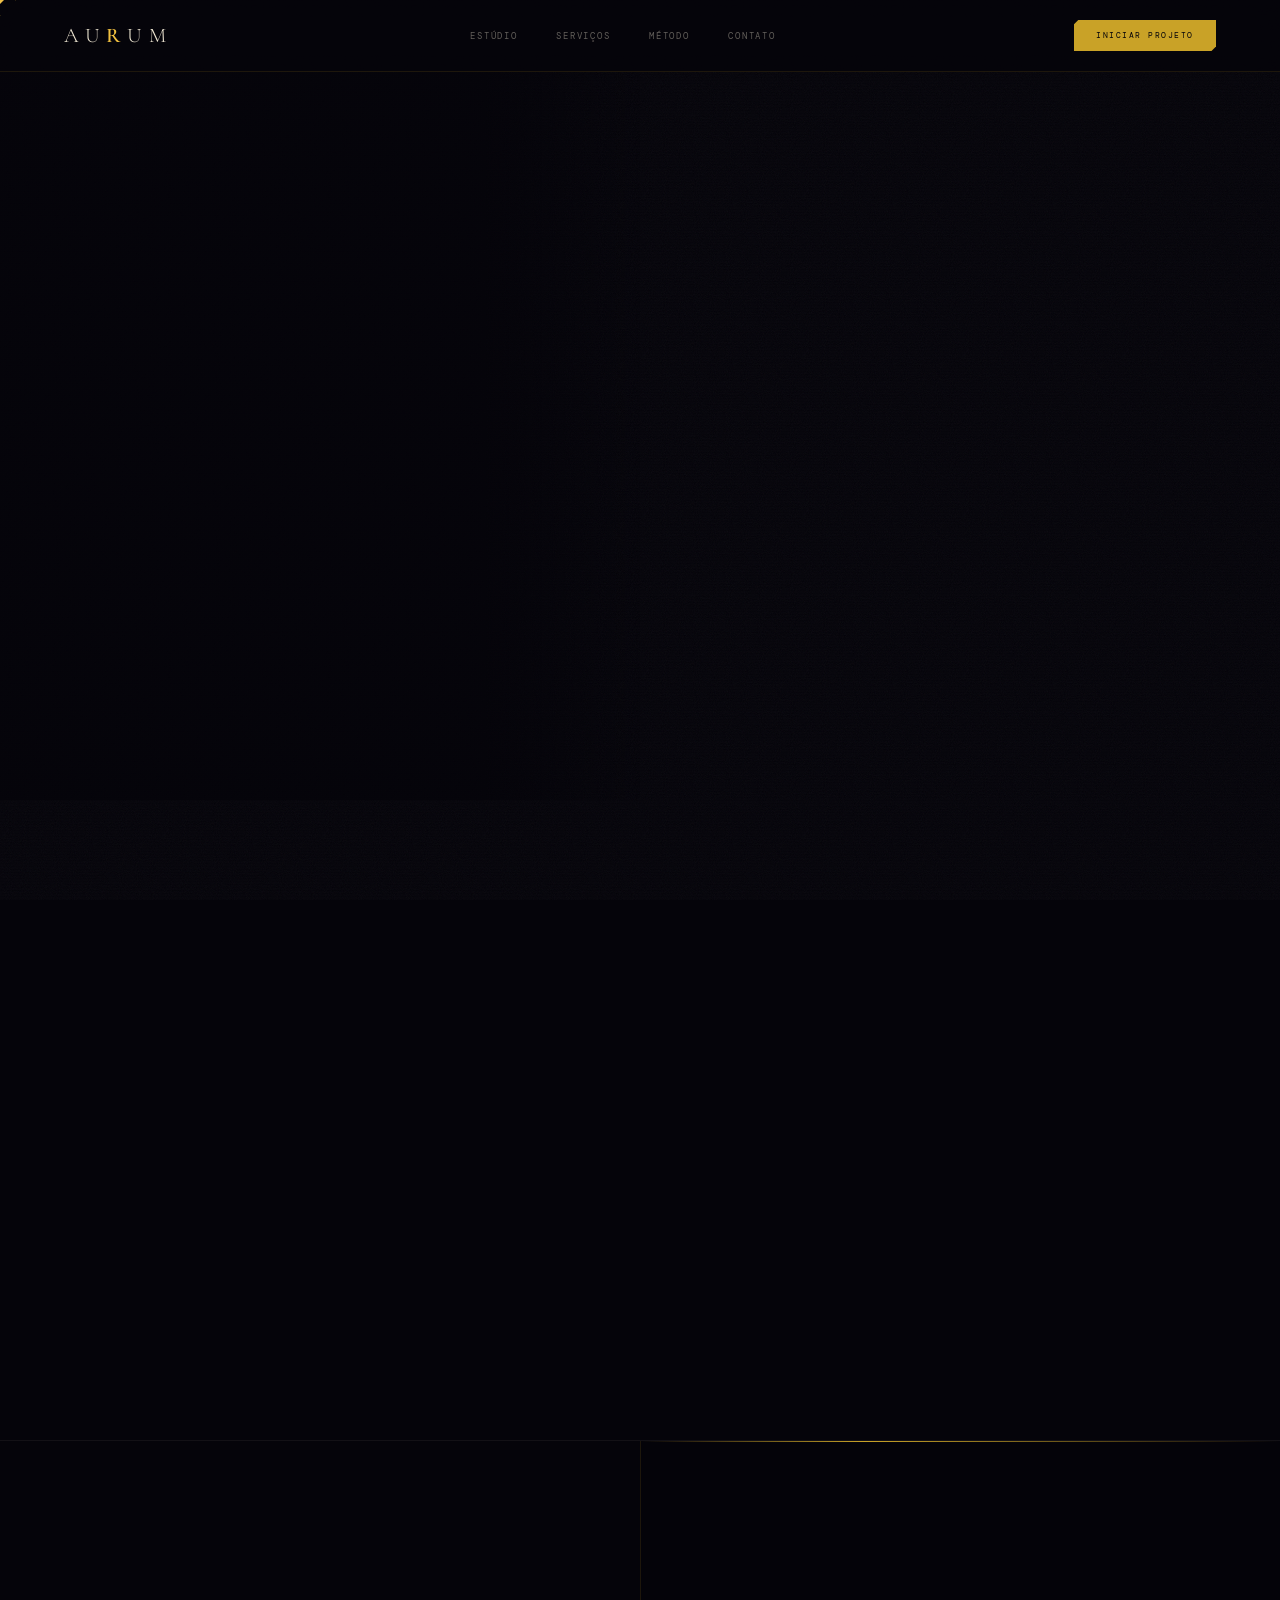
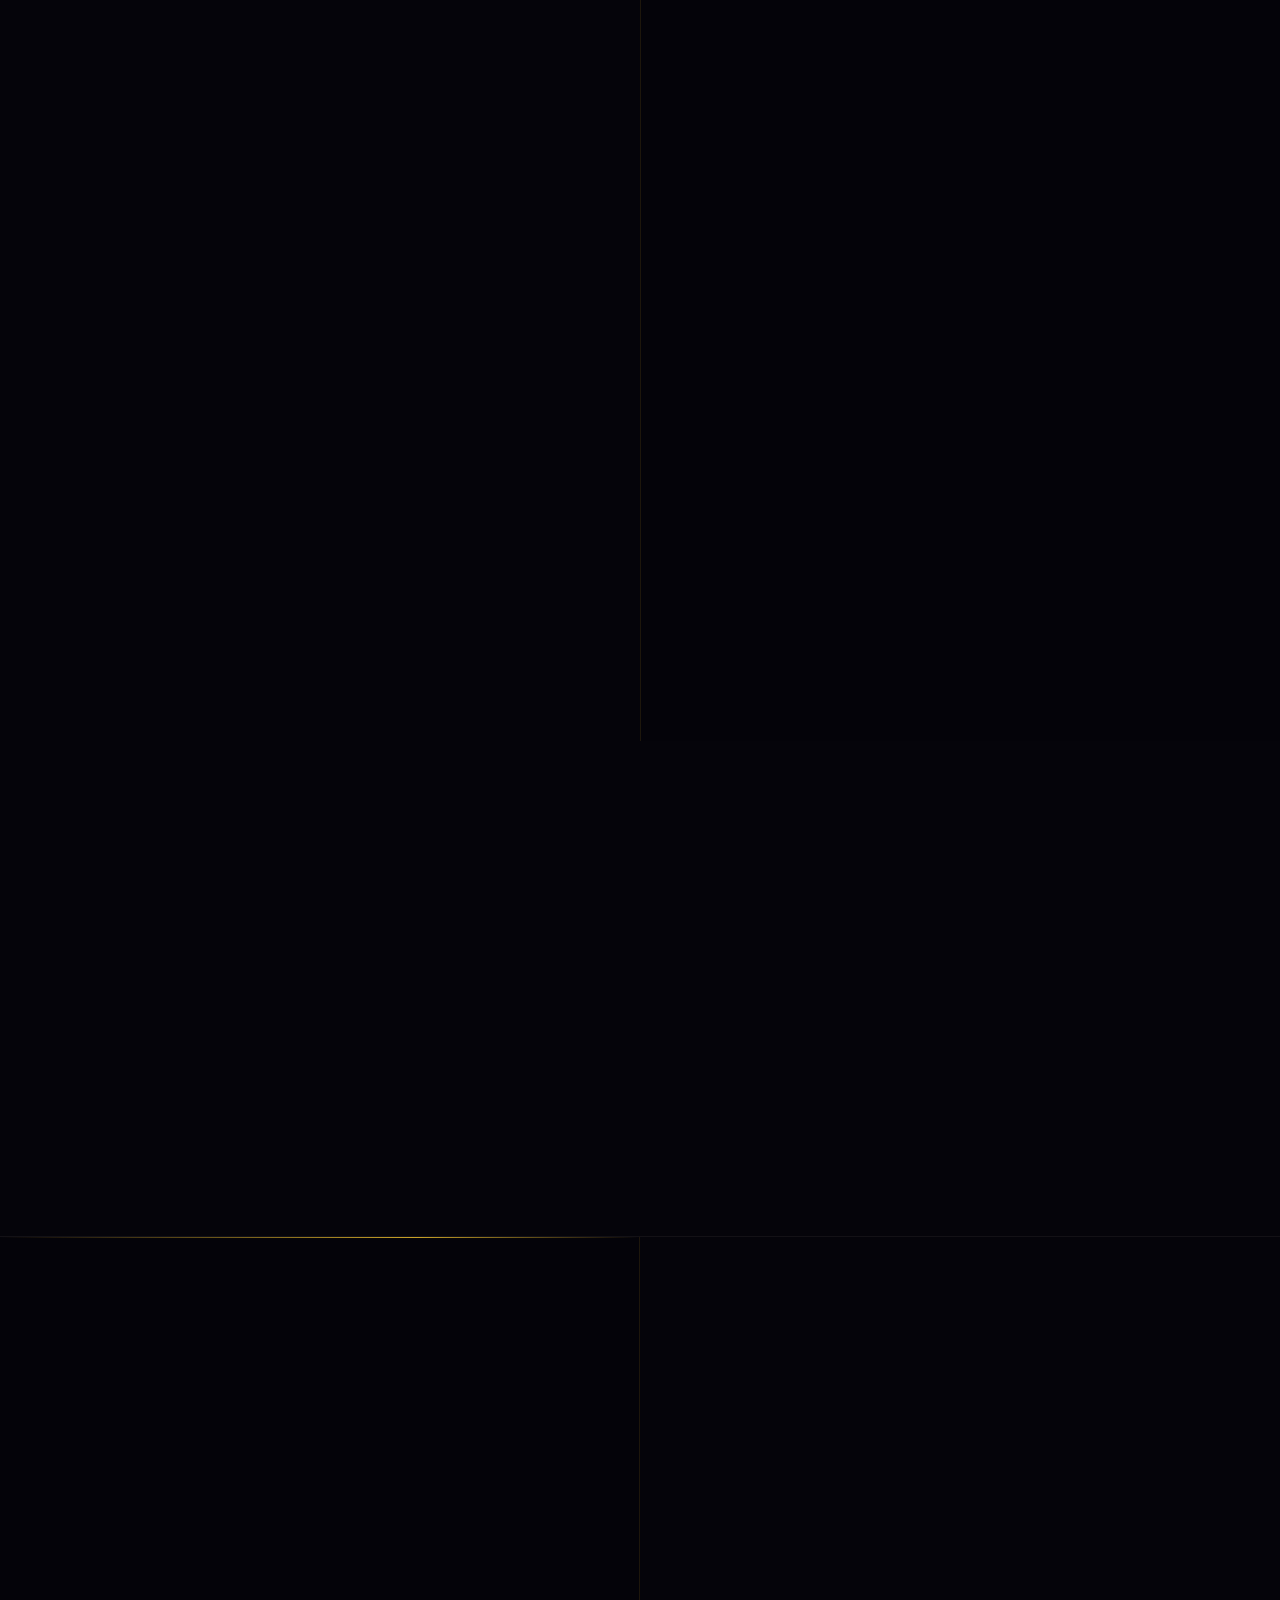
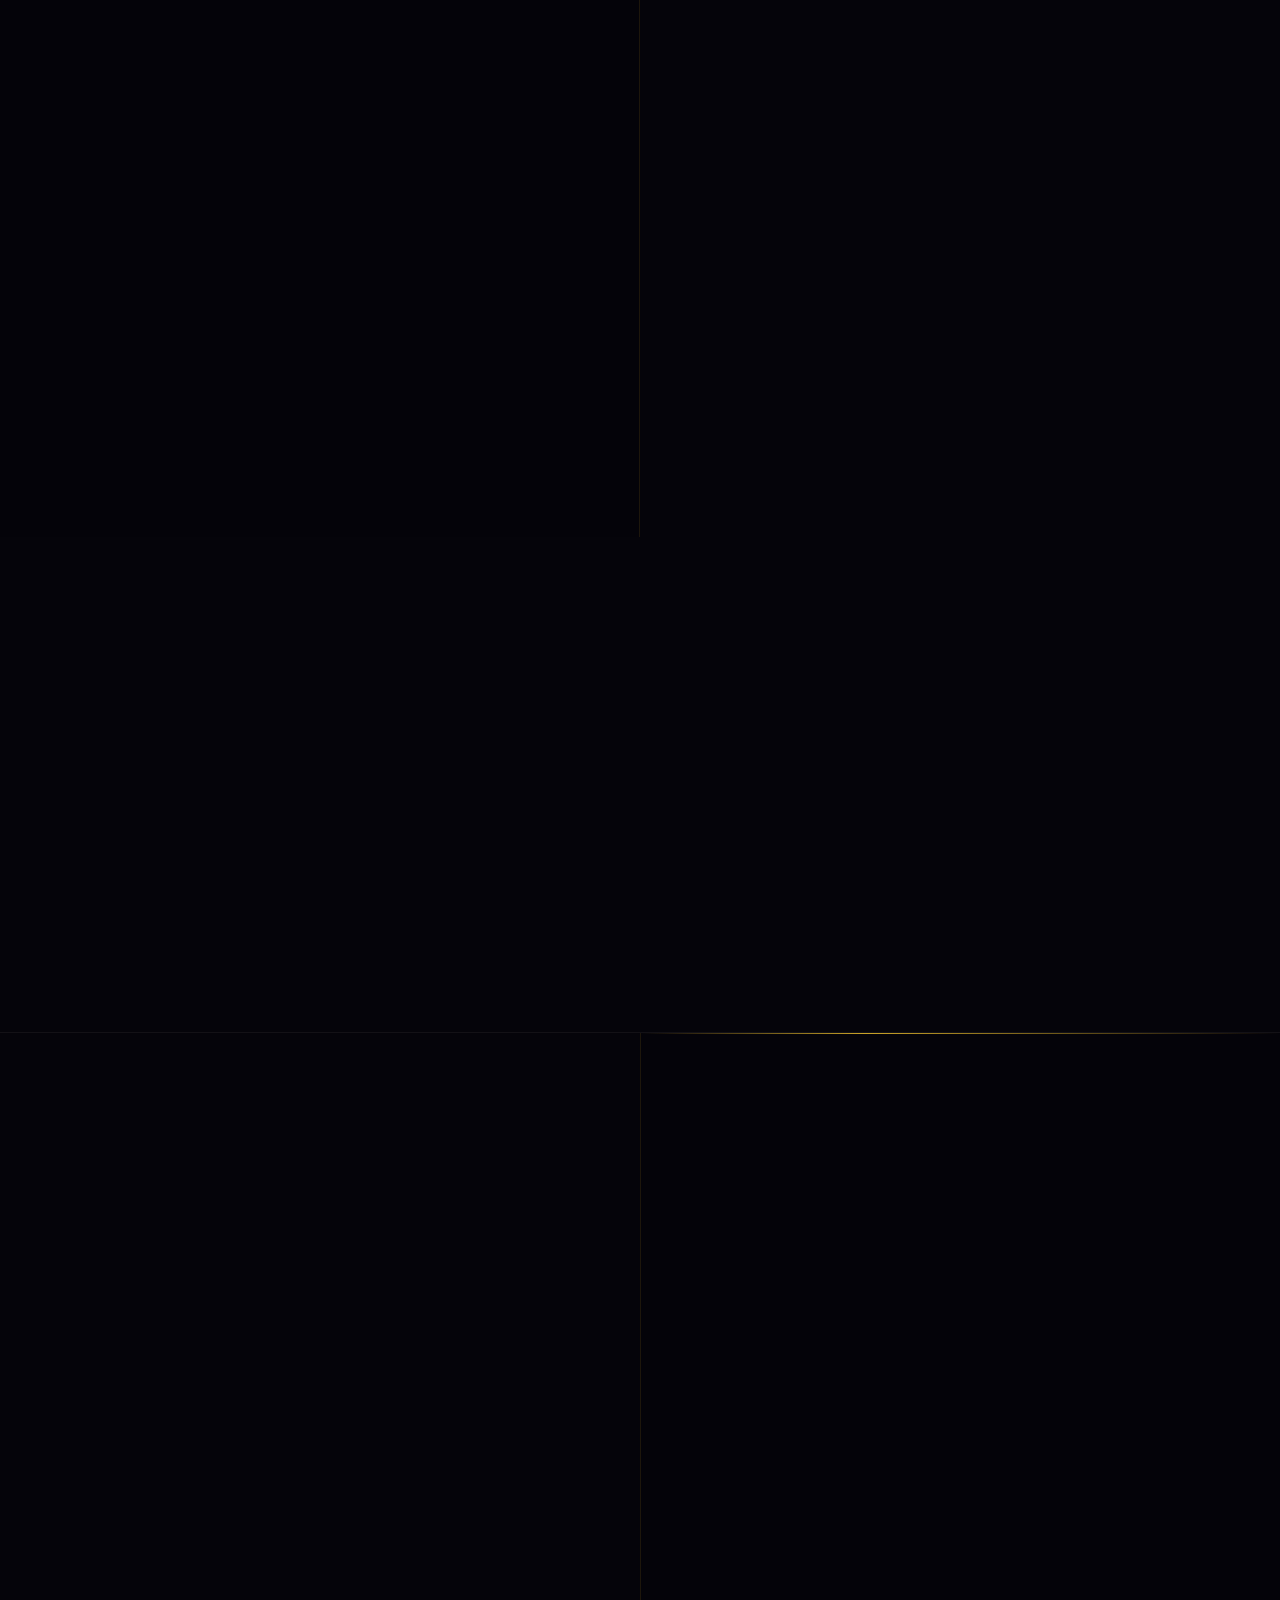
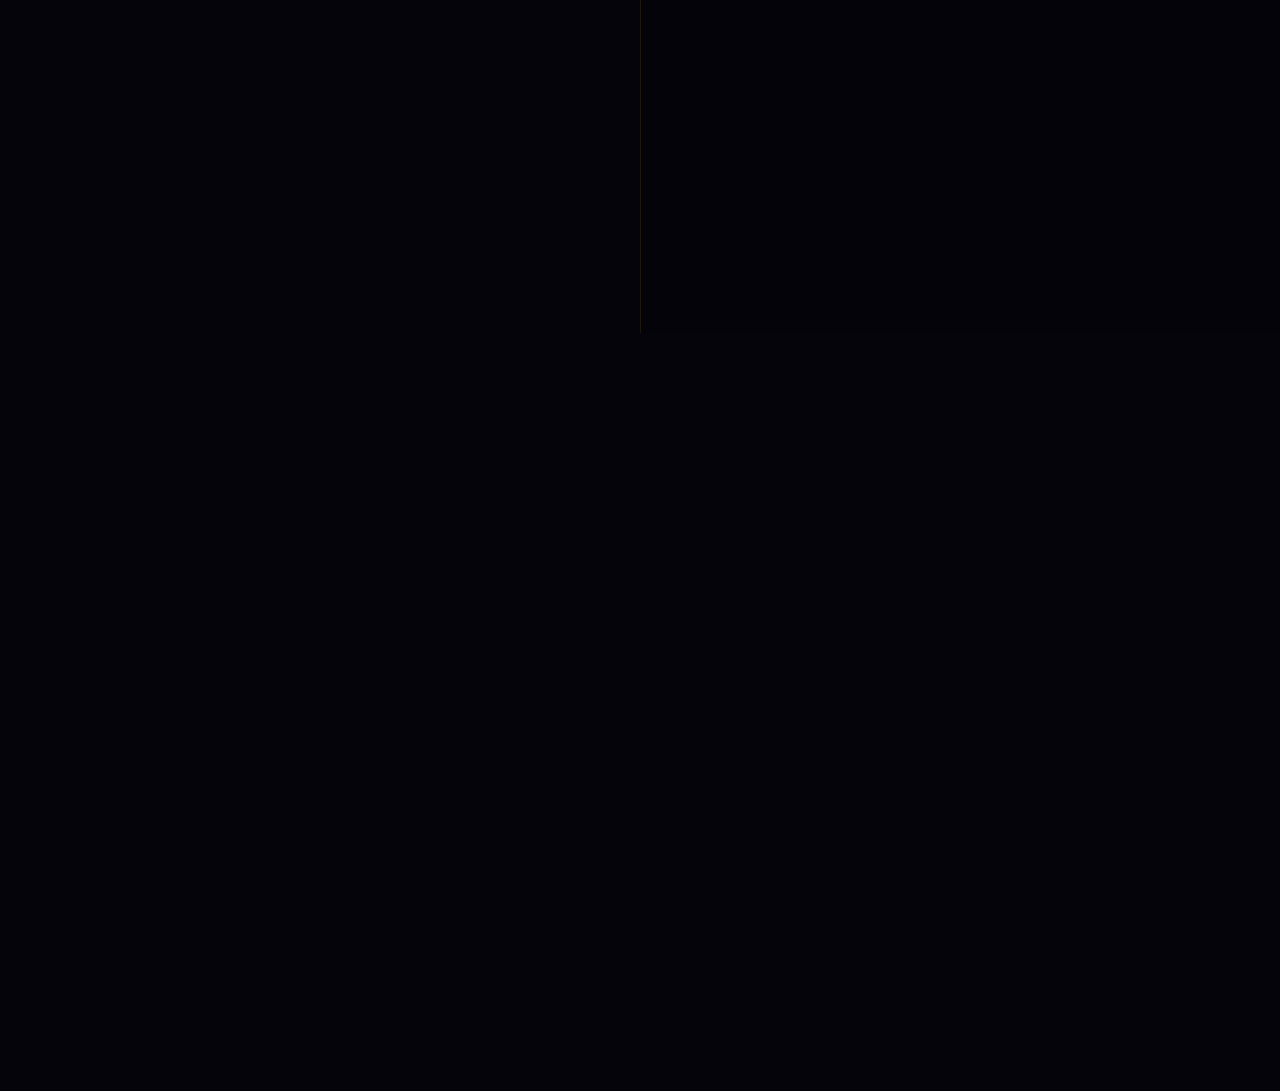
<file: aurum-studio-v3.html>
<!DOCTYPE html>
<html lang="pt-BR">
<head>
  <meta charset="UTF-8"/>
  <meta name="viewport" content="width=device-width, initial-scale=1.0"/>
  <title>AURUM Studio — Design & Branding · 2026</title>
  <meta name="description" content="Branding e design de alto padrão. Criamos identidades que carregam peso, beleza e permanência."/>
  <link rel="preconnect" href="https://fonts.googleapis.com"/>
  <link rel="preconnect" href="https://fonts.gstatic.com" crossorigin/>
  <link href="https://fonts.googleapis.com/css2?family=Cormorant+Garamond:ital,wght@0,300;0,600;0,700;1,300;1,600&family=DM+Mono:wght@300;400;500&display=swap" rel="stylesheet"/>

  <style>
  /* ═══════════════════════════════════════
     TOKENS
  ═══════════════════════════════════════ */
  :root {
    --bg:         #05040a;
    --surface:    rgba(5,4,10,.82);
    --surface2:   rgba(5,4,10,.65);
    --text:       #f0e8d4;
    --text-dim:   rgba(240,232,212,.40);
    --text-muted: rgba(240,232,212,.22);
    --gold:       #c9a227;
    --gold-bright:#f0c040;
    --gold-pale:  #ffeab0;
    --fire-red:   #ff3010;
    --fire-org:   #ff7a00;
    --fire-yel:   #ffc820;
    --border:     rgba(201,162,39,.12);
    --border2:    rgba(240,232,212,.06);
    --serif:      'Cormorant Garamond', Georgia, serif;
    --mono:       'DM Mono', monospace;

    /* spacing */
    --nav-h:      4.5rem;
    --pad-x:      clamp(1.5rem, 5vw, 4rem);
    --pad-x-sm:   clamp(1rem, 4vw, 2rem);
  }

  *, *::before, *::after { box-sizing: border-box; margin: 0; padding: 0; }
  html { scroll-behavior: auto; font-size: 16px; }

  body {
    background: var(--bg);
    color: var(--text);
    font-family: var(--serif);
    overflow-x: hidden;
    cursor: none;
    -webkit-font-smoothing: antialiased;
  }

  /* Grain */
  body::before {
    content: '';
    position: fixed; inset: 0; z-index: 3; pointer-events: none;
    opacity: .045;
    background-image: url("data:image/svg+xml,%3Csvg viewBox='0 0 200 200' xmlns='http://www.w3.org/2000/svg'%3E%3Cfilter id='n'%3E%3CfeTurbulence type='fractalNoise' baseFrequency='.85' numOctaves='4' stitchTiles='stitch'/%3E%3C/filter%3E%3Crect width='100%25' height='100%25' filter='url(%23n)'/%3E%3C/svg%3E");
    background-size: 160px;
  }

  /* ═══════════════════════════════════════
     CURSOR (hidden on touch)
  ═══════════════════════════════════════ */
  #cur, #cur-r {
    position: fixed; z-index: 9999; pointer-events: none;
    transform: translate(-50%,-50%);
  }
  #cur {
    width: 8px; height: 8px;
    background: var(--gold-bright);
    clip-path: polygon(50% 0%,100% 50%,50% 100%,0% 50%); /* diamond */
    mix-blend-mode: screen;
    transition: width .2s, height .2s;
  }
  #cur-r {
    width: 32px; height: 32px;
    border: 1px solid rgba(201,162,39,.35);
    clip-path: polygon(50% 0%,100% 50%,50% 100%,0% 50%);
    transition: width .3s, height .3s, border-color .3s;
  }
  @media (hover: none) { #cur, #cur-r { display: none; } body { cursor: auto; } }
  body:has(a:hover,button:hover) #cur   { width: 14px; height: 14px; }
  body:has(a:hover,button:hover) #cur-r { width: 50px; height: 50px; border-color: var(--gold-bright); }

  /* ═══════════════════════════════════════
     CANVAS — fixed, full viewport
  ═══════════════════════════════════════ */
  .webgl {
    position: fixed; inset: 0;
    width: 100%; height: 100%; z-index: 0;
  }

  /* Fine scanlines */
  .scanlines {
    position: fixed; inset: 0; z-index: 4; pointer-events: none; opacity: .10;
    background: repeating-linear-gradient(
      to bottom,
      transparent 0, transparent 2px,
      rgba(0,0,0,.18) 2px, rgba(0,0,0,.18) 3px
    );
  }

  /* ═══════════════════════════════════════
     NAV
  ═══════════════════════════════════════ */
  nav {
    position: fixed; top: 0; left: 0; right: 0; z-index: 300;
    height: var(--nav-h);
    display: flex; align-items: center; justify-content: space-between;
    padding: 0 var(--pad-x);
    background: var(--surface);
    backdrop-filter: blur(18px); -webkit-backdrop-filter: blur(18px);
    border-bottom: 1px solid var(--border);
  }
  .nav-logo {
    font-family: var(--serif); font-weight: 300;
    font-size: clamp(1.05rem,2.2vw,1.3rem);
    letter-spacing: .32em; text-transform: uppercase;
    color: var(--text); text-decoration: none; cursor: none;
  }
  .nav-logo b { color: var(--gold-bright); font-weight: 600; }

  .nav-links {
    display: flex; gap: clamp(1.2rem,3vw,2.8rem); align-items: center;
  }
  .nav-link {
    font-family: var(--mono); font-size: clamp(.5rem,.7vw,.62rem);
    letter-spacing: .2em; text-transform: uppercase;
    color: var(--text-dim); text-decoration: none; cursor: none;
    transition: color .25s;
    white-space: nowrap;
  }
  .nav-link:hover { color: var(--gold-bright); }

  .nav-cta {
    font-family: var(--mono); font-size: clamp(.5rem,.65vw,.6rem);
    letter-spacing: .18em; text-transform: uppercase;
    color: var(--bg); background: var(--gold);
    padding: .65rem 1.4rem; border: none; cursor: none;
    clip-path: polygon(5px 0,100% 0,100% calc(100% - 5px),calc(100% - 5px) 100%,0 100%,0 5px);
    transition: background .25s, transform .2s; white-space: nowrap;
  }
  .nav-cta:hover { background: var(--gold-bright); transform: translateY(-1px); }

  /* Mobile nav — hide links, keep logo + cta */
  @media (max-width: 680px) {
    .nav-links { display: none; }
  }
  @media (max-width: 400px) {
    .nav-cta { display: none; }
  }

  /* ═══════════════════════════════════════
     HUD — top-left corner bracket
  ═══════════════════════════════════════ */
  .hud-tl {
    position: fixed; top: calc(var(--nav-h) + 1.2rem); left: var(--pad-x);
    z-index: 200; pointer-events: none; opacity: 0;
  }
  .hud-tl svg { display: block; }
  .hud-data {
    margin-top: .6rem;
    font-family: var(--mono); font-size: .48rem;
    letter-spacing: .1em; color: var(--text-muted); line-height: 2.1;
  }

  /* Progress dots — right edge */
  .prog-dots {
    position: fixed; right: var(--pad-x-sm); top: 50%;
    transform: translateY(-50%);
    z-index: 200; display: flex; flex-direction: column; gap: 1rem;
    opacity: 0;
  }
  .pd {
    width: 4px; height: 4px;
    background: var(--text-muted);
    clip-path: polygon(50% 0%,100% 50%,50% 100%,0% 50%);
    transition: background .35s, transform .35s;
    cursor: none;
  }
  .pd.on { background: var(--gold-bright); transform: scale(1.9); }
  @media (max-width: 680px) { .prog-dots { display: none; } }

  /* ═══════════════════════════════════════
     LAYOUT — Content z-index layer
  ═══════════════════════════════════════ */
  .page { position: relative; z-index: 10; pointer-events: none; }

  /* ═══════════════════════════════════════
     HERO SECTION
  ═══════════════════════════════════════ */
  #s-hero {
    min-height: 100vh;
    padding-top: var(--nav-h);
    display: grid;
    /* Desktop: text left 50%, right 50% empty (3D lives there) */
    grid-template-columns: 1fr 1fr;
    grid-template-rows: 1fr auto;
    position: relative;
    margin-bottom: 60vh;
  }
  .hero-text {
    grid-column: 1;
    display: flex; flex-direction: column; justify-content: center;
    padding: clamp(3rem,6vh,6rem) var(--pad-x);
    background: linear-gradient(to right, var(--surface) 75%, transparent 100%);
  }
  .hero-spacer { grid-column: 2; } /* 3D renders here */

  .hero-eye {
    font-family: var(--mono); font-size: clamp(.52rem,.75vw,.65rem);
    letter-spacing: .32em; text-transform: uppercase;
    color: var(--gold); margin-bottom: 1.6rem;
    display: flex; align-items: center; gap: .9rem;
    opacity: 0; transform: translateY(14px);
  }
  .hero-eye::before {
    content: ''; display: block;
    width: 1.8rem; height: 1px; background: var(--gold);
  }

  .hero-h1 {
    font-family: var(--serif); font-weight: 300;
    font-size: clamp(3rem,6.5vw,7.5rem);
    line-height: .88; letter-spacing: -.015em;
    opacity: 0; transform: translateY(28px);
  }
  .hero-h1 em { font-style: italic; color: var(--gold-bright); }
  .hero-h1 .lt { color: var(--text-dim); display: block; }
  .hero-h1 .bd { font-weight: 700; display: block; }

  .hero-sub {
    font-family: var(--mono); font-size: clamp(.72rem,.9vw,.82rem);
    line-height: 1.85; color: var(--text-dim);
    max-width: 36ch; margin-top: 1.8rem;
    opacity: 0; transform: translateY(14px);
  }

  .hero-actions {
    display: flex; flex-wrap: wrap; gap: 1.2rem;
    margin-top: 2.8rem;
    opacity: 0; transform: translateY(14px);
    pointer-events: all;
  }
  .btn-primary {
    font-family: var(--mono); font-size: clamp(.56rem,.75vw,.65rem);
    letter-spacing: .18em; text-transform: uppercase;
    color: var(--bg); background: linear-gradient(135deg, var(--gold-bright), var(--gold));
    padding: 1rem 2.4rem; border: none; cursor: none;
    clip-path: polygon(7px 0,100% 0,100% calc(100% - 7px),calc(100% - 7px) 100%,0 100%,0 7px);
    transition: opacity .25s, transform .2s;
  }
  .btn-primary:hover { opacity: .82; transform: translateY(-2px); }

  .btn-ghost {
    font-family: var(--serif); font-style: italic;
    font-size: clamp(.82rem,1.1vw,.95rem);
    color: var(--text-dim); text-decoration: none; cursor: none;
    display: flex; align-items: center; gap: .5rem;
    border-bottom: 1px solid var(--border);
    padding-bottom: .15rem;
    transition: color .25s, border-color .25s;
    pointer-events: all;
  }
  .btn-ghost:hover { color: var(--gold-bright); border-color: var(--gold); }
  .btn-ghost svg { transition: transform .3s; }
  .btn-ghost:hover svg { transform: translateX(4px); }

  /* Scroll cue — bottom center of hero */
  .scroll-cue {
    grid-column: 1 / -1;
    display: flex; flex-direction: column; align-items: center;
    padding-bottom: 2.5rem; gap: .6rem;
    font-family: var(--mono); font-size: .5rem;
    letter-spacing: .25em; text-transform: uppercase;
    color: var(--text-muted); opacity: 0; pointer-events: none;
  }
  .scroll-cue-line {
    width: 1px; height: 40px;
    background: linear-gradient(to bottom, var(--gold), transparent);
    animation: drip 1.8s ease-in-out infinite;
  }
  @keyframes drip { 0%,100%{transform:scaleY(1);opacity:.6} 50%{transform:scaleY(1.3);opacity:1} }

  /* Mobile hero */
  @media (max-width: 768px) {
    #s-hero {
      grid-template-columns: 1fr;
      grid-template-rows: auto 40vh auto;
    }
    .hero-spacer { order: -1; min-height: 40vh; }
    .hero-text {
      grid-column: 1;
      background: var(--surface);
      padding: 2.5rem var(--pad-x-sm);
    }
    .hero-h1 { font-size: clamp(2.4rem,9vw,4.5rem); }
    .hero-sub { font-size: clamp(.7rem,3.5vw,.8rem); }
  }
  @media (max-width: 480px) {
    .hero-h1 { font-size: clamp(2rem,11vw,3.5rem); }
    .btn-primary { padding: .9rem 1.8rem; }
  }

  /* ═══════════════════════════════════════
     SHARED SECTION STYLES
  ═══════════════════════════════════════ */
  .rule { width: 100%; height: 1px; background: var(--border2); pointer-events: none; }

  /* Split: alternating text left/right with 3D on opposite */
  .split {
    min-height: 100vh; margin-bottom: 55vh;
    display: grid; grid-template-columns: 1fr 1fr;
    position: relative;
  }
  .split:last-of-type { margin-bottom: 10vh; }
  .void-col { min-height: 100vh; } /* 3D side */

  .panel {
    display: flex; flex-direction: column; justify-content: center;
    padding: clamp(3.5rem,7vh,7rem) clamp(2.5rem,5vw,5rem);
    background: var(--surface2);
    backdrop-filter: blur(10px); -webkit-backdrop-filter: blur(10px);
    border-left: 1px solid var(--border);
    position: relative;
  }
  .panel::before {
    content: ''; position: absolute; top: 0; left: 0; right: 0; height: 1px;
    background: linear-gradient(to right, transparent, var(--gold) 35%, transparent);
  }
  .panel.right { border-left: none; border-right: 1px solid var(--border); }
  .panel.right::before { background: linear-gradient(to left, transparent, var(--gold) 35%, transparent); }

  /* Section number */
  .s-num {
    font-family: var(--mono); font-size: .48rem;
    letter-spacing: .22em; color: var(--text-muted);
    margin-bottom: 2.5rem; opacity: 0;
  }
  /* Section eyebrow */
  .s-eye {
    font-family: var(--mono); font-size: clamp(.54rem,.75vw,.63rem);
    letter-spacing: .28em; text-transform: uppercase;
    color: var(--gold); margin-bottom: 1rem;
    opacity: 0; transform: translateY(14px);
  }
  /* Section heading */
  h2.s-h2 {
    font-family: var(--serif); font-weight: 300;
    font-size: clamp(2rem,4vw,4rem);
    line-height: .9; letter-spacing: -.01em;
    margin-bottom: 1.8rem; opacity: 0; transform: translateY(22px);
  }
  h2.s-h2 em { font-style: italic; color: var(--gold-bright); }
  h2.s-h2 strong { font-weight: 700; }
  /* Section body */
  p.s-body {
    font-family: var(--mono); font-size: clamp(.7rem,.88vw,.78rem);
    line-height: 1.9; color: var(--text-dim); max-width: 34ch;
    margin-bottom: 2.2rem; opacity: 0; transform: translateY(12px);
  }

  /* Stats */
  .stats {
    display: grid; grid-template-columns: repeat(3,1fr);
    border-top: 1px solid var(--border2); padding-top: 2rem;
    gap: 1.5rem 0; opacity: 0; transform: translateY(12px);
  }
  .stat-n {
    font-family: var(--serif); font-weight: 700;
    font-size: clamp(1.8rem,3vw,2.5rem); line-height: 1;
    background: linear-gradient(135deg, var(--gold-pale), var(--gold));
    -webkit-background-clip: text; -webkit-text-fill-color: transparent;
    background-clip: text;
  }
  .stat-l {
    font-family: var(--mono); font-size: .5rem;
    letter-spacing: .18em; text-transform: uppercase;
    color: var(--text-muted); margin-top: .4rem;
  }

  /* Feature list */
  .flist { list-style: none; border-top: 1px solid var(--border2); opacity: 0; transform: translateY(12px); }
  .flist li {
    display: flex; align-items: center; gap: .9rem;
    padding: .95rem 0; border-bottom: 1px solid var(--border2);
    font-family: var(--serif); font-style: italic;
    font-size: clamp(.82rem,1vw,.92rem); color: var(--text-dim);
    transition: color .3s, padding-left .3s; cursor: default;
  }
  .flist li::before { content: '◆'; color: var(--gold); font-size: .32rem; flex-shrink: 0; }
  .flist li:hover { color: var(--text); padding-left: .45rem; }

  /* Mobile split */
  @media (max-width: 768px) {
    .split { grid-template-columns: 1fr; margin-bottom: 30vh; }
    .void-col { display: none; }
    .panel { border: none; border-top: 1px solid var(--border); }
    .panel.right { border-right: none; }
    h2.s-h2 { font-size: clamp(1.8rem,7vw,3rem); }
    p.s-body { font-size: clamp(.68rem,3.5vw,.78rem); max-width: 100%; }
  }

  /* ═══════════════════════════════════════
     FOOTER CTA
  ═══════════════════════════════════════ */
  #cta {
    position: relative; z-index: 10;
    display: flex; flex-direction: column; align-items: center;
    justify-content: center; text-align: center;
    min-height: 65vh; padding: 4rem var(--pad-x);
    border-top: 1px solid var(--border);
    background: var(--surface);
    opacity: 0;
  }
  #cta::before {
    content: ''; position: absolute; top: 0; left: 8%; right: 8%; height: 1px;
    background: linear-gradient(to right, transparent, var(--gold) 50%, transparent);
  }
  .cta-tag {
    font-family: var(--mono); font-size: clamp(.52rem,.7vw,.6rem);
    letter-spacing: .35em; text-transform: uppercase;
    color: var(--gold); margin-bottom: 2.2rem;
  }
  .cta-h {
    font-family: var(--serif); font-weight: 300;
    font-size: clamp(2.5rem,7vw,8rem); line-height: .88;
  }
  .cta-h em  { font-style: italic; color: var(--gold-bright); display: block; }
  .cta-h strong { font-weight: 700; display: block; }
  .cta-actions {
    display: flex; flex-wrap: wrap; gap: 1.5rem;
    margin-top: 3.5rem; justify-content: center;
    pointer-events: all;
  }
  @media (max-width: 480px) {
    .cta-actions { flex-direction: column; align-items: center; }
  }

  /* ═══════════════════════════════════════
     FOOTER
  ═══════════════════════════════════════ */
  footer {
    position: relative; z-index: 10;
    border-top: 1px solid var(--border2);
    padding: clamp(2rem,4vh,3rem) var(--pad-x);
    display: flex; justify-content: space-between; align-items: center;
    background: var(--surface); opacity: 0;
  }
  .f-copy {
    font-family: var(--mono); font-size: clamp(.48rem,.6vw,.55rem);
    letter-spacing: .18em; color: var(--text-muted);
  }
  .f-links { display: flex; gap: clamp(1.2rem,3vw,2.5rem); }
  .f-link {
    font-family: var(--mono); font-size: clamp(.48rem,.6vw,.55rem);
    letter-spacing: .18em; text-transform: uppercase;
    color: var(--text-muted); text-decoration: none; cursor: none;
    transition: color .25s;
  }
  .f-link:hover { color: var(--gold-bright); }
  @media (max-width: 600px) {
    footer { flex-direction: column; gap: 1.5rem; text-align: center; }
    .f-links { flex-wrap: wrap; justify-content: center; }
  }
  </style>
</head>
<body>

  <canvas class="webgl"></canvas>
  <div class="scanlines"></div>
  <div id="cur"></div>
  <div id="cur-r"></div>

  <!-- ── NAV ─────────────────────── -->
  <nav>
    <a href="#" class="nav-logo">AU<b>R</b>UM</a>
    <div class="nav-links">
      <a href="#s-about"   class="nav-link">Estúdio</a>
      <a href="#s-service" class="nav-link">Serviços</a>
      <a href="#s-method"  class="nav-link">Método</a>
      <a href="#cta"       class="nav-link">Contato</a>
    </div>
    <button class="nav-cta" onclick="document.querySelector('#cta').scrollIntoView({behavior:'smooth'})">
      Iniciar projeto
    </button>
  </nav>

  <!-- ── HUD ─────────────────────── -->
  <div class="hud-tl" id="hud">
    <svg width="28" height="28" fill="none">
      <path d="M1 27V1h27" stroke="rgba(201,162,39,.3)" stroke-width="1"/>
    </svg>
    <div class="hud-data" id="hud-data">
      ♥ AURUM HEART<br/>
      CURVA: 512 pts<br/>
      FOGO: 900 ptcls<br/>
      φ 000.00°
    </div>
  </div>

  <!-- ── PROGRESS DOTS ────────────── -->
  <div class="prog-dots" id="prog-dots">
    <div class="pd on"  data-i="0"></div>
    <div class="pd"     data-i="1"></div>
    <div class="pd"     data-i="2"></div>
    <div class="pd"     data-i="3"></div>
  </div>

  <!-- ══════════ PAGE CONTENT ══════════ -->
  <div class="page">

    <!-- HERO -->
    <section id="s-hero">
      <div class="hero-text">
        <p class="hero-eye">Estúdio de Design · 2026</p>
        <h1 class="hero-h1">
          <span class="lt">Criamos</span>
          <span class="bd"><em>marcas</em><br/>que duram.</span>
        </h1>
        <p class="hero-sub">
          Branding e design de alto padrão para empresas que recusam mediocridade. Cada trabalho é único, preciso e permanente.
        </p>
        <div class="hero-actions">
          <button class="btn-primary">Ver projetos</button>
          <a href="#s-about" class="btn-ghost">
            Conhecer o estúdio
            <svg width="14" height="10" viewBox="0 0 14 10" fill="none">
              <path d="M1 5h12M8 1l5 4-5 4" stroke="currentColor" stroke-width="1.2" stroke-linecap="round"/>
            </svg>
          </a>
        </div>
      </div>
      <div class="hero-spacer"></div>

      <div class="scroll-cue" id="scroll-cue">
        <div class="scroll-cue-line"></div>
        <span>role para explorar</span>
      </div>
    </section>

    <div class="rule"></div>

    <!-- ABOUT -->
    <section id="s-about" class="split">
      <div class="void-col"></div>
      <div class="panel">
        <div class="s-num">01 / 03</div>
        <p class="s-eye">// Estúdio</p>
        <h2 class="s-h2">Arte,<br/><em>estratégia</em><br/>e <strong>alma.</strong></h2>
        <p class="s-body">Não somos apenas um estúdio de design. Somos parceiros na construção de legados visuais — identidades que comunicam autoridade antes de qualquer palavra.</p>
        <div class="stats">
          <div><div class="stat-n">120+</div><div class="stat-l">Projetos</div></div>
          <div><div class="stat-n">9</div><div class="stat-l">Prêmios</div></div>
          <div><div class="stat-n">14</div><div class="stat-l">Anos</div></div>
        </div>
      </div>
    </section>

    <div class="rule"></div>

    <!-- SERVICES -->
    <section id="s-service" class="split">
      <div class="panel right">
        <div class="s-num">02 / 03</div>
        <p class="s-eye">// Serviços</p>
        <h2 class="s-h2">O que<br/><em>fazemos</em><br/><strong>com maestria.</strong></h2>
        <p class="s-body">Cada disciplina praticada com profundidade e comprometimento absoluto com a excelência do resultado.</p>
        <ul class="flist">
          <li>Identidade Visual & Sistema de Marca</li>
          <li>Design Editorial & Tipografia</li>
          <li>Websites Premium & Experiências Web</li>
          <li>Motion Design & Animação 3D</li>
          <li>Estratégia de Marca & Naming</li>
        </ul>
      </div>
      <div class="void-col"></div>
    </section>

    <div class="rule"></div>

    <!-- METHOD -->
    <section id="s-method" class="split">
      <div class="void-col"></div>
      <div class="panel">
        <div class="s-num">03 / 03</div>
        <p class="s-eye">// Método</p>
        <h2 class="s-h2">Rigor<br/>em cada<br/><em>detalhe.</em></h2>
        <p class="s-body">Nossa abordagem une pesquisa profunda, conceito autoral e execução técnica impecável. O processo é tão cuidadoso quanto o resultado.</p>
        <ul class="flist">
          <li>Imersão & Diagnóstico de Marca</li>
          <li>Conceito & Direção de Arte</li>
          <li>Design & Refinamento Iterativo</li>
          <li>Entrega & Manual de Identidade</li>
          <li>Suporte & Evolução Contínua</li>
        </ul>
      </div>
    </section>

  </div><!-- /page -->

  <!-- ── FOOTER CTA ───────────────── -->
  <div id="cta">
    <p class="cta-tag">// Próxima obra-prima</p>
    <div class="cta-h">
      <em>Vamos criar</em>
      <strong>juntos?</strong>
    </div>
    <div class="cta-actions">
      <button class="btn-primary">Começar agora</button>
      <a href="mailto:oi@aurumstudio.com" class="btn-ghost">
        oi@aurumstudio.com
        <svg width="14" height="10" viewBox="0 0 14 10" fill="none">
          <path d="M1 5h12M8 1l5 4-5 4" stroke="currentColor" stroke-width="1.2" stroke-linecap="round"/>
        </svg>
      </a>
    </div>
  </div>

  <!-- ── FOOTER ────────────────────── -->
  <footer id="site-footer">
    <span class="f-copy">© 2026 AURUM STUDIO — Arte e precisão em cada marca</span>
    <nav class="f-links">
      <a href="#" class="f-link">Behance</a>
      <a href="#" class="f-link">Instagram</a>
      <a href="#" class="f-link">LinkedIn</a>
      <a href="#" class="f-link">Contato</a>
    </nav>
  </footer>

  <!-- ═══════════ IMPORT MAP ═══════════ -->
  <script type="importmap">
  {
    "imports": {
      "three":              "https://esm.sh/three@0.163.0",
      "three/addons/":      "https://esm.sh/three@0.163.0/examples/jsm/",
      "gsap":               "https://esm.sh/gsap@3.12.5",
      "gsap/ScrollTrigger": "https://esm.sh/gsap@3.12.5/ScrollTrigger",
      "lenis":              "https://esm.sh/lenis@1.1.14"
    }
  }
  </script>

  <!-- ═══════════ THREE.JS ═══════════ -->
  <script type="module">
  import * as THREE from 'three';
  import { EffectComposer }  from 'three/addons/postprocessing/EffectComposer.js';
  import { RenderPass }      from 'three/addons/postprocessing/RenderPass.js';
  import { UnrealBloomPass } from 'three/addons/postprocessing/UnrealBloomPass.js';
  import { ShaderPass }      from 'three/addons/postprocessing/ShaderPass.js';
  import { FXAAShader }      from 'three/addons/shaders/FXAAShader.js';
  import gsap from 'gsap';
  import { ScrollTrigger } from 'gsap/ScrollTrigger';

  gsap.registerPlugin(ScrollTrigger);

  /* ─────────────────────────────────────
     UTILS
  ───────────────────────────────────── */
  const isMobile = () => window.innerWidth <= 768;

  /* ─────────────────────────────────────
     SCENE
  ───────────────────────────────────── */
  const scene = new THREE.Scene();
  scene.background = new THREE.Color(0x05040a);

  /* Groups — clean hierarchy */
  const worldGrp  = new THREE.Group(); // scroll-driven
  const orbitGrp  = new THREE.Group(); // mouse parallax
  const heartGrp  = new THREE.Group(); // idle spin
  scene.add(worldGrp);
  worldGrp.add(orbitGrp);
  orbitGrp.add(heartGrp);

  /* ─────────────────────────────────────
     CAMERA
  ───────────────────────────────────── */
  const camera = new THREE.PerspectiveCamera(44, innerWidth / innerHeight, 0.1, 100);
  camera.position.z = 6;

  /* ─────────────────────────────────────
     RENDERER
  ───────────────────────────────────── */
  const canvas = document.querySelector('.webgl');
  const renderer = new THREE.WebGLRenderer({ canvas, antialias: true, powerPreference: 'high-performance' });
  renderer.setSize(innerWidth, innerHeight);
  renderer.setPixelRatio(Math.min(devicePixelRatio, 2));
  renderer.toneMapping = THREE.ACESFilmicToneMapping;
  renderer.toneMappingExposure = 0.9;

  /* ─────────────────────────────────────
     POST — bloom very controlled
  ───────────────────────────────────── */
  const composer = new EffectComposer(renderer);
  composer.addPass(new RenderPass(scene, camera));

  const bloom = new UnrealBloomPass(
    new THREE.Vector2(innerWidth, innerHeight),
    0.42,  // strength — subtle
    0.60,  // radius
    0.72   // threshold — only brightest pixels
  );
  composer.addPass(bloom);

  const fxaa = new ShaderPass(FXAAShader);
  fxaa.uniforms['resolution'].value.set(1 / innerWidth, 1 / innerHeight);
  composer.addPass(fxaa);

  /* ─────────────────────────────────────
     LIGHTS
  ───────────────────────────────────── */
  scene.add(new THREE.AmbientLight(0xfff8e0, 0.25));
  const key = new THREE.DirectionalLight(0xffd060, 1.8);
  key.position.set(3, 5, 5); scene.add(key);
  const fill = new THREE.DirectionalLight(0xff6010, 0.6);
  fill.position.set(-4, -2, 2); scene.add(fill);

  /* ─────────────────────────────────────
     HEART CURVE — mathematical parametric
     x = 16 sin³(t)
     y = 13cos(t) - 5cos(2t) - 2cos(3t) - cos(4t)
  ───────────────────────────────────── */
  function buildHeartCurvePoints(N = 512, scale = 1.0) {
    const pts = [];
    for (let i = 0; i <= N; i++) {
      const t = (i / N) * Math.PI * 2;
      const x = 16 * Math.pow(Math.sin(t), 3);
      const y = 13 * Math.cos(t) - 5 * Math.cos(2*t) - 2 * Math.cos(3*t) - Math.cos(4*t);
      // normalize: x in [-16,16], y in [-13,13] roughly
      pts.push(new THREE.Vector3(
        (x / 16) * scale,
        (y / 14) * scale - 0.04 * scale, // slight vertical center
        0
      ));
    }
    return pts;
  }

  const HEART_SCALE = isMobile() ? 1.1 : 1.35;
  const heartPts    = buildHeartCurvePoints(512, HEART_SCALE);
  const heartCurve  = new THREE.CatmullRomCurve3(heartPts, true, 'catmullrom', 0.5);

  /* ─────────────────────────────────────
     NEON HEART TUBE — thin wireframe
  ───────────────────────────────────── */
  function barycentricAttr(geo) {
    const g = geo.toNonIndexed();
    const n = g.attributes.position.count;
    const b = new Float32Array(n * 3);
    for (let i = 0; i < n; i += 3) {
      b[i*3]=1; b[(i+1)*3+1]=1; b[(i+2)*3+2]=1;
    }
    g.setAttribute('barycentric', new THREE.BufferAttribute(b, 3));
    return g;
  }

  const uTime = { value: 0.0 };

  /* Gold-fire neon shader for the tube */
  const neonMat = new THREE.ShaderMaterial({
    uniforms: { uTime },
    vertexShader: /* glsl */`
      attribute vec3 barycentric;
      varying vec3 vBary;
      varying vec3 vPos;
      varying float vUV;
      void main() {
        vBary = barycentric;
        vPos  = position;
        /* use x to create a color gradient around the heart */
        vUV   = uv.x;
        gl_Position = projectionMatrix * modelViewMatrix * vec4(position, 1.0);
      }`,
    fragmentShader: /* glsl */`
      varying vec3 vBary;
      varying vec3 vPos;
      varying float vUV;
      uniform float uTime;

      float wire(vec3 b, float w) {
        vec3 d = fwidth(b);
        vec3 a = smoothstep(vec3(0.0), d * w, b);
        return 1.0 - min(a.x, min(a.y, a.z));
      }

      void main() {
        float wf = wire(vBary, 1.3);
        if (wf < 0.015) discard;

        /* shimmer along the heart perimeter */
        float shim = sin(vUV * 62.83 - uTime * 2.2) * 0.5 + 0.5;
        shim = pow(shim, 2.5);

        /* fire palette: deep red → orange → gold */
        vec3 c0 = vec3(0.80, 0.10, 0.00); // crimson
        vec3 c1 = vec3(1.00, 0.50, 0.00); // orange
        vec3 c2 = vec3(1.00, 0.80, 0.10); // gold
        vec3 c3 = vec3(1.00, 0.95, 0.72); // cream-white

        /* gradient based on position y (bottom=red, top=gold) */
        float gy = clamp((vPos.y + HEART_SCALE) / (HEART_SCALE * 1.8), 0.0, 1.0);
        vec3 col  = mix(c0, c1, smoothstep(0.0, 0.4, gy));
        col       = mix(col, c2, smoothstep(0.4, 0.75, gy));
        col       = mix(col, c3 * 1.6, shim * wf * 0.5);

        float alpha = wf * mix(0.65, 1.0, gy);
        gl_FragColor = vec4(col, alpha);
      }`,
    defines: { HEART_SCALE: HEART_SCALE.toFixed(2) },
    transparent: true,
    side: THREE.DoubleSide,
    extensions: { derivatives: true },
  });

  /* Tube along heart curve — thin radius */
  const tubeRadius = isMobile() ? 0.028 : 0.032;
  const tubeGeo    = barycentricAttr(new THREE.TubeGeometry(heartCurve, 400, tubeRadius, 7, true));
  heartGrp.add(new THREE.Mesh(tubeGeo, neonMat));

  /* Solid inner tube — PBR metallic gold, no bloom leak */
  const solidTubeMat = new THREE.MeshStandardMaterial({
    color: 0x7a4800, roughness: 0.25, metalness: 0.92,
    emissive: new THREE.Color(0x2a1000), emissiveIntensity: 0.4,
  });
  heartGrp.add(new THREE.Mesh(
    new THREE.TubeGeometry(heartCurve, 400, tubeRadius * 0.72, 7, true),
    solidTubeMat
  ));

  /* ─────────────────────────────────────
     FIRE PARTICLES — GPU-side animation
     Particles start on the heart surface
     and rise upward, fading red→gold→transparent
  ───────────────────────────────────── */
  const NFIRE = 900;
  const fHeartPos = new Float32Array(NFIRE * 3); // base position ON the heart
  const fRnd      = new Float32Array(NFIRE);      // random seed 0-1
  const fSpeed    = new Float32Array(NFIRE);      // rise speed
  const fOffset   = new Float32Array(NFIRE);      // time offset for stagger

  /* Sample points uniformly along heart curve */
  const heartSamples = heartCurve.getPoints(NFIRE);
  for (let i = 0; i < NFIRE; i++) {
    const s = heartSamples[i % heartSamples.length];
    // slight random offset from surface
    const spread = (Math.random() - .5) * 0.08;
    fHeartPos[i*3]   = s.x + spread;
    fHeartPos[i*3+1] = s.y + spread;
    fHeartPos[i*3+2] = (Math.random() - .5) * 0.04;

    fRnd[i]    = Math.random();
    fSpeed[i]  = 0.5 + Math.random() * 0.8;  // how fast it rises
    fOffset[i] = Math.random();               // stagger start time
  }

  const fireGeo = new THREE.BufferGeometry();
  fireGeo.setAttribute('position',   new THREE.BufferAttribute(fHeartPos.slice(), 3));
  fireGeo.setAttribute('aHeartPos',  new THREE.BufferAttribute(fHeartPos, 3));
  fireGeo.setAttribute('aRnd',       new THREE.BufferAttribute(fRnd, 1));
  fireGeo.setAttribute('aSpeed',     new THREE.BufferAttribute(fSpeed, 1));
  fireGeo.setAttribute('aOffset',    new THREE.BufferAttribute(fOffset, 1));

  const fireUni = {
    uTime:       { value: 0 },
    uReveal:     { value: 0 },
    uPixelRatio: { value: renderer.getPixelRatio() },
    uBaseSize:   { value: isMobile() ? 55.0 : 65.0 },
    uMaxRise:    { value: isMobile() ? 1.0 : 1.4 }, // max height particles rise
  };

  const fireMat = new THREE.ShaderMaterial({
    uniforms: fireUni,
    vertexShader: /* glsl */`
      attribute vec3  aHeartPos;
      attribute float aRnd;
      attribute float aSpeed;
      attribute float aOffset;

      uniform float uTime;
      uniform float uReveal;
      uniform float uPixelRatio;
      uniform float uBaseSize;
      uniform float uMaxRise;

      varying float vAge;   /* 0 = just born, 1 = faded out */
      varying float vRnd;

      void main() {
        /* continuous lifecycle: age cycles 0→1 indefinitely */
        float age = fract((uTime * aSpeed * 0.28) + aOffset);
        vAge = age;
        vRnd = aRnd;

        /* position: start at heart surface, rise upward */
        vec3 pos = aHeartPos;
        pos.y += age * uMaxRise;

        /* lateral turbulence (fire flicker) */
        pos.x += sin(age * 9.0 + aRnd * 6.28) * 0.09 * age;
        pos.z += cos(age * 7.0 + aRnd * 4.0)  * 0.06 * age;

        /* entrance reveal: lerp from origin */
        pos = mix(vec3(0.0), pos, uReveal);

        vec4 mv = modelViewMatrix * vec4(pos, 1.0);
        gl_Position  = projectionMatrix * mv;

        /* size: large at birth, tiny at peak */
        float sz = uBaseSize * uPixelRatio * (1.0 - age * 0.75) / (-mv.z);
        gl_PointSize = max(sz, 0.5);
      }`,
    fragmentShader: /* glsl */`
      varying float vAge;
      varying float vRnd;

      void main() {
        /* soft circular particle */
        vec2 uv = gl_PointCoord - 0.5;
        float d  = length(uv);
        if (d > 0.5) discard;

        float st = pow(1.0 - d * 2.0, 2.5);

        /* fire color: base=red-orange, tip=gold-white */
        vec3 cBase = vec3(1.00, 0.12 + vRnd * 0.15, 0.00); // red/orange
        vec3 cMid  = vec3(1.00, 0.55 + vRnd * 0.20, 0.00); // orange
        vec3 cTip  = vec3(1.00, 0.88, 0.35 + vRnd * 0.3);  // gold-cream

        vec3 col = mix(cBase, cMid, smoothstep(0.0, 0.45, vAge));
        col      = mix(col,  cTip, smoothstep(0.45, 0.80, vAge));

        /* alpha: born opaque, fades out at top */
        float alpha = pow(1.0 - vAge, 1.6) * st * 0.85;

        gl_FragColor = vec4(col, alpha);
      }`,
    transparent: true,
    blending: THREE.AdditiveBlending,
    depthWrite: false,
  });

  heartGrp.add(new THREE.Points(fireGeo, fireMat));

  /* ─────────────────────────────────────
     AMBIENT SPARKS — slow-drifting halo
  ───────────────────────────────────── */
  const NSPARK = 280;
  const spkPos  = new Float32Array(NSPARK * 3);
  const spkRnd  = new Float32Array(NSPARK);
  const spkSize = new Float32Array(NSPARK);

  /* Place sparks in a loose halo around the heart */
  for (let i = 0; i < NSPARK; i++) {
    const angle  = Math.random() * Math.PI * 2;
    const r      = HEART_SCALE * (0.7 + Math.random() * 1.0);
    spkPos[i*3]   = Math.cos(angle) * r * 0.85;
    spkPos[i*3+1] = Math.sin(angle) * r - HEART_SCALE * 0.1;
    spkPos[i*3+2] = (Math.random() - .5) * 0.3;
    spkRnd[i]  = Math.random();
    spkSize[i] = 0.25 + Math.random() * 0.5;
  }

  const spkGeo = new THREE.BufferGeometry();
  spkGeo.setAttribute('position', new THREE.BufferAttribute(spkPos, 3));
  spkGeo.setAttribute('aRnd',     new THREE.BufferAttribute(spkRnd, 1));
  spkGeo.setAttribute('aSz',      new THREE.BufferAttribute(spkSize, 1));

  const spkUni = {
    uTime:       { value: 0 },
    uReveal:     { value: 0 },
    uPixelRatio: { value: renderer.getPixelRatio() },
  };

  const spkMat = new THREE.ShaderMaterial({
    uniforms: spkUni,
    vertexShader: /* glsl */`
      attribute float aRnd;
      attribute float aSz;
      uniform float uTime; uniform float uReveal; uniform float uPixelRatio;
      varying float vRnd;
      void main() {
        vRnd = aRnd;
        vec3 pos = position;
        /* slow orbital drift */
        float angle = uTime * 0.08 * (aRnd > 0.5 ? 1.0 : -1.0) + aRnd * 6.28;
        float baseR = length(pos.xy);
        pos.x = cos(angle) * baseR;
        pos.y = sin(angle) * baseR * 0.85;
        /* gentle float */
        pos.y += sin(uTime * 0.4 + aRnd * 5.0) * 0.06;
        pos    = mix(vec3(0.0), pos, uReveal);
        vec4 mv = modelViewMatrix * vec4(pos, 1.0);
        gl_Position  = projectionMatrix * mv;
        gl_PointSize = 38.0 * uPixelRatio * aSz / (-mv.z);
      }`,
    fragmentShader: /* glsl */`
      varying float vRnd;
      void main() {
        vec2 uv = gl_PointCoord - 0.5;
        float d = length(uv);
        if (d > 0.5) discard;
        float st = pow(1.0 - d * 2.0, 3.5);
        vec3 col = mix(vec3(0.9,0.55,0.0), vec3(1.0,0.85,0.3), vRnd);
        gl_FragColor = vec4(col, st * 0.25);
      }`,
    transparent: true,
    blending: THREE.AdditiveBlending,
    depthWrite: false,
  });

  heartGrp.add(new THREE.Points(spkGeo, spkMat));

  /* ─────────────────────────────────────
     POSITION — 3D on right, text on left
  ───────────────────────────────────── */
  function get3DOffset() {
    if (isMobile()) return { x: 0, y: HEART_SCALE * 0.15 };
    /* On desktop shift right by ~30% of frustum half-width */
    const halfW = Math.tan(THREE.MathUtils.degToRad(22)) * camera.position.z * camera.aspect;
    return { x: halfW * 0.55, y: 0 };
  }

  const initOff = get3DOffset();
  worldGrp.position.x = initOff.x;
  worldGrp.position.y = initOff.y;

  /* ─────────────────────────────────────
     MOUSE PARALLAX
  ───────────────────────────────────── */
  const mouse = new THREE.Vector2(0, 0);
  window.addEventListener('mousemove', e => {
    mouse.x =  (e.clientX / innerWidth)  * 2 - 1;
    mouse.y = -(e.clientY / innerHeight) * 2 + 1;
  });

  /* ─────────────────────────────────────
     HUD readout
  ───────────────────────────────────── */
  window.addEventListener('mousemove', e => {
    const phi = ((e.clientX / innerWidth) * 360).toFixed(1);
    const el  = document.getElementById('hud-data');
    if (el) el.innerHTML =
      `♥ AURUM HEART<br>CURVA: 512 pts<br>FOGO: 900 ptcls<br>φ ${phi.padStart(5,'0')}°`;
  });

  /* ─────────────────────────────────────
     RENDER LOOP
  ───────────────────────────────────── */
  const clock = new THREE.Clock();
  let raf;
  (function tick() {
    raf = requestAnimationFrame(tick);
    const t = clock.getElapsedTime();

    uTime.value      = t;
    fireUni.uTime.value = t;
    spkUni.uTime.value  = t;

    /* Slow idle Y-rotation on the heart (gentle bob, no full spin) */
    heartGrp.rotation.y  = Math.sin(t * 0.18) * 0.25;
    heartGrp.rotation.z  = Math.sin(t * 0.12) * 0.04;

    /* Mouse parallax — subtle, keeps heart readable */
    orbitGrp.rotation.y += (mouse.x * 0.18 - orbitGrp.rotation.y) * 0.030;
    orbitGrp.rotation.x += (-mouse.y * 0.12 - orbitGrp.rotation.x) * 0.030;

    composer.render();
  })();

  /* ─────────────────────────────────────
     ENTRANCE ANIMATION
  ───────────────────────────────────── */
  const revealUni = { value: 0 };
  // sync reveal to both particle systems
  const onUpdate = () => {
    fireUni.uReveal.value = revealUni.value;
    spkUni.uReveal.value  = revealUni.value;
  };
  gsap.to(revealUni, {
    value: 1, duration: 2.5, ease: 'power3.out', delay: 0.3,
    onUpdate,
  });
  gsap.from(worldGrp.position, { y: initOff.y - 2.5, duration: 2.4, ease: 'power3.out', delay: 0.2 });
  gsap.from(worldGrp.rotation, { z: -0.4, duration: 2.5, ease: 'power3.out', delay: 0.1 });

  /* ─────────────────────────────────────
     SCROLL-DRIVEN — 3D moves as text appears
     Rule: text right → 3D slides left, and vice-versa
  ───────────────────────────────────── */
  const getScrollX = () => {
    const halfW = Math.tan(THREE.MathUtils.degToRad(22)) * camera.position.z * camera.aspect;
    return halfW * 0.5;
  };

  ScrollTrigger.create({
    trigger: 'body', start: 'top top', end: 'bottom bottom',
    scrub: 3.2,
    onUpdate(self) {
      const p   = self.progress;
      const off = get3DOffset();

      if (!isMobile()) {
        const sx = getScrollX();
        // Hero (p≈0): right (+sx)
        // s-about (text right, p≈0.25): left (−sx)
        // s-service (text left, p≈0.50): right (+sx)
        // s-method (text right, p≈0.75): left (−sx)
        // cta (p≈1): center
        let tx, ty = 0, rz = 0;
        if (p < 0.22) {
          const t = p / 0.22;
          tx = THREE.MathUtils.lerp(sx, -sx, t);
        } else if (p < 0.48) {
          const t = (p - 0.22) / 0.26;
          tx = THREE.MathUtils.lerp(-sx, sx, t);
        } else if (p < 0.74) {
          const t = (p - 0.48) / 0.26;
          tx = THREE.MathUtils.lerp(sx, -sx, t);
        } else {
          const t = Math.min((p - 0.74) / 0.26, 1);
          tx = THREE.MathUtils.lerp(-sx, 0, t);
        }

        gsap.set(worldGrp.position, { x: tx });
        // Tilt on scroll
        gsap.set(worldGrp.rotation, {
          x: Math.sin(p * Math.PI * 2) * 0.18,
          y: 0,
        });
      }

      // Subtle bloom variation
      bloom.strength = 0.38 + Math.sin(p * Math.PI) * 0.14;
    },
  });

  /* ─────────────────────────────────────
     RESIZE
  ───────────────────────────────────── */
  const onResize = () => {
    camera.aspect = innerWidth / innerHeight;
    camera.updateProjectionMatrix();
    renderer.setSize(innerWidth, innerHeight);
    renderer.setPixelRatio(Math.min(devicePixelRatio, 2));
    composer.setSize(innerWidth, innerHeight);
    fxaa.uniforms['resolution'].value.set(1 / innerWidth, 1 / innerHeight);
    spkUni.uPixelRatio.value  = renderer.getPixelRatio();
    fireUni.uPixelRatio.value = renderer.getPixelRatio();

    const off = get3DOffset();
    if (!ScrollTrigger.isScrolling()) {
      worldGrp.position.x = off.x;
      worldGrp.position.y = off.y;
    }
  };
  window.addEventListener('resize', onResize);

  /* ─────────────────────────────────────
     CLEANUP
  ───────────────────────────────────── */
  window.addEventListener('pagehide', () => {
    cancelAnimationFrame(raf);
    renderer.dispose(); composer.dispose();
  });
  document.addEventListener('visibilitychange', () => {
    document.hidden ? clock.stop() : clock.start();
  });
  </script>

  <!-- ═══════════ UI · GSAP + LENIS ═══════════ -->
  <script type="module">
  import gsap from 'gsap';
  import { ScrollTrigger } from 'gsap/ScrollTrigger';
  import Lenis from 'lenis';

  gsap.registerPlugin(ScrollTrigger);

  /* ── Lenis smooth scroll ──────────── */
  const lenis = new Lenis({ duration: 1.85, easing: t => Math.min(1, 1.001 - Math.pow(2, -10*t)) });
  lenis.on('scroll', ScrollTrigger.update);
  gsap.ticker.add(t => lenis.raf(t * 1000));
  gsap.ticker.lagSmoothing(0);

  window.addEventListener('pagehide', () => lenis.destroy());
  document.addEventListener('visibilitychange', () => {
    document.hidden ? lenis.stop() : lenis.start();
  });

  /* ── Cursor ───────────────────────── */
  const cur  = document.getElementById('cur');
  const curR = document.getElementById('cur-r');
  let mx=0, my=0, rx=0, ry=0;
  window.addEventListener('mousemove', e => { mx=e.clientX; my=e.clientY; });
  (function loop() {
    rx += (mx-rx)*.09; ry += (my-ry)*.09;
    if (cur)  { cur.style.left=mx+'px';  cur.style.top=my+'px'; }
    if (curR) { curR.style.left=rx+'px'; curR.style.top=ry+'px'; }
    requestAnimationFrame(loop);
  })();

  /* ── Entrance ─────────────────────── */
  const tl = gsap.timeline({ delay: 0.15 });
  tl.to('.hero-eye',     { opacity:1, y:0, duration:.8, ease:'power3.out' },  0.0)
    .to('.hero-h1',      { opacity:1, y:0, duration:1.1, ease:'power3.out' }, 0.18)
    .to('.hero-sub',     { opacity:1, y:0, duration:.75, ease:'power3.out' }, 0.42)
    .to('.hero-actions', { opacity:1, y:0, duration:.7,  ease:'power3.out' }, 0.60)
    .to('#scroll-cue',   { opacity:1, duration:.8 }, 0.90)
    .to('#hud',          { opacity:1, duration:.8 }, 0.80)
    .to('#prog-dots',    { opacity:1, duration:.6, stagger:.08 }, 0.95);

  /* ── Section reveals ─────────────── */
  function revealSection(sel) {
    const tl = gsap.timeline({
      scrollTrigger: { trigger: sel, start: 'top 68%', once: true },
    });
    tl.to(`${sel} .s-num`,  { opacity:1, duration:.4 })
      .to(`${sel} .s-eye`,  { opacity:1, y:0, duration:.55, ease:'power2.out' }, '-=.05')
      .to(`${sel} .s-h2`,   { opacity:1, y:0, duration:.9,  ease:'power3.out' }, '-=.15')
      .to(`${sel} .s-body`, { opacity:1, y:0, duration:.65, ease:'power2.out' }, '-=.3')
      .to(`${sel} .stats`,  { opacity:1, y:0, duration:.55, ease:'power2.out' }, '-=.15')
      .to(`${sel} .flist`,  { opacity:1, y:0, duration:.55, ease:'power2.out' }, '-=.15');
  }
  revealSection('#s-about');
  revealSection('#s-service');
  revealSection('#s-method');

  gsap.to('#cta',          { scrollTrigger:{ trigger:'#cta',          start:'top 78%' }, opacity:1, duration:1.1, ease:'power2.out' });
  gsap.to('#site-footer',  { scrollTrigger:{ trigger:'#site-footer',  start:'top 95%' }, opacity:1, duration:.8 });

  /* ── Hide scroll cue after first scroll ── */
  ScrollTrigger.create({
    trigger: '#s-about', start: 'top 88%',
    onEnter:     () => gsap.to('#scroll-cue', { opacity:0, duration:.35 }),
    onLeaveBack: () => gsap.to('#scroll-cue', { opacity:1, duration:.35 }),
  });

  /* ── Hide HUD on scroll ── */
  ScrollTrigger.create({
    trigger: '#s-about', start: 'top 88%',
    onEnter:     () => gsap.to('#hud', { opacity:0, duration:.35 }),
    onLeaveBack: () => gsap.to('#hud', { opacity:1, duration:.35 }),
  });

  /* ── Progress dots active state ──── */
  const dots = document.querySelectorAll('.pd');
  const secs  = ['#s-hero','#s-about','#s-service','#s-method'];
  secs.forEach((id, i) => {
    ScrollTrigger.create({
      trigger: id, start:'top center', end:'bottom center',
      onToggle(self) {
        if (self.isActive) {
          dots.forEach(d => d.classList.remove('on'));
          if (dots[i]) dots[i].classList.add('on');
        }
      },
    });
  });
  </script>

</body>
</html>
</file>
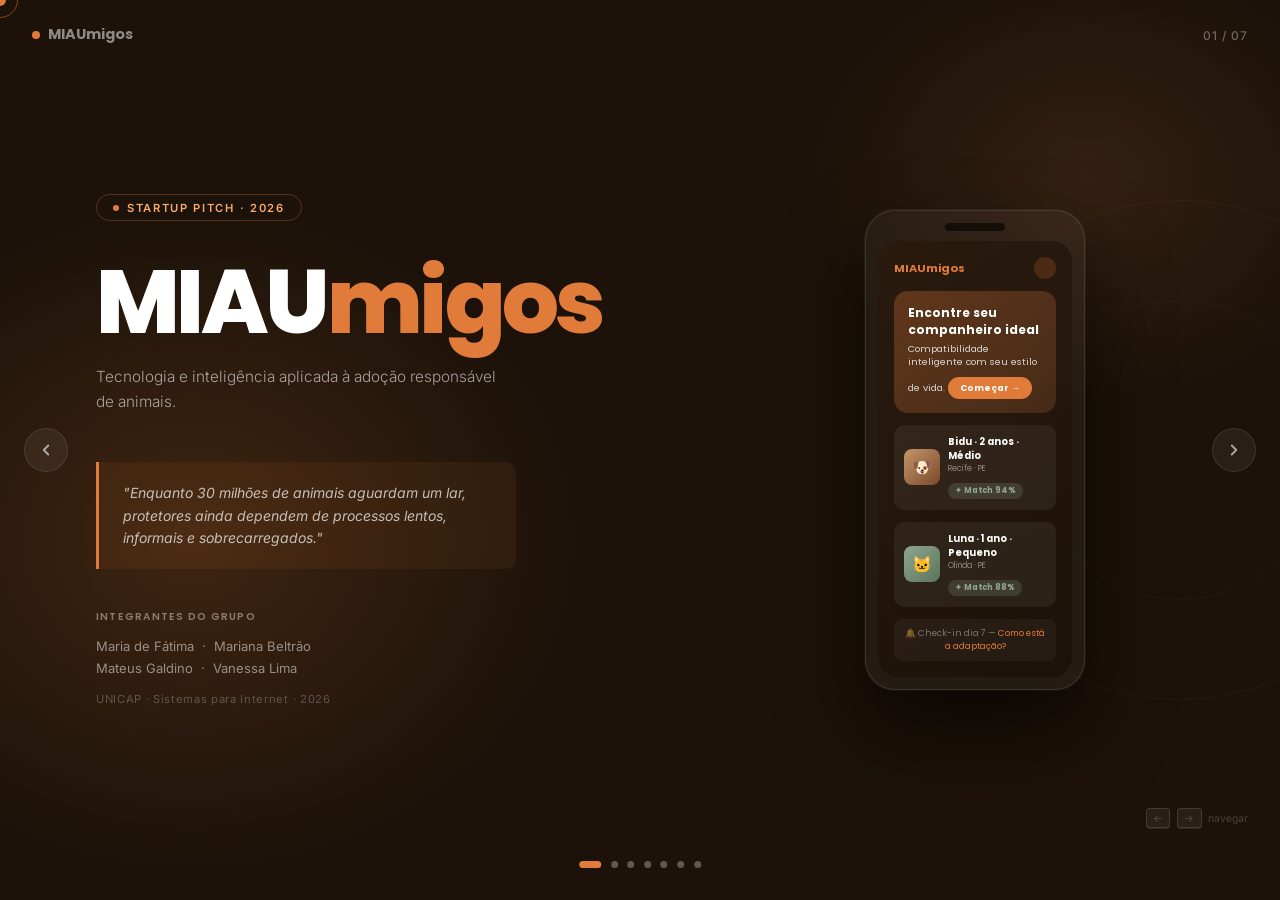
<file: miaumigos.html>
<!DOCTYPE html>
<html lang="pt-BR">
<head>
  <meta charset="UTF-8"/>
  <meta name="viewport" content="width=device-width, initial-scale=1.0"/>
  <title>MIAUmigos — Pitch de Apresentação</title>
  <link rel="preconnect" href="https://fonts.googleapis.com">
  <link rel="preconnect" href="https://fonts.gstatic.com" crossorigin>
  <link href="https://fonts.googleapis.com/css2?family=Poppins:ital,wght@0,300;0,400;0,500;0,600;0,700;0,800;0,900;1,300;1,400;1,600&family=Inter:wght@300;400;500;600&display=swap" rel="stylesheet">
  <style>
    :root {
      --orange:    #E07B3A;
      --orange-d:  #B85E22;
      --orange-l:  #F5A96A;
      --orange-xs: rgba(224,123,58,.1);
      --cream:     #FAF4EC;
      --cream-d:   #F0E6D3;
      --brown:     #7A4A2A;
      --brown-l:   #C4956A;
      --ink:       #1C1209;
      --ink-s:     #4A3520;
      --gray:      #8C7B6A;
      --white:     #FFFFFF;
      --ff:        'Poppins', sans-serif;
      --fi:        'Inter', sans-serif;
    }

    *, *::before, *::after { box-sizing: border-box; margin: 0; padding: 0; }
    html, body { width: 100%; height: 100%; overflow: hidden; }
    body {
      font-family: var(--ff);
      background: var(--ink);
      color: var(--white);
      -webkit-font-smoothing: antialiased;
      cursor: none;
    }

    /* ── CUSTOM CURSOR ── */
    .cursor {
      position: fixed; z-index: 9999;
      width: 12px; height: 12px;
      background: var(--orange);
      border-radius: 50%;
      pointer-events: none;
      transition: transform .15s ease, opacity .2s;
      transform: translate(-50%, -50%);
    }
    .cursor-ring {
      position: fixed; z-index: 9998;
      width: 36px; height: 36px;
      border: 1.5px solid rgba(224,123,58,.5);
      border-radius: 50%;
      pointer-events: none;
      transition: transform .35s ease;
      transform: translate(-50%, -50%);
    }

    /* ── SLIDESHOW ── */
    .deck {
      width: 100vw; height: 100vh;
      position: relative; overflow: hidden;
    }
    .slide {
      position: absolute; inset: 0;
      opacity: 0;
      transform: translateX(60px);
      transition: opacity .7s cubic-bezier(.4,0,.2,1), transform .7s cubic-bezier(.4,0,.2,1);
      pointer-events: none;
      overflow: hidden;
    }
    .slide.active {
      opacity: 1; transform: translateX(0);
      pointer-events: all;
    }
    .slide.exit {
      opacity: 0; transform: translateX(-60px);
    }

    /* ── NAV DOTS ── */
    .dots {
      position: fixed; bottom: 2rem; left: 50%;
      transform: translateX(-50%);
      display: flex; gap: .6rem; z-index: 100;
    }
    .dot {
      width: 7px; height: 7px;
      background: rgba(255,255,255,.3);
      border-radius: 50%; cursor: pointer;
      transition: all .3s;
    }
    .dot.on { background: var(--orange); width: 22px; border-radius: 4px; }

    /* ── ARROWS ── */
    .arrow {
      position: fixed; top: 50%; z-index: 100;
      transform: translateY(-50%);
      width: 44px; height: 44px;
      background: rgba(255,255,255,.06);
      border: 1px solid rgba(255,255,255,.1);
      border-radius: 50%; cursor: pointer;
      display: flex; align-items: center; justify-content: center;
      color: rgba(255,255,255,.6);
      transition: all .25s;
      backdrop-filter: blur(8px);
    }
    .arrow:hover { background: rgba(224,123,58,.2); border-color: var(--orange); color: white; }
    .arrow.prev { left: 1.5rem; }
    .arrow.next { right: 1.5rem; }
    .arrow svg { width: 18px; height: 18px; stroke: currentColor; fill: none; stroke-width: 2.5; stroke-linecap: round; stroke-linejoin: round; }

    /* ── SLIDE COUNTER ── */
    .counter {
      position: fixed; top: 1.75rem; right: 2rem; z-index: 100;
      font-family: var(--fi); font-size: .75rem; font-weight: 500;
      color: rgba(255,255,255,.35); letter-spacing: .08em;
    }

    /* ── LOGO BADGE ── */
    .logo-badge {
      position: fixed; top: 1.5rem; left: 2rem; z-index: 100;
      display: flex; align-items: center; gap: .5rem;
      font-family: var(--ff); font-size: .9rem; font-weight: 700;
      color: rgba(255,255,255,.5);
    }
    .logo-badge .dot-o {
      width: 8px; height: 8px;
      background: var(--orange); border-radius: 50%;
    }

    /* ━━━━━━━━━━━━━━━━━━━━━━━━━━━━━━━━━
       SLIDE 1 — CAPA
    ━━━━━━━━━━━━━━━━━━━━━━━━━━━━━━━━━ */
    #s1 {
      background: var(--ink);
      display: grid;
      grid-template-columns: 1.1fr 1fr;
    }
    #s1::before {
      content: '';
      position: absolute; inset: 0;
      background:
        radial-gradient(ellipse 700px 600px at 15% 60%, rgba(224,123,58,.18), transparent 55%),
        radial-gradient(ellipse 500px 400px at 85% 20%, rgba(122,74,42,.25), transparent 55%);
      pointer-events: none;
    }
    .s1-left {
      position: relative; z-index: 2;
      display: flex; flex-direction: column; justify-content: center;
      padding: 6rem 4rem 6rem 6rem;
    }
    .s1-tag {
      display: inline-flex; align-items: center; gap: .5rem;
      font-family: var(--fi); font-size: .7rem; font-weight: 600;
      letter-spacing: .15em; text-transform: uppercase;
      color: var(--orange-l);
      border: 1px solid rgba(224,123,58,.3);
      border-radius: 999px; padding: .35rem 1rem;
      margin-bottom: 2.5rem;
      width: fit-content;
      animation: fadeUp .8s .2s both;
    }
    .s1-tag .blink { width: 6px; height: 6px; background: var(--orange); border-radius: 50%; animation: blink 2s ease-in-out infinite; }
    @keyframes blink { 0%,100%{opacity:1}50%{opacity:.2} }

    .s1-title {
      font-size: clamp(4rem, 7vw, 6.5rem);
      font-weight: 800;
      line-height: .92;
      letter-spacing: -.04em;
      color: var(--white);
      margin-bottom: 1.25rem;
      animation: fadeUp .8s .35s both;
    }
    .s1-title .accent { color: var(--orange); }
    .s1-sub {
      font-family: var(--fi);
      font-size: clamp(.9rem, 1.2vw, 1.1rem);
      font-weight: 300;
      color: rgba(255,255,255,.6);
      line-height: 1.65;
      max-width: 420px;
      margin-bottom: 3rem;
      animation: fadeUp .8s .5s both;
    }
    .s1-quote {
      padding: 1.25rem 1.5rem;
      background: rgba(224,123,58,.08);
      border-left: 3px solid var(--orange);
      border-radius: 0 10px 10px 0;
      font-family: var(--fi);
      font-size: .875rem;
      font-style: italic;
      color: rgba(255,255,255,.7);
      line-height: 1.6;
      max-width: 420px;
      animation: fadeUp .8s .65s both;
    }
    .s1-members {
      margin-top: 2.5rem;
      display: flex; flex-direction: column; gap: .3rem;
      animation: fadeUp .8s .8s both;
    }
    .s1-members-label {
      font-size: .65rem; font-weight: 600; letter-spacing: .12em;
      text-transform: uppercase; color: var(--gray); margin-bottom: .3rem;
    }
    .s1-members-names {
      font-family: var(--fi); font-size: .8125rem;
      color: rgba(255,255,255,.5); line-height: 1.7;
    }
    .s1-right {
      position: relative; z-index: 2;
      display: flex; align-items: center; justify-content: center;
      padding: 4rem;
    }
    /* Mockup */
    .mockup-phone {
      width: 220px;
      background: rgba(255,255,255,.04);
      border: 1px solid rgba(255,255,255,.1);
      border-radius: 30px;
      padding: 12px;
      box-shadow: 0 40px 80px rgba(0,0,0,.6), 0 0 0 1px rgba(255,255,255,.06);
      animation: floatY 4s ease-in-out infinite, fadeUp .8s .5s both;
      position: relative; z-index: 2;
    }
    @keyframes floatY { 0%,100%{transform:translateY(0)} 50%{transform:translateY(-12px)} }
    .mockup-notch {
      width: 60px; height: 8px; background: rgba(0,0,0,.6);
      border-radius: 4px; margin: 0 auto 10px;
    }
    .mockup-screen {
      background: linear-gradient(145deg, #2A1A0E, #1C1209);
      border-radius: 20px; overflow: hidden;
      min-height: 380px;
      padding: 16px;
      display: flex; flex-direction: column; gap: 12px;
    }
    .ms-header {
      display: flex; align-items: center; justify-content: space-between;
    }
    .ms-logo { font-size: .7rem; font-weight: 700; color: var(--orange); }
    .ms-icon { width: 22px; height: 22px; background: rgba(224,123,58,.2); border-radius: 50%; }
    .ms-hero {
      background: linear-gradient(135deg, rgba(224,123,58,.3), rgba(122,74,42,.4));
      border-radius: 14px; padding: 14px;
      font-size: .6rem; line-height: 1.4; color: rgba(255,255,255,.8);
    }
    .ms-hero strong { font-size: .75rem; color: white; display: block; margin-bottom: 3px; }
    .ms-btn {
      display: inline-block; padding: 5px 12px;
      background: var(--orange); border-radius: 999px;
      font-size: .55rem; font-weight: 700; color: white; margin-top: 8px;
    }
    .ms-card {
      background: rgba(255,255,255,.06); border-radius: 10px; padding: 10px;
      display: flex; align-items: center; gap: 8px;
    }
    .ms-card-img {
      width: 36px; height: 36px; border-radius: 8px;
      background: linear-gradient(135deg, #C4956A, #7A4A2A);
      display: flex; align-items: center; justify-content: center;
      font-size: 1rem;
    }
    .ms-card-info { flex: 1; }
    .ms-card-name { font-size: .6rem; font-weight: 700; color: white; }
    .ms-card-meta { font-size: .5rem; color: rgba(255,255,255,.45); }
    .ms-card-badge {
      font-size: .5rem; font-weight: 700;
      background: rgba(143,166,142,.2); color: #8FA68E;
      border-radius: 999px; padding: 2px 7px;
      margin-top: 3px; display: inline-block;
    }

    /* Circle deco */
    .deco-circle {
      position: absolute;
      border-radius: 50%;
      pointer-events: none;
    }

    @keyframes fadeUp {
      from { opacity: 0; transform: translateY(24px); }
      to   { opacity: 1; transform: translateY(0); }
    }

    /* ━━━━━━━━━━━━━━━━━━━━━━━━━━━━━━━━━
       SLIDE 2 — PROBLEMA
    ━━━━━━━━━━━━━━━━━━━━━━━━━━━━━━━━━ */
    #s2 { background: #0E0906; }
    #s2::before {
      content: '';
      position: absolute; inset: 0;
      background: radial-gradient(ellipse 900px 600px at 50% 110%, rgba(224,123,58,.12), transparent 55%);
    }
    .s2-inner {
      position: relative; z-index: 2;
      height: 100%; display: flex; flex-direction: column;
      align-items: center; justify-content: center;
      padding: 5rem 5rem 7rem;
      text-align: center;
    }
    .slide-eyebrow {
      font-family: var(--fi); font-size: .7rem; font-weight: 600;
      letter-spacing: .15em; text-transform: uppercase;
      color: var(--orange-l); margin-bottom: 1rem;
      display: flex; align-items: center; gap: .6rem;
    }
    .slide-eyebrow::before, .slide-eyebrow::after {
      content: ''; flex: 1; max-width: 40px;
      height: 1px; background: rgba(224,123,58,.4);
    }
    .slide-title {
      font-size: clamp(2rem, 4.5vw, 3.5rem);
      font-weight: 700; letter-spacing: -.03em;
      color: var(--white); line-height: 1.1;
      margin-bottom: 3rem;
    }
    .slide-title em { font-style: italic; color: var(--orange); font-weight: 300; }

    .problem-grid {
      display: grid; grid-template-columns: repeat(4, 1fr);
      gap: 1rem; margin-bottom: 2.5rem; width: 100%;
    }
    .problem-card {
      background: rgba(255,255,255,.04);
      border: 1px solid rgba(255,255,255,.08);
      border-radius: 16px; padding: 1.5rem 1.25rem;
      text-align: center; transition: all .3s;
    }
    .problem-card:hover { border-color: rgba(224,123,58,.4); transform: translateY(-4px); }
    .problem-icon {
      width: 52px; height: 52px;
      background: rgba(224,123,58,.1);
      border-radius: 14px; margin: 0 auto 1rem;
      display: flex; align-items: center; justify-content: center;
      font-size: 1.5rem;
    }
    .problem-stat {
      font-size: clamp(1.5rem, 2.5vw, 2.25rem);
      font-weight: 800; color: var(--orange);
      letter-spacing: -.02em; line-height: 1;
      margin-bottom: .35rem;
    }
    .problem-label {
      font-family: var(--fi); font-size: .8rem;
      color: rgba(255,255,255,.6); line-height: 1.4;
    }
    .problem-source {
      font-size: .6rem; color: rgba(255,255,255,.25);
      margin-top: .4rem; font-style: italic;
    }
    .impact-quote {
      font-family: var(--fi);
      font-size: clamp(.875rem, 1.3vw, 1.0625rem);
      color: rgba(255,255,255,.55); font-style: italic;
      max-width: 680px; line-height: 1.7;
      padding: 1.25rem 1.75rem;
      border: 1px solid rgba(255,255,255,.08);
      border-radius: 12px;
      background: rgba(255,255,255,.03);
    }
    .impact-quote strong { color: var(--orange-l); font-style: normal; }

    /* ━━━━━━━━━━━━━━━━━━━━━━━━━━━━━━━━━
       SLIDE 3 — SOLUÇÃO
    ━━━━━━━━━━━━━━━━━━━━━━━━━━━━━━━━━ */
    #s3 { background: var(--cream); color: var(--ink); }
    #s3::before {
      content: '';
      position: absolute; inset: 0;
      background:
        radial-gradient(ellipse 700px 500px at 80% 20%, rgba(224,123,58,.15), transparent 55%),
        radial-gradient(ellipse 500px 400px at 10% 80%, rgba(196,149,106,.15), transparent 55%);
    }
    .s3-inner {
      position: relative; z-index: 2;
      height: 100%; display: grid;
      grid-template-columns: 1fr 1.1fr;
      align-items: center;
    }
    .s3-left {
      padding: 5rem 3rem 5rem 5rem;
      display: flex; flex-direction: column; gap: 2rem;
    }
    .s3-eyebrow {
      font-family: var(--fi); font-size: .7rem; font-weight: 600;
      letter-spacing: .15em; text-transform: uppercase;
      color: var(--orange); display: flex; align-items: center; gap: .5rem;
    }
    .s3-eyebrow::before { content: ''; width: 28px; height: 1px; background: var(--orange); }
    .s3-title {
      font-size: clamp(2rem, 4vw, 3.25rem);
      font-weight: 700; letter-spacing: -.03em;
      color: var(--ink); line-height: 1.1;
    }
    .s3-title em { font-style: italic; color: var(--orange); font-weight: 400; }
    .feature-list { display: flex; flex-direction: column; gap: .85rem; }
    .feature-item {
      display: flex; align-items: flex-start; gap: .85rem;
    }
    .feature-bullet {
      width: 28px; height: 28px; flex-shrink: 0;
      background: var(--orange); border-radius: 8px;
      display: flex; align-items: center; justify-content: center;
      color: white; font-size: .7rem;
      margin-top: 1px;
    }
    .feature-text { font-family: var(--fi); font-size: .9375rem; color: var(--ink-s); line-height: 1.5; }
    .feature-text strong { color: var(--ink); font-weight: 600; }

    .s3-right {
      padding: 5rem 5rem 5rem 3rem;
      display: flex; align-items: center; justify-content: center;
    }
    .mockup-desktop {
      width: 100%; max-width: 480px;
      background: white;
      border-radius: 12px;
      box-shadow: 0 24px 64px rgba(28,18,9,.2), 0 2px 8px rgba(28,18,9,.08);
      overflow: hidden;
    }
    .mdd-bar {
      background: #F5EDE0; padding: 8px 12px;
      display: flex; align-items: center; gap: 6px;
    }
    .mdd-dot { width: 8px; height: 8px; border-radius: 50%; }
    .mdd-screen {
      background: #FAF4EC; padding: 1.25rem;
      display: flex; flex-direction: column; gap: .85rem;
    }
    .mdd-nav {
      display: flex; align-items: center; justify-content: space-between;
    }
    .mdd-logo { font-size: .8rem; font-weight: 700; color: var(--orange); }
    .mdd-navlinks { display: flex; gap: .75rem; }
    .mdd-navlink { font-size: .55rem; color: #8C7B6A; }
    .mdd-hero {
      background: linear-gradient(135deg, var(--orange), var(--orange-d));
      border-radius: 10px; padding: 1rem 1.25rem;
      color: white;
    }
    .mdd-hero-t { font-size: .75rem; font-weight: 700; margin-bottom: .3rem; }
    .mdd-hero-s { font-size: .6rem; opacity: .8; }
    .mdd-grid {
      display: grid; grid-template-columns: repeat(3, 1fr); gap: .5rem;
    }
    .mdd-animal {
      background: white; border-radius: 8px; overflow: hidden;
      box-shadow: 0 2px 8px rgba(28,18,9,.08);
    }
    .mdd-animal-img {
      height: 52px; display: flex; align-items: center;
      justify-content: center; font-size: 1.4rem;
    }
    .mdd-animal-info { padding: 5px 7px; }
    .mdd-animal-name { font-size: .55rem; font-weight: 700; color: var(--ink); }
    .mdd-animal-meta { font-size: .45rem; color: var(--gray); }
    .mdd-animal-badge {
      font-size: .45rem; font-weight: 600;
      background: rgba(224,123,58,.1); color: var(--orange);
      border-radius: 3px; padding: 1px 4px; display: inline-block; margin-top: 2px;
    }
    .mdd-stats {
      display: grid; grid-template-columns: repeat(3, 1fr); gap: .5rem;
    }
    .mdd-stat {
      background: white; border-radius: 8px; padding: .6rem;
      text-align: center;
      box-shadow: 0 1px 4px rgba(28,18,9,.06);
    }
    .mdd-stat-num { font-size: .9rem; font-weight: 800; color: var(--orange); }
    .mdd-stat-label { font-size: .45rem; color: var(--gray); }

    /* ━━━━━━━━━━━━━━━━━━━━━━━━━━━━━━━━━
       SLIDE 4 — TECNOLOGIA
    ━━━━━━━━━━━━━━━━━━━━━━━━━━━━━━━━━ */
    #s4 { background: #100B06; }
    #s4::before {
      content: '';
      position: absolute; inset: 0;
      background:
        radial-gradient(ellipse 600px 500px at 10% 40%, rgba(224,123,58,.14), transparent 50%),
        radial-gradient(ellipse 500px 400px at 90% 60%, rgba(122,74,42,.2), transparent 50%);
    }
    .s4-inner {
      position: relative; z-index: 2;
      height: 100%;
      display: flex; flex-direction: column;
      align-items: center; justify-content: center;
      padding: 5rem 5rem 7rem;
    }
    .tech-grid {
      display: grid; grid-template-columns: repeat(3, 1fr);
      gap: 1rem; margin-top: 2.5rem; width: 100%;
    }
    .tech-card {
      background: rgba(255,255,255,.04);
      border: 1px solid rgba(255,255,255,.08);
      border-radius: 18px; padding: 1.75rem 1.5rem;
      transition: all .3s;
      position: relative; overflow: hidden;
    }
    .tech-card::before {
      content: '';
      position: absolute; top: 0; left: 0; right: 0; height: 2px;
      background: linear-gradient(90deg, transparent, var(--orange), transparent);
      opacity: 0; transition: opacity .3s;
    }
    .tech-card:hover { border-color: rgba(224,123,58,.3); transform: translateY(-4px); }
    .tech-card:hover::before { opacity: 1; }
    .tech-number {
      font-size: .7rem; font-weight: 700;
      color: var(--orange); letter-spacing: .08em;
      margin-bottom: .75rem; display: flex; align-items: center; gap: .4rem;
    }
    .tech-number::after { content: ''; flex: 1; height: 1px; background: rgba(224,123,58,.2); }
    .tech-icon {
      font-size: 1.75rem; margin-bottom: .75rem;
    }
    .tech-title {
      font-size: .9375rem; font-weight: 700;
      color: var(--white); margin-bottom: .5rem;
    }
    .tech-desc {
      font-family: var(--fi); font-size: .8rem;
      color: rgba(255,255,255,.5); line-height: 1.6;
    }
    .tech-highlight {
      display: inline-block; margin-top: .75rem;
      padding: .2rem .65rem;
      background: rgba(224,123,58,.12);
      border: 1px solid rgba(224,123,58,.2);
      border-radius: 999px;
      font-size: .65rem; font-weight: 600; color: var(--orange-l);
    }
    .tech-footer-quote {
      margin-top: 2rem;
      font-family: var(--fi); font-size: .9375rem;
      color: rgba(255,255,255,.4); font-style: italic; text-align: center;
      max-width: 600px;
    }
    .tech-footer-quote strong { color: rgba(255,255,255,.7); font-style: normal; }

    /* ━━━━━━━━━━━━━━━━━━━━━━━━━━━━━━━━━
       SLIDE 5 — COMO FUNCIONA
    ━━━━━━━━━━━━━━━━━━━━━━━━━━━━━━━━━ */
    #s5 { background: #FAF4EC; color: var(--ink); }
    #s5::before {
      content: '';
      position: absolute; inset: 0;
      background:
        radial-gradient(ellipse 800px 400px at 50% 100%, rgba(224,123,58,.12), transparent 60%);
    }
    .s5-inner {
      position: relative; z-index: 2;
      height: 100%; display: flex; flex-direction: column;
      align-items: center; justify-content: center;
      padding: 5rem 5rem 7rem;
      text-align: center;
    }
    .s5-eyebrow {
      font-family: var(--fi); font-size: .7rem; font-weight: 600;
      letter-spacing: .15em; text-transform: uppercase;
      color: var(--orange); margin-bottom: .75rem;
      display: flex; align-items: center; gap: .5rem;
    }
    .s5-eyebrow::before, .s5-eyebrow::after { content: ''; flex: 1; max-width: 40px; height: 1px; background: var(--orange); }
    .s5-title {
      font-size: clamp(1.75rem, 3.5vw, 2.75rem);
      font-weight: 700; letter-spacing: -.025em;
      color: var(--ink); margin-bottom: 3.5rem;
    }
    .s5-title em { font-style: italic; color: var(--orange); font-weight: 400; }

    .flow {
      display: flex; align-items: center;
      justify-content: center; gap: 0;
      width: 100%; flex-wrap: nowrap;
    }
    .flow-step {
      display: flex; flex-direction: column; align-items: center;
      width: 140px; flex-shrink: 0;
    }
    .flow-circle {
      width: 72px; height: 72px;
      background: white;
      border: 2px solid rgba(224,123,58,.25);
      border-radius: 50%;
      display: flex; align-items: center; justify-content: center;
      font-size: 1.5rem; margin-bottom: 1rem;
      box-shadow: 0 4px 16px rgba(28,18,9,.08);
      transition: all .3s;
    }
    .flow-step:hover .flow-circle {
      border-color: var(--orange); box-shadow: 0 4px 24px rgba(224,123,58,.25);
      transform: translateY(-4px);
    }
    .flow-num {
      font-size: .6rem; font-weight: 700; color: var(--orange);
      letter-spacing: .06em; margin-bottom: .4rem;
    }
    .flow-label {
      font-size: .8rem; font-weight: 700; color: var(--ink);
      text-align: center; line-height: 1.3;
    }
    .flow-sub {
      font-family: var(--fi); font-size: .65rem;
      color: var(--gray); text-align: center; margin-top: .3rem;
      line-height: 1.4;
    }
    .flow-arrow {
      width: 40px; flex-shrink: 0; display: flex;
      align-items: center; justify-content: center;
      color: var(--orange-d); opacity: .5;
      margin-bottom: 3rem;
    }
    .flow-arrow svg {
      width: 20px; height: 20px;
      stroke: currentColor; fill: none;
      stroke-width: 2; stroke-linecap: round; stroke-linejoin: round;
    }

    /* ━━━━━━━━━━━━━━━━━━━━━━━━━━━━━━━━━
       SLIDE 6 — IMPACTO
    ━━━━━━━━━━━━━━━━━━━━━━━━━━━━━━━━━ */
    #s6 { background: var(--ink); }
    #s6::before {
      content: '';
      position: absolute; inset: 0;
      background:
        radial-gradient(ellipse 700px 700px at 50% 50%, rgba(224,123,58,.09), transparent 60%);
    }
    .s6-inner {
      position: relative; z-index: 2;
      height: 100%; display: flex; flex-direction: column;
      align-items: center; justify-content: center;
      padding: 5rem 5rem 7rem;
      text-align: center;
    }
    .impact-grid {
      display: grid; grid-template-columns: repeat(2, 1fr);
      gap: 1rem; margin: 2.5rem 0; width: 100%; max-width: 860px;
    }
    .impact-card {
      background: rgba(255,255,255,.04);
      border: 1px solid rgba(255,255,255,.08);
      border-radius: 18px; padding: 1.75rem;
      text-align: left; transition: all .3s;
      position: relative; overflow: hidden;
    }
    .impact-card:hover { border-color: rgba(224,123,58,.35); transform: translateY(-3px); }
    .impact-card.big {
      grid-column: span 2;
      background: rgba(224,123,58,.08);
      border-color: rgba(224,123,58,.2);
    }
    .impact-card-icon { font-size: 1.75rem; margin-bottom: .75rem; }
    .impact-card-num {
      font-size: clamp(1.5rem, 3vw, 2.5rem);
      font-weight: 800; color: var(--orange);
      letter-spacing: -.02em; line-height: 1;
      margin-bottom: .4rem;
    }
    .impact-card-label {
      font-family: var(--fi); font-size: .8125rem;
      color: rgba(255,255,255,.6); line-height: 1.5;
    }
    .impact-card-source {
      font-size: .6rem; color: rgba(255,255,255,.25);
      margin-top: .4rem; font-style: italic;
    }
    .impact-big-text {
      font-size: clamp(1.125rem, 2.5vw, 1.75rem);
      font-weight: 300; color: rgba(255,255,255,.8);
      line-height: 1.5; font-style: italic;
    }
    .impact-big-text strong { color: var(--orange-l); font-weight: 600; font-style: normal; }

    /* ━━━━━━━━━━━━━━━━━━━━━━━━━━━━━━━━━
       SLIDE 7 — ENCERRAMENTO
    ━━━━━━━━━━━━━━━━━━━━━━━━━━━━━━━━━ */
    #s7 {
      background: var(--ink);
      display: flex; align-items: center; justify-content: center;
      text-align: center; overflow: hidden;
    }
    #s7::before {
      content: '';
      position: absolute; inset: 0;
      background:
        radial-gradient(ellipse 800px 700px at 50% 60%, rgba(224,123,58,.2), transparent 55%),
        radial-gradient(ellipse 400px 400px at 20% 20%, rgba(122,74,42,.25), transparent 50%);
    }
    /* Big ring decoration */
    #s7::after {
      content: '';
      position: absolute;
      width: 700px; height: 700px;
      border: 1px solid rgba(224,123,58,.08);
      border-radius: 50%;
      top: 50%; left: 50%;
      transform: translate(-50%, -50%);
      pointer-events: none;
    }
    .s7-inner {
      position: relative; z-index: 2;
      display: flex; flex-direction: column;
      align-items: center; gap: 1.5rem;
      max-width: 740px; padding: 3rem;
    }
    .s7-tag {
      font-family: var(--fi); font-size: .7rem; font-weight: 600;
      letter-spacing: .15em; text-transform: uppercase;
      color: var(--orange-l);
      border: 1px solid rgba(224,123,58,.3);
      border-radius: 999px; padding: .35rem 1.25rem;
    }
    .s7-title {
      font-size: clamp(4rem, 9vw, 8rem);
      font-weight: 800; letter-spacing: -.05em;
      line-height: .9; color: var(--white);
    }
    .s7-title .accent { color: var(--orange); }
    .s7-sub {
      font-family: var(--fi); font-size: clamp(.875rem, 1.5vw, 1.125rem);
      color: rgba(255,255,255,.55); line-height: 1.65;
      max-width: 540px;
    }
    .s7-closing {
      padding: 1.25rem 2rem;
      background: rgba(255,255,255,.04);
      border: 1px solid rgba(255,255,255,.1);
      border-radius: 14px;
      font-family: var(--fi); font-size: clamp(.875rem, 1.3vw, 1rem);
      font-style: italic; color: rgba(255,255,255,.7);
    }
    .s7-closing strong { color: var(--orange-l); font-style: normal; }
    .s7-members {
      display: flex; flex-direction: column; align-items: center; gap: .25rem;
    }
    .s7-members-label {
      font-size: .65rem; font-weight: 600; letter-spacing: .12em;
      text-transform: uppercase; color: var(--gray);
    }
    .s7-members-list {
      font-family: var(--fi); font-size: .8125rem;
      color: rgba(255,255,255,.4);
    }
    .s7-uni {
      font-family: var(--fi); font-size: .7rem;
      color: rgba(255,255,255,.25); letter-spacing: .06em;
    }

    /* ── KEYBOARD HINT ── */
    .key-hint {
      position: fixed; bottom: 4.5rem; right: 2rem; z-index: 100;
      font-family: var(--fi); font-size: .65rem;
      color: rgba(255,255,255,.2);
      display: flex; align-items: center; gap: .4rem;
    }
    .kkey {
      padding: .15rem .4rem;
      background: rgba(255,255,255,.06);
      border: 1px solid rgba(255,255,255,.12);
      border-radius: 4px;
      box-shadow: 0 1px 0 rgba(255,255,255,.1);
    }

    /* Scrollbar */
    ::-webkit-scrollbar { display: none; }
  </style>
</head>
<body>

<!-- Cursor personalizado -->
<div class="cursor" id="cur"></div>
<div class="cursor-ring" id="curR"></div>

<!-- Logo badge -->
<div class="logo-badge"><span class="dot-o"></span>MIAUmigos</div>

<!-- Counter -->
<div class="counter" id="counter">01 / 07</div>

<!-- Arrows -->
<div class="arrow prev" id="prev">
  <svg viewBox="0 0 24 24"><polyline points="15 18 9 12 15 6"/></svg>
</div>
<div class="arrow next" id="next">
  <svg viewBox="0 0 24 24"><polyline points="9 6 15 12 9 18"/></svg>
</div>

<!-- Dots -->
<div class="dots" id="dots"></div>

<!-- Keyboard hint -->
<div class="key-hint">
  <span class="kkey">←</span>
  <span class="kkey">→</span>
  navegar
</div>

<!-- ===================== DECK ===================== -->
<div class="deck" id="deck">

  <!-- ── SLIDE 1: CAPA ── -->
  <div class="slide active" id="s1">
    <!-- decos -->
    <div class="deco-circle" style="width:500px;height:500px;border:1px solid rgba(224,123,58,.07);top:50%;right:-150px;transform:translateY(-50%);"></div>
    <div class="deco-circle" style="width:300px;height:300px;border:1px solid rgba(224,123,58,.06);top:50%;right:-50px;transform:translateY(-50%);"></div>

    <div class="s1-left">
      <div class="s1-tag"><span class="blink"></span> Startup Pitch · 2026</div>
      <h1 class="s1-title">MIAU<span class="accent">migos</span></h1>
      <p class="s1-sub">Tecnologia e inteligência aplicada à adoção responsável de animais.</p>
      <div class="s1-quote">
        "Enquanto 30 milhões de animais aguardam um lar, protetores ainda dependem de processos lentos, informais e sobrecarregados."
      </div>
      <div class="s1-members">
        <div class="s1-members-label">Integrantes do Grupo</div>
        <div class="s1-members-names">
          Maria de Fátima &nbsp;·&nbsp; Mariana Beltrão<br>
          Mateus Galdino &nbsp;·&nbsp; Vanessa Lima
        </div>
        <div style="font-family:var(--fi);font-size:.7rem;color:rgba(255,255,255,.25);margin-top:.5rem;letter-spacing:.06em;">
          UNICAP · Sistemas para Internet · 2026
        </div>
      </div>
    </div>

    <div class="s1-right">
      <div class="mockup-phone">
        <div class="mockup-notch"></div>
        <div class="mockup-screen">
          <div class="ms-header">
            <div class="ms-logo">MIAUmigos</div>
            <div class="ms-icon"></div>
          </div>
          <div class="ms-hero">
            <strong>Encontre seu companheiro ideal</strong>
            Compatibilidade inteligente com seu estilo de vida.
            <div class="ms-btn">Começar →</div>
          </div>
          <div class="ms-card">
            <div class="ms-card-img">🐶</div>
            <div class="ms-card-info">
              <div class="ms-card-name">Bidu · 2 anos · Médio</div>
              <div class="ms-card-meta">Recife · PE</div>
              <div class="ms-card-badge">✦ Match 94%</div>
            </div>
          </div>
          <div class="ms-card">
            <div class="ms-card-img" style="background:linear-gradient(135deg,#8FA68E,#5A7559)">🐱</div>
            <div class="ms-card-info">
              <div class="ms-card-name">Luna · 1 ano · Pequeno</div>
              <div class="ms-card-meta">Olinda · PE</div>
              <div class="ms-card-badge">✦ Match 88%</div>
            </div>
          </div>
          <div style="background:rgba(255,255,255,.04);border-radius:8px;padding:8px;font-size:.55rem;color:rgba(255,255,255,.4);text-align:center;">
            🔔 Check-in dia 7 — <span style="color:var(--orange)">Como está a adaptação?</span>
          </div>
        </div>
      </div>
    </div>
  </div>

  <!-- ── SLIDE 2: PROBLEMA ── -->
  <div class="slide" id="s2">
    <div class="s2-inner">
      <div class="slide-eyebrow">O Problema</div>
      <h2 class="slide-title">Um processo<br>que <em>falha em todas as etapas.</em></h2>

      <div class="problem-grid">
        <div class="problem-card">
          <div class="problem-icon">🐾</div>
          <div class="problem-stat">30M+</div>
          <div class="problem-label">animais abandonados no Brasil</div>
          <div class="problem-source">Fonte: OMS</div>
        </div>
        <div class="problem-card">
          <div class="problem-icon">↩️</div>
          <div class="problem-stat">85%</div>
          <div class="problem-label">de devoluções ocorrem nos primeiros 90 dias</div>
          <div class="problem-source">Fonte: IFSULDEMINAS</div>
        </div>
        <div class="problem-card">
          <div class="problem-icon">💬</div>
          <div class="problem-stat">87%</div>
          <div class="problem-label">dos adotantes pedem suporte pós-adoção</div>
          <div class="problem-source">Fonte: GoldeN/Opinion Box 2025</div>
        </div>
        <div class="problem-card">
          <div class="problem-icon">📱</div>
          <div class="problem-stat">79%</div>
          <div class="problem-label">das adoções acontecem fora de plataformas formais</div>
          <div class="problem-source">Fonte: GoldeN/Opinion Box 2025</div>
        </div>
      </div>

      <div class="impact-quote">
        "O problema não é <strong>falta de adotantes</strong>. É a falta de <strong>conexão certa</strong> — entre o perfil do adotante e o temperamento real do animal."
      </div>
    </div>
  </div>

  <!-- ── SLIDE 3: SOLUÇÃO ── -->
  <div class="slide" id="s3">
    <div class="s3-inner">
      <div class="s3-left">
        <div class="s3-eyebrow">Nossa Solução</div>
        <h2 class="s3-title">Uma plataforma <em>completa</em> para todo o ciclo da adoção.</h2>

        <div class="feature-list">
          <div class="feature-item">
            <div class="feature-bullet">
              <svg width="14" height="14" viewBox="0 0 24 24" stroke="white" fill="none" stroke-width="3" stroke-linecap="round" stroke-linejoin="round"><path d="M20 6 9 17l-5-5"/></svg>
            </div>
            <div class="feature-text"><strong>Cadastro inteligente</strong> do animal com 12 atributos comportamentais</div>
          </div>
          <div class="feature-item">
            <div class="feature-bullet">
              <svg width="14" height="14" viewBox="0 0 24 24" stroke="white" fill="none" stroke-width="3" stroke-linecap="round" stroke-linejoin="round"><path d="M20 6 9 17l-5-5"/></svg>
            </div>
            <div class="feature-text"><strong>Matching de compatibilidade</strong> entre adotante e animal por estilo de vida</div>
          </div>
          <div class="feature-item">
            <div class="feature-bullet">
              <svg width="14" height="14" viewBox="0 0 24 24" stroke="white" fill="none" stroke-width="3" stroke-linecap="round" stroke-linejoin="round"><path d="M20 6 9 17l-5-5"/></svg>
            </div>
            <div class="feature-text"><strong>Verificação digital</strong> do adotante — CPF, endereço e vídeo da casa</div>
          </div>
          <div class="feature-item">
            <div class="feature-bullet">
              <svg width="14" height="14" viewBox="0 0 24 24" stroke="white" fill="none" stroke-width="3" stroke-linecap="round" stroke-linejoin="round"><path d="M20 6 9 17l-5-5"/></svg>
            </div>
            <div class="feature-text"><strong>Acompanhamento de 90 dias</strong> com 6 check-ins automatizados</div>
          </div>
          <div class="feature-item">
            <div class="feature-bullet">
              <svg width="14" height="14" viewBox="0 0 24 24" stroke="white" fill="none" stroke-width="3" stroke-linecap="round" stroke-linejoin="round"><path d="M20 6 9 17l-5-5"/></svg>
            </div>
            <div class="feature-text"><strong>Painel do protetor</strong> — gestão, divulgação e doações em um só lugar</div>
          </div>
        </div>
      </div>

      <div class="s3-right">
        <div class="mockup-desktop">
          <div class="mdd-bar">
            <div class="mdd-dot" style="background:#FF5F57"></div>
            <div class="mdd-dot" style="background:#FFBD2E"></div>
            <div class="mdd-dot" style="background:#28C840"></div>
          </div>
          <div class="mdd-screen">
            <div class="mdd-nav">
              <div class="mdd-logo">MIAUmigos</div>
              <div class="mdd-navlinks">
                <span class="mdd-navlink">Adotar</span>
                <span class="mdd-navlink">Animais</span>
                <span class="mdd-navlink">Protetores</span>
              </div>
            </div>
            <div class="mdd-hero">
              <div class="mdd-hero-t">Adote com inteligência. Cuide com responsabilidade.</div>
              <div class="mdd-hero-s">Matching por estilo de vida · 90 dias de suporte</div>
            </div>
            <div class="mdd-grid">
              <div class="mdd-animal">
                <div class="mdd-animal-img" style="background:linear-gradient(135deg,#F4D8C0,#E8A578)">🐶</div>
                <div class="mdd-animal-info">
                  <div class="mdd-animal-name">Bidu</div>
                  <div class="mdd-animal-meta">2 anos · Médio</div>
                  <div class="mdd-animal-badge">Match 94%</div>
                </div>
              </div>
              <div class="mdd-animal">
                <div class="mdd-animal-img" style="background:linear-gradient(135deg,#C7D3C6,#8FA68E)">🐱</div>
                <div class="mdd-animal-info">
                  <div class="mdd-animal-name">Luna</div>
                  <div class="mdd-animal-meta">1 ano · Pequeno</div>
                  <div class="mdd-animal-badge">Match 88%</div>
                </div>
              </div>
              <div class="mdd-animal">
                <div class="mdd-animal-img" style="background:linear-gradient(135deg,#D4C5E0,#A89BC4)">🐶</div>
                <div class="mdd-animal-info">
                  <div class="mdd-animal-name">Theo</div>
                  <div class="mdd-animal-meta">4 anos · Grande</div>
                  <div class="mdd-animal-badge">Match 81%</div>
                </div>
              </div>
            </div>
            <div class="mdd-stats">
              <div class="mdd-stat">
                <div class="mdd-stat-num">247</div>
                <div class="mdd-stat-label">Animais ativos</div>
              </div>
              <div class="mdd-stat">
                <div class="mdd-stat-num">89</div>
                <div class="mdd-stat-label">Adoções/mês</div>
              </div>
              <div class="mdd-stat">
                <div class="mdd-stat-num">&lt;8%</div>
                <div class="mdd-stat-label">Taxa devolução</div>
              </div>
            </div>
          </div>
        </div>
      </div>
    </div>
  </div>

  <!-- ── SLIDE 4: TECNOLOGIA ── -->
  <div class="slide" id="s4">
    <div class="s4-inner">
      <div class="slide-eyebrow" style="color:var(--orange-l)">Tecnologia Aplicada</div>
      <h2 class="slide-title" style="color:white">IA que resolve <em>problemas reais</em>,<br>não buzzwords.</h2>

      <div class="tech-grid">
        <div class="tech-card">
          <div class="tech-number">01</div>
          <div class="tech-icon">🧠</div>
          <div class="tech-title">Matching Inteligente</div>
          <div class="tech-desc">O sistema cruza 12 atributos do adotante (rotina, espaço, experiência) com o perfil comportamental real do animal. Score de 0 a 100 com explicação.</div>
          <div class="tech-highlight">Primeira plataforma BR a fazer isso</div>
        </div>
        <div class="tech-card">
          <div class="tech-number">02</div>
          <div class="tech-icon">✍️</div>
          <div class="tech-title">IA Gerativa de Posts</div>
          <div class="tech-desc">O protetor cadastra o animal e a IA cria automaticamente posts para Instagram, Stories e link de WhatsApp — otimizados para engajamento.</div>
          <div class="tech-highlight">Elimina horas de trabalho manual</div>
        </div>
        <div class="tech-card">
          <div class="tech-number">03</div>
          <div class="tech-icon">🔐</div>
          <div class="tech-title">Verificação Digital</div>
          <div class="tech-desc">Validação multicamada: CPF, endereço confirmado e vídeo-tour da casa. Cria badges de confiança reutilizáveis em adoções futuras.</div>
          <div class="tech-highlight">Substitui questionário fraudável</div>
        </div>
        <div class="tech-card">
          <div class="tech-number">04</div>
          <div class="tech-icon">📅</div>
          <div class="tech-title">Acompanhamento 90 dias</div>
          <div class="tech-desc">6 check-ins automáticos nos dias 3, 7, 15, 30, 60 e 90. Conteúdo educativo e canal direto com o protetor original se algo der errado.</div>
          <div class="tech-highlight">87% pedem isso — ninguém oferece</div>
        </div>
        <div class="tech-card">
          <div class="tech-number">05</div>
          <div class="tech-icon">📋</div>
          <div class="tech-title">Termo Digital</div>
          <div class="tech-desc">Período formal de adaptação de 15 dias com contrato eletrônico. Devolução sem julgamento se não funcionar — segurança para ambos os lados.</div>
          <div class="tech-highlight">Inspirado na Guarda Provisória</div>
        </div>
        <div class="tech-card">
          <div class="tech-number">06</div>
          <div class="tech-icon">📊</div>
          <div class="tech-title">CRM para Protetores</div>
          <div class="tech-desc">Dashboard com KPIs, gestão de animais, captação de doações via Pix e relatórios para patrocínio corporativo. Gratuito até 10 animais.</div>
          <div class="tech-highlight">Substituindo Instagram + Excel</div>
        </div>
      </div>

      <div class="tech-footer-quote">
        "Utilizamos tecnologia para <strong>reduzir o tempo, o esforço e os riscos</strong> envolvidos no processo de adoção."
      </div>
    </div>
  </div>

  <!-- ── SLIDE 5: COMO FUNCIONA ── -->
  <div class="slide" id="s5">
    <div class="s5-inner">
      <div class="s5-eyebrow">Como Funciona</div>
      <h2 class="s5-title">Seis etapas. Um ciclo <em>completo e responsável.</em></h2>

      <div class="flow">
        <div class="flow-step">
          <div class="flow-circle">📝</div>
          <div class="flow-num">01</div>
          <div class="flow-label">Cadastro do Animal</div>
          <div class="flow-sub">Protetor preenche perfil comportamental completo</div>
        </div>
        <div class="flow-arrow">
          <svg viewBox="0 0 24 24"><path d="M5 12h14"/><path d="m12 5 7 7-7 7"/></svg>
        </div>
        <div class="flow-step">
          <div class="flow-circle">📣</div>
          <div class="flow-num">02</div>
          <div class="flow-label">Divulgação Automática</div>
          <div class="flow-sub">IA cria e publica posts em múltiplas plataformas</div>
        </div>
        <div class="flow-arrow">
          <svg viewBox="0 0 24 24"><path d="M5 12h14"/><path d="m12 5 7 7-7 7"/></svg>
        </div>
        <div class="flow-step">
          <div class="flow-circle">🧠</div>
          <div class="flow-num">03</div>
          <div class="flow-label">Match & Verificação</div>
          <div class="flow-sub">Score de compatibilidade + validação de identidade</div>
        </div>
        <div class="flow-arrow">
          <svg viewBox="0 0 24 24"><path d="M5 12h14"/><path d="m12 5 7 7-7 7"/></svg>
        </div>
        <div class="flow-step">
          <div class="flow-circle">📄</div>
          <div class="flow-num">04</div>
          <div class="flow-label">Termo Digital</div>
          <div class="flow-sub">15 dias de adaptação formalizados com contrato</div>
        </div>
        <div class="flow-arrow">
          <svg viewBox="0 0 24 24"><path d="M5 12h14"/><path d="m12 5 7 7-7 7"/></svg>
        </div>
        <div class="flow-step">
          <div class="flow-circle">🏠</div>
          <div class="flow-num">05</div>
          <div class="flow-label">Adoção Realizada</div>
          <div class="flow-sub">Animal vai para o lar com histórico completo</div>
        </div>
        <div class="flow-arrow">
          <svg viewBox="0 0 24 24"><path d="M5 12h14"/><path d="m12 5 7 7-7 7"/></svg>
        </div>
        <div class="flow-step">
          <div class="flow-circle">💬</div>
          <div class="flow-num">06</div>
          <div class="flow-label">90 Dias de Suporte</div>
          <div class="flow-sub">6 check-ins automáticos com conteúdo e suporte</div>
        </div>
      </div>

      <div style="margin-top:2.5rem;padding:1rem 1.75rem;background:rgba(224,123,58,.08);border:1px solid rgba(224,123,58,.2);border-radius:12px;font-family:var(--fi);font-size:.875rem;color:rgba(28,18,9,.65);font-style:italic;">
        A maioria das plataformas termina na etapa 5 — a MIAUmigos começa de verdade ali.
      </div>
    </div>
  </div>

  <!-- ── SLIDE 6: IMPACTO ── -->
  <div class="slide" id="s6">
    <div class="s6-inner">
      <div class="slide-eyebrow">Impacto & Escalabilidade</div>
      <h2 class="slide-title">Um produto com<br><em>potencial real</em> de escala.</h2>

      <div class="impact-grid">
        <div class="impact-card">
          <div class="impact-card-icon">📉</div>
          <div class="impact-card-num">85% → &lt;15%</div>
          <div class="impact-card-label">Meta de redução na taxa de devolução. Referência: Petfinder (EUA) reduziu de 60 para 30 dias de tempo de adoção com matching por IA.</div>
          <div class="impact-card-source">Fonte: H2O.ai / Petfinder case</div>
        </div>
        <div class="impact-card">
          <div class="impact-card-icon">💰</div>
          <div class="impact-card-num">R$ 77bi</div>
          <div class="impact-card-label">Mercado pet no Brasil em 2025 — 3º maior do mundo. A plataforma está inserida no ecossistema mais aquecido do país.</div>
          <div class="impact-card-source">Fonte: Abempet 2025</div>
        </div>
        <div class="impact-card">
          <div class="impact-card-icon">🏥</div>
          <div class="impact-card-num">65%</div>
          <div class="impact-card-label">dos adotantes querem acesso a clínicas veterinárias com desconto integrado na plataforma.</div>
          <div class="impact-card-source">Fonte: GoldeN/Opinion Box 2025</div>
        </div>
        <div class="impact-card">
          <div class="impact-card-icon">📈</div>
          <div class="impact-card-num">Recife → Brasil</div>
          <div class="impact-card-label">Lançamento local em 2026. Expansão por onboarding de clínicas e ONGs parceiras. Modelo freemium escalável.</div>
        </div>
        <div class="impact-card big">
          <div class="impact-big-text">
            "Cada adoção bem-sucedida <strong>abre espaço para salvar outro animal.</strong> Com a MIAUmigos, esse ciclo se torna mensurável, escalável e replicável."
          </div>
        </div>
      </div>
    </div>
  </div>

  <!-- ── SLIDE 7: ENCERRAMENTO ── -->
  <div class="slide" id="s7">
    <div class="s7-inner">
      <div class="s7-tag">Obrigado pela atenção</div>
      <h1 class="s7-title">MIAU<span class="accent">migos</span></h1>
      <p class="s7-sub">Conectando animais, protetores e adotantes através de tecnologia que funciona de verdade.</p>
      <div class="s7-closing">
        "Porque <strong>tecnologia também pode transformar vidas</strong> — e no Brasil, existem 30 milhões de razões para começar agora."
      </div>
      <div class="s7-members">
        <div class="s7-members-label">Equipe</div>
        <div class="s7-members-list">Maria de Fátima · Mariana Beltrão · Mateus Galdino · Vanessa Lima</div>
      </div>
      <div class="s7-uni">UNICAP · Sistemas para Internet · 2026</div>
    </div>
  </div>

</div><!-- /deck -->

<script>
  // ── CURSOR
  const cur  = document.getElementById('cur');
  const curR = document.getElementById('curR');
  let mx=0, my=0, rx=0, ry=0;
  document.addEventListener('mousemove', e => { mx=e.clientX; my=e.clientY; cur.style.left=mx+'px'; cur.style.top=my+'px'; });
  (function animCursor(){ rx+=(mx-rx)*.15; ry+=(my-ry)*.15; curR.style.left=rx+'px'; curR.style.top=ry+'px'; requestAnimationFrame(animCursor); })();

  // ── SLIDES
  const slides = Array.from(document.querySelectorAll('.slide'));
  const dotsEl  = document.getElementById('dots');
  const counterEl = document.getElementById('counter');
  let current = 0;

  // Build dots
  slides.forEach((_, i) => {
    const d = document.createElement('div');
    d.className = 'dot' + (i===0?' on':'');
    d.addEventListener('click', () => goTo(i));
    dotsEl.appendChild(d);
  });

  function goTo(n, dir=1) {
    if (n < 0 || n >= slides.length || n === current) return;
    const from = slides[current];
    const to   = slides[n];
    from.classList.add('exit');
    from.classList.remove('active');
    setTimeout(() => from.classList.remove('exit'), 700);
    to.style.transform = dir > 0 ? 'translateX(60px)' : 'translateX(-60px)';
    requestAnimationFrame(() => {
      to.classList.add('active');
      to.style.transform = '';
    });
    current = n;
    document.querySelectorAll('.dot').forEach((d,i) => d.classList.toggle('on', i===current));
    counterEl.textContent = String(current+1).padStart(2,'0') + ' / ' + String(slides.length).padStart(2,'0');
  }

  document.getElementById('next').addEventListener('click', () => goTo(current+1, 1));
  document.getElementById('prev').addEventListener('click', () => goTo(current-1,-1));
  document.addEventListener('keydown', e => {
    if (e.key==='ArrowRight'||e.key==='ArrowDown'||e.key===' ') goTo(current+1, 1);
    if (e.key==='ArrowLeft' ||e.key==='ArrowUp')                 goTo(current-1,-1);
  });

  // Touch swipe
  let tx=0;
  document.addEventListener('touchstart', e => tx=e.touches[0].clientX);
  document.addEventListener('touchend',   e => {
    const dx = tx - e.changedTouches[0].clientX;
    if (Math.abs(dx)>50) dx>0 ? goTo(current+1,1) : goTo(current-1,-1);
  });
</script>
</body>
</html>
</file>
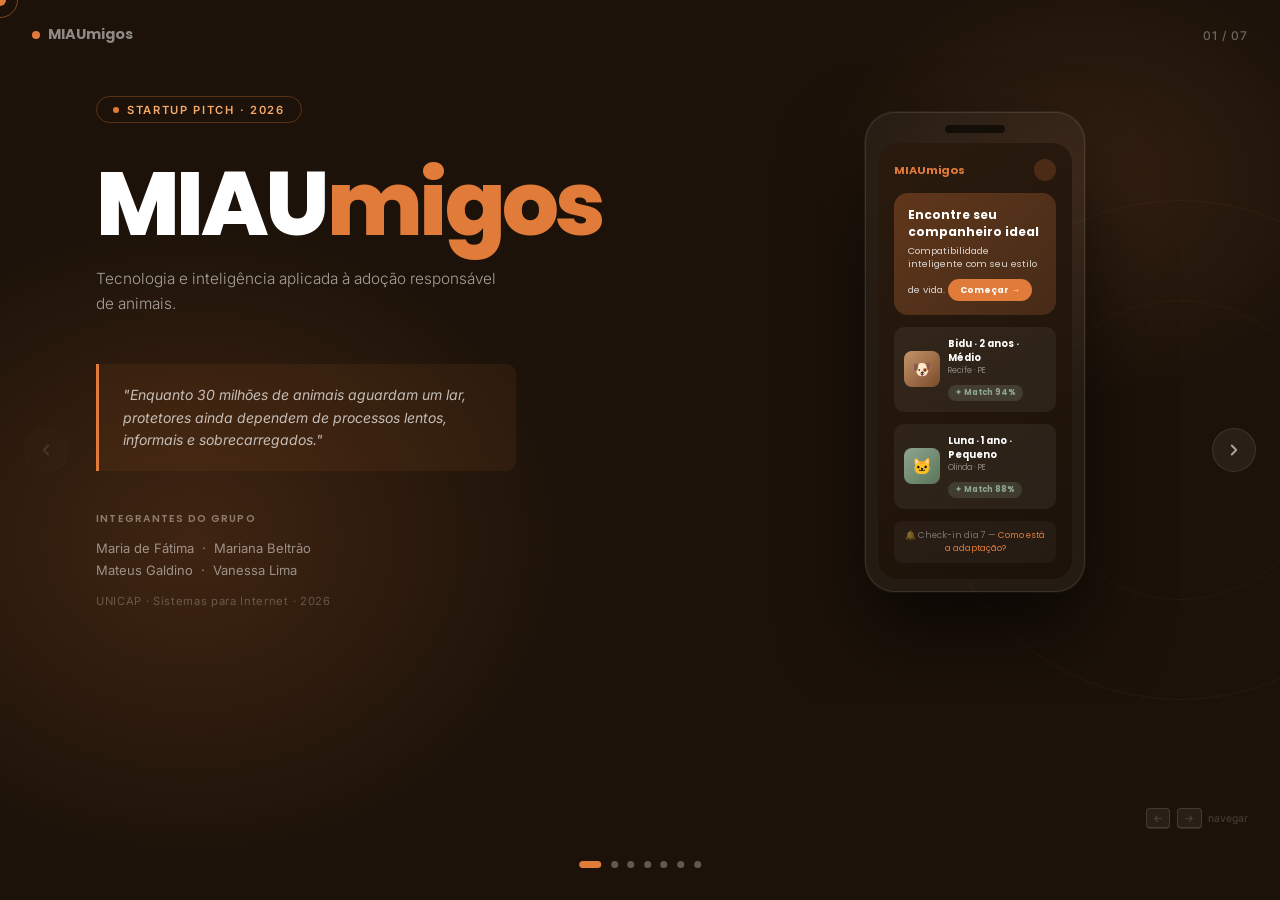
<file: MIAUmigos_01_Capa.html>
<!DOCTYPE html>
<html lang="pt-BR">
<head>
  <meta charset="UTF-8"/>
  <meta name="viewport" content="width=device-width, initial-scale=1.0"/>
  <title>Capa — MIAUmigos</title>
  <link rel="preconnect" href="https://fonts.googleapis.com">
  <link rel="preconnect" href="https://fonts.gstatic.com" crossorigin>
  <link href="https://fonts.googleapis.com/css2?family=Poppins:ital,wght@0,300;0,400;0,500;0,600;0,700;0,800;0,900;1,300;1,400;1,600&family=Inter:wght@300;400;500;600&display=swap" rel="stylesheet">
  <style>
    
    :root {
      --orange:    #E07B3A;
      --orange-d:  #B85E22;
      --orange-l:  #F5A96A;
      --orange-xs: rgba(224,123,58,.1);
      --cream:     #FAF4EC;
      --cream-d:   #F0E6D3;
      --brown:     #7A4A2A;
      --brown-l:   #C4956A;
      --ink:       #1C1209;
      --ink-s:     #4A3520;
      --gray:      #8C7B6A;
      --white:     #FFFFFF;
      --ff:        'Poppins', sans-serif;
      --fi:        'Inter', sans-serif;
    }

    *, *::before, *::after { box-sizing: border-box; margin: 0; padding: 0; }
    html, body { width: 100%; height: 100%; overflow: hidden; }
    body {
      font-family: var(--ff);
      background: var(--ink);
      color: var(--white);
      -webkit-font-smoothing: antialiased;
      cursor: none;
    }

    /* ── CUSTOM CURSOR ── */
    .cursor {
      position: fixed; z-index: 9999;
      width: 12px; height: 12px;
      background: var(--orange);
      border-radius: 50%;
      pointer-events: none;
      transition: transform .15s ease, opacity .2s;
      transform: translate(-50%, -50%);
    }
    .cursor-ring {
      position: fixed; z-index: 9998;
      width: 36px; height: 36px;
      border: 1.5px solid rgba(224,123,58,.5);
      border-radius: 50%;
      pointer-events: none;
      transition: transform .35s ease;
      transform: translate(-50%, -50%);
    }

    /* ── SLIDESHOW ── */
    .deck {
      width: 100vw; height: 100vh;
      position: relative; overflow: hidden;
    }
    .slide {
      position: absolute; inset: 0;
      opacity: 0;
      transform: translateX(60px);
      transition: opacity .7s cubic-bezier(.4,0,.2,1), transform .7s cubic-bezier(.4,0,.2,1);
      pointer-events: none;
      overflow: hidden;
    }
    .slide.active {
      opacity: 1; transform: translateX(0);
      pointer-events: all;
    }
    .slide.exit {
      opacity: 0; transform: translateX(-60px);
    }

    /* ── NAV DOTS ── */
    .dots {
      position: fixed; bottom: 2rem; left: 50%;
      transform: translateX(-50%);
      display: flex; gap: .6rem; z-index: 100;
    }
    .dot {
      width: 7px; height: 7px;
      background: rgba(255,255,255,.3);
      border-radius: 50%; cursor: pointer;
      transition: all .3s;
    }
    .dot.on { background: var(--orange); width: 22px; border-radius: 4px; }

    /* ── ARROWS ── */
    .arrow {
      position: fixed; top: 50%; z-index: 100;
      transform: translateY(-50%);
      width: 44px; height: 44px;
      background: rgba(255,255,255,.06);
      border: 1px solid rgba(255,255,255,.1);
      border-radius: 50%; cursor: pointer;
      display: flex; align-items: center; justify-content: center;
      color: rgba(255,255,255,.6);
      transition: all .25s;
      backdrop-filter: blur(8px);
    }
    .arrow:hover { background: rgba(224,123,58,.2); border-color: var(--orange); color: white; }
    .arrow.prev { left: 1.5rem; }
    .arrow.next { right: 1.5rem; }
    .arrow svg { width: 18px; height: 18px; stroke: currentColor; fill: none; stroke-width: 2.5; stroke-linecap: round; stroke-linejoin: round; }

    /* ── SLIDE COUNTER ── */
    .counter {
      position: fixed; top: 1.75rem; right: 2rem; z-index: 100;
      font-family: var(--fi); font-size: .75rem; font-weight: 500;
      color: rgba(255,255,255,.35); letter-spacing: .08em;
    }

    /* ── LOGO BADGE ── */
    .logo-badge {
      position: fixed; top: 1.5rem; left: 2rem; z-index: 100;
      display: flex; align-items: center; gap: .5rem;
      font-family: var(--ff); font-size: .9rem; font-weight: 700;
      color: rgba(255,255,255,.5);
    }
    .logo-badge .dot-o {
      width: 8px; height: 8px;
      background: var(--orange); border-radius: 50%;
    }

    /* ━━━━━━━━━━━━━━━━━━━━━━━━━━━━━━━━━
       SLIDE 1 — CAPA
    ━━━━━━━━━━━━━━━━━━━━━━━━━━━━━━━━━ */
    #s1 {
      background: var(--ink);
      display: grid;
      grid-template-columns: 1.1fr 1fr;
    }
    #s1::before {
      content: '';
      position: absolute; inset: 0;
      background:
        radial-gradient(ellipse 700px 600px at 15% 60%, rgba(224,123,58,.18), transparent 55%),
        radial-gradient(ellipse 500px 400px at 85% 20%, rgba(122,74,42,.25), transparent 55%);
      pointer-events: none;
    }
    .s1-left {
      position: relative; z-index: 2;
      display: flex; flex-direction: column; justify-content: center;
      padding: 6rem 4rem 6rem 6rem;
    }
    .s1-tag {
      display: inline-flex; align-items: center; gap: .5rem;
      font-family: var(--fi); font-size: .7rem; font-weight: 600;
      letter-spacing: .15em; text-transform: uppercase;
      color: var(--orange-l);
      border: 1px solid rgba(224,123,58,.3);
      border-radius: 999px; padding: .35rem 1rem;
      margin-bottom: 2.5rem;
      width: fit-content;
      animation: fadeUp .8s .2s both;
    }
    .s1-tag .blink { width: 6px; height: 6px; background: var(--orange); border-radius: 50%; animation: blink 2s ease-in-out infinite; }
    @keyframes blink { 0%,100%{opacity:1}50%{opacity:.2} }

    .s1-title {
      font-size: clamp(4rem, 7vw, 6.5rem);
      font-weight: 800;
      line-height: .92;
      letter-spacing: -.04em;
      color: var(--white);
      margin-bottom: 1.25rem;
      animation: fadeUp .8s .35s both;
    }
    .s1-title .accent { color: var(--orange); }
    .s1-sub {
      font-family: var(--fi);
      font-size: clamp(.9rem, 1.2vw, 1.1rem);
      font-weight: 300;
      color: rgba(255,255,255,.6);
      line-height: 1.65;
      max-width: 420px;
      margin-bottom: 3rem;
      animation: fadeUp .8s .5s both;
    }
    .s1-quote {
      padding: 1.25rem 1.5rem;
      background: rgba(224,123,58,.08);
      border-left: 3px solid var(--orange);
      border-radius: 0 10px 10px 0;
      font-family: var(--fi);
      font-size: .875rem;
      font-style: italic;
      color: rgba(255,255,255,.7);
      line-height: 1.6;
      max-width: 420px;
      animation: fadeUp .8s .65s both;
    }
    .s1-members {
      margin-top: 2.5rem;
      display: flex; flex-direction: column; gap: .3rem;
      animation: fadeUp .8s .8s both;
    }
    .s1-members-label {
      font-size: .65rem; font-weight: 600; letter-spacing: .12em;
      text-transform: uppercase; color: var(--gray); margin-bottom: .3rem;
    }
    .s1-members-names {
      font-family: var(--fi); font-size: .8125rem;
      color: rgba(255,255,255,.5); line-height: 1.7;
    }
    .s1-right {
      position: relative; z-index: 2;
      display: flex; align-items: center; justify-content: center;
      padding: 4rem;
    }
    /* Mockup */
    .mockup-phone {
      width: 220px;
      background: rgba(255,255,255,.04);
      border: 1px solid rgba(255,255,255,.1);
      border-radius: 30px;
      padding: 12px;
      box-shadow: 0 40px 80px rgba(0,0,0,.6), 0 0 0 1px rgba(255,255,255,.06);
      animation: floatY 4s ease-in-out infinite, fadeUp .8s .5s both;
      position: relative; z-index: 2;
    }
    @keyframes floatY { 0%,100%{transform:translateY(0)} 50%{transform:translateY(-12px)} }
    .mockup-notch {
      width: 60px; height: 8px; background: rgba(0,0,0,.6);
      border-radius: 4px; margin: 0 auto 10px;
    }
    .mockup-screen {
      background: linear-gradient(145deg, #2A1A0E, #1C1209);
      border-radius: 20px; overflow: hidden;
      min-height: 380px;
      padding: 16px;
      display: flex; flex-direction: column; gap: 12px;
    }
    .ms-header {
      display: flex; align-items: center; justify-content: space-between;
    }
    .ms-logo { font-size: .7rem; font-weight: 700; color: var(--orange); }
    .ms-icon { width: 22px; height: 22px; background: rgba(224,123,58,.2); border-radius: 50%; }
    .ms-hero {
      background: linear-gradient(135deg, rgba(224,123,58,.3), rgba(122,74,42,.4));
      border-radius: 14px; padding: 14px;
      font-size: .6rem; line-height: 1.4; color: rgba(255,255,255,.8);
    }
    .ms-hero strong { font-size: .75rem; color: white; display: block; margin-bottom: 3px; }
    .ms-btn {
      display: inline-block; padding: 5px 12px;
      background: var(--orange); border-radius: 999px;
      font-size: .55rem; font-weight: 700; color: white; margin-top: 8px;
    }
    .ms-card {
      background: rgba(255,255,255,.06); border-radius: 10px; padding: 10px;
      display: flex; align-items: center; gap: 8px;
    }
    .ms-card-img {
      width: 36px; height: 36px; border-radius: 8px;
      background: linear-gradient(135deg, #C4956A, #7A4A2A);
      display: flex; align-items: center; justify-content: center;
      font-size: 1rem;
    }
    .ms-card-info { flex: 1; }
    .ms-card-name { font-size: .6rem; font-weight: 700; color: white; }
    .ms-card-meta { font-size: .5rem; color: rgba(255,255,255,.45); }
    .ms-card-badge {
      font-size: .5rem; font-weight: 700;
      background: rgba(143,166,142,.2); color: #8FA68E;
      border-radius: 999px; padding: 2px 7px;
      margin-top: 3px; display: inline-block;
    }

    /* Circle deco */
    .deco-circle {
      position: absolute;
      border-radius: 50%;
      pointer-events: none;
    }

    @keyframes fadeUp {
      from { opacity: 0; transform: translateY(24px); }
      to   { opacity: 1; transform: translateY(0); }
    }

    /* ━━━━━━━━━━━━━━━━━━━━━━━━━━━━━━━━━
       SLIDE 2 — PROBLEMA
    ━━━━━━━━━━━━━━━━━━━━━━━━━━━━━━━━━ */
    #s2 { background: #0E0906; }
    #s2::before {
      content: '';
      position: absolute; inset: 0;
      background: radial-gradient(ellipse 900px 600px at 50% 110%, rgba(224,123,58,.12), transparent 55%);
    }
    .s2-inner {
      position: relative; z-index: 2;
      height: 100%; display: flex; flex-direction: column;
      align-items: center; justify-content: center;
      padding: 5rem 5rem 7rem;
      text-align: center;
    }
    .slide-eyebrow {
      font-family: var(--fi); font-size: .7rem; font-weight: 600;
      letter-spacing: .15em; text-transform: uppercase;
      color: var(--orange-l); margin-bottom: 1rem;
      display: flex; align-items: center; gap: .6rem;
    }
    .slide-eyebrow::before, .slide-eyebrow::after {
      content: ''; flex: 1; max-width: 40px;
      height: 1px; background: rgba(224,123,58,.4);
    }
    .slide-title {
      font-size: clamp(2rem, 4.5vw, 3.5rem);
      font-weight: 700; letter-spacing: -.03em;
      color: var(--white); line-height: 1.1;
      margin-bottom: 3rem;
    }
    .slide-title em { font-style: italic; color: var(--orange); font-weight: 300; }

    .problem-grid {
      display: grid; grid-template-columns: repeat(4, 1fr);
      gap: 1rem; margin-bottom: 2.5rem; width: 100%;
    }
    .problem-card {
      background: rgba(255,255,255,.04);
      border: 1px solid rgba(255,255,255,.08);
      border-radius: 16px; padding: 1.5rem 1.25rem;
      text-align: center; transition: all .3s;
    }
    .problem-card:hover { border-color: rgba(224,123,58,.4); transform: translateY(-4px); }
    .problem-icon {
      width: 52px; height: 52px;
      background: rgba(224,123,58,.1);
      border-radius: 14px; margin: 0 auto 1rem;
      display: flex; align-items: center; justify-content: center;
      font-size: 1.5rem;
    }
    .problem-stat {
      font-size: clamp(1.5rem, 2.5vw, 2.25rem);
      font-weight: 800; color: var(--orange);
      letter-spacing: -.02em; line-height: 1;
      margin-bottom: .35rem;
    }
    .problem-label {
      font-family: var(--fi); font-size: .8rem;
      color: rgba(255,255,255,.6); line-height: 1.4;
    }
    .problem-source {
      font-size: .6rem; color: rgba(255,255,255,.25);
      margin-top: .4rem; font-style: italic;
    }
    .impact-quote {
      font-family: var(--fi);
      font-size: clamp(.875rem, 1.3vw, 1.0625rem);
      color: rgba(255,255,255,.55); font-style: italic;
      max-width: 680px; line-height: 1.7;
      padding: 1.25rem 1.75rem;
      border: 1px solid rgba(255,255,255,.08);
      border-radius: 12px;
      background: rgba(255,255,255,.03);
    }
    .impact-quote strong { color: var(--orange-l); font-style: normal; }

    /* ━━━━━━━━━━━━━━━━━━━━━━━━━━━━━━━━━
       SLIDE 3 — SOLUÇÃO
    ━━━━━━━━━━━━━━━━━━━━━━━━━━━━━━━━━ */
    #s3 { background: var(--cream); color: var(--ink); }
    #s3::before {
      content: '';
      position: absolute; inset: 0;
      background:
        radial-gradient(ellipse 700px 500px at 80% 20%, rgba(224,123,58,.15), transparent 55%),
        radial-gradient(ellipse 500px 400px at 10% 80%, rgba(196,149,106,.15), transparent 55%);
    }
    .s3-inner {
      position: relative; z-index: 2;
      height: 100%; display: grid;
      grid-template-columns: 1fr 1.1fr;
      align-items: center;
    }
    .s3-left {
      padding: 5rem 3rem 5rem 5rem;
      display: flex; flex-direction: column; gap: 2rem;
    }
    .s3-eyebrow {
      font-family: var(--fi); font-size: .7rem; font-weight: 600;
      letter-spacing: .15em; text-transform: uppercase;
      color: var(--orange); display: flex; align-items: center; gap: .5rem;
    }
    .s3-eyebrow::before { content: ''; width: 28px; height: 1px; background: var(--orange); }
    .s3-title {
      font-size: clamp(2rem, 4vw, 3.25rem);
      font-weight: 700; letter-spacing: -.03em;
      color: var(--ink); line-height: 1.1;
    }
    .s3-title em { font-style: italic; color: var(--orange); font-weight: 400; }
    .feature-list { display: flex; flex-direction: column; gap: .85rem; }
    .feature-item {
      display: flex; align-items: flex-start; gap: .85rem;
    }
    .feature-bullet {
      width: 28px; height: 28px; flex-shrink: 0;
      background: var(--orange); border-radius: 8px;
      display: flex; align-items: center; justify-content: center;
      color: white; font-size: .7rem;
      margin-top: 1px;
    }
    .feature-text { font-family: var(--fi); font-size: .9375rem; color: var(--ink-s); line-height: 1.5; }
    .feature-text strong { color: var(--ink); font-weight: 600; }

    .s3-right {
      padding: 5rem 5rem 5rem 3rem;
      display: flex; align-items: center; justify-content: center;
    }
    .mockup-desktop {
      width: 100%; max-width: 480px;
      background: white;
      border-radius: 12px;
      box-shadow: 0 24px 64px rgba(28,18,9,.2), 0 2px 8px rgba(28,18,9,.08);
      overflow: hidden;
    }
    .mdd-bar {
      background: #F5EDE0; padding: 8px 12px;
      display: flex; align-items: center; gap: 6px;
    }
    .mdd-dot { width: 8px; height: 8px; border-radius: 50%; }
    .mdd-screen {
      background: #FAF4EC; padding: 1.25rem;
      display: flex; flex-direction: column; gap: .85rem;
    }
    .mdd-nav {
      display: flex; align-items: center; justify-content: space-between;
    }
    .mdd-logo { font-size: .8rem; font-weight: 700; color: var(--orange); }
    .mdd-navlinks { display: flex; gap: .75rem; }
    .mdd-navlink { font-size: .55rem; color: #8C7B6A; }
    .mdd-hero {
      background: linear-gradient(135deg, var(--orange), var(--orange-d));
      border-radius: 10px; padding: 1rem 1.25rem;
      color: white;
    }
    .mdd-hero-t { font-size: .75rem; font-weight: 700; margin-bottom: .3rem; }
    .mdd-hero-s { font-size: .6rem; opacity: .8; }
    .mdd-grid {
      display: grid; grid-template-columns: repeat(3, 1fr); gap: .5rem;
    }
    .mdd-animal {
      background: white; border-radius: 8px; overflow: hidden;
      box-shadow: 0 2px 8px rgba(28,18,9,.08);
    }
    .mdd-animal-img {
      height: 52px; display: flex; align-items: center;
      justify-content: center; font-size: 1.4rem;
    }
    .mdd-animal-info { padding: 5px 7px; }
    .mdd-animal-name { font-size: .55rem; font-weight: 700; color: var(--ink); }
    .mdd-animal-meta { font-size: .45rem; color: var(--gray); }
    .mdd-animal-badge {
      font-size: .45rem; font-weight: 600;
      background: rgba(224,123,58,.1); color: var(--orange);
      border-radius: 3px; padding: 1px 4px; display: inline-block; margin-top: 2px;
    }
    .mdd-stats {
      display: grid; grid-template-columns: repeat(3, 1fr); gap: .5rem;
    }
    .mdd-stat {
      background: white; border-radius: 8px; padding: .6rem;
      text-align: center;
      box-shadow: 0 1px 4px rgba(28,18,9,.06);
    }
    .mdd-stat-num { font-size: .9rem; font-weight: 800; color: var(--orange); }
    .mdd-stat-label { font-size: .45rem; color: var(--gray); }

    /* ━━━━━━━━━━━━━━━━━━━━━━━━━━━━━━━━━
       SLIDE 4 — TECNOLOGIA
    ━━━━━━━━━━━━━━━━━━━━━━━━━━━━━━━━━ */
    #s4 { background: #100B06; }
    #s4::before {
      content: '';
      position: absolute; inset: 0;
      background:
        radial-gradient(ellipse 600px 500px at 10% 40%, rgba(224,123,58,.14), transparent 50%),
        radial-gradient(ellipse 500px 400px at 90% 60%, rgba(122,74,42,.2), transparent 50%);
    }
    .s4-inner {
      position: relative; z-index: 2;
      height: 100%;
      display: flex; flex-direction: column;
      align-items: center; justify-content: center;
      padding: 5rem 5rem 7rem;
    }
    .tech-grid {
      display: grid; grid-template-columns: repeat(3, 1fr);
      gap: 1rem; margin-top: 2.5rem; width: 100%;
    }
    .tech-card {
      background: rgba(255,255,255,.04);
      border: 1px solid rgba(255,255,255,.08);
      border-radius: 18px; padding: 1.75rem 1.5rem;
      transition: all .3s;
      position: relative; overflow: hidden;
    }
    .tech-card::before {
      content: '';
      position: absolute; top: 0; left: 0; right: 0; height: 2px;
      background: linear-gradient(90deg, transparent, var(--orange), transparent);
      opacity: 0; transition: opacity .3s;
    }
    .tech-card:hover { border-color: rgba(224,123,58,.3); transform: translateY(-4px); }
    .tech-card:hover::before { opacity: 1; }
    .tech-number {
      font-size: .7rem; font-weight: 700;
      color: var(--orange); letter-spacing: .08em;
      margin-bottom: .75rem; display: flex; align-items: center; gap: .4rem;
    }
    .tech-number::after { content: ''; flex: 1; height: 1px; background: rgba(224,123,58,.2); }
    .tech-icon {
      font-size: 1.75rem; margin-bottom: .75rem;
    }
    .tech-title {
      font-size: .9375rem; font-weight: 700;
      color: var(--white); margin-bottom: .5rem;
    }
    .tech-desc {
      font-family: var(--fi); font-size: .8rem;
      color: rgba(255,255,255,.5); line-height: 1.6;
    }
    .tech-highlight {
      display: inline-block; margin-top: .75rem;
      padding: .2rem .65rem;
      background: rgba(224,123,58,.12);
      border: 1px solid rgba(224,123,58,.2);
      border-radius: 999px;
      font-size: .65rem; font-weight: 600; color: var(--orange-l);
    }
    .tech-footer-quote {
      margin-top: 2rem;
      font-family: var(--fi); font-size: .9375rem;
      color: rgba(255,255,255,.4); font-style: italic; text-align: center;
      max-width: 600px;
    }
    .tech-footer-quote strong { color: rgba(255,255,255,.7); font-style: normal; }

    /* ━━━━━━━━━━━━━━━━━━━━━━━━━━━━━━━━━
       SLIDE 5 — COMO FUNCIONA
    ━━━━━━━━━━━━━━━━━━━━━━━━━━━━━━━━━ */
    #s5 { background: #FAF4EC; color: var(--ink); }
    #s5::before {
      content: '';
      position: absolute; inset: 0;
      background:
        radial-gradient(ellipse 800px 400px at 50% 100%, rgba(224,123,58,.12), transparent 60%);
    }
    .s5-inner {
      position: relative; z-index: 2;
      height: 100%; display: flex; flex-direction: column;
      align-items: center; justify-content: center;
      padding: 5rem 5rem 7rem;
      text-align: center;
    }
    .s5-eyebrow {
      font-family: var(--fi); font-size: .7rem; font-weight: 600;
      letter-spacing: .15em; text-transform: uppercase;
      color: var(--orange); margin-bottom: .75rem;
      display: flex; align-items: center; gap: .5rem;
    }
    .s5-eyebrow::before, .s5-eyebrow::after { content: ''; flex: 1; max-width: 40px; height: 1px; background: var(--orange); }
    .s5-title {
      font-size: clamp(1.75rem, 3.5vw, 2.75rem);
      font-weight: 700; letter-spacing: -.025em;
      color: var(--ink); margin-bottom: 3.5rem;
    }
    .s5-title em { font-style: italic; color: var(--orange); font-weight: 400; }

    .flow {
      display: flex; align-items: center;
      justify-content: center; gap: 0;
      width: 100%; flex-wrap: nowrap;
    }
    .flow-step {
      display: flex; flex-direction: column; align-items: center;
      width: 140px; flex-shrink: 0;
    }
    .flow-circle {
      width: 72px; height: 72px;
      background: white;
      border: 2px solid rgba(224,123,58,.25);
      border-radius: 50%;
      display: flex; align-items: center; justify-content: center;
      font-size: 1.5rem; margin-bottom: 1rem;
      box-shadow: 0 4px 16px rgba(28,18,9,.08);
      transition: all .3s;
    }
    .flow-step:hover .flow-circle {
      border-color: var(--orange); box-shadow: 0 4px 24px rgba(224,123,58,.25);
      transform: translateY(-4px);
    }
    .flow-num {
      font-size: .6rem; font-weight: 700; color: var(--orange);
      letter-spacing: .06em; margin-bottom: .4rem;
    }
    .flow-label {
      font-size: .8rem; font-weight: 700; color: var(--ink);
      text-align: center; line-height: 1.3;
    }
    .flow-sub {
      font-family: var(--fi); font-size: .65rem;
      color: var(--gray); text-align: center; margin-top: .3rem;
      line-height: 1.4;
    }
    .flow-arrow {
      width: 40px; flex-shrink: 0; display: flex;
      align-items: center; justify-content: center;
      color: var(--orange-d); opacity: .5;
      margin-bottom: 3rem;
    }
    .flow-arrow svg {
      width: 20px; height: 20px;
      stroke: currentColor; fill: none;
      stroke-width: 2; stroke-linecap: round; stroke-linejoin: round;
    }

    /* ━━━━━━━━━━━━━━━━━━━━━━━━━━━━━━━━━
       SLIDE 6 — IMPACTO
    ━━━━━━━━━━━━━━━━━━━━━━━━━━━━━━━━━ */
    #s6 { background: var(--ink); }
    #s6::before {
      content: '';
      position: absolute; inset: 0;
      background:
        radial-gradient(ellipse 700px 700px at 50% 50%, rgba(224,123,58,.09), transparent 60%);
    }
    .s6-inner {
      position: relative; z-index: 2;
      height: 100%; display: flex; flex-direction: column;
      align-items: center; justify-content: center;
      padding: 5rem 5rem 7rem;
      text-align: center;
    }
    .impact-grid {
      display: grid; grid-template-columns: repeat(2, 1fr);
      gap: 1rem; margin: 2.5rem 0; width: 100%; max-width: 860px;
    }
    .impact-card {
      background: rgba(255,255,255,.04);
      border: 1px solid rgba(255,255,255,.08);
      border-radius: 18px; padding: 1.75rem;
      text-align: left; transition: all .3s;
      position: relative; overflow: hidden;
    }
    .impact-card:hover { border-color: rgba(224,123,58,.35); transform: translateY(-3px); }
    .impact-card.big {
      grid-column: span 2;
      background: rgba(224,123,58,.08);
      border-color: rgba(224,123,58,.2);
    }
    .impact-card-icon { font-size: 1.75rem; margin-bottom: .75rem; }
    .impact-card-num {
      font-size: clamp(1.5rem, 3vw, 2.5rem);
      font-weight: 800; color: var(--orange);
      letter-spacing: -.02em; line-height: 1;
      margin-bottom: .4rem;
    }
    .impact-card-label {
      font-family: var(--fi); font-size: .8125rem;
      color: rgba(255,255,255,.6); line-height: 1.5;
    }
    .impact-card-source {
      font-size: .6rem; color: rgba(255,255,255,.25);
      margin-top: .4rem; font-style: italic;
    }
    .impact-big-text {
      font-size: clamp(1.125rem, 2.5vw, 1.75rem);
      font-weight: 300; color: rgba(255,255,255,.8);
      line-height: 1.5; font-style: italic;
    }
    .impact-big-text strong { color: var(--orange-l); font-weight: 600; font-style: normal; }

    /* ━━━━━━━━━━━━━━━━━━━━━━━━━━━━━━━━━
       SLIDE 7 — ENCERRAMENTO
    ━━━━━━━━━━━━━━━━━━━━━━━━━━━━━━━━━ */
    #s7 {
      background: var(--ink);
      display: flex; align-items: center; justify-content: center;
      text-align: center; overflow: hidden;
    }
    #s7::before {
      content: '';
      position: absolute; inset: 0;
      background:
        radial-gradient(ellipse 800px 700px at 50% 60%, rgba(224,123,58,.2), transparent 55%),
        radial-gradient(ellipse 400px 400px at 20% 20%, rgba(122,74,42,.25), transparent 50%);
    }
    /* Big ring decoration */
    #s7::after {
      content: '';
      position: absolute;
      width: 700px; height: 700px;
      border: 1px solid rgba(224,123,58,.08);
      border-radius: 50%;
      top: 50%; left: 50%;
      transform: translate(-50%, -50%);
      pointer-events: none;
    }
    .s7-inner {
      position: relative; z-index: 2;
      display: flex; flex-direction: column;
      align-items: center; gap: 1.5rem;
      max-width: 740px; padding: 3rem;
    }
    .s7-tag {
      font-family: var(--fi); font-size: .7rem; font-weight: 600;
      letter-spacing: .15em; text-transform: uppercase;
      color: var(--orange-l);
      border: 1px solid rgba(224,123,58,.3);
      border-radius: 999px; padding: .35rem 1.25rem;
    }
    .s7-title {
      font-size: clamp(4rem, 9vw, 8rem);
      font-weight: 800; letter-spacing: -.05em;
      line-height: .9; color: var(--white);
    }
    .s7-title .accent { color: var(--orange); }
    .s7-sub {
      font-family: var(--fi); font-size: clamp(.875rem, 1.5vw, 1.125rem);
      color: rgba(255,255,255,.55); line-height: 1.65;
      max-width: 540px;
    }
    .s7-closing {
      padding: 1.25rem 2rem;
      background: rgba(255,255,255,.04);
      border: 1px solid rgba(255,255,255,.1);
      border-radius: 14px;
      font-family: var(--fi); font-size: clamp(.875rem, 1.3vw, 1rem);
      font-style: italic; color: rgba(255,255,255,.7);
    }
    .s7-closing strong { color: var(--orange-l); font-style: normal; }
    .s7-members {
      display: flex; flex-direction: column; align-items: center; gap: .25rem;
    }
    .s7-members-label {
      font-size: .65rem; font-weight: 600; letter-spacing: .12em;
      text-transform: uppercase; color: var(--gray);
    }
    .s7-members-list {
      font-family: var(--fi); font-size: .8125rem;
      color: rgba(255,255,255,.4);
    }
    .s7-uni {
      font-family: var(--fi); font-size: .7rem;
      color: rgba(255,255,255,.25); letter-spacing: .06em;
    }

    /* ── KEYBOARD HINT ── */
    .key-hint {
      position: fixed; bottom: 4.5rem; right: 2rem; z-index: 100;
      font-family: var(--fi); font-size: .65rem;
      color: rgba(255,255,255,.2);
      display: flex; align-items: center; gap: .4rem;
    }
    .kkey {
      padding: .15rem .4rem;
      background: rgba(255,255,255,.06);
      border: 1px solid rgba(255,255,255,.12);
      border-radius: 4px;
      box-shadow: 0 1px 0 rgba(255,255,255,.1);
    }

    /* Scrollbar */
    ::-webkit-scrollbar { display: none; }
  
    
    /* ── single-slide overrides ── */
    html, body { overflow: hidden; }
    .slide { position: static !important; opacity: 1 !important; transform: none !important; pointer-events: all !important; }
    
    .arrow { text-decoration: none; }
  </style>
</head>
<body>
  <div class="cursor" id="cur"></div>
  <div class="cursor-ring" id="curR"></div>
  <div class="logo-badge"><span class="dot-o"></span>MIAUmigos</div>
  <div class="counter">01 / 07</div>
  <a class="arrow prev" href="#" style="opacity:.2;pointer-events:none"><svg viewBox="0 0 24 24"><polyline points="15 18 9 12 15 6"/></svg></a>
  <a class="arrow next" href="MIAUmigos_02_Problema.html" style=""><svg viewBox="0 0 24 24"><polyline points="9 6 15 12 9 18"/></svg></a>
  <div class="dots"><a href="MIAUmigos_01_Capa.html" class="dot on" style="text-decoration:none"></a><a href="MIAUmigos_02_Problema.html" class="dot " style="text-decoration:none"></a><a href="MIAUmigos_03_Solucao.html" class="dot " style="text-decoration:none"></a><a href="MIAUmigos_04_Tecnologia.html" class="dot " style="text-decoration:none"></a><a href="MIAUmigos_05_Como_Funciona.html" class="dot " style="text-decoration:none"></a><a href="MIAUmigos_06_Impacto.html" class="dot " style="text-decoration:none"></a><a href="MIAUmigos_07_Encerramento.html" class="dot " style="text-decoration:none"></a></div>
  <div class="key-hint"><span class="kkey">←</span><span class="kkey">→</span> navegar</div>
  <div class="deck">
    <div class="slide active" id="s1">
    <!-- decos -->
    <div class="deco-circle" style="width:500px;height:500px;border:1px solid rgba(224,123,58,.07);top:50%;right:-150px;transform:translateY(-50%);"></div>
    <div class="deco-circle" style="width:300px;height:300px;border:1px solid rgba(224,123,58,.06);top:50%;right:-50px;transform:translateY(-50%);"></div>

    <div class="s1-left">
      <div class="s1-tag"><span class="blink"></span> Startup Pitch · 2026</div>
      <h1 class="s1-title">MIAU<span class="accent">migos</span></h1>
      <p class="s1-sub">Tecnologia e inteligência aplicada à adoção responsável de animais.</p>
      <div class="s1-quote">
        "Enquanto 30 milhões de animais aguardam um lar, protetores ainda dependem de processos lentos, informais e sobrecarregados."
      </div>
      <div class="s1-members">
        <div class="s1-members-label">Integrantes do Grupo</div>
        <div class="s1-members-names">
          Maria de Fátima &nbsp;·&nbsp; Mariana Beltrão<br>
          Mateus Galdino &nbsp;·&nbsp; Vanessa Lima
        </div>
        <div style="font-family:var(--fi);font-size:.7rem;color:rgba(255,255,255,.25);margin-top:.5rem;letter-spacing:.06em;">
          UNICAP · Sistemas para Internet · 2026
        </div>
      </div>
    </div>

    <div class="s1-right">
      <div class="mockup-phone">
        <div class="mockup-notch"></div>
        <div class="mockup-screen">
          <div class="ms-header">
            <div class="ms-logo">MIAUmigos</div>
            <div class="ms-icon"></div>
          </div>
          <div class="ms-hero">
            <strong>Encontre seu companheiro ideal</strong>
            Compatibilidade inteligente com seu estilo de vida.
            <div class="ms-btn">Começar →</div>
          </div>
          <div class="ms-card">
            <div class="ms-card-img">🐶</div>
            <div class="ms-card-info">
              <div class="ms-card-name">Bidu · 2 anos · Médio</div>
              <div class="ms-card-meta">Recife · PE</div>
              <div class="ms-card-badge">✦ Match 94%</div>
            </div>
          </div>
          <div class="ms-card">
            <div class="ms-card-img" style="background:linear-gradient(135deg,#8FA68E,#5A7559)">🐱</div>
            <div class="ms-card-info">
              <div class="ms-card-name">Luna · 1 ano · Pequeno</div>
              <div class="ms-card-meta">Olinda · PE</div>
              <div class="ms-card-badge">✦ Match 88%</div>
            </div>
          </div>
          <div style="background:rgba(255,255,255,.04);border-radius:8px;padding:8px;font-size:.55rem;color:rgba(255,255,255,.4);text-align:center;">
            🔔 Check-in dia 7 — <span style="color:var(--orange)">Como está a adaptação?</span>
          </div>
        </div>
      </div>
    </div>
  </div>
  </div>
  <script>
    document.addEventListener('keydown', e => {
      if (e.key === 'ArrowRight' || e.key === 'ArrowDown' || e.key === ' ') {
        if ('MIAUmigos_02_Problema.html' !== '#') location.href = 'MIAUmigos_02_Problema.html';
      }
      if (e.key === 'ArrowLeft' || e.key === 'ArrowUp') {
        if ('#' !== '#') location.href = '#';
      }
    });
    // touch
    let _tx = 0;
    document.addEventListener('touchstart', e => _tx = e.touches[0].clientX);
    document.addEventListener('touchend', e => {
      const dx = _tx - e.changedTouches[0].clientX;
      if (Math.abs(dx) > 50) {
        if (dx > 0 && 'MIAUmigos_02_Problema.html' !== '#') location.href = 'MIAUmigos_02_Problema.html';
        if (dx < 0 && '#' !== '#') location.href = '#';
      }
    });
    // cursor
    const cur = document.getElementById('cur');
    const curR = document.getElementById('curR');
    if (cur && curR) {
      let mx=0,my=0,rx=0,ry=0;
      document.addEventListener('mousemove', e => { mx=e.clientX; my=e.clientY; cur.style.left=mx+'px'; cur.style.top=my+'px'; });
      (function a(){ rx+=(mx-rx)*.15; ry+=(my-ry)*.15; curR.style.left=rx+'px'; curR.style.top=ry+'px'; requestAnimationFrame(a); })();
    }
    </script>
</body>
</html>
</file>
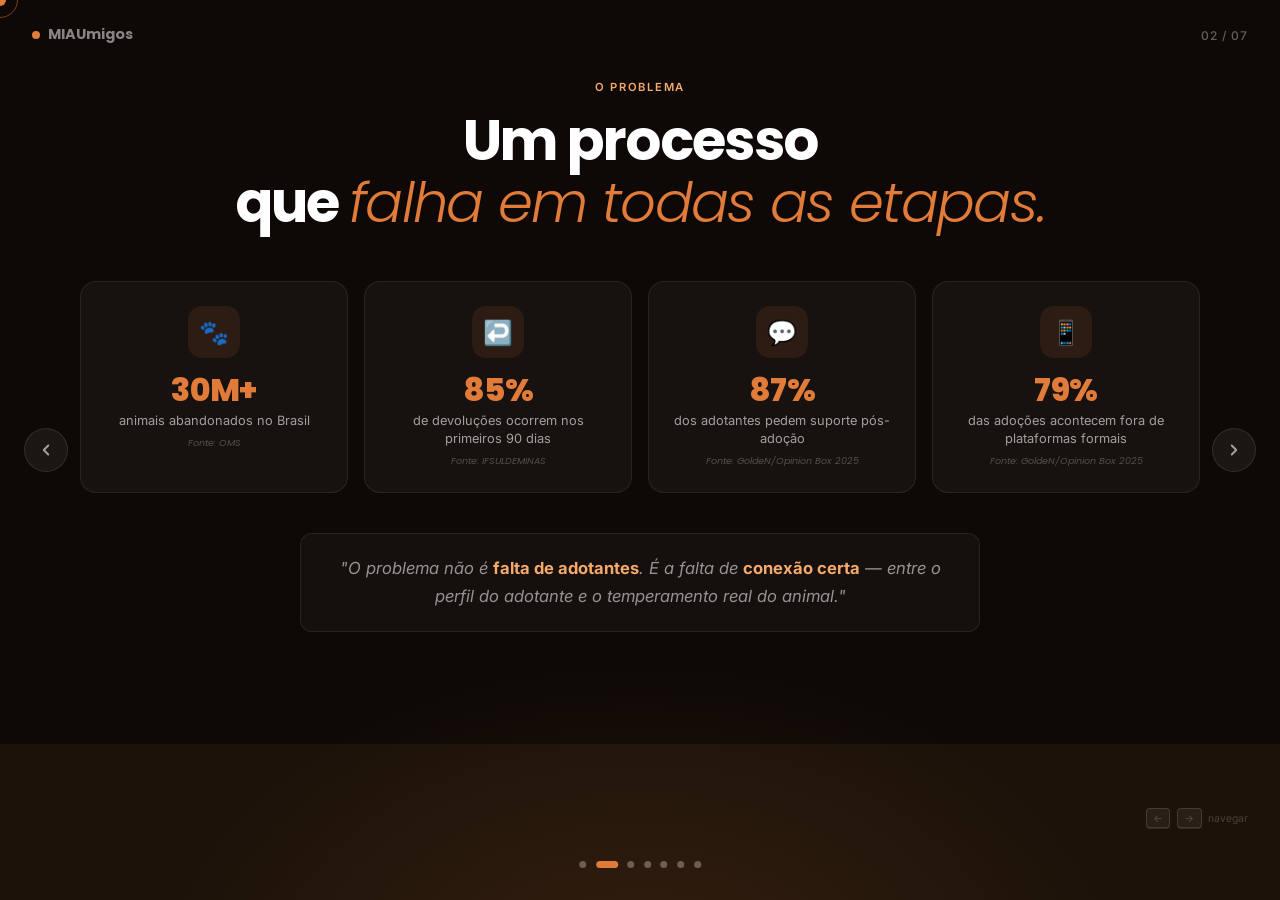
<file: MIAUmigos_02_Problema.html>
<!DOCTYPE html>
<html lang="pt-BR">
<head>
  <meta charset="UTF-8"/>
  <meta name="viewport" content="width=device-width, initial-scale=1.0"/>
  <title>Slide 02 — O Problema</title>
  <link rel="preconnect" href="https://fonts.googleapis.com">
  <link rel="preconnect" href="https://fonts.gstatic.com" crossorigin>
  <link href="https://fonts.googleapis.com/css2?family=Poppins:ital,wght@0,300;0,400;0,500;0,600;0,700;0,800;0,900;1,300;1,400;1,600&family=Inter:wght@300;400;500;600&display=swap" rel="stylesheet">
  <style>
    
    :root {
      --orange:    #E07B3A;
      --orange-d:  #B85E22;
      --orange-l:  #F5A96A;
      --orange-xs: rgba(224,123,58,.1);
      --cream:     #FAF4EC;
      --cream-d:   #F0E6D3;
      --brown:     #7A4A2A;
      --brown-l:   #C4956A;
      --ink:       #1C1209;
      --ink-s:     #4A3520;
      --gray:      #8C7B6A;
      --white:     #FFFFFF;
      --ff:        'Poppins', sans-serif;
      --fi:        'Inter', sans-serif;
    }

    *, *::before, *::after { box-sizing: border-box; margin: 0; padding: 0; }
    html, body { width: 100%; height: 100%; overflow: hidden; }
    body {
      font-family: var(--ff);
      background: var(--ink);
      color: var(--white);
      -webkit-font-smoothing: antialiased;
      cursor: none;
    }

    /* ── CUSTOM CURSOR ── */
    .cursor {
      position: fixed; z-index: 9999;
      width: 12px; height: 12px;
      background: var(--orange);
      border-radius: 50%;
      pointer-events: none;
      transition: transform .15s ease, opacity .2s;
      transform: translate(-50%, -50%);
    }
    .cursor-ring {
      position: fixed; z-index: 9998;
      width: 36px; height: 36px;
      border: 1.5px solid rgba(224,123,58,.5);
      border-radius: 50%;
      pointer-events: none;
      transition: transform .35s ease;
      transform: translate(-50%, -50%);
    }

    /* ── SLIDESHOW ── */
    .deck {
      width: 100vw; height: 100vh;
      position: relative; overflow: hidden;
    }
    .slide {
      position: absolute; inset: 0;
      opacity: 0;
      transform: translateX(60px);
      transition: opacity .7s cubic-bezier(.4,0,.2,1), transform .7s cubic-bezier(.4,0,.2,1);
      pointer-events: none;
      overflow: hidden;
    }
    .slide.active {
      opacity: 1; transform: translateX(0);
      pointer-events: all;
    }
    .slide.exit {
      opacity: 0; transform: translateX(-60px);
    }

    /* ── NAV DOTS ── */
    .dots {
      position: fixed; bottom: 2rem; left: 50%;
      transform: translateX(-50%);
      display: flex; gap: .6rem; z-index: 100;
    }
    .dot {
      width: 7px; height: 7px;
      background: rgba(255,255,255,.3);
      border-radius: 50%; cursor: pointer;
      transition: all .3s;
    }
    .dot.on { background: var(--orange); width: 22px; border-radius: 4px; }

    /* ── ARROWS ── */
    .arrow {
      position: fixed; top: 50%; z-index: 100;
      transform: translateY(-50%);
      width: 44px; height: 44px;
      background: rgba(255,255,255,.06);
      border: 1px solid rgba(255,255,255,.1);
      border-radius: 50%; cursor: pointer;
      display: flex; align-items: center; justify-content: center;
      color: rgba(255,255,255,.6);
      transition: all .25s;
      backdrop-filter: blur(8px);
    }
    .arrow:hover { background: rgba(224,123,58,.2); border-color: var(--orange); color: white; }
    .arrow.prev { left: 1.5rem; }
    .arrow.next { right: 1.5rem; }
    .arrow svg { width: 18px; height: 18px; stroke: currentColor; fill: none; stroke-width: 2.5; stroke-linecap: round; stroke-linejoin: round; }

    /* ── SLIDE COUNTER ── */
    .counter {
      position: fixed; top: 1.75rem; right: 2rem; z-index: 100;
      font-family: var(--fi); font-size: .75rem; font-weight: 500;
      color: rgba(255,255,255,.35); letter-spacing: .08em;
    }

    /* ── LOGO BADGE ── */
    .logo-badge {
      position: fixed; top: 1.5rem; left: 2rem; z-index: 100;
      display: flex; align-items: center; gap: .5rem;
      font-family: var(--ff); font-size: .9rem; font-weight: 700;
      color: rgba(255,255,255,.5);
    }
    .logo-badge .dot-o {
      width: 8px; height: 8px;
      background: var(--orange); border-radius: 50%;
    }

    /* ━━━━━━━━━━━━━━━━━━━━━━━━━━━━━━━━━
       SLIDE 1 — CAPA
    ━━━━━━━━━━━━━━━━━━━━━━━━━━━━━━━━━ */
    #s1 {
      background: var(--ink);
      display: grid;
      grid-template-columns: 1.1fr 1fr;
    }
    #s1::before {
      content: '';
      position: absolute; inset: 0;
      background:
        radial-gradient(ellipse 700px 600px at 15% 60%, rgba(224,123,58,.18), transparent 55%),
        radial-gradient(ellipse 500px 400px at 85% 20%, rgba(122,74,42,.25), transparent 55%);
      pointer-events: none;
    }
    .s1-left {
      position: relative; z-index: 2;
      display: flex; flex-direction: column; justify-content: center;
      padding: 6rem 4rem 6rem 6rem;
    }
    .s1-tag {
      display: inline-flex; align-items: center; gap: .5rem;
      font-family: var(--fi); font-size: .7rem; font-weight: 600;
      letter-spacing: .15em; text-transform: uppercase;
      color: var(--orange-l);
      border: 1px solid rgba(224,123,58,.3);
      border-radius: 999px; padding: .35rem 1rem;
      margin-bottom: 2.5rem;
      width: fit-content;
      animation: fadeUp .8s .2s both;
    }
    .s1-tag .blink { width: 6px; height: 6px; background: var(--orange); border-radius: 50%; animation: blink 2s ease-in-out infinite; }
    @keyframes blink { 0%,100%{opacity:1}50%{opacity:.2} }

    .s1-title {
      font-size: clamp(4rem, 7vw, 6.5rem);
      font-weight: 800;
      line-height: .92;
      letter-spacing: -.04em;
      color: var(--white);
      margin-bottom: 1.25rem;
      animation: fadeUp .8s .35s both;
    }
    .s1-title .accent { color: var(--orange); }
    .s1-sub {
      font-family: var(--fi);
      font-size: clamp(.9rem, 1.2vw, 1.1rem);
      font-weight: 300;
      color: rgba(255,255,255,.6);
      line-height: 1.65;
      max-width: 420px;
      margin-bottom: 3rem;
      animation: fadeUp .8s .5s both;
    }
    .s1-quote {
      padding: 1.25rem 1.5rem;
      background: rgba(224,123,58,.08);
      border-left: 3px solid var(--orange);
      border-radius: 0 10px 10px 0;
      font-family: var(--fi);
      font-size: .875rem;
      font-style: italic;
      color: rgba(255,255,255,.7);
      line-height: 1.6;
      max-width: 420px;
      animation: fadeUp .8s .65s both;
    }
    .s1-members {
      margin-top: 2.5rem;
      display: flex; flex-direction: column; gap: .3rem;
      animation: fadeUp .8s .8s both;
    }
    .s1-members-label {
      font-size: .65rem; font-weight: 600; letter-spacing: .12em;
      text-transform: uppercase; color: var(--gray); margin-bottom: .3rem;
    }
    .s1-members-names {
      font-family: var(--fi); font-size: .8125rem;
      color: rgba(255,255,255,.5); line-height: 1.7;
    }
    .s1-right {
      position: relative; z-index: 2;
      display: flex; align-items: center; justify-content: center;
      padding: 4rem;
    }
    /* Mockup */
    .mockup-phone {
      width: 220px;
      background: rgba(255,255,255,.04);
      border: 1px solid rgba(255,255,255,.1);
      border-radius: 30px;
      padding: 12px;
      box-shadow: 0 40px 80px rgba(0,0,0,.6), 0 0 0 1px rgba(255,255,255,.06);
      animation: floatY 4s ease-in-out infinite, fadeUp .8s .5s both;
      position: relative; z-index: 2;
    }
    @keyframes floatY { 0%,100%{transform:translateY(0)} 50%{transform:translateY(-12px)} }
    .mockup-notch {
      width: 60px; height: 8px; background: rgba(0,0,0,.6);
      border-radius: 4px; margin: 0 auto 10px;
    }
    .mockup-screen {
      background: linear-gradient(145deg, #2A1A0E, #1C1209);
      border-radius: 20px; overflow: hidden;
      min-height: 380px;
      padding: 16px;
      display: flex; flex-direction: column; gap: 12px;
    }
    .ms-header {
      display: flex; align-items: center; justify-content: space-between;
    }
    .ms-logo { font-size: .7rem; font-weight: 700; color: var(--orange); }
    .ms-icon { width: 22px; height: 22px; background: rgba(224,123,58,.2); border-radius: 50%; }
    .ms-hero {
      background: linear-gradient(135deg, rgba(224,123,58,.3), rgba(122,74,42,.4));
      border-radius: 14px; padding: 14px;
      font-size: .6rem; line-height: 1.4; color: rgba(255,255,255,.8);
    }
    .ms-hero strong { font-size: .75rem; color: white; display: block; margin-bottom: 3px; }
    .ms-btn {
      display: inline-block; padding: 5px 12px;
      background: var(--orange); border-radius: 999px;
      font-size: .55rem; font-weight: 700; color: white; margin-top: 8px;
    }
    .ms-card {
      background: rgba(255,255,255,.06); border-radius: 10px; padding: 10px;
      display: flex; align-items: center; gap: 8px;
    }
    .ms-card-img {
      width: 36px; height: 36px; border-radius: 8px;
      background: linear-gradient(135deg, #C4956A, #7A4A2A);
      display: flex; align-items: center; justify-content: center;
      font-size: 1rem;
    }
    .ms-card-info { flex: 1; }
    .ms-card-name { font-size: .6rem; font-weight: 700; color: white; }
    .ms-card-meta { font-size: .5rem; color: rgba(255,255,255,.45); }
    .ms-card-badge {
      font-size: .5rem; font-weight: 700;
      background: rgba(143,166,142,.2); color: #8FA68E;
      border-radius: 999px; padding: 2px 7px;
      margin-top: 3px; display: inline-block;
    }

    /* Circle deco */
    .deco-circle {
      position: absolute;
      border-radius: 50%;
      pointer-events: none;
    }

    @keyframes fadeUp {
      from { opacity: 0; transform: translateY(24px); }
      to   { opacity: 1; transform: translateY(0); }
    }

    /* ━━━━━━━━━━━━━━━━━━━━━━━━━━━━━━━━━
       SLIDE 2 — PROBLEMA
    ━━━━━━━━━━━━━━━━━━━━━━━━━━━━━━━━━ */
    #s2 { background: #0E0906; }
    #s2::before {
      content: '';
      position: absolute; inset: 0;
      background: radial-gradient(ellipse 900px 600px at 50% 110%, rgba(224,123,58,.12), transparent 55%);
    }
    .s2-inner {
      position: relative; z-index: 2;
      height: 100%; display: flex; flex-direction: column;
      align-items: center; justify-content: center;
      padding: 5rem 5rem 7rem;
      text-align: center;
    }
    .slide-eyebrow {
      font-family: var(--fi); font-size: .7rem; font-weight: 600;
      letter-spacing: .15em; text-transform: uppercase;
      color: var(--orange-l); margin-bottom: 1rem;
      display: flex; align-items: center; gap: .6rem;
    }
    .slide-eyebrow::before, .slide-eyebrow::after {
      content: ''; flex: 1; max-width: 40px;
      height: 1px; background: rgba(224,123,58,.4);
    }
    .slide-title {
      font-size: clamp(2rem, 4.5vw, 3.5rem);
      font-weight: 700; letter-spacing: -.03em;
      color: var(--white); line-height: 1.1;
      margin-bottom: 3rem;
    }
    .slide-title em { font-style: italic; color: var(--orange); font-weight: 300; }

    .problem-grid {
      display: grid; grid-template-columns: repeat(4, 1fr);
      gap: 1rem; margin-bottom: 2.5rem; width: 100%;
    }
    .problem-card {
      background: rgba(255,255,255,.04);
      border: 1px solid rgba(255,255,255,.08);
      border-radius: 16px; padding: 1.5rem 1.25rem;
      text-align: center; transition: all .3s;
    }
    .problem-card:hover { border-color: rgba(224,123,58,.4); transform: translateY(-4px); }
    .problem-icon {
      width: 52px; height: 52px;
      background: rgba(224,123,58,.1);
      border-radius: 14px; margin: 0 auto 1rem;
      display: flex; align-items: center; justify-content: center;
      font-size: 1.5rem;
    }
    .problem-stat {
      font-size: clamp(1.5rem, 2.5vw, 2.25rem);
      font-weight: 800; color: var(--orange);
      letter-spacing: -.02em; line-height: 1;
      margin-bottom: .35rem;
    }
    .problem-label {
      font-family: var(--fi); font-size: .8rem;
      color: rgba(255,255,255,.6); line-height: 1.4;
    }
    .problem-source {
      font-size: .6rem; color: rgba(255,255,255,.25);
      margin-top: .4rem; font-style: italic;
    }
    .impact-quote {
      font-family: var(--fi);
      font-size: clamp(.875rem, 1.3vw, 1.0625rem);
      color: rgba(255,255,255,.55); font-style: italic;
      max-width: 680px; line-height: 1.7;
      padding: 1.25rem 1.75rem;
      border: 1px solid rgba(255,255,255,.08);
      border-radius: 12px;
      background: rgba(255,255,255,.03);
    }
    .impact-quote strong { color: var(--orange-l); font-style: normal; }

    /* ━━━━━━━━━━━━━━━━━━━━━━━━━━━━━━━━━
       SLIDE 3 — SOLUÇÃO
    ━━━━━━━━━━━━━━━━━━━━━━━━━━━━━━━━━ */
    #s3 { background: var(--cream); color: var(--ink); }
    #s3::before {
      content: '';
      position: absolute; inset: 0;
      background:
        radial-gradient(ellipse 700px 500px at 80% 20%, rgba(224,123,58,.15), transparent 55%),
        radial-gradient(ellipse 500px 400px at 10% 80%, rgba(196,149,106,.15), transparent 55%);
    }
    .s3-inner {
      position: relative; z-index: 2;
      height: 100%; display: grid;
      grid-template-columns: 1fr 1.1fr;
      align-items: center;
    }
    .s3-left {
      padding: 5rem 3rem 5rem 5rem;
      display: flex; flex-direction: column; gap: 2rem;
    }
    .s3-eyebrow {
      font-family: var(--fi); font-size: .7rem; font-weight: 600;
      letter-spacing: .15em; text-transform: uppercase;
      color: var(--orange); display: flex; align-items: center; gap: .5rem;
    }
    .s3-eyebrow::before { content: ''; width: 28px; height: 1px; background: var(--orange); }
    .s3-title {
      font-size: clamp(2rem, 4vw, 3.25rem);
      font-weight: 700; letter-spacing: -.03em;
      color: var(--ink); line-height: 1.1;
    }
    .s3-title em { font-style: italic; color: var(--orange); font-weight: 400; }
    .feature-list { display: flex; flex-direction: column; gap: .85rem; }
    .feature-item {
      display: flex; align-items: flex-start; gap: .85rem;
    }
    .feature-bullet {
      width: 28px; height: 28px; flex-shrink: 0;
      background: var(--orange); border-radius: 8px;
      display: flex; align-items: center; justify-content: center;
      color: white; font-size: .7rem;
      margin-top: 1px;
    }
    .feature-text { font-family: var(--fi); font-size: .9375rem; color: var(--ink-s); line-height: 1.5; }
    .feature-text strong { color: var(--ink); font-weight: 600; }

    .s3-right {
      padding: 5rem 5rem 5rem 3rem;
      display: flex; align-items: center; justify-content: center;
    }
    .mockup-desktop {
      width: 100%; max-width: 480px;
      background: white;
      border-radius: 12px;
      box-shadow: 0 24px 64px rgba(28,18,9,.2), 0 2px 8px rgba(28,18,9,.08);
      overflow: hidden;
    }
    .mdd-bar {
      background: #F5EDE0; padding: 8px 12px;
      display: flex; align-items: center; gap: 6px;
    }
    .mdd-dot { width: 8px; height: 8px; border-radius: 50%; }
    .mdd-screen {
      background: #FAF4EC; padding: 1.25rem;
      display: flex; flex-direction: column; gap: .85rem;
    }
    .mdd-nav {
      display: flex; align-items: center; justify-content: space-between;
    }
    .mdd-logo { font-size: .8rem; font-weight: 700; color: var(--orange); }
    .mdd-navlinks { display: flex; gap: .75rem; }
    .mdd-navlink { font-size: .55rem; color: #8C7B6A; }
    .mdd-hero {
      background: linear-gradient(135deg, var(--orange), var(--orange-d));
      border-radius: 10px; padding: 1rem 1.25rem;
      color: white;
    }
    .mdd-hero-t { font-size: .75rem; font-weight: 700; margin-bottom: .3rem; }
    .mdd-hero-s { font-size: .6rem; opacity: .8; }
    .mdd-grid {
      display: grid; grid-template-columns: repeat(3, 1fr); gap: .5rem;
    }
    .mdd-animal {
      background: white; border-radius: 8px; overflow: hidden;
      box-shadow: 0 2px 8px rgba(28,18,9,.08);
    }
    .mdd-animal-img {
      height: 52px; display: flex; align-items: center;
      justify-content: center; font-size: 1.4rem;
    }
    .mdd-animal-info { padding: 5px 7px; }
    .mdd-animal-name { font-size: .55rem; font-weight: 700; color: var(--ink); }
    .mdd-animal-meta { font-size: .45rem; color: var(--gray); }
    .mdd-animal-badge {
      font-size: .45rem; font-weight: 600;
      background: rgba(224,123,58,.1); color: var(--orange);
      border-radius: 3px; padding: 1px 4px; display: inline-block; margin-top: 2px;
    }
    .mdd-stats {
      display: grid; grid-template-columns: repeat(3, 1fr); gap: .5rem;
    }
    .mdd-stat {
      background: white; border-radius: 8px; padding: .6rem;
      text-align: center;
      box-shadow: 0 1px 4px rgba(28,18,9,.06);
    }
    .mdd-stat-num { font-size: .9rem; font-weight: 800; color: var(--orange); }
    .mdd-stat-label { font-size: .45rem; color: var(--gray); }

    /* ━━━━━━━━━━━━━━━━━━━━━━━━━━━━━━━━━
       SLIDE 4 — TECNOLOGIA
    ━━━━━━━━━━━━━━━━━━━━━━━━━━━━━━━━━ */
    #s4 { background: #100B06; }
    #s4::before {
      content: '';
      position: absolute; inset: 0;
      background:
        radial-gradient(ellipse 600px 500px at 10% 40%, rgba(224,123,58,.14), transparent 50%),
        radial-gradient(ellipse 500px 400px at 90% 60%, rgba(122,74,42,.2), transparent 50%);
    }
    .s4-inner {
      position: relative; z-index: 2;
      height: 100%;
      display: flex; flex-direction: column;
      align-items: center; justify-content: center;
      padding: 5rem 5rem 7rem;
    }
    .tech-grid {
      display: grid; grid-template-columns: repeat(3, 1fr);
      gap: 1rem; margin-top: 2.5rem; width: 100%;
    }
    .tech-card {
      background: rgba(255,255,255,.04);
      border: 1px solid rgba(255,255,255,.08);
      border-radius: 18px; padding: 1.75rem 1.5rem;
      transition: all .3s;
      position: relative; overflow: hidden;
    }
    .tech-card::before {
      content: '';
      position: absolute; top: 0; left: 0; right: 0; height: 2px;
      background: linear-gradient(90deg, transparent, var(--orange), transparent);
      opacity: 0; transition: opacity .3s;
    }
    .tech-card:hover { border-color: rgba(224,123,58,.3); transform: translateY(-4px); }
    .tech-card:hover::before { opacity: 1; }
    .tech-number {
      font-size: .7rem; font-weight: 700;
      color: var(--orange); letter-spacing: .08em;
      margin-bottom: .75rem; display: flex; align-items: center; gap: .4rem;
    }
    .tech-number::after { content: ''; flex: 1; height: 1px; background: rgba(224,123,58,.2); }
    .tech-icon {
      font-size: 1.75rem; margin-bottom: .75rem;
    }
    .tech-title {
      font-size: .9375rem; font-weight: 700;
      color: var(--white); margin-bottom: .5rem;
    }
    .tech-desc {
      font-family: var(--fi); font-size: .8rem;
      color: rgba(255,255,255,.5); line-height: 1.6;
    }
    .tech-highlight {
      display: inline-block; margin-top: .75rem;
      padding: .2rem .65rem;
      background: rgba(224,123,58,.12);
      border: 1px solid rgba(224,123,58,.2);
      border-radius: 999px;
      font-size: .65rem; font-weight: 600; color: var(--orange-l);
    }
    .tech-footer-quote {
      margin-top: 2rem;
      font-family: var(--fi); font-size: .9375rem;
      color: rgba(255,255,255,.4); font-style: italic; text-align: center;
      max-width: 600px;
    }
    .tech-footer-quote strong { color: rgba(255,255,255,.7); font-style: normal; }

    /* ━━━━━━━━━━━━━━━━━━━━━━━━━━━━━━━━━
       SLIDE 5 — COMO FUNCIONA
    ━━━━━━━━━━━━━━━━━━━━━━━━━━━━━━━━━ */
    #s5 { background: #FAF4EC; color: var(--ink); }
    #s5::before {
      content: '';
      position: absolute; inset: 0;
      background:
        radial-gradient(ellipse 800px 400px at 50% 100%, rgba(224,123,58,.12), transparent 60%);
    }
    .s5-inner {
      position: relative; z-index: 2;
      height: 100%; display: flex; flex-direction: column;
      align-items: center; justify-content: center;
      padding: 5rem 5rem 7rem;
      text-align: center;
    }
    .s5-eyebrow {
      font-family: var(--fi); font-size: .7rem; font-weight: 600;
      letter-spacing: .15em; text-transform: uppercase;
      color: var(--orange); margin-bottom: .75rem;
      display: flex; align-items: center; gap: .5rem;
    }
    .s5-eyebrow::before, .s5-eyebrow::after { content: ''; flex: 1; max-width: 40px; height: 1px; background: var(--orange); }
    .s5-title {
      font-size: clamp(1.75rem, 3.5vw, 2.75rem);
      font-weight: 700; letter-spacing: -.025em;
      color: var(--ink); margin-bottom: 3.5rem;
    }
    .s5-title em { font-style: italic; color: var(--orange); font-weight: 400; }

    .flow {
      display: flex; align-items: center;
      justify-content: center; gap: 0;
      width: 100%; flex-wrap: nowrap;
    }
    .flow-step {
      display: flex; flex-direction: column; align-items: center;
      width: 140px; flex-shrink: 0;
    }
    .flow-circle {
      width: 72px; height: 72px;
      background: white;
      border: 2px solid rgba(224,123,58,.25);
      border-radius: 50%;
      display: flex; align-items: center; justify-content: center;
      font-size: 1.5rem; margin-bottom: 1rem;
      box-shadow: 0 4px 16px rgba(28,18,9,.08);
      transition: all .3s;
    }
    .flow-step:hover .flow-circle {
      border-color: var(--orange); box-shadow: 0 4px 24px rgba(224,123,58,.25);
      transform: translateY(-4px);
    }
    .flow-num {
      font-size: .6rem; font-weight: 700; color: var(--orange);
      letter-spacing: .06em; margin-bottom: .4rem;
    }
    .flow-label {
      font-size: .8rem; font-weight: 700; color: var(--ink);
      text-align: center; line-height: 1.3;
    }
    .flow-sub {
      font-family: var(--fi); font-size: .65rem;
      color: var(--gray); text-align: center; margin-top: .3rem;
      line-height: 1.4;
    }
    .flow-arrow {
      width: 40px; flex-shrink: 0; display: flex;
      align-items: center; justify-content: center;
      color: var(--orange-d); opacity: .5;
      margin-bottom: 3rem;
    }
    .flow-arrow svg {
      width: 20px; height: 20px;
      stroke: currentColor; fill: none;
      stroke-width: 2; stroke-linecap: round; stroke-linejoin: round;
    }

    /* ━━━━━━━━━━━━━━━━━━━━━━━━━━━━━━━━━
       SLIDE 6 — IMPACTO
    ━━━━━━━━━━━━━━━━━━━━━━━━━━━━━━━━━ */
    #s6 { background: var(--ink); }
    #s6::before {
      content: '';
      position: absolute; inset: 0;
      background:
        radial-gradient(ellipse 700px 700px at 50% 50%, rgba(224,123,58,.09), transparent 60%);
    }
    .s6-inner {
      position: relative; z-index: 2;
      height: 100%; display: flex; flex-direction: column;
      align-items: center; justify-content: center;
      padding: 5rem 5rem 7rem;
      text-align: center;
    }
    .impact-grid {
      display: grid; grid-template-columns: repeat(2, 1fr);
      gap: 1rem; margin: 2.5rem 0; width: 100%; max-width: 860px;
    }
    .impact-card {
      background: rgba(255,255,255,.04);
      border: 1px solid rgba(255,255,255,.08);
      border-radius: 18px; padding: 1.75rem;
      text-align: left; transition: all .3s;
      position: relative; overflow: hidden;
    }
    .impact-card:hover { border-color: rgba(224,123,58,.35); transform: translateY(-3px); }
    .impact-card.big {
      grid-column: span 2;
      background: rgba(224,123,58,.08);
      border-color: rgba(224,123,58,.2);
    }
    .impact-card-icon { font-size: 1.75rem; margin-bottom: .75rem; }
    .impact-card-num {
      font-size: clamp(1.5rem, 3vw, 2.5rem);
      font-weight: 800; color: var(--orange);
      letter-spacing: -.02em; line-height: 1;
      margin-bottom: .4rem;
    }
    .impact-card-label {
      font-family: var(--fi); font-size: .8125rem;
      color: rgba(255,255,255,.6); line-height: 1.5;
    }
    .impact-card-source {
      font-size: .6rem; color: rgba(255,255,255,.25);
      margin-top: .4rem; font-style: italic;
    }
    .impact-big-text {
      font-size: clamp(1.125rem, 2.5vw, 1.75rem);
      font-weight: 300; color: rgba(255,255,255,.8);
      line-height: 1.5; font-style: italic;
    }
    .impact-big-text strong { color: var(--orange-l); font-weight: 600; font-style: normal; }

    /* ━━━━━━━━━━━━━━━━━━━━━━━━━━━━━━━━━
       SLIDE 7 — ENCERRAMENTO
    ━━━━━━━━━━━━━━━━━━━━━━━━━━━━━━━━━ */
    #s7 {
      background: var(--ink);
      display: flex; align-items: center; justify-content: center;
      text-align: center; overflow: hidden;
    }
    #s7::before {
      content: '';
      position: absolute; inset: 0;
      background:
        radial-gradient(ellipse 800px 700px at 50% 60%, rgba(224,123,58,.2), transparent 55%),
        radial-gradient(ellipse 400px 400px at 20% 20%, rgba(122,74,42,.25), transparent 50%);
    }
    /* Big ring decoration */
    #s7::after {
      content: '';
      position: absolute;
      width: 700px; height: 700px;
      border: 1px solid rgba(224,123,58,.08);
      border-radius: 50%;
      top: 50%; left: 50%;
      transform: translate(-50%, -50%);
      pointer-events: none;
    }
    .s7-inner {
      position: relative; z-index: 2;
      display: flex; flex-direction: column;
      align-items: center; gap: 1.5rem;
      max-width: 740px; padding: 3rem;
    }
    .s7-tag {
      font-family: var(--fi); font-size: .7rem; font-weight: 600;
      letter-spacing: .15em; text-transform: uppercase;
      color: var(--orange-l);
      border: 1px solid rgba(224,123,58,.3);
      border-radius: 999px; padding: .35rem 1.25rem;
    }
    .s7-title {
      font-size: clamp(4rem, 9vw, 8rem);
      font-weight: 800; letter-spacing: -.05em;
      line-height: .9; color: var(--white);
    }
    .s7-title .accent { color: var(--orange); }
    .s7-sub {
      font-family: var(--fi); font-size: clamp(.875rem, 1.5vw, 1.125rem);
      color: rgba(255,255,255,.55); line-height: 1.65;
      max-width: 540px;
    }
    .s7-closing {
      padding: 1.25rem 2rem;
      background: rgba(255,255,255,.04);
      border: 1px solid rgba(255,255,255,.1);
      border-radius: 14px;
      font-family: var(--fi); font-size: clamp(.875rem, 1.3vw, 1rem);
      font-style: italic; color: rgba(255,255,255,.7);
    }
    .s7-closing strong { color: var(--orange-l); font-style: normal; }
    .s7-members {
      display: flex; flex-direction: column; align-items: center; gap: .25rem;
    }
    .s7-members-label {
      font-size: .65rem; font-weight: 600; letter-spacing: .12em;
      text-transform: uppercase; color: var(--gray);
    }
    .s7-members-list {
      font-family: var(--fi); font-size: .8125rem;
      color: rgba(255,255,255,.4);
    }
    .s7-uni {
      font-family: var(--fi); font-size: .7rem;
      color: rgba(255,255,255,.25); letter-spacing: .06em;
    }

    /* ── KEYBOARD HINT ── */
    .key-hint {
      position: fixed; bottom: 4.5rem; right: 2rem; z-index: 100;
      font-family: var(--fi); font-size: .65rem;
      color: rgba(255,255,255,.2);
      display: flex; align-items: center; gap: .4rem;
    }
    .kkey {
      padding: .15rem .4rem;
      background: rgba(255,255,255,.06);
      border: 1px solid rgba(255,255,255,.12);
      border-radius: 4px;
      box-shadow: 0 1px 0 rgba(255,255,255,.1);
    }

    /* Scrollbar */
    ::-webkit-scrollbar { display: none; }
  
    
    /* ── single-slide overrides ── */
    html, body { overflow: hidden; }
    .slide { position: static !important; opacity: 1 !important; transform: none !important; pointer-events: all !important; }
    
    .arrow { text-decoration: none; }
  </style>
</head>
<body>
  <div class="cursor" id="cur"></div>
  <div class="cursor-ring" id="curR"></div>
  <div class="logo-badge"><span class="dot-o"></span>MIAUmigos</div>
  <div class="counter">02 / 07</div>
  <a class="arrow prev" href="MIAUmigos_01_Capa.html" style=""><svg viewBox="0 0 24 24"><polyline points="15 18 9 12 15 6"/></svg></a>
  <a class="arrow next" href="MIAUmigos_03_Solucao.html" style=""><svg viewBox="0 0 24 24"><polyline points="9 6 15 12 9 18"/></svg></a>
  <div class="dots"><a href="MIAUmigos_01_Capa.html" class="dot " style="text-decoration:none"></a><a href="MIAUmigos_02_Problema.html" class="dot on" style="text-decoration:none"></a><a href="MIAUmigos_03_Solucao.html" class="dot " style="text-decoration:none"></a><a href="MIAUmigos_04_Tecnologia.html" class="dot " style="text-decoration:none"></a><a href="MIAUmigos_05_Como_Funciona.html" class="dot " style="text-decoration:none"></a><a href="MIAUmigos_06_Impacto.html" class="dot " style="text-decoration:none"></a><a href="MIAUmigos_07_Encerramento.html" class="dot " style="text-decoration:none"></a></div>
  <div class="key-hint"><span class="kkey">←</span><span class="kkey">→</span> navegar</div>
  <div class="deck">
    <div class="slide" id="s2">
    <div class="s2-inner">
      <div class="slide-eyebrow">O Problema</div>
      <h2 class="slide-title">Um processo<br>que <em>falha em todas as etapas.</em></h2>

      <div class="problem-grid">
        <div class="problem-card">
          <div class="problem-icon">🐾</div>
          <div class="problem-stat">30M+</div>
          <div class="problem-label">animais abandonados no Brasil</div>
          <div class="problem-source">Fonte: OMS</div>
        </div>
        <div class="problem-card">
          <div class="problem-icon">↩️</div>
          <div class="problem-stat">85%</div>
          <div class="problem-label">de devoluções ocorrem nos primeiros 90 dias</div>
          <div class="problem-source">Fonte: IFSULDEMINAS</div>
        </div>
        <div class="problem-card">
          <div class="problem-icon">💬</div>
          <div class="problem-stat">87%</div>
          <div class="problem-label">dos adotantes pedem suporte pós-adoção</div>
          <div class="problem-source">Fonte: GoldeN/Opinion Box 2025</div>
        </div>
        <div class="problem-card">
          <div class="problem-icon">📱</div>
          <div class="problem-stat">79%</div>
          <div class="problem-label">das adoções acontecem fora de plataformas formais</div>
          <div class="problem-source">Fonte: GoldeN/Opinion Box 2025</div>
        </div>
      </div>

      <div class="impact-quote">
        "O problema não é <strong>falta de adotantes</strong>. É a falta de <strong>conexão certa</strong> — entre o perfil do adotante e o temperamento real do animal."
      </div>
    </div>
  </div>
  </div>
  <script>
    document.addEventListener('keydown', e => {
      if (e.key === 'ArrowRight' || e.key === 'ArrowDown' || e.key === ' ') {
        if ('MIAUmigos_03_Solucao.html' !== '#') location.href = 'MIAUmigos_03_Solucao.html';
      }
      if (e.key === 'ArrowLeft' || e.key === 'ArrowUp') {
        if ('MIAUmigos_01_Capa.html' !== '#') location.href = 'MIAUmigos_01_Capa.html';
      }
    });
    // touch
    let _tx = 0;
    document.addEventListener('touchstart', e => _tx = e.touches[0].clientX);
    document.addEventListener('touchend', e => {
      const dx = _tx - e.changedTouches[0].clientX;
      if (Math.abs(dx) > 50) {
        if (dx > 0 && 'MIAUmigos_03_Solucao.html' !== '#') location.href = 'MIAUmigos_03_Solucao.html';
        if (dx < 0 && 'MIAUmigos_01_Capa.html' !== '#') location.href = 'MIAUmigos_01_Capa.html';
      }
    });
    // cursor
    const cur = document.getElementById('cur');
    const curR = document.getElementById('curR');
    if (cur && curR) {
      let mx=0,my=0,rx=0,ry=0;
      document.addEventListener('mousemove', e => { mx=e.clientX; my=e.clientY; cur.style.left=mx+'px'; cur.style.top=my+'px'; });
      (function a(){ rx+=(mx-rx)*.15; ry+=(my-ry)*.15; curR.style.left=rx+'px'; curR.style.top=ry+'px'; requestAnimationFrame(a); })();
    }
    </script>
</body>
</html>
</file>
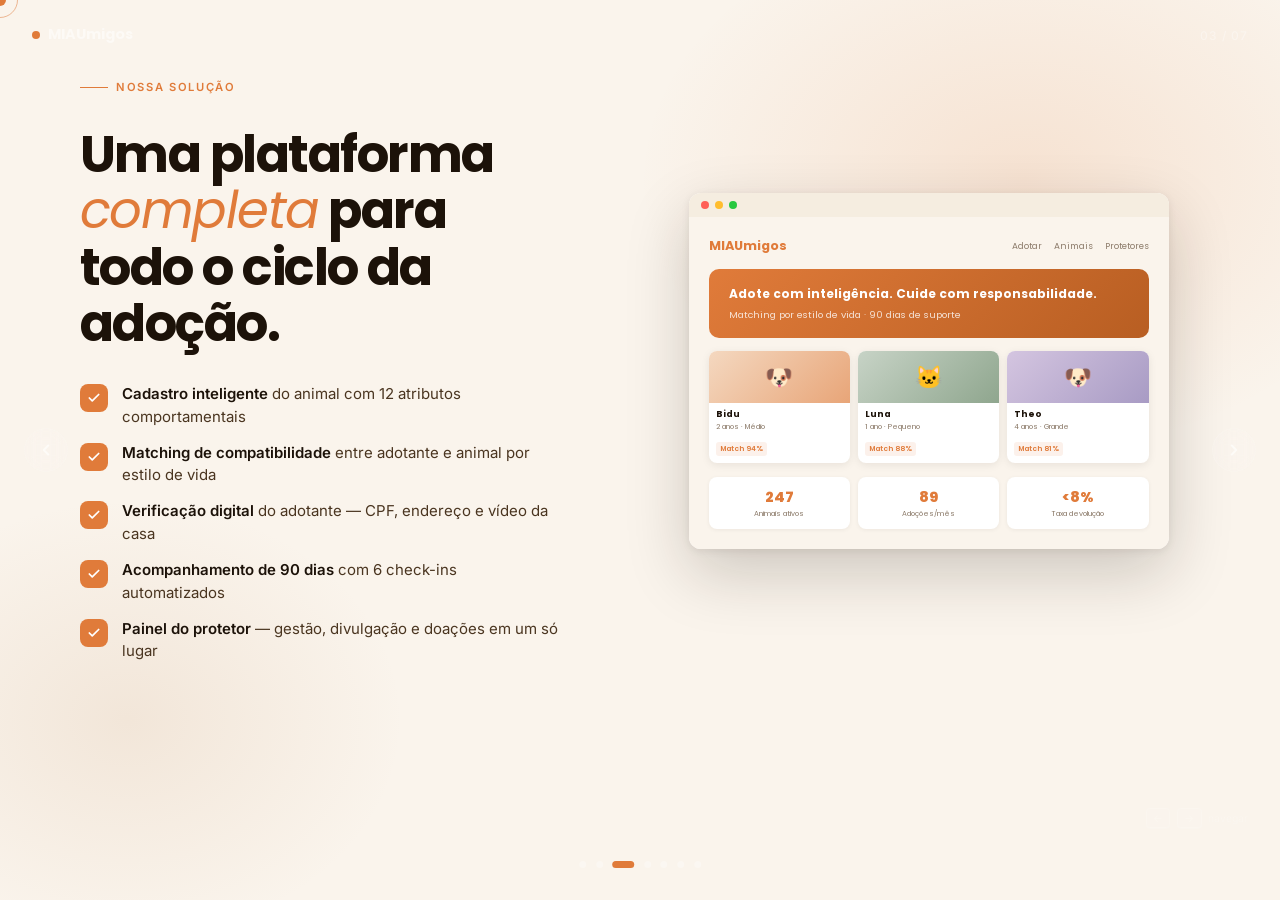
<file: MIAUmigos_03_Solucao.html>
<!DOCTYPE html>
<html lang="pt-BR">
<head>
  <meta charset="UTF-8"/>
  <meta name="viewport" content="width=device-width, initial-scale=1.0"/>
  <title>Slide 03 — Nossa Solução</title>
  <link rel="preconnect" href="https://fonts.googleapis.com">
  <link rel="preconnect" href="https://fonts.gstatic.com" crossorigin>
  <link href="https://fonts.googleapis.com/css2?family=Poppins:ital,wght@0,300;0,400;0,500;0,600;0,700;0,800;0,900;1,300;1,400;1,600&family=Inter:wght@300;400;500;600&display=swap" rel="stylesheet">
  <style>
    
    :root {
      --orange:    #E07B3A;
      --orange-d:  #B85E22;
      --orange-l:  #F5A96A;
      --orange-xs: rgba(224,123,58,.1);
      --cream:     #FAF4EC;
      --cream-d:   #F0E6D3;
      --brown:     #7A4A2A;
      --brown-l:   #C4956A;
      --ink:       #1C1209;
      --ink-s:     #4A3520;
      --gray:      #8C7B6A;
      --white:     #FFFFFF;
      --ff:        'Poppins', sans-serif;
      --fi:        'Inter', sans-serif;
    }

    *, *::before, *::after { box-sizing: border-box; margin: 0; padding: 0; }
    html, body { width: 100%; height: 100%; overflow: hidden; }
    body {
      font-family: var(--ff);
      background: var(--cream);
      color: var(--white);
      -webkit-font-smoothing: antialiased;
      cursor: none;
    }

    /* ── CUSTOM CURSOR ── */
    .cursor {
      position: fixed; z-index: 9999;
      width: 12px; height: 12px;
      background: var(--orange);
      border-radius: 50%;
      pointer-events: none;
      transition: transform .15s ease, opacity .2s;
      transform: translate(-50%, -50%);
    }
    .cursor-ring {
      position: fixed; z-index: 9998;
      width: 36px; height: 36px;
      border: 1.5px solid rgba(224,123,58,.5);
      border-radius: 50%;
      pointer-events: none;
      transition: transform .35s ease;
      transform: translate(-50%, -50%);
    }

    /* ── SLIDESHOW ── */
    .deck {
      width: 100vw; height: 100vh;
      position: relative; overflow: hidden;
    }
    .slide {
      position: absolute; inset: 0;
      opacity: 0;
      transform: translateX(60px);
      transition: opacity .7s cubic-bezier(.4,0,.2,1), transform .7s cubic-bezier(.4,0,.2,1);
      pointer-events: none;
      overflow: hidden;
    }
    .slide.active {
      opacity: 1; transform: translateX(0);
      pointer-events: all;
    }
    .slide.exit {
      opacity: 0; transform: translateX(-60px);
    }

    /* ── NAV DOTS ── */
    .dots {
      position: fixed; bottom: 2rem; left: 50%;
      transform: translateX(-50%);
      display: flex; gap: .6rem; z-index: 100;
    }
    .dot {
      width: 7px; height: 7px;
      background: rgba(255,255,255,.3);
      border-radius: 50%; cursor: pointer;
      transition: all .3s;
    }
    .dot.on { background: var(--orange); width: 22px; border-radius: 4px; }

    /* ── ARROWS ── */
    .arrow {
      position: fixed; top: 50%; z-index: 100;
      transform: translateY(-50%);
      width: 44px; height: 44px;
      background: rgba(255,255,255,.06);
      border: 1px solid rgba(255,255,255,.1);
      border-radius: 50%; cursor: pointer;
      display: flex; align-items: center; justify-content: center;
      color: rgba(255,255,255,.6);
      transition: all .25s;
      backdrop-filter: blur(8px);
    }
    .arrow:hover { background: rgba(224,123,58,.2); border-color: var(--orange); color: white; }
    .arrow.prev { left: 1.5rem; }
    .arrow.next { right: 1.5rem; }
    .arrow svg { width: 18px; height: 18px; stroke: currentColor; fill: none; stroke-width: 2.5; stroke-linecap: round; stroke-linejoin: round; }

    /* ── SLIDE COUNTER ── */
    .counter {
      position: fixed; top: 1.75rem; right: 2rem; z-index: 100;
      font-family: var(--fi); font-size: .75rem; font-weight: 500;
      color: rgba(255,255,255,.35); letter-spacing: .08em;
    }

    /* ── LOGO BADGE ── */
    .logo-badge {
      position: fixed; top: 1.5rem; left: 2rem; z-index: 100;
      display: flex; align-items: center; gap: .5rem;
      font-family: var(--ff); font-size: .9rem; font-weight: 700;
      color: rgba(255,255,255,.5);
    }
    .logo-badge .dot-o {
      width: 8px; height: 8px;
      background: var(--orange); border-radius: 50%;
    }

    /* ━━━━━━━━━━━━━━━━━━━━━━━━━━━━━━━━━
       SLIDE 1 — CAPA
    ━━━━━━━━━━━━━━━━━━━━━━━━━━━━━━━━━ */
    #s1 {
      background: var(--ink);
      display: grid;
      grid-template-columns: 1.1fr 1fr;
    }
    #s1::before {
      content: '';
      position: absolute; inset: 0;
      background:
        radial-gradient(ellipse 700px 600px at 15% 60%, rgba(224,123,58,.18), transparent 55%),
        radial-gradient(ellipse 500px 400px at 85% 20%, rgba(122,74,42,.25), transparent 55%);
      pointer-events: none;
    }
    .s1-left {
      position: relative; z-index: 2;
      display: flex; flex-direction: column; justify-content: center;
      padding: 6rem 4rem 6rem 6rem;
    }
    .s1-tag {
      display: inline-flex; align-items: center; gap: .5rem;
      font-family: var(--fi); font-size: .7rem; font-weight: 600;
      letter-spacing: .15em; text-transform: uppercase;
      color: var(--orange-l);
      border: 1px solid rgba(224,123,58,.3);
      border-radius: 999px; padding: .35rem 1rem;
      margin-bottom: 2.5rem;
      width: fit-content;
      animation: fadeUp .8s .2s both;
    }
    .s1-tag .blink { width: 6px; height: 6px; background: var(--orange); border-radius: 50%; animation: blink 2s ease-in-out infinite; }
    @keyframes blink { 0%,100%{opacity:1}50%{opacity:.2} }

    .s1-title {
      font-size: clamp(4rem, 7vw, 6.5rem);
      font-weight: 800;
      line-height: .92;
      letter-spacing: -.04em;
      color: var(--white);
      margin-bottom: 1.25rem;
      animation: fadeUp .8s .35s both;
    }
    .s1-title .accent { color: var(--orange); }
    .s1-sub {
      font-family: var(--fi);
      font-size: clamp(.9rem, 1.2vw, 1.1rem);
      font-weight: 300;
      color: rgba(255,255,255,.6);
      line-height: 1.65;
      max-width: 420px;
      margin-bottom: 3rem;
      animation: fadeUp .8s .5s both;
    }
    .s1-quote {
      padding: 1.25rem 1.5rem;
      background: rgba(224,123,58,.08);
      border-left: 3px solid var(--orange);
      border-radius: 0 10px 10px 0;
      font-family: var(--fi);
      font-size: .875rem;
      font-style: italic;
      color: rgba(255,255,255,.7);
      line-height: 1.6;
      max-width: 420px;
      animation: fadeUp .8s .65s both;
    }
    .s1-members {
      margin-top: 2.5rem;
      display: flex; flex-direction: column; gap: .3rem;
      animation: fadeUp .8s .8s both;
    }
    .s1-members-label {
      font-size: .65rem; font-weight: 600; letter-spacing: .12em;
      text-transform: uppercase; color: var(--gray); margin-bottom: .3rem;
    }
    .s1-members-names {
      font-family: var(--fi); font-size: .8125rem;
      color: rgba(255,255,255,.5); line-height: 1.7;
    }
    .s1-right {
      position: relative; z-index: 2;
      display: flex; align-items: center; justify-content: center;
      padding: 4rem;
    }
    /* Mockup */
    .mockup-phone {
      width: 220px;
      background: rgba(255,255,255,.04);
      border: 1px solid rgba(255,255,255,.1);
      border-radius: 30px;
      padding: 12px;
      box-shadow: 0 40px 80px rgba(0,0,0,.6), 0 0 0 1px rgba(255,255,255,.06);
      animation: floatY 4s ease-in-out infinite, fadeUp .8s .5s both;
      position: relative; z-index: 2;
    }
    @keyframes floatY { 0%,100%{transform:translateY(0)} 50%{transform:translateY(-12px)} }
    .mockup-notch {
      width: 60px; height: 8px; background: rgba(0,0,0,.6);
      border-radius: 4px; margin: 0 auto 10px;
    }
    .mockup-screen {
      background: linear-gradient(145deg, #2A1A0E, #1C1209);
      border-radius: 20px; overflow: hidden;
      min-height: 380px;
      padding: 16px;
      display: flex; flex-direction: column; gap: 12px;
    }
    .ms-header {
      display: flex; align-items: center; justify-content: space-between;
    }
    .ms-logo { font-size: .7rem; font-weight: 700; color: var(--orange); }
    .ms-icon { width: 22px; height: 22px; background: rgba(224,123,58,.2); border-radius: 50%; }
    .ms-hero {
      background: linear-gradient(135deg, rgba(224,123,58,.3), rgba(122,74,42,.4));
      border-radius: 14px; padding: 14px;
      font-size: .6rem; line-height: 1.4; color: rgba(255,255,255,.8);
    }
    .ms-hero strong { font-size: .75rem; color: white; display: block; margin-bottom: 3px; }
    .ms-btn {
      display: inline-block; padding: 5px 12px;
      background: var(--orange); border-radius: 999px;
      font-size: .55rem; font-weight: 700; color: white; margin-top: 8px;
    }
    .ms-card {
      background: rgba(255,255,255,.06); border-radius: 10px; padding: 10px;
      display: flex; align-items: center; gap: 8px;
    }
    .ms-card-img {
      width: 36px; height: 36px; border-radius: 8px;
      background: linear-gradient(135deg, #C4956A, #7A4A2A);
      display: flex; align-items: center; justify-content: center;
      font-size: 1rem;
    }
    .ms-card-info { flex: 1; }
    .ms-card-name { font-size: .6rem; font-weight: 700; color: white; }
    .ms-card-meta { font-size: .5rem; color: rgba(255,255,255,.45); }
    .ms-card-badge {
      font-size: .5rem; font-weight: 700;
      background: rgba(143,166,142,.2); color: #8FA68E;
      border-radius: 999px; padding: 2px 7px;
      margin-top: 3px; display: inline-block;
    }

    /* Circle deco */
    .deco-circle {
      position: absolute;
      border-radius: 50%;
      pointer-events: none;
    }

    @keyframes fadeUp {
      from { opacity: 0; transform: translateY(24px); }
      to   { opacity: 1; transform: translateY(0); }
    }

    /* ━━━━━━━━━━━━━━━━━━━━━━━━━━━━━━━━━
       SLIDE 2 — PROBLEMA
    ━━━━━━━━━━━━━━━━━━━━━━━━━━━━━━━━━ */
    #s2 { background: #0E0906; }
    #s2::before {
      content: '';
      position: absolute; inset: 0;
      background: radial-gradient(ellipse 900px 600px at 50% 110%, rgba(224,123,58,.12), transparent 55%);
    }
    .s2-inner {
      position: relative; z-index: 2;
      height: 100%; display: flex; flex-direction: column;
      align-items: center; justify-content: center;
      padding: 5rem 5rem 7rem;
      text-align: center;
    }
    .slide-eyebrow {
      font-family: var(--fi); font-size: .7rem; font-weight: 600;
      letter-spacing: .15em; text-transform: uppercase;
      color: var(--orange-l); margin-bottom: 1rem;
      display: flex; align-items: center; gap: .6rem;
    }
    .slide-eyebrow::before, .slide-eyebrow::after {
      content: ''; flex: 1; max-width: 40px;
      height: 1px; background: rgba(224,123,58,.4);
    }
    .slide-title {
      font-size: clamp(2rem, 4.5vw, 3.5rem);
      font-weight: 700; letter-spacing: -.03em;
      color: var(--white); line-height: 1.1;
      margin-bottom: 3rem;
    }
    .slide-title em { font-style: italic; color: var(--orange); font-weight: 300; }

    .problem-grid {
      display: grid; grid-template-columns: repeat(4, 1fr);
      gap: 1rem; margin-bottom: 2.5rem; width: 100%;
    }
    .problem-card {
      background: rgba(255,255,255,.04);
      border: 1px solid rgba(255,255,255,.08);
      border-radius: 16px; padding: 1.5rem 1.25rem;
      text-align: center; transition: all .3s;
    }
    .problem-card:hover { border-color: rgba(224,123,58,.4); transform: translateY(-4px); }
    .problem-icon {
      width: 52px; height: 52px;
      background: rgba(224,123,58,.1);
      border-radius: 14px; margin: 0 auto 1rem;
      display: flex; align-items: center; justify-content: center;
      font-size: 1.5rem;
    }
    .problem-stat {
      font-size: clamp(1.5rem, 2.5vw, 2.25rem);
      font-weight: 800; color: var(--orange);
      letter-spacing: -.02em; line-height: 1;
      margin-bottom: .35rem;
    }
    .problem-label {
      font-family: var(--fi); font-size: .8rem;
      color: rgba(255,255,255,.6); line-height: 1.4;
    }
    .problem-source {
      font-size: .6rem; color: rgba(255,255,255,.25);
      margin-top: .4rem; font-style: italic;
    }
    .impact-quote {
      font-family: var(--fi);
      font-size: clamp(.875rem, 1.3vw, 1.0625rem);
      color: rgba(255,255,255,.55); font-style: italic;
      max-width: 680px; line-height: 1.7;
      padding: 1.25rem 1.75rem;
      border: 1px solid rgba(255,255,255,.08);
      border-radius: 12px;
      background: rgba(255,255,255,.03);
    }
    .impact-quote strong { color: var(--orange-l); font-style: normal; }

    /* ━━━━━━━━━━━━━━━━━━━━━━━━━━━━━━━━━
       SLIDE 3 — SOLUÇÃO
    ━━━━━━━━━━━━━━━━━━━━━━━━━━━━━━━━━ */
    #s3 { background: var(--cream); color: var(--ink); }
    #s3::before {
      content: '';
      position: absolute; inset: 0;
      background:
        radial-gradient(ellipse 700px 500px at 80% 20%, rgba(224,123,58,.15), transparent 55%),
        radial-gradient(ellipse 500px 400px at 10% 80%, rgba(196,149,106,.15), transparent 55%);
    }
    .s3-inner {
      position: relative; z-index: 2;
      height: 100%; display: grid;
      grid-template-columns: 1fr 1.1fr;
      align-items: center;
    }
    .s3-left {
      padding: 5rem 3rem 5rem 5rem;
      display: flex; flex-direction: column; gap: 2rem;
    }
    .s3-eyebrow {
      font-family: var(--fi); font-size: .7rem; font-weight: 600;
      letter-spacing: .15em; text-transform: uppercase;
      color: var(--orange); display: flex; align-items: center; gap: .5rem;
    }
    .s3-eyebrow::before { content: ''; width: 28px; height: 1px; background: var(--orange); }
    .s3-title {
      font-size: clamp(2rem, 4vw, 3.25rem);
      font-weight: 700; letter-spacing: -.03em;
      color: var(--ink); line-height: 1.1;
    }
    .s3-title em { font-style: italic; color: var(--orange); font-weight: 400; }
    .feature-list { display: flex; flex-direction: column; gap: .85rem; }
    .feature-item {
      display: flex; align-items: flex-start; gap: .85rem;
    }
    .feature-bullet {
      width: 28px; height: 28px; flex-shrink: 0;
      background: var(--orange); border-radius: 8px;
      display: flex; align-items: center; justify-content: center;
      color: white; font-size: .7rem;
      margin-top: 1px;
    }
    .feature-text { font-family: var(--fi); font-size: .9375rem; color: var(--ink-s); line-height: 1.5; }
    .feature-text strong { color: var(--ink); font-weight: 600; }

    .s3-right {
      padding: 5rem 5rem 5rem 3rem;
      display: flex; align-items: center; justify-content: center;
    }
    .mockup-desktop {
      width: 100%; max-width: 480px;
      background: white;
      border-radius: 12px;
      box-shadow: 0 24px 64px rgba(28,18,9,.2), 0 2px 8px rgba(28,18,9,.08);
      overflow: hidden;
    }
    .mdd-bar {
      background: #F5EDE0; padding: 8px 12px;
      display: flex; align-items: center; gap: 6px;
    }
    .mdd-dot { width: 8px; height: 8px; border-radius: 50%; }
    .mdd-screen {
      background: #FAF4EC; padding: 1.25rem;
      display: flex; flex-direction: column; gap: .85rem;
    }
    .mdd-nav {
      display: flex; align-items: center; justify-content: space-between;
    }
    .mdd-logo { font-size: .8rem; font-weight: 700; color: var(--orange); }
    .mdd-navlinks { display: flex; gap: .75rem; }
    .mdd-navlink { font-size: .55rem; color: #8C7B6A; }
    .mdd-hero {
      background: linear-gradient(135deg, var(--orange), var(--orange-d));
      border-radius: 10px; padding: 1rem 1.25rem;
      color: white;
    }
    .mdd-hero-t { font-size: .75rem; font-weight: 700; margin-bottom: .3rem; }
    .mdd-hero-s { font-size: .6rem; opacity: .8; }
    .mdd-grid {
      display: grid; grid-template-columns: repeat(3, 1fr); gap: .5rem;
    }
    .mdd-animal {
      background: white; border-radius: 8px; overflow: hidden;
      box-shadow: 0 2px 8px rgba(28,18,9,.08);
    }
    .mdd-animal-img {
      height: 52px; display: flex; align-items: center;
      justify-content: center; font-size: 1.4rem;
    }
    .mdd-animal-info { padding: 5px 7px; }
    .mdd-animal-name { font-size: .55rem; font-weight: 700; color: var(--ink); }
    .mdd-animal-meta { font-size: .45rem; color: var(--gray); }
    .mdd-animal-badge {
      font-size: .45rem; font-weight: 600;
      background: rgba(224,123,58,.1); color: var(--orange);
      border-radius: 3px; padding: 1px 4px; display: inline-block; margin-top: 2px;
    }
    .mdd-stats {
      display: grid; grid-template-columns: repeat(3, 1fr); gap: .5rem;
    }
    .mdd-stat {
      background: white; border-radius: 8px; padding: .6rem;
      text-align: center;
      box-shadow: 0 1px 4px rgba(28,18,9,.06);
    }
    .mdd-stat-num { font-size: .9rem; font-weight: 800; color: var(--orange); }
    .mdd-stat-label { font-size: .45rem; color: var(--gray); }

    /* ━━━━━━━━━━━━━━━━━━━━━━━━━━━━━━━━━
       SLIDE 4 — TECNOLOGIA
    ━━━━━━━━━━━━━━━━━━━━━━━━━━━━━━━━━ */
    #s4 { background: #100B06; }
    #s4::before {
      content: '';
      position: absolute; inset: 0;
      background:
        radial-gradient(ellipse 600px 500px at 10% 40%, rgba(224,123,58,.14), transparent 50%),
        radial-gradient(ellipse 500px 400px at 90% 60%, rgba(122,74,42,.2), transparent 50%);
    }
    .s4-inner {
      position: relative; z-index: 2;
      height: 100%;
      display: flex; flex-direction: column;
      align-items: center; justify-content: center;
      padding: 5rem 5rem 7rem;
    }
    .tech-grid {
      display: grid; grid-template-columns: repeat(3, 1fr);
      gap: 1rem; margin-top: 2.5rem; width: 100%;
    }
    .tech-card {
      background: rgba(255,255,255,.04);
      border: 1px solid rgba(255,255,255,.08);
      border-radius: 18px; padding: 1.75rem 1.5rem;
      transition: all .3s;
      position: relative; overflow: hidden;
    }
    .tech-card::before {
      content: '';
      position: absolute; top: 0; left: 0; right: 0; height: 2px;
      background: linear-gradient(90deg, transparent, var(--orange), transparent);
      opacity: 0; transition: opacity .3s;
    }
    .tech-card:hover { border-color: rgba(224,123,58,.3); transform: translateY(-4px); }
    .tech-card:hover::before { opacity: 1; }
    .tech-number {
      font-size: .7rem; font-weight: 700;
      color: var(--orange); letter-spacing: .08em;
      margin-bottom: .75rem; display: flex; align-items: center; gap: .4rem;
    }
    .tech-number::after { content: ''; flex: 1; height: 1px; background: rgba(224,123,58,.2); }
    .tech-icon {
      font-size: 1.75rem; margin-bottom: .75rem;
    }
    .tech-title {
      font-size: .9375rem; font-weight: 700;
      color: var(--white); margin-bottom: .5rem;
    }
    .tech-desc {
      font-family: var(--fi); font-size: .8rem;
      color: rgba(255,255,255,.5); line-height: 1.6;
    }
    .tech-highlight {
      display: inline-block; margin-top: .75rem;
      padding: .2rem .65rem;
      background: rgba(224,123,58,.12);
      border: 1px solid rgba(224,123,58,.2);
      border-radius: 999px;
      font-size: .65rem; font-weight: 600; color: var(--orange-l);
    }
    .tech-footer-quote {
      margin-top: 2rem;
      font-family: var(--fi); font-size: .9375rem;
      color: rgba(255,255,255,.4); font-style: italic; text-align: center;
      max-width: 600px;
    }
    .tech-footer-quote strong { color: rgba(255,255,255,.7); font-style: normal; }

    /* ━━━━━━━━━━━━━━━━━━━━━━━━━━━━━━━━━
       SLIDE 5 — COMO FUNCIONA
    ━━━━━━━━━━━━━━━━━━━━━━━━━━━━━━━━━ */
    #s5 { background: #FAF4EC; color: var(--ink); }
    #s5::before {
      content: '';
      position: absolute; inset: 0;
      background:
        radial-gradient(ellipse 800px 400px at 50% 100%, rgba(224,123,58,.12), transparent 60%);
    }
    .s5-inner {
      position: relative; z-index: 2;
      height: 100%; display: flex; flex-direction: column;
      align-items: center; justify-content: center;
      padding: 5rem 5rem 7rem;
      text-align: center;
    }
    .s5-eyebrow {
      font-family: var(--fi); font-size: .7rem; font-weight: 600;
      letter-spacing: .15em; text-transform: uppercase;
      color: var(--orange); margin-bottom: .75rem;
      display: flex; align-items: center; gap: .5rem;
    }
    .s5-eyebrow::before, .s5-eyebrow::after { content: ''; flex: 1; max-width: 40px; height: 1px; background: var(--orange); }
    .s5-title {
      font-size: clamp(1.75rem, 3.5vw, 2.75rem);
      font-weight: 700; letter-spacing: -.025em;
      color: var(--ink); margin-bottom: 3.5rem;
    }
    .s5-title em { font-style: italic; color: var(--orange); font-weight: 400; }

    .flow {
      display: flex; align-items: center;
      justify-content: center; gap: 0;
      width: 100%; flex-wrap: nowrap;
    }
    .flow-step {
      display: flex; flex-direction: column; align-items: center;
      width: 140px; flex-shrink: 0;
    }
    .flow-circle {
      width: 72px; height: 72px;
      background: white;
      border: 2px solid rgba(224,123,58,.25);
      border-radius: 50%;
      display: flex; align-items: center; justify-content: center;
      font-size: 1.5rem; margin-bottom: 1rem;
      box-shadow: 0 4px 16px rgba(28,18,9,.08);
      transition: all .3s;
    }
    .flow-step:hover .flow-circle {
      border-color: var(--orange); box-shadow: 0 4px 24px rgba(224,123,58,.25);
      transform: translateY(-4px);
    }
    .flow-num {
      font-size: .6rem; font-weight: 700; color: var(--orange);
      letter-spacing: .06em; margin-bottom: .4rem;
    }
    .flow-label {
      font-size: .8rem; font-weight: 700; color: var(--ink);
      text-align: center; line-height: 1.3;
    }
    .flow-sub {
      font-family: var(--fi); font-size: .65rem;
      color: var(--gray); text-align: center; margin-top: .3rem;
      line-height: 1.4;
    }
    .flow-arrow {
      width: 40px; flex-shrink: 0; display: flex;
      align-items: center; justify-content: center;
      color: var(--orange-d); opacity: .5;
      margin-bottom: 3rem;
    }
    .flow-arrow svg {
      width: 20px; height: 20px;
      stroke: currentColor; fill: none;
      stroke-width: 2; stroke-linecap: round; stroke-linejoin: round;
    }

    /* ━━━━━━━━━━━━━━━━━━━━━━━━━━━━━━━━━
       SLIDE 6 — IMPACTO
    ━━━━━━━━━━━━━━━━━━━━━━━━━━━━━━━━━ */
    #s6 { background: var(--ink); }
    #s6::before {
      content: '';
      position: absolute; inset: 0;
      background:
        radial-gradient(ellipse 700px 700px at 50% 50%, rgba(224,123,58,.09), transparent 60%);
    }
    .s6-inner {
      position: relative; z-index: 2;
      height: 100%; display: flex; flex-direction: column;
      align-items: center; justify-content: center;
      padding: 5rem 5rem 7rem;
      text-align: center;
    }
    .impact-grid {
      display: grid; grid-template-columns: repeat(2, 1fr);
      gap: 1rem; margin: 2.5rem 0; width: 100%; max-width: 860px;
    }
    .impact-card {
      background: rgba(255,255,255,.04);
      border: 1px solid rgba(255,255,255,.08);
      border-radius: 18px; padding: 1.75rem;
      text-align: left; transition: all .3s;
      position: relative; overflow: hidden;
    }
    .impact-card:hover { border-color: rgba(224,123,58,.35); transform: translateY(-3px); }
    .impact-card.big {
      grid-column: span 2;
      background: rgba(224,123,58,.08);
      border-color: rgba(224,123,58,.2);
    }
    .impact-card-icon { font-size: 1.75rem; margin-bottom: .75rem; }
    .impact-card-num {
      font-size: clamp(1.5rem, 3vw, 2.5rem);
      font-weight: 800; color: var(--orange);
      letter-spacing: -.02em; line-height: 1;
      margin-bottom: .4rem;
    }
    .impact-card-label {
      font-family: var(--fi); font-size: .8125rem;
      color: rgba(255,255,255,.6); line-height: 1.5;
    }
    .impact-card-source {
      font-size: .6rem; color: rgba(255,255,255,.25);
      margin-top: .4rem; font-style: italic;
    }
    .impact-big-text {
      font-size: clamp(1.125rem, 2.5vw, 1.75rem);
      font-weight: 300; color: rgba(255,255,255,.8);
      line-height: 1.5; font-style: italic;
    }
    .impact-big-text strong { color: var(--orange-l); font-weight: 600; font-style: normal; }

    /* ━━━━━━━━━━━━━━━━━━━━━━━━━━━━━━━━━
       SLIDE 7 — ENCERRAMENTO
    ━━━━━━━━━━━━━━━━━━━━━━━━━━━━━━━━━ */
    #s7 {
      background: var(--ink);
      display: flex; align-items: center; justify-content: center;
      text-align: center; overflow: hidden;
    }
    #s7::before {
      content: '';
      position: absolute; inset: 0;
      background:
        radial-gradient(ellipse 800px 700px at 50% 60%, rgba(224,123,58,.2), transparent 55%),
        radial-gradient(ellipse 400px 400px at 20% 20%, rgba(122,74,42,.25), transparent 50%);
    }
    /* Big ring decoration */
    #s7::after {
      content: '';
      position: absolute;
      width: 700px; height: 700px;
      border: 1px solid rgba(224,123,58,.08);
      border-radius: 50%;
      top: 50%; left: 50%;
      transform: translate(-50%, -50%);
      pointer-events: none;
    }
    .s7-inner {
      position: relative; z-index: 2;
      display: flex; flex-direction: column;
      align-items: center; gap: 1.5rem;
      max-width: 740px; padding: 3rem;
    }
    .s7-tag {
      font-family: var(--fi); font-size: .7rem; font-weight: 600;
      letter-spacing: .15em; text-transform: uppercase;
      color: var(--orange-l);
      border: 1px solid rgba(224,123,58,.3);
      border-radius: 999px; padding: .35rem 1.25rem;
    }
    .s7-title {
      font-size: clamp(4rem, 9vw, 8rem);
      font-weight: 800; letter-spacing: -.05em;
      line-height: .9; color: var(--white);
    }
    .s7-title .accent { color: var(--orange); }
    .s7-sub {
      font-family: var(--fi); font-size: clamp(.875rem, 1.5vw, 1.125rem);
      color: rgba(255,255,255,.55); line-height: 1.65;
      max-width: 540px;
    }
    .s7-closing {
      padding: 1.25rem 2rem;
      background: rgba(255,255,255,.04);
      border: 1px solid rgba(255,255,255,.1);
      border-radius: 14px;
      font-family: var(--fi); font-size: clamp(.875rem, 1.3vw, 1rem);
      font-style: italic; color: rgba(255,255,255,.7);
    }
    .s7-closing strong { color: var(--orange-l); font-style: normal; }
    .s7-members {
      display: flex; flex-direction: column; align-items: center; gap: .25rem;
    }
    .s7-members-label {
      font-size: .65rem; font-weight: 600; letter-spacing: .12em;
      text-transform: uppercase; color: var(--gray);
    }
    .s7-members-list {
      font-family: var(--fi); font-size: .8125rem;
      color: rgba(255,255,255,.4);
    }
    .s7-uni {
      font-family: var(--fi); font-size: .7rem;
      color: rgba(255,255,255,.25); letter-spacing: .06em;
    }

    /* ── KEYBOARD HINT ── */
    .key-hint {
      position: fixed; bottom: 4.5rem; right: 2rem; z-index: 100;
      font-family: var(--fi); font-size: .65rem;
      color: rgba(255,255,255,.2);
      display: flex; align-items: center; gap: .4rem;
    }
    .kkey {
      padding: .15rem .4rem;
      background: rgba(255,255,255,.06);
      border: 1px solid rgba(255,255,255,.12);
      border-radius: 4px;
      box-shadow: 0 1px 0 rgba(255,255,255,.1);
    }

    /* Scrollbar */
    ::-webkit-scrollbar { display: none; }
  
    
    /* ── single-slide overrides ── */
    html, body { overflow: hidden; }
    .slide { position: static !important; opacity: 1 !important; transform: none !important; pointer-events: all !important; }
    
    .arrow { text-decoration: none; }
  </style>
</head>
<body>
  <div class="cursor" id="cur"></div>
  <div class="cursor-ring" id="curR"></div>
  <div class="logo-badge"><span class="dot-o"></span>MIAUmigos</div>
  <div class="counter">03 / 07</div>
  <a class="arrow prev" href="MIAUmigos_02_Problema.html" style=""><svg viewBox="0 0 24 24"><polyline points="15 18 9 12 15 6"/></svg></a>
  <a class="arrow next" href="MIAUmigos_04_Tecnologia.html" style=""><svg viewBox="0 0 24 24"><polyline points="9 6 15 12 9 18"/></svg></a>
  <div class="dots"><a href="MIAUmigos_01_Capa.html" class="dot " style="text-decoration:none"></a><a href="MIAUmigos_02_Problema.html" class="dot " style="text-decoration:none"></a><a href="MIAUmigos_03_Solucao.html" class="dot on" style="text-decoration:none"></a><a href="MIAUmigos_04_Tecnologia.html" class="dot " style="text-decoration:none"></a><a href="MIAUmigos_05_Como_Funciona.html" class="dot " style="text-decoration:none"></a><a href="MIAUmigos_06_Impacto.html" class="dot " style="text-decoration:none"></a><a href="MIAUmigos_07_Encerramento.html" class="dot " style="text-decoration:none"></a></div>
  <div class="key-hint"><span class="kkey">←</span><span class="kkey">→</span> navegar</div>
  <div class="deck">
    <div class="slide" id="s3">
    <div class="s3-inner">
      <div class="s3-left">
        <div class="s3-eyebrow">Nossa Solução</div>
        <h2 class="s3-title">Uma plataforma <em>completa</em> para todo o ciclo da adoção.</h2>

        <div class="feature-list">
          <div class="feature-item">
            <div class="feature-bullet">
              <svg width="14" height="14" viewBox="0 0 24 24" stroke="white" fill="none" stroke-width="3" stroke-linecap="round" stroke-linejoin="round"><path d="M20 6 9 17l-5-5"/></svg>
            </div>
            <div class="feature-text"><strong>Cadastro inteligente</strong> do animal com 12 atributos comportamentais</div>
          </div>
          <div class="feature-item">
            <div class="feature-bullet">
              <svg width="14" height="14" viewBox="0 0 24 24" stroke="white" fill="none" stroke-width="3" stroke-linecap="round" stroke-linejoin="round"><path d="M20 6 9 17l-5-5"/></svg>
            </div>
            <div class="feature-text"><strong>Matching de compatibilidade</strong> entre adotante e animal por estilo de vida</div>
          </div>
          <div class="feature-item">
            <div class="feature-bullet">
              <svg width="14" height="14" viewBox="0 0 24 24" stroke="white" fill="none" stroke-width="3" stroke-linecap="round" stroke-linejoin="round"><path d="M20 6 9 17l-5-5"/></svg>
            </div>
            <div class="feature-text"><strong>Verificação digital</strong> do adotante — CPF, endereço e vídeo da casa</div>
          </div>
          <div class="feature-item">
            <div class="feature-bullet">
              <svg width="14" height="14" viewBox="0 0 24 24" stroke="white" fill="none" stroke-width="3" stroke-linecap="round" stroke-linejoin="round"><path d="M20 6 9 17l-5-5"/></svg>
            </div>
            <div class="feature-text"><strong>Acompanhamento de 90 dias</strong> com 6 check-ins automatizados</div>
          </div>
          <div class="feature-item">
            <div class="feature-bullet">
              <svg width="14" height="14" viewBox="0 0 24 24" stroke="white" fill="none" stroke-width="3" stroke-linecap="round" stroke-linejoin="round"><path d="M20 6 9 17l-5-5"/></svg>
            </div>
            <div class="feature-text"><strong>Painel do protetor</strong> — gestão, divulgação e doações em um só lugar</div>
          </div>
        </div>
      </div>

      <div class="s3-right">
        <div class="mockup-desktop">
          <div class="mdd-bar">
            <div class="mdd-dot" style="background:#FF5F57"></div>
            <div class="mdd-dot" style="background:#FFBD2E"></div>
            <div class="mdd-dot" style="background:#28C840"></div>
          </div>
          <div class="mdd-screen">
            <div class="mdd-nav">
              <div class="mdd-logo">MIAUmigos</div>
              <div class="mdd-navlinks">
                <span class="mdd-navlink">Adotar</span>
                <span class="mdd-navlink">Animais</span>
                <span class="mdd-navlink">Protetores</span>
              </div>
            </div>
            <div class="mdd-hero">
              <div class="mdd-hero-t">Adote com inteligência. Cuide com responsabilidade.</div>
              <div class="mdd-hero-s">Matching por estilo de vida · 90 dias de suporte</div>
            </div>
            <div class="mdd-grid">
              <div class="mdd-animal">
                <div class="mdd-animal-img" style="background:linear-gradient(135deg,#F4D8C0,#E8A578)">🐶</div>
                <div class="mdd-animal-info">
                  <div class="mdd-animal-name">Bidu</div>
                  <div class="mdd-animal-meta">2 anos · Médio</div>
                  <div class="mdd-animal-badge">Match 94%</div>
                </div>
              </div>
              <div class="mdd-animal">
                <div class="mdd-animal-img" style="background:linear-gradient(135deg,#C7D3C6,#8FA68E)">🐱</div>
                <div class="mdd-animal-info">
                  <div class="mdd-animal-name">Luna</div>
                  <div class="mdd-animal-meta">1 ano · Pequeno</div>
                  <div class="mdd-animal-badge">Match 88%</div>
                </div>
              </div>
              <div class="mdd-animal">
                <div class="mdd-animal-img" style="background:linear-gradient(135deg,#D4C5E0,#A89BC4)">🐶</div>
                <div class="mdd-animal-info">
                  <div class="mdd-animal-name">Theo</div>
                  <div class="mdd-animal-meta">4 anos · Grande</div>
                  <div class="mdd-animal-badge">Match 81%</div>
                </div>
              </div>
            </div>
            <div class="mdd-stats">
              <div class="mdd-stat">
                <div class="mdd-stat-num">247</div>
                <div class="mdd-stat-label">Animais ativos</div>
              </div>
              <div class="mdd-stat">
                <div class="mdd-stat-num">89</div>
                <div class="mdd-stat-label">Adoções/mês</div>
              </div>
              <div class="mdd-stat">
                <div class="mdd-stat-num">&lt;8%</div>
                <div class="mdd-stat-label">Taxa devolução</div>
              </div>
            </div>
          </div>
        </div>
      </div>
    </div>
  </div>
  </div>
  <script>
    document.addEventListener('keydown', e => {
      if (e.key === 'ArrowRight' || e.key === 'ArrowDown' || e.key === ' ') {
        if ('MIAUmigos_04_Tecnologia.html' !== '#') location.href = 'MIAUmigos_04_Tecnologia.html';
      }
      if (e.key === 'ArrowLeft' || e.key === 'ArrowUp') {
        if ('MIAUmigos_02_Problema.html' !== '#') location.href = 'MIAUmigos_02_Problema.html';
      }
    });
    // touch
    let _tx = 0;
    document.addEventListener('touchstart', e => _tx = e.touches[0].clientX);
    document.addEventListener('touchend', e => {
      const dx = _tx - e.changedTouches[0].clientX;
      if (Math.abs(dx) > 50) {
        if (dx > 0 && 'MIAUmigos_04_Tecnologia.html' !== '#') location.href = 'MIAUmigos_04_Tecnologia.html';
        if (dx < 0 && 'MIAUmigos_02_Problema.html' !== '#') location.href = 'MIAUmigos_02_Problema.html';
      }
    });
    // cursor
    const cur = document.getElementById('cur');
    const curR = document.getElementById('curR');
    if (cur && curR) {
      let mx=0,my=0,rx=0,ry=0;
      document.addEventListener('mousemove', e => { mx=e.clientX; my=e.clientY; cur.style.left=mx+'px'; cur.style.top=my+'px'; });
      (function a(){ rx+=(mx-rx)*.15; ry+=(my-ry)*.15; curR.style.left=rx+'px'; curR.style.top=ry+'px'; requestAnimationFrame(a); })();
    }
    </script>
</body>
</html>
</file>
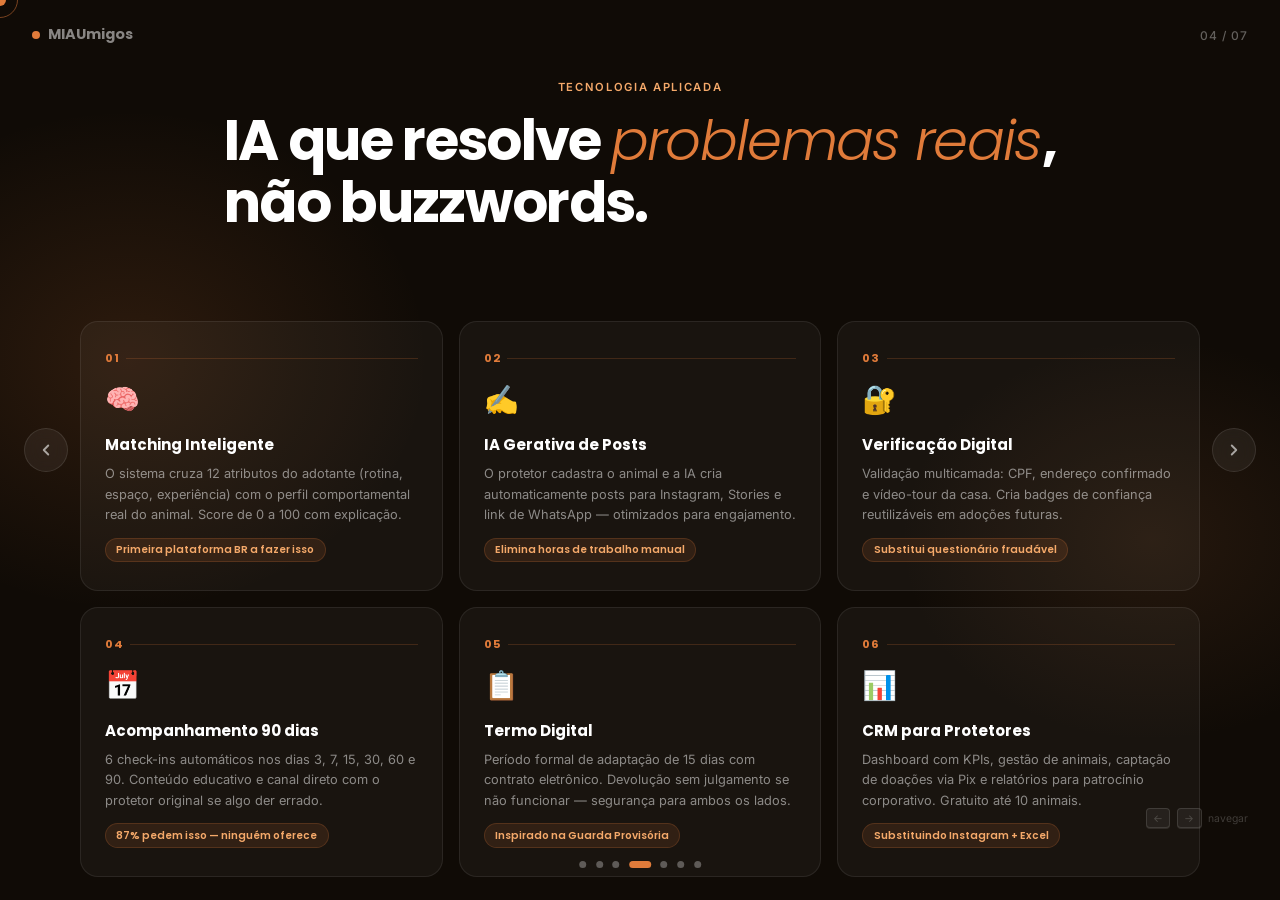
<file: MIAUmigos_04_Tecnologia.html>
<!DOCTYPE html>
<html lang="pt-BR">
<head>
  <meta charset="UTF-8"/>
  <meta name="viewport" content="width=device-width, initial-scale=1.0"/>
  <title>Slide 04 — Tecnologia Aplicada</title>
  <link rel="preconnect" href="https://fonts.googleapis.com">
  <link rel="preconnect" href="https://fonts.gstatic.com" crossorigin>
  <link href="https://fonts.googleapis.com/css2?family=Poppins:ital,wght@0,300;0,400;0,500;0,600;0,700;0,800;0,900;1,300;1,400;1,600&family=Inter:wght@300;400;500;600&display=swap" rel="stylesheet">
  <style>
    
    :root {
      --orange:    #E07B3A;
      --orange-d:  #B85E22;
      --orange-l:  #F5A96A;
      --orange-xs: rgba(224,123,58,.1);
      --cream:     #FAF4EC;
      --cream-d:   #F0E6D3;
      --brown:     #7A4A2A;
      --brown-l:   #C4956A;
      --ink:       #1C1209;
      --ink-s:     #4A3520;
      --gray:      #8C7B6A;
      --white:     #FFFFFF;
      --ff:        'Poppins', sans-serif;
      --fi:        'Inter', sans-serif;
    }

    *, *::before, *::after { box-sizing: border-box; margin: 0; padding: 0; }
    html, body { width: 100%; height: 100%; overflow: hidden; }
    body {
      font-family: var(--ff);
      background: var(--ink);
      color: var(--white);
      -webkit-font-smoothing: antialiased;
      cursor: none;
    }

    /* ── CUSTOM CURSOR ── */
    .cursor {
      position: fixed; z-index: 9999;
      width: 12px; height: 12px;
      background: var(--orange);
      border-radius: 50%;
      pointer-events: none;
      transition: transform .15s ease, opacity .2s;
      transform: translate(-50%, -50%);
    }
    .cursor-ring {
      position: fixed; z-index: 9998;
      width: 36px; height: 36px;
      border: 1.5px solid rgba(224,123,58,.5);
      border-radius: 50%;
      pointer-events: none;
      transition: transform .35s ease;
      transform: translate(-50%, -50%);
    }

    /* ── SLIDESHOW ── */
    .deck {
      width: 100vw; height: 100vh;
      position: relative; overflow: hidden;
    }
    .slide {
      position: absolute; inset: 0;
      opacity: 0;
      transform: translateX(60px);
      transition: opacity .7s cubic-bezier(.4,0,.2,1), transform .7s cubic-bezier(.4,0,.2,1);
      pointer-events: none;
      overflow: hidden;
    }
    .slide.active {
      opacity: 1; transform: translateX(0);
      pointer-events: all;
    }
    .slide.exit {
      opacity: 0; transform: translateX(-60px);
    }

    /* ── NAV DOTS ── */
    .dots {
      position: fixed; bottom: 2rem; left: 50%;
      transform: translateX(-50%);
      display: flex; gap: .6rem; z-index: 100;
    }
    .dot {
      width: 7px; height: 7px;
      background: rgba(255,255,255,.3);
      border-radius: 50%; cursor: pointer;
      transition: all .3s;
    }
    .dot.on { background: var(--orange); width: 22px; border-radius: 4px; }

    /* ── ARROWS ── */
    .arrow {
      position: fixed; top: 50%; z-index: 100;
      transform: translateY(-50%);
      width: 44px; height: 44px;
      background: rgba(255,255,255,.06);
      border: 1px solid rgba(255,255,255,.1);
      border-radius: 50%; cursor: pointer;
      display: flex; align-items: center; justify-content: center;
      color: rgba(255,255,255,.6);
      transition: all .25s;
      backdrop-filter: blur(8px);
    }
    .arrow:hover { background: rgba(224,123,58,.2); border-color: var(--orange); color: white; }
    .arrow.prev { left: 1.5rem; }
    .arrow.next { right: 1.5rem; }
    .arrow svg { width: 18px; height: 18px; stroke: currentColor; fill: none; stroke-width: 2.5; stroke-linecap: round; stroke-linejoin: round; }

    /* ── SLIDE COUNTER ── */
    .counter {
      position: fixed; top: 1.75rem; right: 2rem; z-index: 100;
      font-family: var(--fi); font-size: .75rem; font-weight: 500;
      color: rgba(255,255,255,.35); letter-spacing: .08em;
    }

    /* ── LOGO BADGE ── */
    .logo-badge {
      position: fixed; top: 1.5rem; left: 2rem; z-index: 100;
      display: flex; align-items: center; gap: .5rem;
      font-family: var(--ff); font-size: .9rem; font-weight: 700;
      color: rgba(255,255,255,.5);
    }
    .logo-badge .dot-o {
      width: 8px; height: 8px;
      background: var(--orange); border-radius: 50%;
    }

    /* ━━━━━━━━━━━━━━━━━━━━━━━━━━━━━━━━━
       SLIDE 1 — CAPA
    ━━━━━━━━━━━━━━━━━━━━━━━━━━━━━━━━━ */
    #s1 {
      background: var(--ink);
      display: grid;
      grid-template-columns: 1.1fr 1fr;
    }
    #s1::before {
      content: '';
      position: absolute; inset: 0;
      background:
        radial-gradient(ellipse 700px 600px at 15% 60%, rgba(224,123,58,.18), transparent 55%),
        radial-gradient(ellipse 500px 400px at 85% 20%, rgba(122,74,42,.25), transparent 55%);
      pointer-events: none;
    }
    .s1-left {
      position: relative; z-index: 2;
      display: flex; flex-direction: column; justify-content: center;
      padding: 6rem 4rem 6rem 6rem;
    }
    .s1-tag {
      display: inline-flex; align-items: center; gap: .5rem;
      font-family: var(--fi); font-size: .7rem; font-weight: 600;
      letter-spacing: .15em; text-transform: uppercase;
      color: var(--orange-l);
      border: 1px solid rgba(224,123,58,.3);
      border-radius: 999px; padding: .35rem 1rem;
      margin-bottom: 2.5rem;
      width: fit-content;
      animation: fadeUp .8s .2s both;
    }
    .s1-tag .blink { width: 6px; height: 6px; background: var(--orange); border-radius: 50%; animation: blink 2s ease-in-out infinite; }
    @keyframes blink { 0%,100%{opacity:1}50%{opacity:.2} }

    .s1-title {
      font-size: clamp(4rem, 7vw, 6.5rem);
      font-weight: 800;
      line-height: .92;
      letter-spacing: -.04em;
      color: var(--white);
      margin-bottom: 1.25rem;
      animation: fadeUp .8s .35s both;
    }
    .s1-title .accent { color: var(--orange); }
    .s1-sub {
      font-family: var(--fi);
      font-size: clamp(.9rem, 1.2vw, 1.1rem);
      font-weight: 300;
      color: rgba(255,255,255,.6);
      line-height: 1.65;
      max-width: 420px;
      margin-bottom: 3rem;
      animation: fadeUp .8s .5s both;
    }
    .s1-quote {
      padding: 1.25rem 1.5rem;
      background: rgba(224,123,58,.08);
      border-left: 3px solid var(--orange);
      border-radius: 0 10px 10px 0;
      font-family: var(--fi);
      font-size: .875rem;
      font-style: italic;
      color: rgba(255,255,255,.7);
      line-height: 1.6;
      max-width: 420px;
      animation: fadeUp .8s .65s both;
    }
    .s1-members {
      margin-top: 2.5rem;
      display: flex; flex-direction: column; gap: .3rem;
      animation: fadeUp .8s .8s both;
    }
    .s1-members-label {
      font-size: .65rem; font-weight: 600; letter-spacing: .12em;
      text-transform: uppercase; color: var(--gray); margin-bottom: .3rem;
    }
    .s1-members-names {
      font-family: var(--fi); font-size: .8125rem;
      color: rgba(255,255,255,.5); line-height: 1.7;
    }
    .s1-right {
      position: relative; z-index: 2;
      display: flex; align-items: center; justify-content: center;
      padding: 4rem;
    }
    /* Mockup */
    .mockup-phone {
      width: 220px;
      background: rgba(255,255,255,.04);
      border: 1px solid rgba(255,255,255,.1);
      border-radius: 30px;
      padding: 12px;
      box-shadow: 0 40px 80px rgba(0,0,0,.6), 0 0 0 1px rgba(255,255,255,.06);
      animation: floatY 4s ease-in-out infinite, fadeUp .8s .5s both;
      position: relative; z-index: 2;
    }
    @keyframes floatY { 0%,100%{transform:translateY(0)} 50%{transform:translateY(-12px)} }
    .mockup-notch {
      width: 60px; height: 8px; background: rgba(0,0,0,.6);
      border-radius: 4px; margin: 0 auto 10px;
    }
    .mockup-screen {
      background: linear-gradient(145deg, #2A1A0E, #1C1209);
      border-radius: 20px; overflow: hidden;
      min-height: 380px;
      padding: 16px;
      display: flex; flex-direction: column; gap: 12px;
    }
    .ms-header {
      display: flex; align-items: center; justify-content: space-between;
    }
    .ms-logo { font-size: .7rem; font-weight: 700; color: var(--orange); }
    .ms-icon { width: 22px; height: 22px; background: rgba(224,123,58,.2); border-radius: 50%; }
    .ms-hero {
      background: linear-gradient(135deg, rgba(224,123,58,.3), rgba(122,74,42,.4));
      border-radius: 14px; padding: 14px;
      font-size: .6rem; line-height: 1.4; color: rgba(255,255,255,.8);
    }
    .ms-hero strong { font-size: .75rem; color: white; display: block; margin-bottom: 3px; }
    .ms-btn {
      display: inline-block; padding: 5px 12px;
      background: var(--orange); border-radius: 999px;
      font-size: .55rem; font-weight: 700; color: white; margin-top: 8px;
    }
    .ms-card {
      background: rgba(255,255,255,.06); border-radius: 10px; padding: 10px;
      display: flex; align-items: center; gap: 8px;
    }
    .ms-card-img {
      width: 36px; height: 36px; border-radius: 8px;
      background: linear-gradient(135deg, #C4956A, #7A4A2A);
      display: flex; align-items: center; justify-content: center;
      font-size: 1rem;
    }
    .ms-card-info { flex: 1; }
    .ms-card-name { font-size: .6rem; font-weight: 700; color: white; }
    .ms-card-meta { font-size: .5rem; color: rgba(255,255,255,.45); }
    .ms-card-badge {
      font-size: .5rem; font-weight: 700;
      background: rgba(143,166,142,.2); color: #8FA68E;
      border-radius: 999px; padding: 2px 7px;
      margin-top: 3px; display: inline-block;
    }

    /* Circle deco */
    .deco-circle {
      position: absolute;
      border-radius: 50%;
      pointer-events: none;
    }

    @keyframes fadeUp {
      from { opacity: 0; transform: translateY(24px); }
      to   { opacity: 1; transform: translateY(0); }
    }

    /* ━━━━━━━━━━━━━━━━━━━━━━━━━━━━━━━━━
       SLIDE 2 — PROBLEMA
    ━━━━━━━━━━━━━━━━━━━━━━━━━━━━━━━━━ */
    #s2 { background: #0E0906; }
    #s2::before {
      content: '';
      position: absolute; inset: 0;
      background: radial-gradient(ellipse 900px 600px at 50% 110%, rgba(224,123,58,.12), transparent 55%);
    }
    .s2-inner {
      position: relative; z-index: 2;
      height: 100%; display: flex; flex-direction: column;
      align-items: center; justify-content: center;
      padding: 5rem 5rem 7rem;
      text-align: center;
    }
    .slide-eyebrow {
      font-family: var(--fi); font-size: .7rem; font-weight: 600;
      letter-spacing: .15em; text-transform: uppercase;
      color: var(--orange-l); margin-bottom: 1rem;
      display: flex; align-items: center; gap: .6rem;
    }
    .slide-eyebrow::before, .slide-eyebrow::after {
      content: ''; flex: 1; max-width: 40px;
      height: 1px; background: rgba(224,123,58,.4);
    }
    .slide-title {
      font-size: clamp(2rem, 4.5vw, 3.5rem);
      font-weight: 700; letter-spacing: -.03em;
      color: var(--white); line-height: 1.1;
      margin-bottom: 3rem;
    }
    .slide-title em { font-style: italic; color: var(--orange); font-weight: 300; }

    .problem-grid {
      display: grid; grid-template-columns: repeat(4, 1fr);
      gap: 1rem; margin-bottom: 2.5rem; width: 100%;
    }
    .problem-card {
      background: rgba(255,255,255,.04);
      border: 1px solid rgba(255,255,255,.08);
      border-radius: 16px; padding: 1.5rem 1.25rem;
      text-align: center; transition: all .3s;
    }
    .problem-card:hover { border-color: rgba(224,123,58,.4); transform: translateY(-4px); }
    .problem-icon {
      width: 52px; height: 52px;
      background: rgba(224,123,58,.1);
      border-radius: 14px; margin: 0 auto 1rem;
      display: flex; align-items: center; justify-content: center;
      font-size: 1.5rem;
    }
    .problem-stat {
      font-size: clamp(1.5rem, 2.5vw, 2.25rem);
      font-weight: 800; color: var(--orange);
      letter-spacing: -.02em; line-height: 1;
      margin-bottom: .35rem;
    }
    .problem-label {
      font-family: var(--fi); font-size: .8rem;
      color: rgba(255,255,255,.6); line-height: 1.4;
    }
    .problem-source {
      font-size: .6rem; color: rgba(255,255,255,.25);
      margin-top: .4rem; font-style: italic;
    }
    .impact-quote {
      font-family: var(--fi);
      font-size: clamp(.875rem, 1.3vw, 1.0625rem);
      color: rgba(255,255,255,.55); font-style: italic;
      max-width: 680px; line-height: 1.7;
      padding: 1.25rem 1.75rem;
      border: 1px solid rgba(255,255,255,.08);
      border-radius: 12px;
      background: rgba(255,255,255,.03);
    }
    .impact-quote strong { color: var(--orange-l); font-style: normal; }

    /* ━━━━━━━━━━━━━━━━━━━━━━━━━━━━━━━━━
       SLIDE 3 — SOLUÇÃO
    ━━━━━━━━━━━━━━━━━━━━━━━━━━━━━━━━━ */
    #s3 { background: var(--cream); color: var(--ink); }
    #s3::before {
      content: '';
      position: absolute; inset: 0;
      background:
        radial-gradient(ellipse 700px 500px at 80% 20%, rgba(224,123,58,.15), transparent 55%),
        radial-gradient(ellipse 500px 400px at 10% 80%, rgba(196,149,106,.15), transparent 55%);
    }
    .s3-inner {
      position: relative; z-index: 2;
      height: 100%; display: grid;
      grid-template-columns: 1fr 1.1fr;
      align-items: center;
    }
    .s3-left {
      padding: 5rem 3rem 5rem 5rem;
      display: flex; flex-direction: column; gap: 2rem;
    }
    .s3-eyebrow {
      font-family: var(--fi); font-size: .7rem; font-weight: 600;
      letter-spacing: .15em; text-transform: uppercase;
      color: var(--orange); display: flex; align-items: center; gap: .5rem;
    }
    .s3-eyebrow::before { content: ''; width: 28px; height: 1px; background: var(--orange); }
    .s3-title {
      font-size: clamp(2rem, 4vw, 3.25rem);
      font-weight: 700; letter-spacing: -.03em;
      color: var(--ink); line-height: 1.1;
    }
    .s3-title em { font-style: italic; color: var(--orange); font-weight: 400; }
    .feature-list { display: flex; flex-direction: column; gap: .85rem; }
    .feature-item {
      display: flex; align-items: flex-start; gap: .85rem;
    }
    .feature-bullet {
      width: 28px; height: 28px; flex-shrink: 0;
      background: var(--orange); border-radius: 8px;
      display: flex; align-items: center; justify-content: center;
      color: white; font-size: .7rem;
      margin-top: 1px;
    }
    .feature-text { font-family: var(--fi); font-size: .9375rem; color: var(--ink-s); line-height: 1.5; }
    .feature-text strong { color: var(--ink); font-weight: 600; }

    .s3-right {
      padding: 5rem 5rem 5rem 3rem;
      display: flex; align-items: center; justify-content: center;
    }
    .mockup-desktop {
      width: 100%; max-width: 480px;
      background: white;
      border-radius: 12px;
      box-shadow: 0 24px 64px rgba(28,18,9,.2), 0 2px 8px rgba(28,18,9,.08);
      overflow: hidden;
    }
    .mdd-bar {
      background: #F5EDE0; padding: 8px 12px;
      display: flex; align-items: center; gap: 6px;
    }
    .mdd-dot { width: 8px; height: 8px; border-radius: 50%; }
    .mdd-screen {
      background: #FAF4EC; padding: 1.25rem;
      display: flex; flex-direction: column; gap: .85rem;
    }
    .mdd-nav {
      display: flex; align-items: center; justify-content: space-between;
    }
    .mdd-logo { font-size: .8rem; font-weight: 700; color: var(--orange); }
    .mdd-navlinks { display: flex; gap: .75rem; }
    .mdd-navlink { font-size: .55rem; color: #8C7B6A; }
    .mdd-hero {
      background: linear-gradient(135deg, var(--orange), var(--orange-d));
      border-radius: 10px; padding: 1rem 1.25rem;
      color: white;
    }
    .mdd-hero-t { font-size: .75rem; font-weight: 700; margin-bottom: .3rem; }
    .mdd-hero-s { font-size: .6rem; opacity: .8; }
    .mdd-grid {
      display: grid; grid-template-columns: repeat(3, 1fr); gap: .5rem;
    }
    .mdd-animal {
      background: white; border-radius: 8px; overflow: hidden;
      box-shadow: 0 2px 8px rgba(28,18,9,.08);
    }
    .mdd-animal-img {
      height: 52px; display: flex; align-items: center;
      justify-content: center; font-size: 1.4rem;
    }
    .mdd-animal-info { padding: 5px 7px; }
    .mdd-animal-name { font-size: .55rem; font-weight: 700; color: var(--ink); }
    .mdd-animal-meta { font-size: .45rem; color: var(--gray); }
    .mdd-animal-badge {
      font-size: .45rem; font-weight: 600;
      background: rgba(224,123,58,.1); color: var(--orange);
      border-radius: 3px; padding: 1px 4px; display: inline-block; margin-top: 2px;
    }
    .mdd-stats {
      display: grid; grid-template-columns: repeat(3, 1fr); gap: .5rem;
    }
    .mdd-stat {
      background: white; border-radius: 8px; padding: .6rem;
      text-align: center;
      box-shadow: 0 1px 4px rgba(28,18,9,.06);
    }
    .mdd-stat-num { font-size: .9rem; font-weight: 800; color: var(--orange); }
    .mdd-stat-label { font-size: .45rem; color: var(--gray); }

    /* ━━━━━━━━━━━━━━━━━━━━━━━━━━━━━━━━━
       SLIDE 4 — TECNOLOGIA
    ━━━━━━━━━━━━━━━━━━━━━━━━━━━━━━━━━ */
    #s4 { background: #100B06; }
    #s4::before {
      content: '';
      position: absolute; inset: 0;
      background:
        radial-gradient(ellipse 600px 500px at 10% 40%, rgba(224,123,58,.14), transparent 50%),
        radial-gradient(ellipse 500px 400px at 90% 60%, rgba(122,74,42,.2), transparent 50%);
    }
    .s4-inner {
      position: relative; z-index: 2;
      height: 100%;
      display: flex; flex-direction: column;
      align-items: center; justify-content: center;
      padding: 5rem 5rem 7rem;
    }
    .tech-grid {
      display: grid; grid-template-columns: repeat(3, 1fr);
      gap: 1rem; margin-top: 2.5rem; width: 100%;
    }
    .tech-card {
      background: rgba(255,255,255,.04);
      border: 1px solid rgba(255,255,255,.08);
      border-radius: 18px; padding: 1.75rem 1.5rem;
      transition: all .3s;
      position: relative; overflow: hidden;
    }
    .tech-card::before {
      content: '';
      position: absolute; top: 0; left: 0; right: 0; height: 2px;
      background: linear-gradient(90deg, transparent, var(--orange), transparent);
      opacity: 0; transition: opacity .3s;
    }
    .tech-card:hover { border-color: rgba(224,123,58,.3); transform: translateY(-4px); }
    .tech-card:hover::before { opacity: 1; }
    .tech-number {
      font-size: .7rem; font-weight: 700;
      color: var(--orange); letter-spacing: .08em;
      margin-bottom: .75rem; display: flex; align-items: center; gap: .4rem;
    }
    .tech-number::after { content: ''; flex: 1; height: 1px; background: rgba(224,123,58,.2); }
    .tech-icon {
      font-size: 1.75rem; margin-bottom: .75rem;
    }
    .tech-title {
      font-size: .9375rem; font-weight: 700;
      color: var(--white); margin-bottom: .5rem;
    }
    .tech-desc {
      font-family: var(--fi); font-size: .8rem;
      color: rgba(255,255,255,.5); line-height: 1.6;
    }
    .tech-highlight {
      display: inline-block; margin-top: .75rem;
      padding: .2rem .65rem;
      background: rgba(224,123,58,.12);
      border: 1px solid rgba(224,123,58,.2);
      border-radius: 999px;
      font-size: .65rem; font-weight: 600; color: var(--orange-l);
    }
    .tech-footer-quote {
      margin-top: 2rem;
      font-family: var(--fi); font-size: .9375rem;
      color: rgba(255,255,255,.4); font-style: italic; text-align: center;
      max-width: 600px;
    }
    .tech-footer-quote strong { color: rgba(255,255,255,.7); font-style: normal; }

    /* ━━━━━━━━━━━━━━━━━━━━━━━━━━━━━━━━━
       SLIDE 5 — COMO FUNCIONA
    ━━━━━━━━━━━━━━━━━━━━━━━━━━━━━━━━━ */
    #s5 { background: #FAF4EC; color: var(--ink); }
    #s5::before {
      content: '';
      position: absolute; inset: 0;
      background:
        radial-gradient(ellipse 800px 400px at 50% 100%, rgba(224,123,58,.12), transparent 60%);
    }
    .s5-inner {
      position: relative; z-index: 2;
      height: 100%; display: flex; flex-direction: column;
      align-items: center; justify-content: center;
      padding: 5rem 5rem 7rem;
      text-align: center;
    }
    .s5-eyebrow {
      font-family: var(--fi); font-size: .7rem; font-weight: 600;
      letter-spacing: .15em; text-transform: uppercase;
      color: var(--orange); margin-bottom: .75rem;
      display: flex; align-items: center; gap: .5rem;
    }
    .s5-eyebrow::before, .s5-eyebrow::after { content: ''; flex: 1; max-width: 40px; height: 1px; background: var(--orange); }
    .s5-title {
      font-size: clamp(1.75rem, 3.5vw, 2.75rem);
      font-weight: 700; letter-spacing: -.025em;
      color: var(--ink); margin-bottom: 3.5rem;
    }
    .s5-title em { font-style: italic; color: var(--orange); font-weight: 400; }

    .flow {
      display: flex; align-items: center;
      justify-content: center; gap: 0;
      width: 100%; flex-wrap: nowrap;
    }
    .flow-step {
      display: flex; flex-direction: column; align-items: center;
      width: 140px; flex-shrink: 0;
    }
    .flow-circle {
      width: 72px; height: 72px;
      background: white;
      border: 2px solid rgba(224,123,58,.25);
      border-radius: 50%;
      display: flex; align-items: center; justify-content: center;
      font-size: 1.5rem; margin-bottom: 1rem;
      box-shadow: 0 4px 16px rgba(28,18,9,.08);
      transition: all .3s;
    }
    .flow-step:hover .flow-circle {
      border-color: var(--orange); box-shadow: 0 4px 24px rgba(224,123,58,.25);
      transform: translateY(-4px);
    }
    .flow-num {
      font-size: .6rem; font-weight: 700; color: var(--orange);
      letter-spacing: .06em; margin-bottom: .4rem;
    }
    .flow-label {
      font-size: .8rem; font-weight: 700; color: var(--ink);
      text-align: center; line-height: 1.3;
    }
    .flow-sub {
      font-family: var(--fi); font-size: .65rem;
      color: var(--gray); text-align: center; margin-top: .3rem;
      line-height: 1.4;
    }
    .flow-arrow {
      width: 40px; flex-shrink: 0; display: flex;
      align-items: center; justify-content: center;
      color: var(--orange-d); opacity: .5;
      margin-bottom: 3rem;
    }
    .flow-arrow svg {
      width: 20px; height: 20px;
      stroke: currentColor; fill: none;
      stroke-width: 2; stroke-linecap: round; stroke-linejoin: round;
    }

    /* ━━━━━━━━━━━━━━━━━━━━━━━━━━━━━━━━━
       SLIDE 6 — IMPACTO
    ━━━━━━━━━━━━━━━━━━━━━━━━━━━━━━━━━ */
    #s6 { background: var(--ink); }
    #s6::before {
      content: '';
      position: absolute; inset: 0;
      background:
        radial-gradient(ellipse 700px 700px at 50% 50%, rgba(224,123,58,.09), transparent 60%);
    }
    .s6-inner {
      position: relative; z-index: 2;
      height: 100%; display: flex; flex-direction: column;
      align-items: center; justify-content: center;
      padding: 5rem 5rem 7rem;
      text-align: center;
    }
    .impact-grid {
      display: grid; grid-template-columns: repeat(2, 1fr);
      gap: 1rem; margin: 2.5rem 0; width: 100%; max-width: 860px;
    }
    .impact-card {
      background: rgba(255,255,255,.04);
      border: 1px solid rgba(255,255,255,.08);
      border-radius: 18px; padding: 1.75rem;
      text-align: left; transition: all .3s;
      position: relative; overflow: hidden;
    }
    .impact-card:hover { border-color: rgba(224,123,58,.35); transform: translateY(-3px); }
    .impact-card.big {
      grid-column: span 2;
      background: rgba(224,123,58,.08);
      border-color: rgba(224,123,58,.2);
    }
    .impact-card-icon { font-size: 1.75rem; margin-bottom: .75rem; }
    .impact-card-num {
      font-size: clamp(1.5rem, 3vw, 2.5rem);
      font-weight: 800; color: var(--orange);
      letter-spacing: -.02em; line-height: 1;
      margin-bottom: .4rem;
    }
    .impact-card-label {
      font-family: var(--fi); font-size: .8125rem;
      color: rgba(255,255,255,.6); line-height: 1.5;
    }
    .impact-card-source {
      font-size: .6rem; color: rgba(255,255,255,.25);
      margin-top: .4rem; font-style: italic;
    }
    .impact-big-text {
      font-size: clamp(1.125rem, 2.5vw, 1.75rem);
      font-weight: 300; color: rgba(255,255,255,.8);
      line-height: 1.5; font-style: italic;
    }
    .impact-big-text strong { color: var(--orange-l); font-weight: 600; font-style: normal; }

    /* ━━━━━━━━━━━━━━━━━━━━━━━━━━━━━━━━━
       SLIDE 7 — ENCERRAMENTO
    ━━━━━━━━━━━━━━━━━━━━━━━━━━━━━━━━━ */
    #s7 {
      background: var(--ink);
      display: flex; align-items: center; justify-content: center;
      text-align: center; overflow: hidden;
    }
    #s7::before {
      content: '';
      position: absolute; inset: 0;
      background:
        radial-gradient(ellipse 800px 700px at 50% 60%, rgba(224,123,58,.2), transparent 55%),
        radial-gradient(ellipse 400px 400px at 20% 20%, rgba(122,74,42,.25), transparent 50%);
    }
    /* Big ring decoration */
    #s7::after {
      content: '';
      position: absolute;
      width: 700px; height: 700px;
      border: 1px solid rgba(224,123,58,.08);
      border-radius: 50%;
      top: 50%; left: 50%;
      transform: translate(-50%, -50%);
      pointer-events: none;
    }
    .s7-inner {
      position: relative; z-index: 2;
      display: flex; flex-direction: column;
      align-items: center; gap: 1.5rem;
      max-width: 740px; padding: 3rem;
    }
    .s7-tag {
      font-family: var(--fi); font-size: .7rem; font-weight: 600;
      letter-spacing: .15em; text-transform: uppercase;
      color: var(--orange-l);
      border: 1px solid rgba(224,123,58,.3);
      border-radius: 999px; padding: .35rem 1.25rem;
    }
    .s7-title {
      font-size: clamp(4rem, 9vw, 8rem);
      font-weight: 800; letter-spacing: -.05em;
      line-height: .9; color: var(--white);
    }
    .s7-title .accent { color: var(--orange); }
    .s7-sub {
      font-family: var(--fi); font-size: clamp(.875rem, 1.5vw, 1.125rem);
      color: rgba(255,255,255,.55); line-height: 1.65;
      max-width: 540px;
    }
    .s7-closing {
      padding: 1.25rem 2rem;
      background: rgba(255,255,255,.04);
      border: 1px solid rgba(255,255,255,.1);
      border-radius: 14px;
      font-family: var(--fi); font-size: clamp(.875rem, 1.3vw, 1rem);
      font-style: italic; color: rgba(255,255,255,.7);
    }
    .s7-closing strong { color: var(--orange-l); font-style: normal; }
    .s7-members {
      display: flex; flex-direction: column; align-items: center; gap: .25rem;
    }
    .s7-members-label {
      font-size: .65rem; font-weight: 600; letter-spacing: .12em;
      text-transform: uppercase; color: var(--gray);
    }
    .s7-members-list {
      font-family: var(--fi); font-size: .8125rem;
      color: rgba(255,255,255,.4);
    }
    .s7-uni {
      font-family: var(--fi); font-size: .7rem;
      color: rgba(255,255,255,.25); letter-spacing: .06em;
    }

    /* ── KEYBOARD HINT ── */
    .key-hint {
      position: fixed; bottom: 4.5rem; right: 2rem; z-index: 100;
      font-family: var(--fi); font-size: .65rem;
      color: rgba(255,255,255,.2);
      display: flex; align-items: center; gap: .4rem;
    }
    .kkey {
      padding: .15rem .4rem;
      background: rgba(255,255,255,.06);
      border: 1px solid rgba(255,255,255,.12);
      border-radius: 4px;
      box-shadow: 0 1px 0 rgba(255,255,255,.1);
    }

    /* Scrollbar */
    ::-webkit-scrollbar { display: none; }
  
    
    /* ── single-slide overrides ── */
    html, body { overflow: hidden; }
    .slide { position: static !important; opacity: 1 !important; transform: none !important; pointer-events: all !important; }
    
    .arrow { text-decoration: none; }
  </style>
</head>
<body>
  <div class="cursor" id="cur"></div>
  <div class="cursor-ring" id="curR"></div>
  <div class="logo-badge"><span class="dot-o"></span>MIAUmigos</div>
  <div class="counter">04 / 07</div>
  <a class="arrow prev" href="MIAUmigos_03_Solucao.html" style=""><svg viewBox="0 0 24 24"><polyline points="15 18 9 12 15 6"/></svg></a>
  <a class="arrow next" href="MIAUmigos_05_Como_Funciona.html" style=""><svg viewBox="0 0 24 24"><polyline points="9 6 15 12 9 18"/></svg></a>
  <div class="dots"><a href="MIAUmigos_01_Capa.html" class="dot " style="text-decoration:none"></a><a href="MIAUmigos_02_Problema.html" class="dot " style="text-decoration:none"></a><a href="MIAUmigos_03_Solucao.html" class="dot " style="text-decoration:none"></a><a href="MIAUmigos_04_Tecnologia.html" class="dot on" style="text-decoration:none"></a><a href="MIAUmigos_05_Como_Funciona.html" class="dot " style="text-decoration:none"></a><a href="MIAUmigos_06_Impacto.html" class="dot " style="text-decoration:none"></a><a href="MIAUmigos_07_Encerramento.html" class="dot " style="text-decoration:none"></a></div>
  <div class="key-hint"><span class="kkey">←</span><span class="kkey">→</span> navegar</div>
  <div class="deck">
    <div class="slide" id="s4">
    <div class="s4-inner">
      <div class="slide-eyebrow" style="color:var(--orange-l)">Tecnologia Aplicada</div>
      <h2 class="slide-title" style="color:white">IA que resolve <em>problemas reais</em>,<br>não buzzwords.</h2>

      <div class="tech-grid">
        <div class="tech-card">
          <div class="tech-number">01</div>
          <div class="tech-icon">🧠</div>
          <div class="tech-title">Matching Inteligente</div>
          <div class="tech-desc">O sistema cruza 12 atributos do adotante (rotina, espaço, experiência) com o perfil comportamental real do animal. Score de 0 a 100 com explicação.</div>
          <div class="tech-highlight">Primeira plataforma BR a fazer isso</div>
        </div>
        <div class="tech-card">
          <div class="tech-number">02</div>
          <div class="tech-icon">✍️</div>
          <div class="tech-title">IA Gerativa de Posts</div>
          <div class="tech-desc">O protetor cadastra o animal e a IA cria automaticamente posts para Instagram, Stories e link de WhatsApp — otimizados para engajamento.</div>
          <div class="tech-highlight">Elimina horas de trabalho manual</div>
        </div>
        <div class="tech-card">
          <div class="tech-number">03</div>
          <div class="tech-icon">🔐</div>
          <div class="tech-title">Verificação Digital</div>
          <div class="tech-desc">Validação multicamada: CPF, endereço confirmado e vídeo-tour da casa. Cria badges de confiança reutilizáveis em adoções futuras.</div>
          <div class="tech-highlight">Substitui questionário fraudável</div>
        </div>
        <div class="tech-card">
          <div class="tech-number">04</div>
          <div class="tech-icon">📅</div>
          <div class="tech-title">Acompanhamento 90 dias</div>
          <div class="tech-desc">6 check-ins automáticos nos dias 3, 7, 15, 30, 60 e 90. Conteúdo educativo e canal direto com o protetor original se algo der errado.</div>
          <div class="tech-highlight">87% pedem isso — ninguém oferece</div>
        </div>
        <div class="tech-card">
          <div class="tech-number">05</div>
          <div class="tech-icon">📋</div>
          <div class="tech-title">Termo Digital</div>
          <div class="tech-desc">Período formal de adaptação de 15 dias com contrato eletrônico. Devolução sem julgamento se não funcionar — segurança para ambos os lados.</div>
          <div class="tech-highlight">Inspirado na Guarda Provisória</div>
        </div>
        <div class="tech-card">
          <div class="tech-number">06</div>
          <div class="tech-icon">📊</div>
          <div class="tech-title">CRM para Protetores</div>
          <div class="tech-desc">Dashboard com KPIs, gestão de animais, captação de doações via Pix e relatórios para patrocínio corporativo. Gratuito até 10 animais.</div>
          <div class="tech-highlight">Substituindo Instagram + Excel</div>
        </div>
      </div>

      <div class="tech-footer-quote">
        "Utilizamos tecnologia para <strong>reduzir o tempo, o esforço e os riscos</strong> envolvidos no processo de adoção."
      </div>
    </div>
  </div>
  </div>
  <script>
    document.addEventListener('keydown', e => {
      if (e.key === 'ArrowRight' || e.key === 'ArrowDown' || e.key === ' ') {
        if ('MIAUmigos_05_Como_Funciona.html' !== '#') location.href = 'MIAUmigos_05_Como_Funciona.html';
      }
      if (e.key === 'ArrowLeft' || e.key === 'ArrowUp') {
        if ('MIAUmigos_03_Solucao.html' !== '#') location.href = 'MIAUmigos_03_Solucao.html';
      }
    });
    // touch
    let _tx = 0;
    document.addEventListener('touchstart', e => _tx = e.touches[0].clientX);
    document.addEventListener('touchend', e => {
      const dx = _tx - e.changedTouches[0].clientX;
      if (Math.abs(dx) > 50) {
        if (dx > 0 && 'MIAUmigos_05_Como_Funciona.html' !== '#') location.href = 'MIAUmigos_05_Como_Funciona.html';
        if (dx < 0 && 'MIAUmigos_03_Solucao.html' !== '#') location.href = 'MIAUmigos_03_Solucao.html';
      }
    });
    // cursor
    const cur = document.getElementById('cur');
    const curR = document.getElementById('curR');
    if (cur && curR) {
      let mx=0,my=0,rx=0,ry=0;
      document.addEventListener('mousemove', e => { mx=e.clientX; my=e.clientY; cur.style.left=mx+'px'; cur.style.top=my+'px'; });
      (function a(){ rx+=(mx-rx)*.15; ry+=(my-ry)*.15; curR.style.left=rx+'px'; curR.style.top=ry+'px'; requestAnimationFrame(a); })();
    }
    </script>
</body>
</html>
</file>
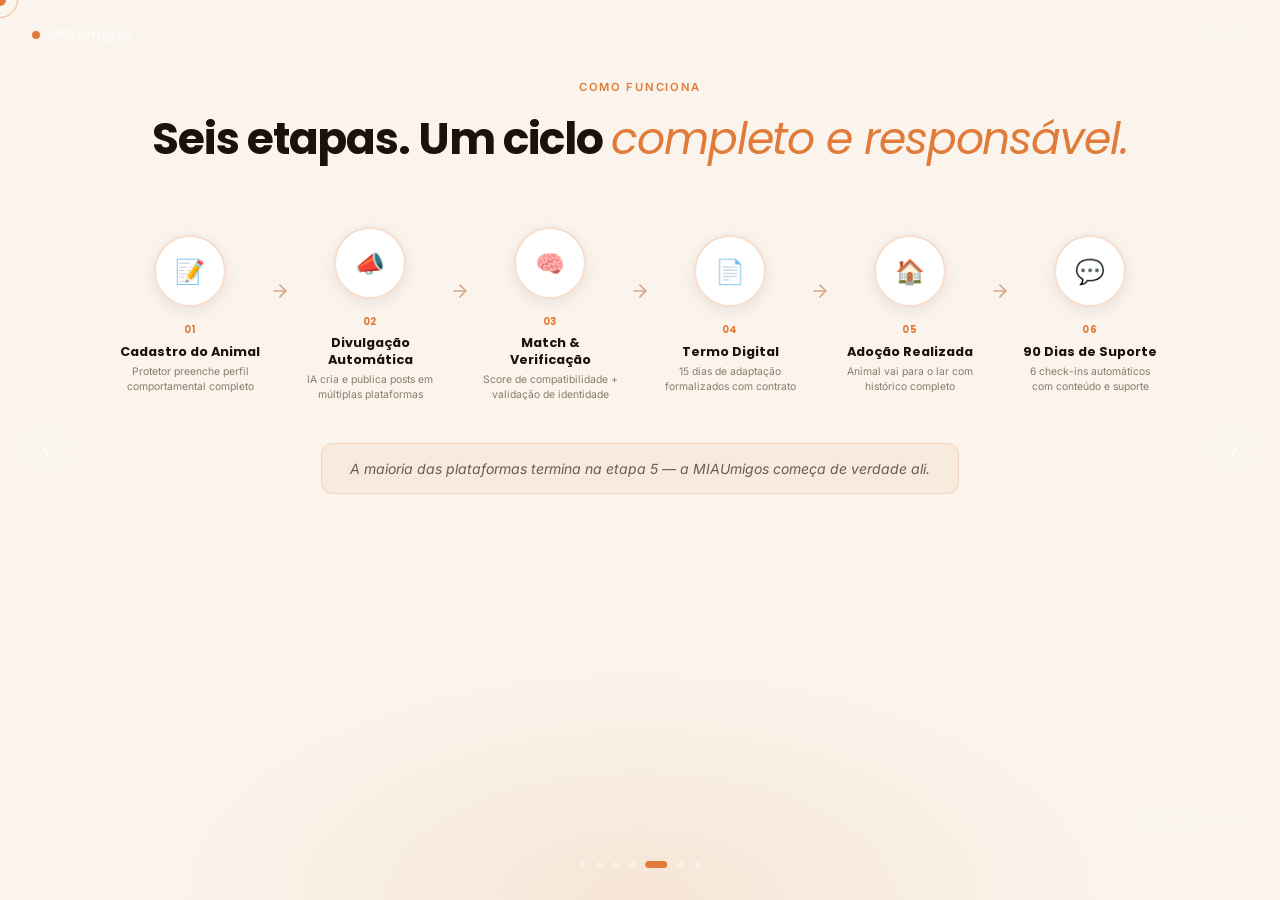
<file: MIAUmigos_05_Como_Funciona.html>
<!DOCTYPE html>
<html lang="pt-BR">
<head>
  <meta charset="UTF-8"/>
  <meta name="viewport" content="width=device-width, initial-scale=1.0"/>
  <title>Slide 05 — Como Funciona</title>
  <link rel="preconnect" href="https://fonts.googleapis.com">
  <link rel="preconnect" href="https://fonts.gstatic.com" crossorigin>
  <link href="https://fonts.googleapis.com/css2?family=Poppins:ital,wght@0,300;0,400;0,500;0,600;0,700;0,800;0,900;1,300;1,400;1,600&family=Inter:wght@300;400;500;600&display=swap" rel="stylesheet">
  <style>
    
    :root {
      --orange:    #E07B3A;
      --orange-d:  #B85E22;
      --orange-l:  #F5A96A;
      --orange-xs: rgba(224,123,58,.1);
      --cream:     #FAF4EC;
      --cream-d:   #F0E6D3;
      --brown:     #7A4A2A;
      --brown-l:   #C4956A;
      --ink:       #1C1209;
      --ink-s:     #4A3520;
      --gray:      #8C7B6A;
      --white:     #FFFFFF;
      --ff:        'Poppins', sans-serif;
      --fi:        'Inter', sans-serif;
    }

    *, *::before, *::after { box-sizing: border-box; margin: 0; padding: 0; }
    html, body { width: 100%; height: 100%; overflow: hidden; }
    body {
      font-family: var(--ff);
      background: var(--cream);
      color: var(--white);
      -webkit-font-smoothing: antialiased;
      cursor: none;
    }

    /* ── CUSTOM CURSOR ── */
    .cursor {
      position: fixed; z-index: 9999;
      width: 12px; height: 12px;
      background: var(--orange);
      border-radius: 50%;
      pointer-events: none;
      transition: transform .15s ease, opacity .2s;
      transform: translate(-50%, -50%);
    }
    .cursor-ring {
      position: fixed; z-index: 9998;
      width: 36px; height: 36px;
      border: 1.5px solid rgba(224,123,58,.5);
      border-radius: 50%;
      pointer-events: none;
      transition: transform .35s ease;
      transform: translate(-50%, -50%);
    }

    /* ── SLIDESHOW ── */
    .deck {
      width: 100vw; height: 100vh;
      position: relative; overflow: hidden;
    }
    .slide {
      position: absolute; inset: 0;
      opacity: 0;
      transform: translateX(60px);
      transition: opacity .7s cubic-bezier(.4,0,.2,1), transform .7s cubic-bezier(.4,0,.2,1);
      pointer-events: none;
      overflow: hidden;
    }
    .slide.active {
      opacity: 1; transform: translateX(0);
      pointer-events: all;
    }
    .slide.exit {
      opacity: 0; transform: translateX(-60px);
    }

    /* ── NAV DOTS ── */
    .dots {
      position: fixed; bottom: 2rem; left: 50%;
      transform: translateX(-50%);
      display: flex; gap: .6rem; z-index: 100;
    }
    .dot {
      width: 7px; height: 7px;
      background: rgba(255,255,255,.3);
      border-radius: 50%; cursor: pointer;
      transition: all .3s;
    }
    .dot.on { background: var(--orange); width: 22px; border-radius: 4px; }

    /* ── ARROWS ── */
    .arrow {
      position: fixed; top: 50%; z-index: 100;
      transform: translateY(-50%);
      width: 44px; height: 44px;
      background: rgba(255,255,255,.06);
      border: 1px solid rgba(255,255,255,.1);
      border-radius: 50%; cursor: pointer;
      display: flex; align-items: center; justify-content: center;
      color: rgba(255,255,255,.6);
      transition: all .25s;
      backdrop-filter: blur(8px);
    }
    .arrow:hover { background: rgba(224,123,58,.2); border-color: var(--orange); color: white; }
    .arrow.prev { left: 1.5rem; }
    .arrow.next { right: 1.5rem; }
    .arrow svg { width: 18px; height: 18px; stroke: currentColor; fill: none; stroke-width: 2.5; stroke-linecap: round; stroke-linejoin: round; }

    /* ── SLIDE COUNTER ── */
    .counter {
      position: fixed; top: 1.75rem; right: 2rem; z-index: 100;
      font-family: var(--fi); font-size: .75rem; font-weight: 500;
      color: rgba(255,255,255,.35); letter-spacing: .08em;
    }

    /* ── LOGO BADGE ── */
    .logo-badge {
      position: fixed; top: 1.5rem; left: 2rem; z-index: 100;
      display: flex; align-items: center; gap: .5rem;
      font-family: var(--ff); font-size: .9rem; font-weight: 700;
      color: rgba(255,255,255,.5);
    }
    .logo-badge .dot-o {
      width: 8px; height: 8px;
      background: var(--orange); border-radius: 50%;
    }

    /* ━━━━━━━━━━━━━━━━━━━━━━━━━━━━━━━━━
       SLIDE 1 — CAPA
    ━━━━━━━━━━━━━━━━━━━━━━━━━━━━━━━━━ */
    #s1 {
      background: var(--ink);
      display: grid;
      grid-template-columns: 1.1fr 1fr;
    }
    #s1::before {
      content: '';
      position: absolute; inset: 0;
      background:
        radial-gradient(ellipse 700px 600px at 15% 60%, rgba(224,123,58,.18), transparent 55%),
        radial-gradient(ellipse 500px 400px at 85% 20%, rgba(122,74,42,.25), transparent 55%);
      pointer-events: none;
    }
    .s1-left {
      position: relative; z-index: 2;
      display: flex; flex-direction: column; justify-content: center;
      padding: 6rem 4rem 6rem 6rem;
    }
    .s1-tag {
      display: inline-flex; align-items: center; gap: .5rem;
      font-family: var(--fi); font-size: .7rem; font-weight: 600;
      letter-spacing: .15em; text-transform: uppercase;
      color: var(--orange-l);
      border: 1px solid rgba(224,123,58,.3);
      border-radius: 999px; padding: .35rem 1rem;
      margin-bottom: 2.5rem;
      width: fit-content;
      animation: fadeUp .8s .2s both;
    }
    .s1-tag .blink { width: 6px; height: 6px; background: var(--orange); border-radius: 50%; animation: blink 2s ease-in-out infinite; }
    @keyframes blink { 0%,100%{opacity:1}50%{opacity:.2} }

    .s1-title {
      font-size: clamp(4rem, 7vw, 6.5rem);
      font-weight: 800;
      line-height: .92;
      letter-spacing: -.04em;
      color: var(--white);
      margin-bottom: 1.25rem;
      animation: fadeUp .8s .35s both;
    }
    .s1-title .accent { color: var(--orange); }
    .s1-sub {
      font-family: var(--fi);
      font-size: clamp(.9rem, 1.2vw, 1.1rem);
      font-weight: 300;
      color: rgba(255,255,255,.6);
      line-height: 1.65;
      max-width: 420px;
      margin-bottom: 3rem;
      animation: fadeUp .8s .5s both;
    }
    .s1-quote {
      padding: 1.25rem 1.5rem;
      background: rgba(224,123,58,.08);
      border-left: 3px solid var(--orange);
      border-radius: 0 10px 10px 0;
      font-family: var(--fi);
      font-size: .875rem;
      font-style: italic;
      color: rgba(255,255,255,.7);
      line-height: 1.6;
      max-width: 420px;
      animation: fadeUp .8s .65s both;
    }
    .s1-members {
      margin-top: 2.5rem;
      display: flex; flex-direction: column; gap: .3rem;
      animation: fadeUp .8s .8s both;
    }
    .s1-members-label {
      font-size: .65rem; font-weight: 600; letter-spacing: .12em;
      text-transform: uppercase; color: var(--gray); margin-bottom: .3rem;
    }
    .s1-members-names {
      font-family: var(--fi); font-size: .8125rem;
      color: rgba(255,255,255,.5); line-height: 1.7;
    }
    .s1-right {
      position: relative; z-index: 2;
      display: flex; align-items: center; justify-content: center;
      padding: 4rem;
    }
    /* Mockup */
    .mockup-phone {
      width: 220px;
      background: rgba(255,255,255,.04);
      border: 1px solid rgba(255,255,255,.1);
      border-radius: 30px;
      padding: 12px;
      box-shadow: 0 40px 80px rgba(0,0,0,.6), 0 0 0 1px rgba(255,255,255,.06);
      animation: floatY 4s ease-in-out infinite, fadeUp .8s .5s both;
      position: relative; z-index: 2;
    }
    @keyframes floatY { 0%,100%{transform:translateY(0)} 50%{transform:translateY(-12px)} }
    .mockup-notch {
      width: 60px; height: 8px; background: rgba(0,0,0,.6);
      border-radius: 4px; margin: 0 auto 10px;
    }
    .mockup-screen {
      background: linear-gradient(145deg, #2A1A0E, #1C1209);
      border-radius: 20px; overflow: hidden;
      min-height: 380px;
      padding: 16px;
      display: flex; flex-direction: column; gap: 12px;
    }
    .ms-header {
      display: flex; align-items: center; justify-content: space-between;
    }
    .ms-logo { font-size: .7rem; font-weight: 700; color: var(--orange); }
    .ms-icon { width: 22px; height: 22px; background: rgba(224,123,58,.2); border-radius: 50%; }
    .ms-hero {
      background: linear-gradient(135deg, rgba(224,123,58,.3), rgba(122,74,42,.4));
      border-radius: 14px; padding: 14px;
      font-size: .6rem; line-height: 1.4; color: rgba(255,255,255,.8);
    }
    .ms-hero strong { font-size: .75rem; color: white; display: block; margin-bottom: 3px; }
    .ms-btn {
      display: inline-block; padding: 5px 12px;
      background: var(--orange); border-radius: 999px;
      font-size: .55rem; font-weight: 700; color: white; margin-top: 8px;
    }
    .ms-card {
      background: rgba(255,255,255,.06); border-radius: 10px; padding: 10px;
      display: flex; align-items: center; gap: 8px;
    }
    .ms-card-img {
      width: 36px; height: 36px; border-radius: 8px;
      background: linear-gradient(135deg, #C4956A, #7A4A2A);
      display: flex; align-items: center; justify-content: center;
      font-size: 1rem;
    }
    .ms-card-info { flex: 1; }
    .ms-card-name { font-size: .6rem; font-weight: 700; color: white; }
    .ms-card-meta { font-size: .5rem; color: rgba(255,255,255,.45); }
    .ms-card-badge {
      font-size: .5rem; font-weight: 700;
      background: rgba(143,166,142,.2); color: #8FA68E;
      border-radius: 999px; padding: 2px 7px;
      margin-top: 3px; display: inline-block;
    }

    /* Circle deco */
    .deco-circle {
      position: absolute;
      border-radius: 50%;
      pointer-events: none;
    }

    @keyframes fadeUp {
      from { opacity: 0; transform: translateY(24px); }
      to   { opacity: 1; transform: translateY(0); }
    }

    /* ━━━━━━━━━━━━━━━━━━━━━━━━━━━━━━━━━
       SLIDE 2 — PROBLEMA
    ━━━━━━━━━━━━━━━━━━━━━━━━━━━━━━━━━ */
    #s2 { background: #0E0906; }
    #s2::before {
      content: '';
      position: absolute; inset: 0;
      background: radial-gradient(ellipse 900px 600px at 50% 110%, rgba(224,123,58,.12), transparent 55%);
    }
    .s2-inner {
      position: relative; z-index: 2;
      height: 100%; display: flex; flex-direction: column;
      align-items: center; justify-content: center;
      padding: 5rem 5rem 7rem;
      text-align: center;
    }
    .slide-eyebrow {
      font-family: var(--fi); font-size: .7rem; font-weight: 600;
      letter-spacing: .15em; text-transform: uppercase;
      color: var(--orange-l); margin-bottom: 1rem;
      display: flex; align-items: center; gap: .6rem;
    }
    .slide-eyebrow::before, .slide-eyebrow::after {
      content: ''; flex: 1; max-width: 40px;
      height: 1px; background: rgba(224,123,58,.4);
    }
    .slide-title {
      font-size: clamp(2rem, 4.5vw, 3.5rem);
      font-weight: 700; letter-spacing: -.03em;
      color: var(--white); line-height: 1.1;
      margin-bottom: 3rem;
    }
    .slide-title em { font-style: italic; color: var(--orange); font-weight: 300; }

    .problem-grid {
      display: grid; grid-template-columns: repeat(4, 1fr);
      gap: 1rem; margin-bottom: 2.5rem; width: 100%;
    }
    .problem-card {
      background: rgba(255,255,255,.04);
      border: 1px solid rgba(255,255,255,.08);
      border-radius: 16px; padding: 1.5rem 1.25rem;
      text-align: center; transition: all .3s;
    }
    .problem-card:hover { border-color: rgba(224,123,58,.4); transform: translateY(-4px); }
    .problem-icon {
      width: 52px; height: 52px;
      background: rgba(224,123,58,.1);
      border-radius: 14px; margin: 0 auto 1rem;
      display: flex; align-items: center; justify-content: center;
      font-size: 1.5rem;
    }
    .problem-stat {
      font-size: clamp(1.5rem, 2.5vw, 2.25rem);
      font-weight: 800; color: var(--orange);
      letter-spacing: -.02em; line-height: 1;
      margin-bottom: .35rem;
    }
    .problem-label {
      font-family: var(--fi); font-size: .8rem;
      color: rgba(255,255,255,.6); line-height: 1.4;
    }
    .problem-source {
      font-size: .6rem; color: rgba(255,255,255,.25);
      margin-top: .4rem; font-style: italic;
    }
    .impact-quote {
      font-family: var(--fi);
      font-size: clamp(.875rem, 1.3vw, 1.0625rem);
      color: rgba(255,255,255,.55); font-style: italic;
      max-width: 680px; line-height: 1.7;
      padding: 1.25rem 1.75rem;
      border: 1px solid rgba(255,255,255,.08);
      border-radius: 12px;
      background: rgba(255,255,255,.03);
    }
    .impact-quote strong { color: var(--orange-l); font-style: normal; }

    /* ━━━━━━━━━━━━━━━━━━━━━━━━━━━━━━━━━
       SLIDE 3 — SOLUÇÃO
    ━━━━━━━━━━━━━━━━━━━━━━━━━━━━━━━━━ */
    #s3 { background: var(--cream); color: var(--ink); }
    #s3::before {
      content: '';
      position: absolute; inset: 0;
      background:
        radial-gradient(ellipse 700px 500px at 80% 20%, rgba(224,123,58,.15), transparent 55%),
        radial-gradient(ellipse 500px 400px at 10% 80%, rgba(196,149,106,.15), transparent 55%);
    }
    .s3-inner {
      position: relative; z-index: 2;
      height: 100%; display: grid;
      grid-template-columns: 1fr 1.1fr;
      align-items: center;
    }
    .s3-left {
      padding: 5rem 3rem 5rem 5rem;
      display: flex; flex-direction: column; gap: 2rem;
    }
    .s3-eyebrow {
      font-family: var(--fi); font-size: .7rem; font-weight: 600;
      letter-spacing: .15em; text-transform: uppercase;
      color: var(--orange); display: flex; align-items: center; gap: .5rem;
    }
    .s3-eyebrow::before { content: ''; width: 28px; height: 1px; background: var(--orange); }
    .s3-title {
      font-size: clamp(2rem, 4vw, 3.25rem);
      font-weight: 700; letter-spacing: -.03em;
      color: var(--ink); line-height: 1.1;
    }
    .s3-title em { font-style: italic; color: var(--orange); font-weight: 400; }
    .feature-list { display: flex; flex-direction: column; gap: .85rem; }
    .feature-item {
      display: flex; align-items: flex-start; gap: .85rem;
    }
    .feature-bullet {
      width: 28px; height: 28px; flex-shrink: 0;
      background: var(--orange); border-radius: 8px;
      display: flex; align-items: center; justify-content: center;
      color: white; font-size: .7rem;
      margin-top: 1px;
    }
    .feature-text { font-family: var(--fi); font-size: .9375rem; color: var(--ink-s); line-height: 1.5; }
    .feature-text strong { color: var(--ink); font-weight: 600; }

    .s3-right {
      padding: 5rem 5rem 5rem 3rem;
      display: flex; align-items: center; justify-content: center;
    }
    .mockup-desktop {
      width: 100%; max-width: 480px;
      background: white;
      border-radius: 12px;
      box-shadow: 0 24px 64px rgba(28,18,9,.2), 0 2px 8px rgba(28,18,9,.08);
      overflow: hidden;
    }
    .mdd-bar {
      background: #F5EDE0; padding: 8px 12px;
      display: flex; align-items: center; gap: 6px;
    }
    .mdd-dot { width: 8px; height: 8px; border-radius: 50%; }
    .mdd-screen {
      background: #FAF4EC; padding: 1.25rem;
      display: flex; flex-direction: column; gap: .85rem;
    }
    .mdd-nav {
      display: flex; align-items: center; justify-content: space-between;
    }
    .mdd-logo { font-size: .8rem; font-weight: 700; color: var(--orange); }
    .mdd-navlinks { display: flex; gap: .75rem; }
    .mdd-navlink { font-size: .55rem; color: #8C7B6A; }
    .mdd-hero {
      background: linear-gradient(135deg, var(--orange), var(--orange-d));
      border-radius: 10px; padding: 1rem 1.25rem;
      color: white;
    }
    .mdd-hero-t { font-size: .75rem; font-weight: 700; margin-bottom: .3rem; }
    .mdd-hero-s { font-size: .6rem; opacity: .8; }
    .mdd-grid {
      display: grid; grid-template-columns: repeat(3, 1fr); gap: .5rem;
    }
    .mdd-animal {
      background: white; border-radius: 8px; overflow: hidden;
      box-shadow: 0 2px 8px rgba(28,18,9,.08);
    }
    .mdd-animal-img {
      height: 52px; display: flex; align-items: center;
      justify-content: center; font-size: 1.4rem;
    }
    .mdd-animal-info { padding: 5px 7px; }
    .mdd-animal-name { font-size: .55rem; font-weight: 700; color: var(--ink); }
    .mdd-animal-meta { font-size: .45rem; color: var(--gray); }
    .mdd-animal-badge {
      font-size: .45rem; font-weight: 600;
      background: rgba(224,123,58,.1); color: var(--orange);
      border-radius: 3px; padding: 1px 4px; display: inline-block; margin-top: 2px;
    }
    .mdd-stats {
      display: grid; grid-template-columns: repeat(3, 1fr); gap: .5rem;
    }
    .mdd-stat {
      background: white; border-radius: 8px; padding: .6rem;
      text-align: center;
      box-shadow: 0 1px 4px rgba(28,18,9,.06);
    }
    .mdd-stat-num { font-size: .9rem; font-weight: 800; color: var(--orange); }
    .mdd-stat-label { font-size: .45rem; color: var(--gray); }

    /* ━━━━━━━━━━━━━━━━━━━━━━━━━━━━━━━━━
       SLIDE 4 — TECNOLOGIA
    ━━━━━━━━━━━━━━━━━━━━━━━━━━━━━━━━━ */
    #s4 { background: #100B06; }
    #s4::before {
      content: '';
      position: absolute; inset: 0;
      background:
        radial-gradient(ellipse 600px 500px at 10% 40%, rgba(224,123,58,.14), transparent 50%),
        radial-gradient(ellipse 500px 400px at 90% 60%, rgba(122,74,42,.2), transparent 50%);
    }
    .s4-inner {
      position: relative; z-index: 2;
      height: 100%;
      display: flex; flex-direction: column;
      align-items: center; justify-content: center;
      padding: 5rem 5rem 7rem;
    }
    .tech-grid {
      display: grid; grid-template-columns: repeat(3, 1fr);
      gap: 1rem; margin-top: 2.5rem; width: 100%;
    }
    .tech-card {
      background: rgba(255,255,255,.04);
      border: 1px solid rgba(255,255,255,.08);
      border-radius: 18px; padding: 1.75rem 1.5rem;
      transition: all .3s;
      position: relative; overflow: hidden;
    }
    .tech-card::before {
      content: '';
      position: absolute; top: 0; left: 0; right: 0; height: 2px;
      background: linear-gradient(90deg, transparent, var(--orange), transparent);
      opacity: 0; transition: opacity .3s;
    }
    .tech-card:hover { border-color: rgba(224,123,58,.3); transform: translateY(-4px); }
    .tech-card:hover::before { opacity: 1; }
    .tech-number {
      font-size: .7rem; font-weight: 700;
      color: var(--orange); letter-spacing: .08em;
      margin-bottom: .75rem; display: flex; align-items: center; gap: .4rem;
    }
    .tech-number::after { content: ''; flex: 1; height: 1px; background: rgba(224,123,58,.2); }
    .tech-icon {
      font-size: 1.75rem; margin-bottom: .75rem;
    }
    .tech-title {
      font-size: .9375rem; font-weight: 700;
      color: var(--white); margin-bottom: .5rem;
    }
    .tech-desc {
      font-family: var(--fi); font-size: .8rem;
      color: rgba(255,255,255,.5); line-height: 1.6;
    }
    .tech-highlight {
      display: inline-block; margin-top: .75rem;
      padding: .2rem .65rem;
      background: rgba(224,123,58,.12);
      border: 1px solid rgba(224,123,58,.2);
      border-radius: 999px;
      font-size: .65rem; font-weight: 600; color: var(--orange-l);
    }
    .tech-footer-quote {
      margin-top: 2rem;
      font-family: var(--fi); font-size: .9375rem;
      color: rgba(255,255,255,.4); font-style: italic; text-align: center;
      max-width: 600px;
    }
    .tech-footer-quote strong { color: rgba(255,255,255,.7); font-style: normal; }

    /* ━━━━━━━━━━━━━━━━━━━━━━━━━━━━━━━━━
       SLIDE 5 — COMO FUNCIONA
    ━━━━━━━━━━━━━━━━━━━━━━━━━━━━━━━━━ */
    #s5 { background: #FAF4EC; color: var(--ink); }
    #s5::before {
      content: '';
      position: absolute; inset: 0;
      background:
        radial-gradient(ellipse 800px 400px at 50% 100%, rgba(224,123,58,.12), transparent 60%);
    }
    .s5-inner {
      position: relative; z-index: 2;
      height: 100%; display: flex; flex-direction: column;
      align-items: center; justify-content: center;
      padding: 5rem 5rem 7rem;
      text-align: center;
    }
    .s5-eyebrow {
      font-family: var(--fi); font-size: .7rem; font-weight: 600;
      letter-spacing: .15em; text-transform: uppercase;
      color: var(--orange); margin-bottom: .75rem;
      display: flex; align-items: center; gap: .5rem;
    }
    .s5-eyebrow::before, .s5-eyebrow::after { content: ''; flex: 1; max-width: 40px; height: 1px; background: var(--orange); }
    .s5-title {
      font-size: clamp(1.75rem, 3.5vw, 2.75rem);
      font-weight: 700; letter-spacing: -.025em;
      color: var(--ink); margin-bottom: 3.5rem;
    }
    .s5-title em { font-style: italic; color: var(--orange); font-weight: 400; }

    .flow {
      display: flex; align-items: center;
      justify-content: center; gap: 0;
      width: 100%; flex-wrap: nowrap;
    }
    .flow-step {
      display: flex; flex-direction: column; align-items: center;
      width: 140px; flex-shrink: 0;
    }
    .flow-circle {
      width: 72px; height: 72px;
      background: white;
      border: 2px solid rgba(224,123,58,.25);
      border-radius: 50%;
      display: flex; align-items: center; justify-content: center;
      font-size: 1.5rem; margin-bottom: 1rem;
      box-shadow: 0 4px 16px rgba(28,18,9,.08);
      transition: all .3s;
    }
    .flow-step:hover .flow-circle {
      border-color: var(--orange); box-shadow: 0 4px 24px rgba(224,123,58,.25);
      transform: translateY(-4px);
    }
    .flow-num {
      font-size: .6rem; font-weight: 700; color: var(--orange);
      letter-spacing: .06em; margin-bottom: .4rem;
    }
    .flow-label {
      font-size: .8rem; font-weight: 700; color: var(--ink);
      text-align: center; line-height: 1.3;
    }
    .flow-sub {
      font-family: var(--fi); font-size: .65rem;
      color: var(--gray); text-align: center; margin-top: .3rem;
      line-height: 1.4;
    }
    .flow-arrow {
      width: 40px; flex-shrink: 0; display: flex;
      align-items: center; justify-content: center;
      color: var(--orange-d); opacity: .5;
      margin-bottom: 3rem;
    }
    .flow-arrow svg {
      width: 20px; height: 20px;
      stroke: currentColor; fill: none;
      stroke-width: 2; stroke-linecap: round; stroke-linejoin: round;
    }

    /* ━━━━━━━━━━━━━━━━━━━━━━━━━━━━━━━━━
       SLIDE 6 — IMPACTO
    ━━━━━━━━━━━━━━━━━━━━━━━━━━━━━━━━━ */
    #s6 { background: var(--ink); }
    #s6::before {
      content: '';
      position: absolute; inset: 0;
      background:
        radial-gradient(ellipse 700px 700px at 50% 50%, rgba(224,123,58,.09), transparent 60%);
    }
    .s6-inner {
      position: relative; z-index: 2;
      height: 100%; display: flex; flex-direction: column;
      align-items: center; justify-content: center;
      padding: 5rem 5rem 7rem;
      text-align: center;
    }
    .impact-grid {
      display: grid; grid-template-columns: repeat(2, 1fr);
      gap: 1rem; margin: 2.5rem 0; width: 100%; max-width: 860px;
    }
    .impact-card {
      background: rgba(255,255,255,.04);
      border: 1px solid rgba(255,255,255,.08);
      border-radius: 18px; padding: 1.75rem;
      text-align: left; transition: all .3s;
      position: relative; overflow: hidden;
    }
    .impact-card:hover { border-color: rgba(224,123,58,.35); transform: translateY(-3px); }
    .impact-card.big {
      grid-column: span 2;
      background: rgba(224,123,58,.08);
      border-color: rgba(224,123,58,.2);
    }
    .impact-card-icon { font-size: 1.75rem; margin-bottom: .75rem; }
    .impact-card-num {
      font-size: clamp(1.5rem, 3vw, 2.5rem);
      font-weight: 800; color: var(--orange);
      letter-spacing: -.02em; line-height: 1;
      margin-bottom: .4rem;
    }
    .impact-card-label {
      font-family: var(--fi); font-size: .8125rem;
      color: rgba(255,255,255,.6); line-height: 1.5;
    }
    .impact-card-source {
      font-size: .6rem; color: rgba(255,255,255,.25);
      margin-top: .4rem; font-style: italic;
    }
    .impact-big-text {
      font-size: clamp(1.125rem, 2.5vw, 1.75rem);
      font-weight: 300; color: rgba(255,255,255,.8);
      line-height: 1.5; font-style: italic;
    }
    .impact-big-text strong { color: var(--orange-l); font-weight: 600; font-style: normal; }

    /* ━━━━━━━━━━━━━━━━━━━━━━━━━━━━━━━━━
       SLIDE 7 — ENCERRAMENTO
    ━━━━━━━━━━━━━━━━━━━━━━━━━━━━━━━━━ */
    #s7 {
      background: var(--ink);
      display: flex; align-items: center; justify-content: center;
      text-align: center; overflow: hidden;
    }
    #s7::before {
      content: '';
      position: absolute; inset: 0;
      background:
        radial-gradient(ellipse 800px 700px at 50% 60%, rgba(224,123,58,.2), transparent 55%),
        radial-gradient(ellipse 400px 400px at 20% 20%, rgba(122,74,42,.25), transparent 50%);
    }
    /* Big ring decoration */
    #s7::after {
      content: '';
      position: absolute;
      width: 700px; height: 700px;
      border: 1px solid rgba(224,123,58,.08);
      border-radius: 50%;
      top: 50%; left: 50%;
      transform: translate(-50%, -50%);
      pointer-events: none;
    }
    .s7-inner {
      position: relative; z-index: 2;
      display: flex; flex-direction: column;
      align-items: center; gap: 1.5rem;
      max-width: 740px; padding: 3rem;
    }
    .s7-tag {
      font-family: var(--fi); font-size: .7rem; font-weight: 600;
      letter-spacing: .15em; text-transform: uppercase;
      color: var(--orange-l);
      border: 1px solid rgba(224,123,58,.3);
      border-radius: 999px; padding: .35rem 1.25rem;
    }
    .s7-title {
      font-size: clamp(4rem, 9vw, 8rem);
      font-weight: 800; letter-spacing: -.05em;
      line-height: .9; color: var(--white);
    }
    .s7-title .accent { color: var(--orange); }
    .s7-sub {
      font-family: var(--fi); font-size: clamp(.875rem, 1.5vw, 1.125rem);
      color: rgba(255,255,255,.55); line-height: 1.65;
      max-width: 540px;
    }
    .s7-closing {
      padding: 1.25rem 2rem;
      background: rgba(255,255,255,.04);
      border: 1px solid rgba(255,255,255,.1);
      border-radius: 14px;
      font-family: var(--fi); font-size: clamp(.875rem, 1.3vw, 1rem);
      font-style: italic; color: rgba(255,255,255,.7);
    }
    .s7-closing strong { color: var(--orange-l); font-style: normal; }
    .s7-members {
      display: flex; flex-direction: column; align-items: center; gap: .25rem;
    }
    .s7-members-label {
      font-size: .65rem; font-weight: 600; letter-spacing: .12em;
      text-transform: uppercase; color: var(--gray);
    }
    .s7-members-list {
      font-family: var(--fi); font-size: .8125rem;
      color: rgba(255,255,255,.4);
    }
    .s7-uni {
      font-family: var(--fi); font-size: .7rem;
      color: rgba(255,255,255,.25); letter-spacing: .06em;
    }

    /* ── KEYBOARD HINT ── */
    .key-hint {
      position: fixed; bottom: 4.5rem; right: 2rem; z-index: 100;
      font-family: var(--fi); font-size: .65rem;
      color: rgba(255,255,255,.2);
      display: flex; align-items: center; gap: .4rem;
    }
    .kkey {
      padding: .15rem .4rem;
      background: rgba(255,255,255,.06);
      border: 1px solid rgba(255,255,255,.12);
      border-radius: 4px;
      box-shadow: 0 1px 0 rgba(255,255,255,.1);
    }

    /* Scrollbar */
    ::-webkit-scrollbar { display: none; }
  
    
    /* ── single-slide overrides ── */
    html, body { overflow: hidden; }
    .slide { position: static !important; opacity: 1 !important; transform: none !important; pointer-events: all !important; }
    
    .arrow { text-decoration: none; }
  </style>
</head>
<body>
  <div class="cursor" id="cur"></div>
  <div class="cursor-ring" id="curR"></div>
  <div class="logo-badge"><span class="dot-o"></span>MIAUmigos</div>
  <div class="counter">05 / 07</div>
  <a class="arrow prev" href="MIAUmigos_04_Tecnologia.html" style=""><svg viewBox="0 0 24 24"><polyline points="15 18 9 12 15 6"/></svg></a>
  <a class="arrow next" href="MIAUmigos_06_Impacto.html" style=""><svg viewBox="0 0 24 24"><polyline points="9 6 15 12 9 18"/></svg></a>
  <div class="dots"><a href="MIAUmigos_01_Capa.html" class="dot " style="text-decoration:none"></a><a href="MIAUmigos_02_Problema.html" class="dot " style="text-decoration:none"></a><a href="MIAUmigos_03_Solucao.html" class="dot " style="text-decoration:none"></a><a href="MIAUmigos_04_Tecnologia.html" class="dot " style="text-decoration:none"></a><a href="MIAUmigos_05_Como_Funciona.html" class="dot on" style="text-decoration:none"></a><a href="MIAUmigos_06_Impacto.html" class="dot " style="text-decoration:none"></a><a href="MIAUmigos_07_Encerramento.html" class="dot " style="text-decoration:none"></a></div>
  <div class="key-hint"><span class="kkey">←</span><span class="kkey">→</span> navegar</div>
  <div class="deck">
    <div class="slide" id="s5">
    <div class="s5-inner">
      <div class="s5-eyebrow">Como Funciona</div>
      <h2 class="s5-title">Seis etapas. Um ciclo <em>completo e responsável.</em></h2>

      <div class="flow">
        <div class="flow-step">
          <div class="flow-circle">📝</div>
          <div class="flow-num">01</div>
          <div class="flow-label">Cadastro do Animal</div>
          <div class="flow-sub">Protetor preenche perfil comportamental completo</div>
        </div>
        <div class="flow-arrow">
          <svg viewBox="0 0 24 24"><path d="M5 12h14"/><path d="m12 5 7 7-7 7"/></svg>
        </div>
        <div class="flow-step">
          <div class="flow-circle">📣</div>
          <div class="flow-num">02</div>
          <div class="flow-label">Divulgação Automática</div>
          <div class="flow-sub">IA cria e publica posts em múltiplas plataformas</div>
        </div>
        <div class="flow-arrow">
          <svg viewBox="0 0 24 24"><path d="M5 12h14"/><path d="m12 5 7 7-7 7"/></svg>
        </div>
        <div class="flow-step">
          <div class="flow-circle">🧠</div>
          <div class="flow-num">03</div>
          <div class="flow-label">Match & Verificação</div>
          <div class="flow-sub">Score de compatibilidade + validação de identidade</div>
        </div>
        <div class="flow-arrow">
          <svg viewBox="0 0 24 24"><path d="M5 12h14"/><path d="m12 5 7 7-7 7"/></svg>
        </div>
        <div class="flow-step">
          <div class="flow-circle">📄</div>
          <div class="flow-num">04</div>
          <div class="flow-label">Termo Digital</div>
          <div class="flow-sub">15 dias de adaptação formalizados com contrato</div>
        </div>
        <div class="flow-arrow">
          <svg viewBox="0 0 24 24"><path d="M5 12h14"/><path d="m12 5 7 7-7 7"/></svg>
        </div>
        <div class="flow-step">
          <div class="flow-circle">🏠</div>
          <div class="flow-num">05</div>
          <div class="flow-label">Adoção Realizada</div>
          <div class="flow-sub">Animal vai para o lar com histórico completo</div>
        </div>
        <div class="flow-arrow">
          <svg viewBox="0 0 24 24"><path d="M5 12h14"/><path d="m12 5 7 7-7 7"/></svg>
        </div>
        <div class="flow-step">
          <div class="flow-circle">💬</div>
          <div class="flow-num">06</div>
          <div class="flow-label">90 Dias de Suporte</div>
          <div class="flow-sub">6 check-ins automáticos com conteúdo e suporte</div>
        </div>
      </div>

      <div style="margin-top:2.5rem;padding:1rem 1.75rem;background:rgba(224,123,58,.08);border:1px solid rgba(224,123,58,.2);border-radius:12px;font-family:var(--fi);font-size:.875rem;color:rgba(28,18,9,.65);font-style:italic;">
        A maioria das plataformas termina na etapa 5 — a MIAUmigos começa de verdade ali.
      </div>
    </div>
  </div>
  </div>
  <script>
    document.addEventListener('keydown', e => {
      if (e.key === 'ArrowRight' || e.key === 'ArrowDown' || e.key === ' ') {
        if ('MIAUmigos_06_Impacto.html' !== '#') location.href = 'MIAUmigos_06_Impacto.html';
      }
      if (e.key === 'ArrowLeft' || e.key === 'ArrowUp') {
        if ('MIAUmigos_04_Tecnologia.html' !== '#') location.href = 'MIAUmigos_04_Tecnologia.html';
      }
    });
    // touch
    let _tx = 0;
    document.addEventListener('touchstart', e => _tx = e.touches[0].clientX);
    document.addEventListener('touchend', e => {
      const dx = _tx - e.changedTouches[0].clientX;
      if (Math.abs(dx) > 50) {
        if (dx > 0 && 'MIAUmigos_06_Impacto.html' !== '#') location.href = 'MIAUmigos_06_Impacto.html';
        if (dx < 0 && 'MIAUmigos_04_Tecnologia.html' !== '#') location.href = 'MIAUmigos_04_Tecnologia.html';
      }
    });
    // cursor
    const cur = document.getElementById('cur');
    const curR = document.getElementById('curR');
    if (cur && curR) {
      let mx=0,my=0,rx=0,ry=0;
      document.addEventListener('mousemove', e => { mx=e.clientX; my=e.clientY; cur.style.left=mx+'px'; cur.style.top=my+'px'; });
      (function a(){ rx+=(mx-rx)*.15; ry+=(my-ry)*.15; curR.style.left=rx+'px'; curR.style.top=ry+'px'; requestAnimationFrame(a); })();
    }
    </script>
</body>
</html>
</file>
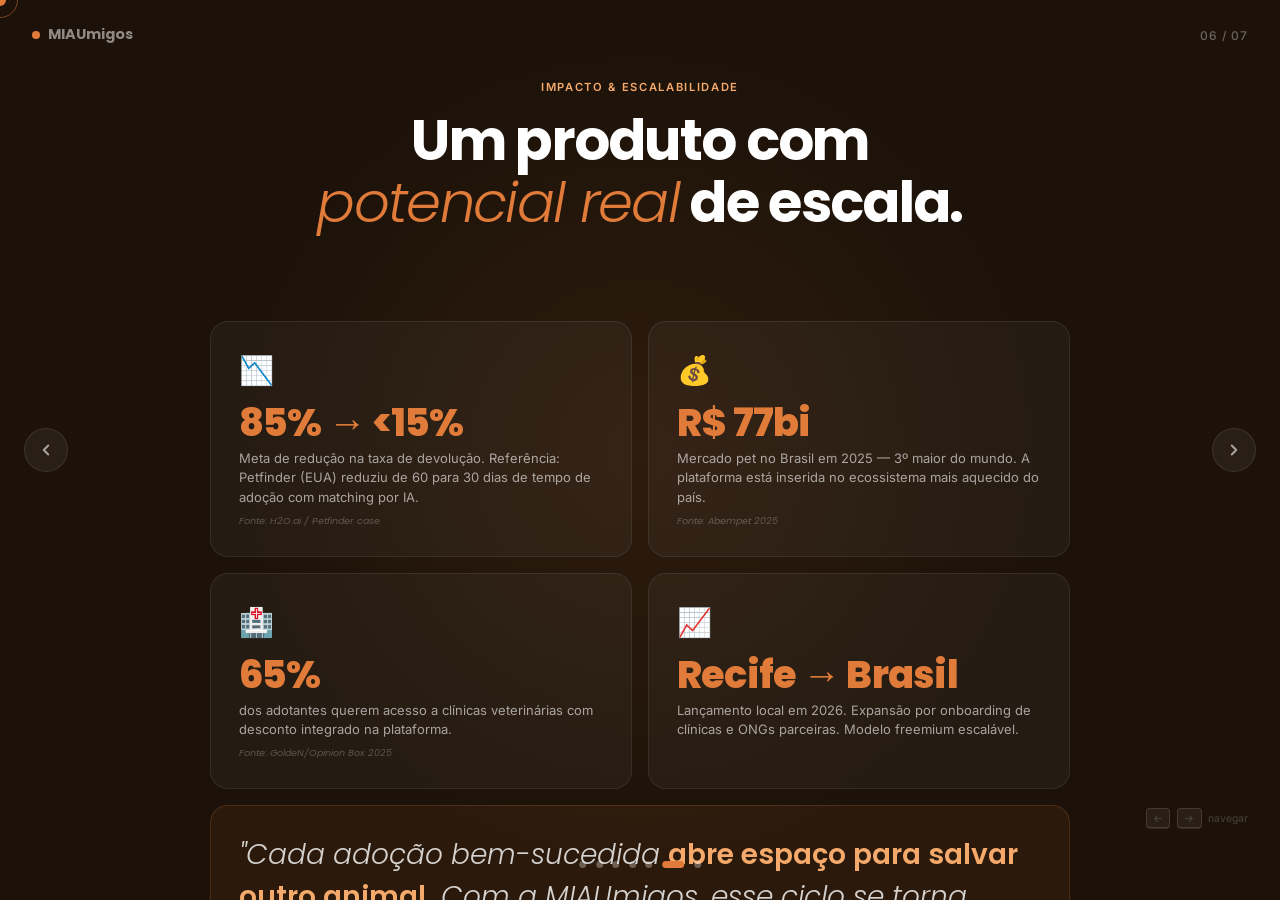
<file: MIAUmigos_06_Impacto.html>
<!DOCTYPE html>
<html lang="pt-BR">
<head>
  <meta charset="UTF-8"/>
  <meta name="viewport" content="width=device-width, initial-scale=1.0"/>
  <title>Slide 06 — Impacto</title>
  <link rel="preconnect" href="https://fonts.googleapis.com">
  <link rel="preconnect" href="https://fonts.gstatic.com" crossorigin>
  <link href="https://fonts.googleapis.com/css2?family=Poppins:ital,wght@0,300;0,400;0,500;0,600;0,700;0,800;0,900;1,300;1,400;1,600&family=Inter:wght@300;400;500;600&display=swap" rel="stylesheet">
  <style>
    
    :root {
      --orange:    #E07B3A;
      --orange-d:  #B85E22;
      --orange-l:  #F5A96A;
      --orange-xs: rgba(224,123,58,.1);
      --cream:     #FAF4EC;
      --cream-d:   #F0E6D3;
      --brown:     #7A4A2A;
      --brown-l:   #C4956A;
      --ink:       #1C1209;
      --ink-s:     #4A3520;
      --gray:      #8C7B6A;
      --white:     #FFFFFF;
      --ff:        'Poppins', sans-serif;
      --fi:        'Inter', sans-serif;
    }

    *, *::before, *::after { box-sizing: border-box; margin: 0; padding: 0; }
    html, body { width: 100%; height: 100%; overflow: hidden; }
    body {
      font-family: var(--ff);
      background: var(--ink);
      color: var(--white);
      -webkit-font-smoothing: antialiased;
      cursor: none;
    }

    /* ── CUSTOM CURSOR ── */
    .cursor {
      position: fixed; z-index: 9999;
      width: 12px; height: 12px;
      background: var(--orange);
      border-radius: 50%;
      pointer-events: none;
      transition: transform .15s ease, opacity .2s;
      transform: translate(-50%, -50%);
    }
    .cursor-ring {
      position: fixed; z-index: 9998;
      width: 36px; height: 36px;
      border: 1.5px solid rgba(224,123,58,.5);
      border-radius: 50%;
      pointer-events: none;
      transition: transform .35s ease;
      transform: translate(-50%, -50%);
    }

    /* ── SLIDESHOW ── */
    .deck {
      width: 100vw; height: 100vh;
      position: relative; overflow: hidden;
    }
    .slide {
      position: absolute; inset: 0;
      opacity: 0;
      transform: translateX(60px);
      transition: opacity .7s cubic-bezier(.4,0,.2,1), transform .7s cubic-bezier(.4,0,.2,1);
      pointer-events: none;
      overflow: hidden;
    }
    .slide.active {
      opacity: 1; transform: translateX(0);
      pointer-events: all;
    }
    .slide.exit {
      opacity: 0; transform: translateX(-60px);
    }

    /* ── NAV DOTS ── */
    .dots {
      position: fixed; bottom: 2rem; left: 50%;
      transform: translateX(-50%);
      display: flex; gap: .6rem; z-index: 100;
    }
    .dot {
      width: 7px; height: 7px;
      background: rgba(255,255,255,.3);
      border-radius: 50%; cursor: pointer;
      transition: all .3s;
    }
    .dot.on { background: var(--orange); width: 22px; border-radius: 4px; }

    /* ── ARROWS ── */
    .arrow {
      position: fixed; top: 50%; z-index: 100;
      transform: translateY(-50%);
      width: 44px; height: 44px;
      background: rgba(255,255,255,.06);
      border: 1px solid rgba(255,255,255,.1);
      border-radius: 50%; cursor: pointer;
      display: flex; align-items: center; justify-content: center;
      color: rgba(255,255,255,.6);
      transition: all .25s;
      backdrop-filter: blur(8px);
    }
    .arrow:hover { background: rgba(224,123,58,.2); border-color: var(--orange); color: white; }
    .arrow.prev { left: 1.5rem; }
    .arrow.next { right: 1.5rem; }
    .arrow svg { width: 18px; height: 18px; stroke: currentColor; fill: none; stroke-width: 2.5; stroke-linecap: round; stroke-linejoin: round; }

    /* ── SLIDE COUNTER ── */
    .counter {
      position: fixed; top: 1.75rem; right: 2rem; z-index: 100;
      font-family: var(--fi); font-size: .75rem; font-weight: 500;
      color: rgba(255,255,255,.35); letter-spacing: .08em;
    }

    /* ── LOGO BADGE ── */
    .logo-badge {
      position: fixed; top: 1.5rem; left: 2rem; z-index: 100;
      display: flex; align-items: center; gap: .5rem;
      font-family: var(--ff); font-size: .9rem; font-weight: 700;
      color: rgba(255,255,255,.5);
    }
    .logo-badge .dot-o {
      width: 8px; height: 8px;
      background: var(--orange); border-radius: 50%;
    }

    /* ━━━━━━━━━━━━━━━━━━━━━━━━━━━━━━━━━
       SLIDE 1 — CAPA
    ━━━━━━━━━━━━━━━━━━━━━━━━━━━━━━━━━ */
    #s1 {
      background: var(--ink);
      display: grid;
      grid-template-columns: 1.1fr 1fr;
    }
    #s1::before {
      content: '';
      position: absolute; inset: 0;
      background:
        radial-gradient(ellipse 700px 600px at 15% 60%, rgba(224,123,58,.18), transparent 55%),
        radial-gradient(ellipse 500px 400px at 85% 20%, rgba(122,74,42,.25), transparent 55%);
      pointer-events: none;
    }
    .s1-left {
      position: relative; z-index: 2;
      display: flex; flex-direction: column; justify-content: center;
      padding: 6rem 4rem 6rem 6rem;
    }
    .s1-tag {
      display: inline-flex; align-items: center; gap: .5rem;
      font-family: var(--fi); font-size: .7rem; font-weight: 600;
      letter-spacing: .15em; text-transform: uppercase;
      color: var(--orange-l);
      border: 1px solid rgba(224,123,58,.3);
      border-radius: 999px; padding: .35rem 1rem;
      margin-bottom: 2.5rem;
      width: fit-content;
      animation: fadeUp .8s .2s both;
    }
    .s1-tag .blink { width: 6px; height: 6px; background: var(--orange); border-radius: 50%; animation: blink 2s ease-in-out infinite; }
    @keyframes blink { 0%,100%{opacity:1}50%{opacity:.2} }

    .s1-title {
      font-size: clamp(4rem, 7vw, 6.5rem);
      font-weight: 800;
      line-height: .92;
      letter-spacing: -.04em;
      color: var(--white);
      margin-bottom: 1.25rem;
      animation: fadeUp .8s .35s both;
    }
    .s1-title .accent { color: var(--orange); }
    .s1-sub {
      font-family: var(--fi);
      font-size: clamp(.9rem, 1.2vw, 1.1rem);
      font-weight: 300;
      color: rgba(255,255,255,.6);
      line-height: 1.65;
      max-width: 420px;
      margin-bottom: 3rem;
      animation: fadeUp .8s .5s both;
    }
    .s1-quote {
      padding: 1.25rem 1.5rem;
      background: rgba(224,123,58,.08);
      border-left: 3px solid var(--orange);
      border-radius: 0 10px 10px 0;
      font-family: var(--fi);
      font-size: .875rem;
      font-style: italic;
      color: rgba(255,255,255,.7);
      line-height: 1.6;
      max-width: 420px;
      animation: fadeUp .8s .65s both;
    }
    .s1-members {
      margin-top: 2.5rem;
      display: flex; flex-direction: column; gap: .3rem;
      animation: fadeUp .8s .8s both;
    }
    .s1-members-label {
      font-size: .65rem; font-weight: 600; letter-spacing: .12em;
      text-transform: uppercase; color: var(--gray); margin-bottom: .3rem;
    }
    .s1-members-names {
      font-family: var(--fi); font-size: .8125rem;
      color: rgba(255,255,255,.5); line-height: 1.7;
    }
    .s1-right {
      position: relative; z-index: 2;
      display: flex; align-items: center; justify-content: center;
      padding: 4rem;
    }
    /* Mockup */
    .mockup-phone {
      width: 220px;
      background: rgba(255,255,255,.04);
      border: 1px solid rgba(255,255,255,.1);
      border-radius: 30px;
      padding: 12px;
      box-shadow: 0 40px 80px rgba(0,0,0,.6), 0 0 0 1px rgba(255,255,255,.06);
      animation: floatY 4s ease-in-out infinite, fadeUp .8s .5s both;
      position: relative; z-index: 2;
    }
    @keyframes floatY { 0%,100%{transform:translateY(0)} 50%{transform:translateY(-12px)} }
    .mockup-notch {
      width: 60px; height: 8px; background: rgba(0,0,0,.6);
      border-radius: 4px; margin: 0 auto 10px;
    }
    .mockup-screen {
      background: linear-gradient(145deg, #2A1A0E, #1C1209);
      border-radius: 20px; overflow: hidden;
      min-height: 380px;
      padding: 16px;
      display: flex; flex-direction: column; gap: 12px;
    }
    .ms-header {
      display: flex; align-items: center; justify-content: space-between;
    }
    .ms-logo { font-size: .7rem; font-weight: 700; color: var(--orange); }
    .ms-icon { width: 22px; height: 22px; background: rgba(224,123,58,.2); border-radius: 50%; }
    .ms-hero {
      background: linear-gradient(135deg, rgba(224,123,58,.3), rgba(122,74,42,.4));
      border-radius: 14px; padding: 14px;
      font-size: .6rem; line-height: 1.4; color: rgba(255,255,255,.8);
    }
    .ms-hero strong { font-size: .75rem; color: white; display: block; margin-bottom: 3px; }
    .ms-btn {
      display: inline-block; padding: 5px 12px;
      background: var(--orange); border-radius: 999px;
      font-size: .55rem; font-weight: 700; color: white; margin-top: 8px;
    }
    .ms-card {
      background: rgba(255,255,255,.06); border-radius: 10px; padding: 10px;
      display: flex; align-items: center; gap: 8px;
    }
    .ms-card-img {
      width: 36px; height: 36px; border-radius: 8px;
      background: linear-gradient(135deg, #C4956A, #7A4A2A);
      display: flex; align-items: center; justify-content: center;
      font-size: 1rem;
    }
    .ms-card-info { flex: 1; }
    .ms-card-name { font-size: .6rem; font-weight: 700; color: white; }
    .ms-card-meta { font-size: .5rem; color: rgba(255,255,255,.45); }
    .ms-card-badge {
      font-size: .5rem; font-weight: 700;
      background: rgba(143,166,142,.2); color: #8FA68E;
      border-radius: 999px; padding: 2px 7px;
      margin-top: 3px; display: inline-block;
    }

    /* Circle deco */
    .deco-circle {
      position: absolute;
      border-radius: 50%;
      pointer-events: none;
    }

    @keyframes fadeUp {
      from { opacity: 0; transform: translateY(24px); }
      to   { opacity: 1; transform: translateY(0); }
    }

    /* ━━━━━━━━━━━━━━━━━━━━━━━━━━━━━━━━━
       SLIDE 2 — PROBLEMA
    ━━━━━━━━━━━━━━━━━━━━━━━━━━━━━━━━━ */
    #s2 { background: #0E0906; }
    #s2::before {
      content: '';
      position: absolute; inset: 0;
      background: radial-gradient(ellipse 900px 600px at 50% 110%, rgba(224,123,58,.12), transparent 55%);
    }
    .s2-inner {
      position: relative; z-index: 2;
      height: 100%; display: flex; flex-direction: column;
      align-items: center; justify-content: center;
      padding: 5rem 5rem 7rem;
      text-align: center;
    }
    .slide-eyebrow {
      font-family: var(--fi); font-size: .7rem; font-weight: 600;
      letter-spacing: .15em; text-transform: uppercase;
      color: var(--orange-l); margin-bottom: 1rem;
      display: flex; align-items: center; gap: .6rem;
    }
    .slide-eyebrow::before, .slide-eyebrow::after {
      content: ''; flex: 1; max-width: 40px;
      height: 1px; background: rgba(224,123,58,.4);
    }
    .slide-title {
      font-size: clamp(2rem, 4.5vw, 3.5rem);
      font-weight: 700; letter-spacing: -.03em;
      color: var(--white); line-height: 1.1;
      margin-bottom: 3rem;
    }
    .slide-title em { font-style: italic; color: var(--orange); font-weight: 300; }

    .problem-grid {
      display: grid; grid-template-columns: repeat(4, 1fr);
      gap: 1rem; margin-bottom: 2.5rem; width: 100%;
    }
    .problem-card {
      background: rgba(255,255,255,.04);
      border: 1px solid rgba(255,255,255,.08);
      border-radius: 16px; padding: 1.5rem 1.25rem;
      text-align: center; transition: all .3s;
    }
    .problem-card:hover { border-color: rgba(224,123,58,.4); transform: translateY(-4px); }
    .problem-icon {
      width: 52px; height: 52px;
      background: rgba(224,123,58,.1);
      border-radius: 14px; margin: 0 auto 1rem;
      display: flex; align-items: center; justify-content: center;
      font-size: 1.5rem;
    }
    .problem-stat {
      font-size: clamp(1.5rem, 2.5vw, 2.25rem);
      font-weight: 800; color: var(--orange);
      letter-spacing: -.02em; line-height: 1;
      margin-bottom: .35rem;
    }
    .problem-label {
      font-family: var(--fi); font-size: .8rem;
      color: rgba(255,255,255,.6); line-height: 1.4;
    }
    .problem-source {
      font-size: .6rem; color: rgba(255,255,255,.25);
      margin-top: .4rem; font-style: italic;
    }
    .impact-quote {
      font-family: var(--fi);
      font-size: clamp(.875rem, 1.3vw, 1.0625rem);
      color: rgba(255,255,255,.55); font-style: italic;
      max-width: 680px; line-height: 1.7;
      padding: 1.25rem 1.75rem;
      border: 1px solid rgba(255,255,255,.08);
      border-radius: 12px;
      background: rgba(255,255,255,.03);
    }
    .impact-quote strong { color: var(--orange-l); font-style: normal; }

    /* ━━━━━━━━━━━━━━━━━━━━━━━━━━━━━━━━━
       SLIDE 3 — SOLUÇÃO
    ━━━━━━━━━━━━━━━━━━━━━━━━━━━━━━━━━ */
    #s3 { background: var(--cream); color: var(--ink); }
    #s3::before {
      content: '';
      position: absolute; inset: 0;
      background:
        radial-gradient(ellipse 700px 500px at 80% 20%, rgba(224,123,58,.15), transparent 55%),
        radial-gradient(ellipse 500px 400px at 10% 80%, rgba(196,149,106,.15), transparent 55%);
    }
    .s3-inner {
      position: relative; z-index: 2;
      height: 100%; display: grid;
      grid-template-columns: 1fr 1.1fr;
      align-items: center;
    }
    .s3-left {
      padding: 5rem 3rem 5rem 5rem;
      display: flex; flex-direction: column; gap: 2rem;
    }
    .s3-eyebrow {
      font-family: var(--fi); font-size: .7rem; font-weight: 600;
      letter-spacing: .15em; text-transform: uppercase;
      color: var(--orange); display: flex; align-items: center; gap: .5rem;
    }
    .s3-eyebrow::before { content: ''; width: 28px; height: 1px; background: var(--orange); }
    .s3-title {
      font-size: clamp(2rem, 4vw, 3.25rem);
      font-weight: 700; letter-spacing: -.03em;
      color: var(--ink); line-height: 1.1;
    }
    .s3-title em { font-style: italic; color: var(--orange); font-weight: 400; }
    .feature-list { display: flex; flex-direction: column; gap: .85rem; }
    .feature-item {
      display: flex; align-items: flex-start; gap: .85rem;
    }
    .feature-bullet {
      width: 28px; height: 28px; flex-shrink: 0;
      background: var(--orange); border-radius: 8px;
      display: flex; align-items: center; justify-content: center;
      color: white; font-size: .7rem;
      margin-top: 1px;
    }
    .feature-text { font-family: var(--fi); font-size: .9375rem; color: var(--ink-s); line-height: 1.5; }
    .feature-text strong { color: var(--ink); font-weight: 600; }

    .s3-right {
      padding: 5rem 5rem 5rem 3rem;
      display: flex; align-items: center; justify-content: center;
    }
    .mockup-desktop {
      width: 100%; max-width: 480px;
      background: white;
      border-radius: 12px;
      box-shadow: 0 24px 64px rgba(28,18,9,.2), 0 2px 8px rgba(28,18,9,.08);
      overflow: hidden;
    }
    .mdd-bar {
      background: #F5EDE0; padding: 8px 12px;
      display: flex; align-items: center; gap: 6px;
    }
    .mdd-dot { width: 8px; height: 8px; border-radius: 50%; }
    .mdd-screen {
      background: #FAF4EC; padding: 1.25rem;
      display: flex; flex-direction: column; gap: .85rem;
    }
    .mdd-nav {
      display: flex; align-items: center; justify-content: space-between;
    }
    .mdd-logo { font-size: .8rem; font-weight: 700; color: var(--orange); }
    .mdd-navlinks { display: flex; gap: .75rem; }
    .mdd-navlink { font-size: .55rem; color: #8C7B6A; }
    .mdd-hero {
      background: linear-gradient(135deg, var(--orange), var(--orange-d));
      border-radius: 10px; padding: 1rem 1.25rem;
      color: white;
    }
    .mdd-hero-t { font-size: .75rem; font-weight: 700; margin-bottom: .3rem; }
    .mdd-hero-s { font-size: .6rem; opacity: .8; }
    .mdd-grid {
      display: grid; grid-template-columns: repeat(3, 1fr); gap: .5rem;
    }
    .mdd-animal {
      background: white; border-radius: 8px; overflow: hidden;
      box-shadow: 0 2px 8px rgba(28,18,9,.08);
    }
    .mdd-animal-img {
      height: 52px; display: flex; align-items: center;
      justify-content: center; font-size: 1.4rem;
    }
    .mdd-animal-info { padding: 5px 7px; }
    .mdd-animal-name { font-size: .55rem; font-weight: 700; color: var(--ink); }
    .mdd-animal-meta { font-size: .45rem; color: var(--gray); }
    .mdd-animal-badge {
      font-size: .45rem; font-weight: 600;
      background: rgba(224,123,58,.1); color: var(--orange);
      border-radius: 3px; padding: 1px 4px; display: inline-block; margin-top: 2px;
    }
    .mdd-stats {
      display: grid; grid-template-columns: repeat(3, 1fr); gap: .5rem;
    }
    .mdd-stat {
      background: white; border-radius: 8px; padding: .6rem;
      text-align: center;
      box-shadow: 0 1px 4px rgba(28,18,9,.06);
    }
    .mdd-stat-num { font-size: .9rem; font-weight: 800; color: var(--orange); }
    .mdd-stat-label { font-size: .45rem; color: var(--gray); }

    /* ━━━━━━━━━━━━━━━━━━━━━━━━━━━━━━━━━
       SLIDE 4 — TECNOLOGIA
    ━━━━━━━━━━━━━━━━━━━━━━━━━━━━━━━━━ */
    #s4 { background: #100B06; }
    #s4::before {
      content: '';
      position: absolute; inset: 0;
      background:
        radial-gradient(ellipse 600px 500px at 10% 40%, rgba(224,123,58,.14), transparent 50%),
        radial-gradient(ellipse 500px 400px at 90% 60%, rgba(122,74,42,.2), transparent 50%);
    }
    .s4-inner {
      position: relative; z-index: 2;
      height: 100%;
      display: flex; flex-direction: column;
      align-items: center; justify-content: center;
      padding: 5rem 5rem 7rem;
    }
    .tech-grid {
      display: grid; grid-template-columns: repeat(3, 1fr);
      gap: 1rem; margin-top: 2.5rem; width: 100%;
    }
    .tech-card {
      background: rgba(255,255,255,.04);
      border: 1px solid rgba(255,255,255,.08);
      border-radius: 18px; padding: 1.75rem 1.5rem;
      transition: all .3s;
      position: relative; overflow: hidden;
    }
    .tech-card::before {
      content: '';
      position: absolute; top: 0; left: 0; right: 0; height: 2px;
      background: linear-gradient(90deg, transparent, var(--orange), transparent);
      opacity: 0; transition: opacity .3s;
    }
    .tech-card:hover { border-color: rgba(224,123,58,.3); transform: translateY(-4px); }
    .tech-card:hover::before { opacity: 1; }
    .tech-number {
      font-size: .7rem; font-weight: 700;
      color: var(--orange); letter-spacing: .08em;
      margin-bottom: .75rem; display: flex; align-items: center; gap: .4rem;
    }
    .tech-number::after { content: ''; flex: 1; height: 1px; background: rgba(224,123,58,.2); }
    .tech-icon {
      font-size: 1.75rem; margin-bottom: .75rem;
    }
    .tech-title {
      font-size: .9375rem; font-weight: 700;
      color: var(--white); margin-bottom: .5rem;
    }
    .tech-desc {
      font-family: var(--fi); font-size: .8rem;
      color: rgba(255,255,255,.5); line-height: 1.6;
    }
    .tech-highlight {
      display: inline-block; margin-top: .75rem;
      padding: .2rem .65rem;
      background: rgba(224,123,58,.12);
      border: 1px solid rgba(224,123,58,.2);
      border-radius: 999px;
      font-size: .65rem; font-weight: 600; color: var(--orange-l);
    }
    .tech-footer-quote {
      margin-top: 2rem;
      font-family: var(--fi); font-size: .9375rem;
      color: rgba(255,255,255,.4); font-style: italic; text-align: center;
      max-width: 600px;
    }
    .tech-footer-quote strong { color: rgba(255,255,255,.7); font-style: normal; }

    /* ━━━━━━━━━━━━━━━━━━━━━━━━━━━━━━━━━
       SLIDE 5 — COMO FUNCIONA
    ━━━━━━━━━━━━━━━━━━━━━━━━━━━━━━━━━ */
    #s5 { background: #FAF4EC; color: var(--ink); }
    #s5::before {
      content: '';
      position: absolute; inset: 0;
      background:
        radial-gradient(ellipse 800px 400px at 50% 100%, rgba(224,123,58,.12), transparent 60%);
    }
    .s5-inner {
      position: relative; z-index: 2;
      height: 100%; display: flex; flex-direction: column;
      align-items: center; justify-content: center;
      padding: 5rem 5rem 7rem;
      text-align: center;
    }
    .s5-eyebrow {
      font-family: var(--fi); font-size: .7rem; font-weight: 600;
      letter-spacing: .15em; text-transform: uppercase;
      color: var(--orange); margin-bottom: .75rem;
      display: flex; align-items: center; gap: .5rem;
    }
    .s5-eyebrow::before, .s5-eyebrow::after { content: ''; flex: 1; max-width: 40px; height: 1px; background: var(--orange); }
    .s5-title {
      font-size: clamp(1.75rem, 3.5vw, 2.75rem);
      font-weight: 700; letter-spacing: -.025em;
      color: var(--ink); margin-bottom: 3.5rem;
    }
    .s5-title em { font-style: italic; color: var(--orange); font-weight: 400; }

    .flow {
      display: flex; align-items: center;
      justify-content: center; gap: 0;
      width: 100%; flex-wrap: nowrap;
    }
    .flow-step {
      display: flex; flex-direction: column; align-items: center;
      width: 140px; flex-shrink: 0;
    }
    .flow-circle {
      width: 72px; height: 72px;
      background: white;
      border: 2px solid rgba(224,123,58,.25);
      border-radius: 50%;
      display: flex; align-items: center; justify-content: center;
      font-size: 1.5rem; margin-bottom: 1rem;
      box-shadow: 0 4px 16px rgba(28,18,9,.08);
      transition: all .3s;
    }
    .flow-step:hover .flow-circle {
      border-color: var(--orange); box-shadow: 0 4px 24px rgba(224,123,58,.25);
      transform: translateY(-4px);
    }
    .flow-num {
      font-size: .6rem; font-weight: 700; color: var(--orange);
      letter-spacing: .06em; margin-bottom: .4rem;
    }
    .flow-label {
      font-size: .8rem; font-weight: 700; color: var(--ink);
      text-align: center; line-height: 1.3;
    }
    .flow-sub {
      font-family: var(--fi); font-size: .65rem;
      color: var(--gray); text-align: center; margin-top: .3rem;
      line-height: 1.4;
    }
    .flow-arrow {
      width: 40px; flex-shrink: 0; display: flex;
      align-items: center; justify-content: center;
      color: var(--orange-d); opacity: .5;
      margin-bottom: 3rem;
    }
    .flow-arrow svg {
      width: 20px; height: 20px;
      stroke: currentColor; fill: none;
      stroke-width: 2; stroke-linecap: round; stroke-linejoin: round;
    }

    /* ━━━━━━━━━━━━━━━━━━━━━━━━━━━━━━━━━
       SLIDE 6 — IMPACTO
    ━━━━━━━━━━━━━━━━━━━━━━━━━━━━━━━━━ */
    #s6 { background: var(--ink); }
    #s6::before {
      content: '';
      position: absolute; inset: 0;
      background:
        radial-gradient(ellipse 700px 700px at 50% 50%, rgba(224,123,58,.09), transparent 60%);
    }
    .s6-inner {
      position: relative; z-index: 2;
      height: 100%; display: flex; flex-direction: column;
      align-items: center; justify-content: center;
      padding: 5rem 5rem 7rem;
      text-align: center;
    }
    .impact-grid {
      display: grid; grid-template-columns: repeat(2, 1fr);
      gap: 1rem; margin: 2.5rem 0; width: 100%; max-width: 860px;
    }
    .impact-card {
      background: rgba(255,255,255,.04);
      border: 1px solid rgba(255,255,255,.08);
      border-radius: 18px; padding: 1.75rem;
      text-align: left; transition: all .3s;
      position: relative; overflow: hidden;
    }
    .impact-card:hover { border-color: rgba(224,123,58,.35); transform: translateY(-3px); }
    .impact-card.big {
      grid-column: span 2;
      background: rgba(224,123,58,.08);
      border-color: rgba(224,123,58,.2);
    }
    .impact-card-icon { font-size: 1.75rem; margin-bottom: .75rem; }
    .impact-card-num {
      font-size: clamp(1.5rem, 3vw, 2.5rem);
      font-weight: 800; color: var(--orange);
      letter-spacing: -.02em; line-height: 1;
      margin-bottom: .4rem;
    }
    .impact-card-label {
      font-family: var(--fi); font-size: .8125rem;
      color: rgba(255,255,255,.6); line-height: 1.5;
    }
    .impact-card-source {
      font-size: .6rem; color: rgba(255,255,255,.25);
      margin-top: .4rem; font-style: italic;
    }
    .impact-big-text {
      font-size: clamp(1.125rem, 2.5vw, 1.75rem);
      font-weight: 300; color: rgba(255,255,255,.8);
      line-height: 1.5; font-style: italic;
    }
    .impact-big-text strong { color: var(--orange-l); font-weight: 600; font-style: normal; }

    /* ━━━━━━━━━━━━━━━━━━━━━━━━━━━━━━━━━
       SLIDE 7 — ENCERRAMENTO
    ━━━━━━━━━━━━━━━━━━━━━━━━━━━━━━━━━ */
    #s7 {
      background: var(--ink);
      display: flex; align-items: center; justify-content: center;
      text-align: center; overflow: hidden;
    }
    #s7::before {
      content: '';
      position: absolute; inset: 0;
      background:
        radial-gradient(ellipse 800px 700px at 50% 60%, rgba(224,123,58,.2), transparent 55%),
        radial-gradient(ellipse 400px 400px at 20% 20%, rgba(122,74,42,.25), transparent 50%);
    }
    /* Big ring decoration */
    #s7::after {
      content: '';
      position: absolute;
      width: 700px; height: 700px;
      border: 1px solid rgba(224,123,58,.08);
      border-radius: 50%;
      top: 50%; left: 50%;
      transform: translate(-50%, -50%);
      pointer-events: none;
    }
    .s7-inner {
      position: relative; z-index: 2;
      display: flex; flex-direction: column;
      align-items: center; gap: 1.5rem;
      max-width: 740px; padding: 3rem;
    }
    .s7-tag {
      font-family: var(--fi); font-size: .7rem; font-weight: 600;
      letter-spacing: .15em; text-transform: uppercase;
      color: var(--orange-l);
      border: 1px solid rgba(224,123,58,.3);
      border-radius: 999px; padding: .35rem 1.25rem;
    }
    .s7-title {
      font-size: clamp(4rem, 9vw, 8rem);
      font-weight: 800; letter-spacing: -.05em;
      line-height: .9; color: var(--white);
    }
    .s7-title .accent { color: var(--orange); }
    .s7-sub {
      font-family: var(--fi); font-size: clamp(.875rem, 1.5vw, 1.125rem);
      color: rgba(255,255,255,.55); line-height: 1.65;
      max-width: 540px;
    }
    .s7-closing {
      padding: 1.25rem 2rem;
      background: rgba(255,255,255,.04);
      border: 1px solid rgba(255,255,255,.1);
      border-radius: 14px;
      font-family: var(--fi); font-size: clamp(.875rem, 1.3vw, 1rem);
      font-style: italic; color: rgba(255,255,255,.7);
    }
    .s7-closing strong { color: var(--orange-l); font-style: normal; }
    .s7-members {
      display: flex; flex-direction: column; align-items: center; gap: .25rem;
    }
    .s7-members-label {
      font-size: .65rem; font-weight: 600; letter-spacing: .12em;
      text-transform: uppercase; color: var(--gray);
    }
    .s7-members-list {
      font-family: var(--fi); font-size: .8125rem;
      color: rgba(255,255,255,.4);
    }
    .s7-uni {
      font-family: var(--fi); font-size: .7rem;
      color: rgba(255,255,255,.25); letter-spacing: .06em;
    }

    /* ── KEYBOARD HINT ── */
    .key-hint {
      position: fixed; bottom: 4.5rem; right: 2rem; z-index: 100;
      font-family: var(--fi); font-size: .65rem;
      color: rgba(255,255,255,.2);
      display: flex; align-items: center; gap: .4rem;
    }
    .kkey {
      padding: .15rem .4rem;
      background: rgba(255,255,255,.06);
      border: 1px solid rgba(255,255,255,.12);
      border-radius: 4px;
      box-shadow: 0 1px 0 rgba(255,255,255,.1);
    }

    /* Scrollbar */
    ::-webkit-scrollbar { display: none; }
  
    
    /* ── single-slide overrides ── */
    html, body { overflow: hidden; }
    .slide { position: static !important; opacity: 1 !important; transform: none !important; pointer-events: all !important; }
    
    .arrow { text-decoration: none; }
  </style>
</head>
<body>
  <div class="cursor" id="cur"></div>
  <div class="cursor-ring" id="curR"></div>
  <div class="logo-badge"><span class="dot-o"></span>MIAUmigos</div>
  <div class="counter">06 / 07</div>
  <a class="arrow prev" href="MIAUmigos_05_Como_Funciona.html" style=""><svg viewBox="0 0 24 24"><polyline points="15 18 9 12 15 6"/></svg></a>
  <a class="arrow next" href="MIAUmigos_07_Encerramento.html" style=""><svg viewBox="0 0 24 24"><polyline points="9 6 15 12 9 18"/></svg></a>
  <div class="dots"><a href="MIAUmigos_01_Capa.html" class="dot " style="text-decoration:none"></a><a href="MIAUmigos_02_Problema.html" class="dot " style="text-decoration:none"></a><a href="MIAUmigos_03_Solucao.html" class="dot " style="text-decoration:none"></a><a href="MIAUmigos_04_Tecnologia.html" class="dot " style="text-decoration:none"></a><a href="MIAUmigos_05_Como_Funciona.html" class="dot " style="text-decoration:none"></a><a href="MIAUmigos_06_Impacto.html" class="dot on" style="text-decoration:none"></a><a href="MIAUmigos_07_Encerramento.html" class="dot " style="text-decoration:none"></a></div>
  <div class="key-hint"><span class="kkey">←</span><span class="kkey">→</span> navegar</div>
  <div class="deck">
    <div class="slide" id="s6">
    <div class="s6-inner">
      <div class="slide-eyebrow">Impacto & Escalabilidade</div>
      <h2 class="slide-title">Um produto com<br><em>potencial real</em> de escala.</h2>

      <div class="impact-grid">
        <div class="impact-card">
          <div class="impact-card-icon">📉</div>
          <div class="impact-card-num">85% → &lt;15%</div>
          <div class="impact-card-label">Meta de redução na taxa de devolução. Referência: Petfinder (EUA) reduziu de 60 para 30 dias de tempo de adoção com matching por IA.</div>
          <div class="impact-card-source">Fonte: H2O.ai / Petfinder case</div>
        </div>
        <div class="impact-card">
          <div class="impact-card-icon">💰</div>
          <div class="impact-card-num">R$ 77bi</div>
          <div class="impact-card-label">Mercado pet no Brasil em 2025 — 3º maior do mundo. A plataforma está inserida no ecossistema mais aquecido do país.</div>
          <div class="impact-card-source">Fonte: Abempet 2025</div>
        </div>
        <div class="impact-card">
          <div class="impact-card-icon">🏥</div>
          <div class="impact-card-num">65%</div>
          <div class="impact-card-label">dos adotantes querem acesso a clínicas veterinárias com desconto integrado na plataforma.</div>
          <div class="impact-card-source">Fonte: GoldeN/Opinion Box 2025</div>
        </div>
        <div class="impact-card">
          <div class="impact-card-icon">📈</div>
          <div class="impact-card-num">Recife → Brasil</div>
          <div class="impact-card-label">Lançamento local em 2026. Expansão por onboarding de clínicas e ONGs parceiras. Modelo freemium escalável.</div>
        </div>
        <div class="impact-card big">
          <div class="impact-big-text">
            "Cada adoção bem-sucedida <strong>abre espaço para salvar outro animal.</strong> Com a MIAUmigos, esse ciclo se torna mensurável, escalável e replicável."
          </div>
        </div>
      </div>
    </div>
  </div>
  </div>
  <script>
    document.addEventListener('keydown', e => {
      if (e.key === 'ArrowRight' || e.key === 'ArrowDown' || e.key === ' ') {
        if ('MIAUmigos_07_Encerramento.html' !== '#') location.href = 'MIAUmigos_07_Encerramento.html';
      }
      if (e.key === 'ArrowLeft' || e.key === 'ArrowUp') {
        if ('MIAUmigos_05_Como_Funciona.html' !== '#') location.href = 'MIAUmigos_05_Como_Funciona.html';
      }
    });
    // touch
    let _tx = 0;
    document.addEventListener('touchstart', e => _tx = e.touches[0].clientX);
    document.addEventListener('touchend', e => {
      const dx = _tx - e.changedTouches[0].clientX;
      if (Math.abs(dx) > 50) {
        if (dx > 0 && 'MIAUmigos_07_Encerramento.html' !== '#') location.href = 'MIAUmigos_07_Encerramento.html';
        if (dx < 0 && 'MIAUmigos_05_Como_Funciona.html' !== '#') location.href = 'MIAUmigos_05_Como_Funciona.html';
      }
    });
    // cursor
    const cur = document.getElementById('cur');
    const curR = document.getElementById('curR');
    if (cur && curR) {
      let mx=0,my=0,rx=0,ry=0;
      document.addEventListener('mousemove', e => { mx=e.clientX; my=e.clientY; cur.style.left=mx+'px'; cur.style.top=my+'px'; });
      (function a(){ rx+=(mx-rx)*.15; ry+=(my-ry)*.15; curR.style.left=rx+'px'; curR.style.top=ry+'px'; requestAnimationFrame(a); })();
    }
    </script>
</body>
</html>
</file>
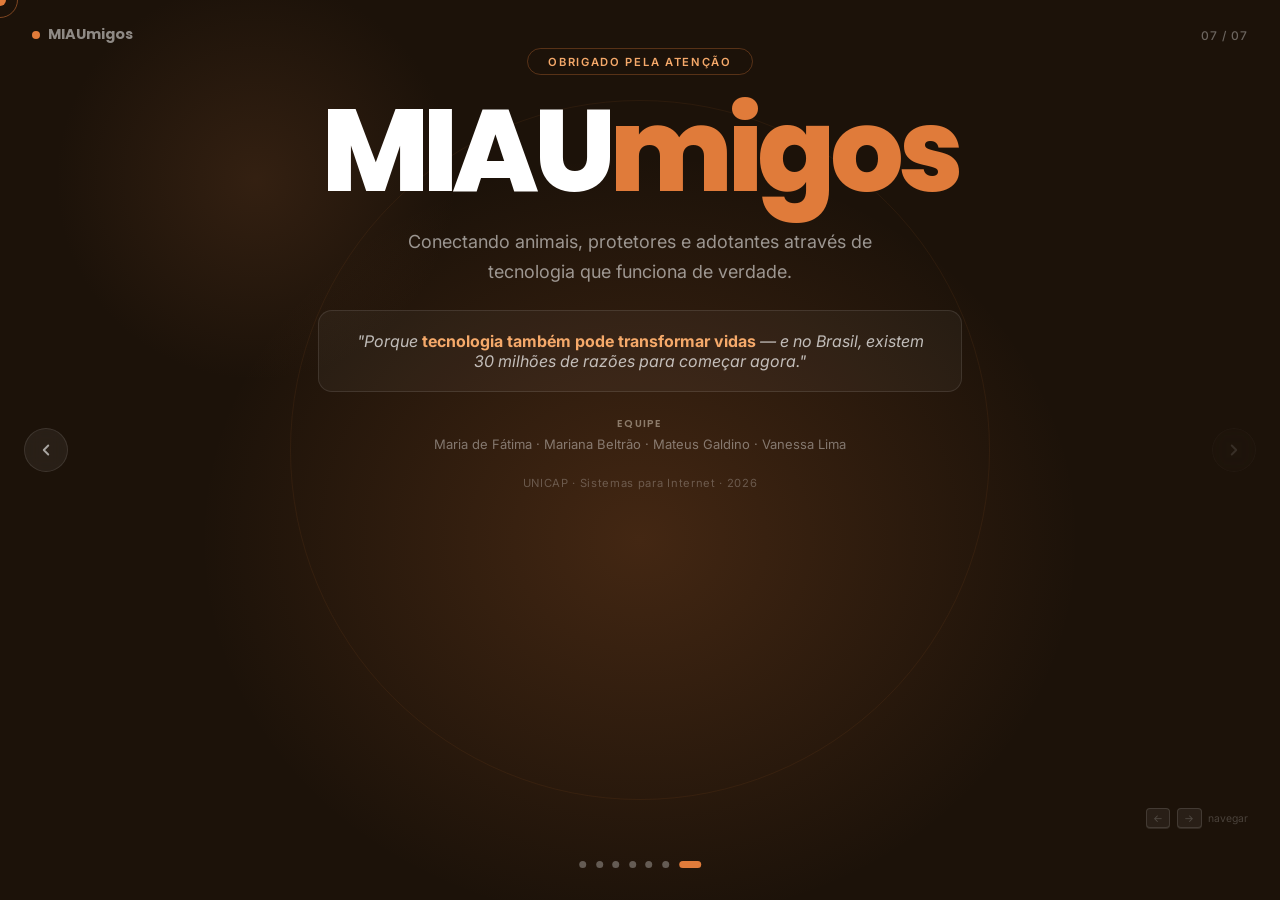
<file: MIAUmigos_07_Encerramento.html>
<!DOCTYPE html>
<html lang="pt-BR">
<head>
  <meta charset="UTF-8"/>
  <meta name="viewport" content="width=device-width, initial-scale=1.0"/>
  <title>Slide 07 — Encerramento</title>
  <link rel="preconnect" href="https://fonts.googleapis.com">
  <link rel="preconnect" href="https://fonts.gstatic.com" crossorigin>
  <link href="https://fonts.googleapis.com/css2?family=Poppins:ital,wght@0,300;0,400;0,500;0,600;0,700;0,800;0,900;1,300;1,400;1,600&family=Inter:wght@300;400;500;600&display=swap" rel="stylesheet">
  <style>
    
    :root {
      --orange:    #E07B3A;
      --orange-d:  #B85E22;
      --orange-l:  #F5A96A;
      --orange-xs: rgba(224,123,58,.1);
      --cream:     #FAF4EC;
      --cream-d:   #F0E6D3;
      --brown:     #7A4A2A;
      --brown-l:   #C4956A;
      --ink:       #1C1209;
      --ink-s:     #4A3520;
      --gray:      #8C7B6A;
      --white:     #FFFFFF;
      --ff:        'Poppins', sans-serif;
      --fi:        'Inter', sans-serif;
    }

    *, *::before, *::after { box-sizing: border-box; margin: 0; padding: 0; }
    html, body { width: 100%; height: 100%; overflow: hidden; }
    body {
      font-family: var(--ff);
      background: var(--ink);
      color: var(--white);
      -webkit-font-smoothing: antialiased;
      cursor: none;
    }

    /* ── CUSTOM CURSOR ── */
    .cursor {
      position: fixed; z-index: 9999;
      width: 12px; height: 12px;
      background: var(--orange);
      border-radius: 50%;
      pointer-events: none;
      transition: transform .15s ease, opacity .2s;
      transform: translate(-50%, -50%);
    }
    .cursor-ring {
      position: fixed; z-index: 9998;
      width: 36px; height: 36px;
      border: 1.5px solid rgba(224,123,58,.5);
      border-radius: 50%;
      pointer-events: none;
      transition: transform .35s ease;
      transform: translate(-50%, -50%);
    }

    /* ── SLIDESHOW ── */
    .deck {
      width: 100vw; height: 100vh;
      position: relative; overflow: hidden;
    }
    .slide {
      position: absolute; inset: 0;
      opacity: 0;
      transform: translateX(60px);
      transition: opacity .7s cubic-bezier(.4,0,.2,1), transform .7s cubic-bezier(.4,0,.2,1);
      pointer-events: none;
      overflow: hidden;
    }
    .slide.active {
      opacity: 1; transform: translateX(0);
      pointer-events: all;
    }
    .slide.exit {
      opacity: 0; transform: translateX(-60px);
    }

    /* ── NAV DOTS ── */
    .dots {
      position: fixed; bottom: 2rem; left: 50%;
      transform: translateX(-50%);
      display: flex; gap: .6rem; z-index: 100;
    }
    .dot {
      width: 7px; height: 7px;
      background: rgba(255,255,255,.3);
      border-radius: 50%; cursor: pointer;
      transition: all .3s;
    }
    .dot.on { background: var(--orange); width: 22px; border-radius: 4px; }

    /* ── ARROWS ── */
    .arrow {
      position: fixed; top: 50%; z-index: 100;
      transform: translateY(-50%);
      width: 44px; height: 44px;
      background: rgba(255,255,255,.06);
      border: 1px solid rgba(255,255,255,.1);
      border-radius: 50%; cursor: pointer;
      display: flex; align-items: center; justify-content: center;
      color: rgba(255,255,255,.6);
      transition: all .25s;
      backdrop-filter: blur(8px);
    }
    .arrow:hover { background: rgba(224,123,58,.2); border-color: var(--orange); color: white; }
    .arrow.prev { left: 1.5rem; }
    .arrow.next { right: 1.5rem; }
    .arrow svg { width: 18px; height: 18px; stroke: currentColor; fill: none; stroke-width: 2.5; stroke-linecap: round; stroke-linejoin: round; }

    /* ── SLIDE COUNTER ── */
    .counter {
      position: fixed; top: 1.75rem; right: 2rem; z-index: 100;
      font-family: var(--fi); font-size: .75rem; font-weight: 500;
      color: rgba(255,255,255,.35); letter-spacing: .08em;
    }

    /* ── LOGO BADGE ── */
    .logo-badge {
      position: fixed; top: 1.5rem; left: 2rem; z-index: 100;
      display: flex; align-items: center; gap: .5rem;
      font-family: var(--ff); font-size: .9rem; font-weight: 700;
      color: rgba(255,255,255,.5);
    }
    .logo-badge .dot-o {
      width: 8px; height: 8px;
      background: var(--orange); border-radius: 50%;
    }

    /* ━━━━━━━━━━━━━━━━━━━━━━━━━━━━━━━━━
       SLIDE 1 — CAPA
    ━━━━━━━━━━━━━━━━━━━━━━━━━━━━━━━━━ */
    #s1 {
      background: var(--ink);
      display: grid;
      grid-template-columns: 1.1fr 1fr;
    }
    #s1::before {
      content: '';
      position: absolute; inset: 0;
      background:
        radial-gradient(ellipse 700px 600px at 15% 60%, rgba(224,123,58,.18), transparent 55%),
        radial-gradient(ellipse 500px 400px at 85% 20%, rgba(122,74,42,.25), transparent 55%);
      pointer-events: none;
    }
    .s1-left {
      position: relative; z-index: 2;
      display: flex; flex-direction: column; justify-content: center;
      padding: 6rem 4rem 6rem 6rem;
    }
    .s1-tag {
      display: inline-flex; align-items: center; gap: .5rem;
      font-family: var(--fi); font-size: .7rem; font-weight: 600;
      letter-spacing: .15em; text-transform: uppercase;
      color: var(--orange-l);
      border: 1px solid rgba(224,123,58,.3);
      border-radius: 999px; padding: .35rem 1rem;
      margin-bottom: 2.5rem;
      width: fit-content;
      animation: fadeUp .8s .2s both;
    }
    .s1-tag .blink { width: 6px; height: 6px; background: var(--orange); border-radius: 50%; animation: blink 2s ease-in-out infinite; }
    @keyframes blink { 0%,100%{opacity:1}50%{opacity:.2} }

    .s1-title {
      font-size: clamp(4rem, 7vw, 6.5rem);
      font-weight: 800;
      line-height: .92;
      letter-spacing: -.04em;
      color: var(--white);
      margin-bottom: 1.25rem;
      animation: fadeUp .8s .35s both;
    }
    .s1-title .accent { color: var(--orange); }
    .s1-sub {
      font-family: var(--fi);
      font-size: clamp(.9rem, 1.2vw, 1.1rem);
      font-weight: 300;
      color: rgba(255,255,255,.6);
      line-height: 1.65;
      max-width: 420px;
      margin-bottom: 3rem;
      animation: fadeUp .8s .5s both;
    }
    .s1-quote {
      padding: 1.25rem 1.5rem;
      background: rgba(224,123,58,.08);
      border-left: 3px solid var(--orange);
      border-radius: 0 10px 10px 0;
      font-family: var(--fi);
      font-size: .875rem;
      font-style: italic;
      color: rgba(255,255,255,.7);
      line-height: 1.6;
      max-width: 420px;
      animation: fadeUp .8s .65s both;
    }
    .s1-members {
      margin-top: 2.5rem;
      display: flex; flex-direction: column; gap: .3rem;
      animation: fadeUp .8s .8s both;
    }
    .s1-members-label {
      font-size: .65rem; font-weight: 600; letter-spacing: .12em;
      text-transform: uppercase; color: var(--gray); margin-bottom: .3rem;
    }
    .s1-members-names {
      font-family: var(--fi); font-size: .8125rem;
      color: rgba(255,255,255,.5); line-height: 1.7;
    }
    .s1-right {
      position: relative; z-index: 2;
      display: flex; align-items: center; justify-content: center;
      padding: 4rem;
    }
    /* Mockup */
    .mockup-phone {
      width: 220px;
      background: rgba(255,255,255,.04);
      border: 1px solid rgba(255,255,255,.1);
      border-radius: 30px;
      padding: 12px;
      box-shadow: 0 40px 80px rgba(0,0,0,.6), 0 0 0 1px rgba(255,255,255,.06);
      animation: floatY 4s ease-in-out infinite, fadeUp .8s .5s both;
      position: relative; z-index: 2;
    }
    @keyframes floatY { 0%,100%{transform:translateY(0)} 50%{transform:translateY(-12px)} }
    .mockup-notch {
      width: 60px; height: 8px; background: rgba(0,0,0,.6);
      border-radius: 4px; margin: 0 auto 10px;
    }
    .mockup-screen {
      background: linear-gradient(145deg, #2A1A0E, #1C1209);
      border-radius: 20px; overflow: hidden;
      min-height: 380px;
      padding: 16px;
      display: flex; flex-direction: column; gap: 12px;
    }
    .ms-header {
      display: flex; align-items: center; justify-content: space-between;
    }
    .ms-logo { font-size: .7rem; font-weight: 700; color: var(--orange); }
    .ms-icon { width: 22px; height: 22px; background: rgba(224,123,58,.2); border-radius: 50%; }
    .ms-hero {
      background: linear-gradient(135deg, rgba(224,123,58,.3), rgba(122,74,42,.4));
      border-radius: 14px; padding: 14px;
      font-size: .6rem; line-height: 1.4; color: rgba(255,255,255,.8);
    }
    .ms-hero strong { font-size: .75rem; color: white; display: block; margin-bottom: 3px; }
    .ms-btn {
      display: inline-block; padding: 5px 12px;
      background: var(--orange); border-radius: 999px;
      font-size: .55rem; font-weight: 700; color: white; margin-top: 8px;
    }
    .ms-card {
      background: rgba(255,255,255,.06); border-radius: 10px; padding: 10px;
      display: flex; align-items: center; gap: 8px;
    }
    .ms-card-img {
      width: 36px; height: 36px; border-radius: 8px;
      background: linear-gradient(135deg, #C4956A, #7A4A2A);
      display: flex; align-items: center; justify-content: center;
      font-size: 1rem;
    }
    .ms-card-info { flex: 1; }
    .ms-card-name { font-size: .6rem; font-weight: 700; color: white; }
    .ms-card-meta { font-size: .5rem; color: rgba(255,255,255,.45); }
    .ms-card-badge {
      font-size: .5rem; font-weight: 700;
      background: rgba(143,166,142,.2); color: #8FA68E;
      border-radius: 999px; padding: 2px 7px;
      margin-top: 3px; display: inline-block;
    }

    /* Circle deco */
    .deco-circle {
      position: absolute;
      border-radius: 50%;
      pointer-events: none;
    }

    @keyframes fadeUp {
      from { opacity: 0; transform: translateY(24px); }
      to   { opacity: 1; transform: translateY(0); }
    }

    /* ━━━━━━━━━━━━━━━━━━━━━━━━━━━━━━━━━
       SLIDE 2 — PROBLEMA
    ━━━━━━━━━━━━━━━━━━━━━━━━━━━━━━━━━ */
    #s2 { background: #0E0906; }
    #s2::before {
      content: '';
      position: absolute; inset: 0;
      background: radial-gradient(ellipse 900px 600px at 50% 110%, rgba(224,123,58,.12), transparent 55%);
    }
    .s2-inner {
      position: relative; z-index: 2;
      height: 100%; display: flex; flex-direction: column;
      align-items: center; justify-content: center;
      padding: 5rem 5rem 7rem;
      text-align: center;
    }
    .slide-eyebrow {
      font-family: var(--fi); font-size: .7rem; font-weight: 600;
      letter-spacing: .15em; text-transform: uppercase;
      color: var(--orange-l); margin-bottom: 1rem;
      display: flex; align-items: center; gap: .6rem;
    }
    .slide-eyebrow::before, .slide-eyebrow::after {
      content: ''; flex: 1; max-width: 40px;
      height: 1px; background: rgba(224,123,58,.4);
    }
    .slide-title {
      font-size: clamp(2rem, 4.5vw, 3.5rem);
      font-weight: 700; letter-spacing: -.03em;
      color: var(--white); line-height: 1.1;
      margin-bottom: 3rem;
    }
    .slide-title em { font-style: italic; color: var(--orange); font-weight: 300; }

    .problem-grid {
      display: grid; grid-template-columns: repeat(4, 1fr);
      gap: 1rem; margin-bottom: 2.5rem; width: 100%;
    }
    .problem-card {
      background: rgba(255,255,255,.04);
      border: 1px solid rgba(255,255,255,.08);
      border-radius: 16px; padding: 1.5rem 1.25rem;
      text-align: center; transition: all .3s;
    }
    .problem-card:hover { border-color: rgba(224,123,58,.4); transform: translateY(-4px); }
    .problem-icon {
      width: 52px; height: 52px;
      background: rgba(224,123,58,.1);
      border-radius: 14px; margin: 0 auto 1rem;
      display: flex; align-items: center; justify-content: center;
      font-size: 1.5rem;
    }
    .problem-stat {
      font-size: clamp(1.5rem, 2.5vw, 2.25rem);
      font-weight: 800; color: var(--orange);
      letter-spacing: -.02em; line-height: 1;
      margin-bottom: .35rem;
    }
    .problem-label {
      font-family: var(--fi); font-size: .8rem;
      color: rgba(255,255,255,.6); line-height: 1.4;
    }
    .problem-source {
      font-size: .6rem; color: rgba(255,255,255,.25);
      margin-top: .4rem; font-style: italic;
    }
    .impact-quote {
      font-family: var(--fi);
      font-size: clamp(.875rem, 1.3vw, 1.0625rem);
      color: rgba(255,255,255,.55); font-style: italic;
      max-width: 680px; line-height: 1.7;
      padding: 1.25rem 1.75rem;
      border: 1px solid rgba(255,255,255,.08);
      border-radius: 12px;
      background: rgba(255,255,255,.03);
    }
    .impact-quote strong { color: var(--orange-l); font-style: normal; }

    /* ━━━━━━━━━━━━━━━━━━━━━━━━━━━━━━━━━
       SLIDE 3 — SOLUÇÃO
    ━━━━━━━━━━━━━━━━━━━━━━━━━━━━━━━━━ */
    #s3 { background: var(--cream); color: var(--ink); }
    #s3::before {
      content: '';
      position: absolute; inset: 0;
      background:
        radial-gradient(ellipse 700px 500px at 80% 20%, rgba(224,123,58,.15), transparent 55%),
        radial-gradient(ellipse 500px 400px at 10% 80%, rgba(196,149,106,.15), transparent 55%);
    }
    .s3-inner {
      position: relative; z-index: 2;
      height: 100%; display: grid;
      grid-template-columns: 1fr 1.1fr;
      align-items: center;
    }
    .s3-left {
      padding: 5rem 3rem 5rem 5rem;
      display: flex; flex-direction: column; gap: 2rem;
    }
    .s3-eyebrow {
      font-family: var(--fi); font-size: .7rem; font-weight: 600;
      letter-spacing: .15em; text-transform: uppercase;
      color: var(--orange); display: flex; align-items: center; gap: .5rem;
    }
    .s3-eyebrow::before { content: ''; width: 28px; height: 1px; background: var(--orange); }
    .s3-title {
      font-size: clamp(2rem, 4vw, 3.25rem);
      font-weight: 700; letter-spacing: -.03em;
      color: var(--ink); line-height: 1.1;
    }
    .s3-title em { font-style: italic; color: var(--orange); font-weight: 400; }
    .feature-list { display: flex; flex-direction: column; gap: .85rem; }
    .feature-item {
      display: flex; align-items: flex-start; gap: .85rem;
    }
    .feature-bullet {
      width: 28px; height: 28px; flex-shrink: 0;
      background: var(--orange); border-radius: 8px;
      display: flex; align-items: center; justify-content: center;
      color: white; font-size: .7rem;
      margin-top: 1px;
    }
    .feature-text { font-family: var(--fi); font-size: .9375rem; color: var(--ink-s); line-height: 1.5; }
    .feature-text strong { color: var(--ink); font-weight: 600; }

    .s3-right {
      padding: 5rem 5rem 5rem 3rem;
      display: flex; align-items: center; justify-content: center;
    }
    .mockup-desktop {
      width: 100%; max-width: 480px;
      background: white;
      border-radius: 12px;
      box-shadow: 0 24px 64px rgba(28,18,9,.2), 0 2px 8px rgba(28,18,9,.08);
      overflow: hidden;
    }
    .mdd-bar {
      background: #F5EDE0; padding: 8px 12px;
      display: flex; align-items: center; gap: 6px;
    }
    .mdd-dot { width: 8px; height: 8px; border-radius: 50%; }
    .mdd-screen {
      background: #FAF4EC; padding: 1.25rem;
      display: flex; flex-direction: column; gap: .85rem;
    }
    .mdd-nav {
      display: flex; align-items: center; justify-content: space-between;
    }
    .mdd-logo { font-size: .8rem; font-weight: 700; color: var(--orange); }
    .mdd-navlinks { display: flex; gap: .75rem; }
    .mdd-navlink { font-size: .55rem; color: #8C7B6A; }
    .mdd-hero {
      background: linear-gradient(135deg, var(--orange), var(--orange-d));
      border-radius: 10px; padding: 1rem 1.25rem;
      color: white;
    }
    .mdd-hero-t { font-size: .75rem; font-weight: 700; margin-bottom: .3rem; }
    .mdd-hero-s { font-size: .6rem; opacity: .8; }
    .mdd-grid {
      display: grid; grid-template-columns: repeat(3, 1fr); gap: .5rem;
    }
    .mdd-animal {
      background: white; border-radius: 8px; overflow: hidden;
      box-shadow: 0 2px 8px rgba(28,18,9,.08);
    }
    .mdd-animal-img {
      height: 52px; display: flex; align-items: center;
      justify-content: center; font-size: 1.4rem;
    }
    .mdd-animal-info { padding: 5px 7px; }
    .mdd-animal-name { font-size: .55rem; font-weight: 700; color: var(--ink); }
    .mdd-animal-meta { font-size: .45rem; color: var(--gray); }
    .mdd-animal-badge {
      font-size: .45rem; font-weight: 600;
      background: rgba(224,123,58,.1); color: var(--orange);
      border-radius: 3px; padding: 1px 4px; display: inline-block; margin-top: 2px;
    }
    .mdd-stats {
      display: grid; grid-template-columns: repeat(3, 1fr); gap: .5rem;
    }
    .mdd-stat {
      background: white; border-radius: 8px; padding: .6rem;
      text-align: center;
      box-shadow: 0 1px 4px rgba(28,18,9,.06);
    }
    .mdd-stat-num { font-size: .9rem; font-weight: 800; color: var(--orange); }
    .mdd-stat-label { font-size: .45rem; color: var(--gray); }

    /* ━━━━━━━━━━━━━━━━━━━━━━━━━━━━━━━━━
       SLIDE 4 — TECNOLOGIA
    ━━━━━━━━━━━━━━━━━━━━━━━━━━━━━━━━━ */
    #s4 { background: #100B06; }
    #s4::before {
      content: '';
      position: absolute; inset: 0;
      background:
        radial-gradient(ellipse 600px 500px at 10% 40%, rgba(224,123,58,.14), transparent 50%),
        radial-gradient(ellipse 500px 400px at 90% 60%, rgba(122,74,42,.2), transparent 50%);
    }
    .s4-inner {
      position: relative; z-index: 2;
      height: 100%;
      display: flex; flex-direction: column;
      align-items: center; justify-content: center;
      padding: 5rem 5rem 7rem;
    }
    .tech-grid {
      display: grid; grid-template-columns: repeat(3, 1fr);
      gap: 1rem; margin-top: 2.5rem; width: 100%;
    }
    .tech-card {
      background: rgba(255,255,255,.04);
      border: 1px solid rgba(255,255,255,.08);
      border-radius: 18px; padding: 1.75rem 1.5rem;
      transition: all .3s;
      position: relative; overflow: hidden;
    }
    .tech-card::before {
      content: '';
      position: absolute; top: 0; left: 0; right: 0; height: 2px;
      background: linear-gradient(90deg, transparent, var(--orange), transparent);
      opacity: 0; transition: opacity .3s;
    }
    .tech-card:hover { border-color: rgba(224,123,58,.3); transform: translateY(-4px); }
    .tech-card:hover::before { opacity: 1; }
    .tech-number {
      font-size: .7rem; font-weight: 700;
      color: var(--orange); letter-spacing: .08em;
      margin-bottom: .75rem; display: flex; align-items: center; gap: .4rem;
    }
    .tech-number::after { content: ''; flex: 1; height: 1px; background: rgba(224,123,58,.2); }
    .tech-icon {
      font-size: 1.75rem; margin-bottom: .75rem;
    }
    .tech-title {
      font-size: .9375rem; font-weight: 700;
      color: var(--white); margin-bottom: .5rem;
    }
    .tech-desc {
      font-family: var(--fi); font-size: .8rem;
      color: rgba(255,255,255,.5); line-height: 1.6;
    }
    .tech-highlight {
      display: inline-block; margin-top: .75rem;
      padding: .2rem .65rem;
      background: rgba(224,123,58,.12);
      border: 1px solid rgba(224,123,58,.2);
      border-radius: 999px;
      font-size: .65rem; font-weight: 600; color: var(--orange-l);
    }
    .tech-footer-quote {
      margin-top: 2rem;
      font-family: var(--fi); font-size: .9375rem;
      color: rgba(255,255,255,.4); font-style: italic; text-align: center;
      max-width: 600px;
    }
    .tech-footer-quote strong { color: rgba(255,255,255,.7); font-style: normal; }

    /* ━━━━━━━━━━━━━━━━━━━━━━━━━━━━━━━━━
       SLIDE 5 — COMO FUNCIONA
    ━━━━━━━━━━━━━━━━━━━━━━━━━━━━━━━━━ */
    #s5 { background: #FAF4EC; color: var(--ink); }
    #s5::before {
      content: '';
      position: absolute; inset: 0;
      background:
        radial-gradient(ellipse 800px 400px at 50% 100%, rgba(224,123,58,.12), transparent 60%);
    }
    .s5-inner {
      position: relative; z-index: 2;
      height: 100%; display: flex; flex-direction: column;
      align-items: center; justify-content: center;
      padding: 5rem 5rem 7rem;
      text-align: center;
    }
    .s5-eyebrow {
      font-family: var(--fi); font-size: .7rem; font-weight: 600;
      letter-spacing: .15em; text-transform: uppercase;
      color: var(--orange); margin-bottom: .75rem;
      display: flex; align-items: center; gap: .5rem;
    }
    .s5-eyebrow::before, .s5-eyebrow::after { content: ''; flex: 1; max-width: 40px; height: 1px; background: var(--orange); }
    .s5-title {
      font-size: clamp(1.75rem, 3.5vw, 2.75rem);
      font-weight: 700; letter-spacing: -.025em;
      color: var(--ink); margin-bottom: 3.5rem;
    }
    .s5-title em { font-style: italic; color: var(--orange); font-weight: 400; }

    .flow {
      display: flex; align-items: center;
      justify-content: center; gap: 0;
      width: 100%; flex-wrap: nowrap;
    }
    .flow-step {
      display: flex; flex-direction: column; align-items: center;
      width: 140px; flex-shrink: 0;
    }
    .flow-circle {
      width: 72px; height: 72px;
      background: white;
      border: 2px solid rgba(224,123,58,.25);
      border-radius: 50%;
      display: flex; align-items: center; justify-content: center;
      font-size: 1.5rem; margin-bottom: 1rem;
      box-shadow: 0 4px 16px rgba(28,18,9,.08);
      transition: all .3s;
    }
    .flow-step:hover .flow-circle {
      border-color: var(--orange); box-shadow: 0 4px 24px rgba(224,123,58,.25);
      transform: translateY(-4px);
    }
    .flow-num {
      font-size: .6rem; font-weight: 700; color: var(--orange);
      letter-spacing: .06em; margin-bottom: .4rem;
    }
    .flow-label {
      font-size: .8rem; font-weight: 700; color: var(--ink);
      text-align: center; line-height: 1.3;
    }
    .flow-sub {
      font-family: var(--fi); font-size: .65rem;
      color: var(--gray); text-align: center; margin-top: .3rem;
      line-height: 1.4;
    }
    .flow-arrow {
      width: 40px; flex-shrink: 0; display: flex;
      align-items: center; justify-content: center;
      color: var(--orange-d); opacity: .5;
      margin-bottom: 3rem;
    }
    .flow-arrow svg {
      width: 20px; height: 20px;
      stroke: currentColor; fill: none;
      stroke-width: 2; stroke-linecap: round; stroke-linejoin: round;
    }

    /* ━━━━━━━━━━━━━━━━━━━━━━━━━━━━━━━━━
       SLIDE 6 — IMPACTO
    ━━━━━━━━━━━━━━━━━━━━━━━━━━━━━━━━━ */
    #s6 { background: var(--ink); }
    #s6::before {
      content: '';
      position: absolute; inset: 0;
      background:
        radial-gradient(ellipse 700px 700px at 50% 50%, rgba(224,123,58,.09), transparent 60%);
    }
    .s6-inner {
      position: relative; z-index: 2;
      height: 100%; display: flex; flex-direction: column;
      align-items: center; justify-content: center;
      padding: 5rem 5rem 7rem;
      text-align: center;
    }
    .impact-grid {
      display: grid; grid-template-columns: repeat(2, 1fr);
      gap: 1rem; margin: 2.5rem 0; width: 100%; max-width: 860px;
    }
    .impact-card {
      background: rgba(255,255,255,.04);
      border: 1px solid rgba(255,255,255,.08);
      border-radius: 18px; padding: 1.75rem;
      text-align: left; transition: all .3s;
      position: relative; overflow: hidden;
    }
    .impact-card:hover { border-color: rgba(224,123,58,.35); transform: translateY(-3px); }
    .impact-card.big {
      grid-column: span 2;
      background: rgba(224,123,58,.08);
      border-color: rgba(224,123,58,.2);
    }
    .impact-card-icon { font-size: 1.75rem; margin-bottom: .75rem; }
    .impact-card-num {
      font-size: clamp(1.5rem, 3vw, 2.5rem);
      font-weight: 800; color: var(--orange);
      letter-spacing: -.02em; line-height: 1;
      margin-bottom: .4rem;
    }
    .impact-card-label {
      font-family: var(--fi); font-size: .8125rem;
      color: rgba(255,255,255,.6); line-height: 1.5;
    }
    .impact-card-source {
      font-size: .6rem; color: rgba(255,255,255,.25);
      margin-top: .4rem; font-style: italic;
    }
    .impact-big-text {
      font-size: clamp(1.125rem, 2.5vw, 1.75rem);
      font-weight: 300; color: rgba(255,255,255,.8);
      line-height: 1.5; font-style: italic;
    }
    .impact-big-text strong { color: var(--orange-l); font-weight: 600; font-style: normal; }

    /* ━━━━━━━━━━━━━━━━━━━━━━━━━━━━━━━━━
       SLIDE 7 — ENCERRAMENTO
    ━━━━━━━━━━━━━━━━━━━━━━━━━━━━━━━━━ */
    #s7 {
      background: var(--ink);
      display: flex; align-items: center; justify-content: center;
      text-align: center; overflow: hidden;
    }
    #s7::before {
      content: '';
      position: absolute; inset: 0;
      background:
        radial-gradient(ellipse 800px 700px at 50% 60%, rgba(224,123,58,.2), transparent 55%),
        radial-gradient(ellipse 400px 400px at 20% 20%, rgba(122,74,42,.25), transparent 50%);
    }
    /* Big ring decoration */
    #s7::after {
      content: '';
      position: absolute;
      width: 700px; height: 700px;
      border: 1px solid rgba(224,123,58,.08);
      border-radius: 50%;
      top: 50%; left: 50%;
      transform: translate(-50%, -50%);
      pointer-events: none;
    }
    .s7-inner {
      position: relative; z-index: 2;
      display: flex; flex-direction: column;
      align-items: center; gap: 1.5rem;
      max-width: 740px; padding: 3rem;
    }
    .s7-tag {
      font-family: var(--fi); font-size: .7rem; font-weight: 600;
      letter-spacing: .15em; text-transform: uppercase;
      color: var(--orange-l);
      border: 1px solid rgba(224,123,58,.3);
      border-radius: 999px; padding: .35rem 1.25rem;
    }
    .s7-title {
      font-size: clamp(4rem, 9vw, 8rem);
      font-weight: 800; letter-spacing: -.05em;
      line-height: .9; color: var(--white);
    }
    .s7-title .accent { color: var(--orange); }
    .s7-sub {
      font-family: var(--fi); font-size: clamp(.875rem, 1.5vw, 1.125rem);
      color: rgba(255,255,255,.55); line-height: 1.65;
      max-width: 540px;
    }
    .s7-closing {
      padding: 1.25rem 2rem;
      background: rgba(255,255,255,.04);
      border: 1px solid rgba(255,255,255,.1);
      border-radius: 14px;
      font-family: var(--fi); font-size: clamp(.875rem, 1.3vw, 1rem);
      font-style: italic; color: rgba(255,255,255,.7);
    }
    .s7-closing strong { color: var(--orange-l); font-style: normal; }
    .s7-members {
      display: flex; flex-direction: column; align-items: center; gap: .25rem;
    }
    .s7-members-label {
      font-size: .65rem; font-weight: 600; letter-spacing: .12em;
      text-transform: uppercase; color: var(--gray);
    }
    .s7-members-list {
      font-family: var(--fi); font-size: .8125rem;
      color: rgba(255,255,255,.4);
    }
    .s7-uni {
      font-family: var(--fi); font-size: .7rem;
      color: rgba(255,255,255,.25); letter-spacing: .06em;
    }

    /* ── KEYBOARD HINT ── */
    .key-hint {
      position: fixed; bottom: 4.5rem; right: 2rem; z-index: 100;
      font-family: var(--fi); font-size: .65rem;
      color: rgba(255,255,255,.2);
      display: flex; align-items: center; gap: .4rem;
    }
    .kkey {
      padding: .15rem .4rem;
      background: rgba(255,255,255,.06);
      border: 1px solid rgba(255,255,255,.12);
      border-radius: 4px;
      box-shadow: 0 1px 0 rgba(255,255,255,.1);
    }

    /* Scrollbar */
    ::-webkit-scrollbar { display: none; }
  
    
    /* ── single-slide overrides ── */
    html, body { overflow: hidden; }
    .slide { position: static !important; opacity: 1 !important; transform: none !important; pointer-events: all !important; }
    
    .arrow { text-decoration: none; }
  </style>
</head>
<body>
  <div class="cursor" id="cur"></div>
  <div class="cursor-ring" id="curR"></div>
  <div class="logo-badge"><span class="dot-o"></span>MIAUmigos</div>
  <div class="counter">07 / 07</div>
  <a class="arrow prev" href="MIAUmigos_06_Impacto.html" style=""><svg viewBox="0 0 24 24"><polyline points="15 18 9 12 15 6"/></svg></a>
  <a class="arrow next" href="#" style="opacity:.2;pointer-events:none"><svg viewBox="0 0 24 24"><polyline points="9 6 15 12 9 18"/></svg></a>
  <div class="dots"><a href="MIAUmigos_01_Capa.html" class="dot " style="text-decoration:none"></a><a href="MIAUmigos_02_Problema.html" class="dot " style="text-decoration:none"></a><a href="MIAUmigos_03_Solucao.html" class="dot " style="text-decoration:none"></a><a href="MIAUmigos_04_Tecnologia.html" class="dot " style="text-decoration:none"></a><a href="MIAUmigos_05_Como_Funciona.html" class="dot " style="text-decoration:none"></a><a href="MIAUmigos_06_Impacto.html" class="dot " style="text-decoration:none"></a><a href="MIAUmigos_07_Encerramento.html" class="dot on" style="text-decoration:none"></a></div>
  <div class="key-hint"><span class="kkey">←</span><span class="kkey">→</span> navegar</div>
  <div class="deck">
    <div class="slide" id="s7">
    <div class="s7-inner">
      <div class="s7-tag">Obrigado pela atenção</div>
      <h1 class="s7-title">MIAU<span class="accent">migos</span></h1>
      <p class="s7-sub">Conectando animais, protetores e adotantes através de tecnologia que funciona de verdade.</p>
      <div class="s7-closing">
        "Porque <strong>tecnologia também pode transformar vidas</strong> — e no Brasil, existem 30 milhões de razões para começar agora."
      </div>
      <div class="s7-members">
        <div class="s7-members-label">Equipe</div>
        <div class="s7-members-list">Maria de Fátima · Mariana Beltrão · Mateus Galdino · Vanessa Lima</div>
      </div>
      <div class="s7-uni">UNICAP · Sistemas para Internet · 2026</div>
    </div>
  </div>
  </div>
  <script>
    document.addEventListener('keydown', e => {
      if (e.key === 'ArrowRight' || e.key === 'ArrowDown' || e.key === ' ') {
        if ('#' !== '#') location.href = '#';
      }
      if (e.key === 'ArrowLeft' || e.key === 'ArrowUp') {
        if ('MIAUmigos_06_Impacto.html' !== '#') location.href = 'MIAUmigos_06_Impacto.html';
      }
    });
    // touch
    let _tx = 0;
    document.addEventListener('touchstart', e => _tx = e.touches[0].clientX);
    document.addEventListener('touchend', e => {
      const dx = _tx - e.changedTouches[0].clientX;
      if (Math.abs(dx) > 50) {
        if (dx > 0 && '#' !== '#') location.href = '#';
        if (dx < 0 && 'MIAUmigos_06_Impacto.html' !== '#') location.href = 'MIAUmigos_06_Impacto.html';
      }
    });
    // cursor
    const cur = document.getElementById('cur');
    const curR = document.getElementById('curR');
    if (cur && curR) {
      let mx=0,my=0,rx=0,ry=0;
      document.addEventListener('mousemove', e => { mx=e.clientX; my=e.clientY; cur.style.left=mx+'px'; cur.style.top=my+'px'; });
      (function a(){ rx+=(mx-rx)*.15; ry+=(my-ry)*.15; curR.style.left=rx+'px'; curR.style.top=ry+'px'; requestAnimationFrame(a); })();
    }
    </script>
</body>
</html>
</file>
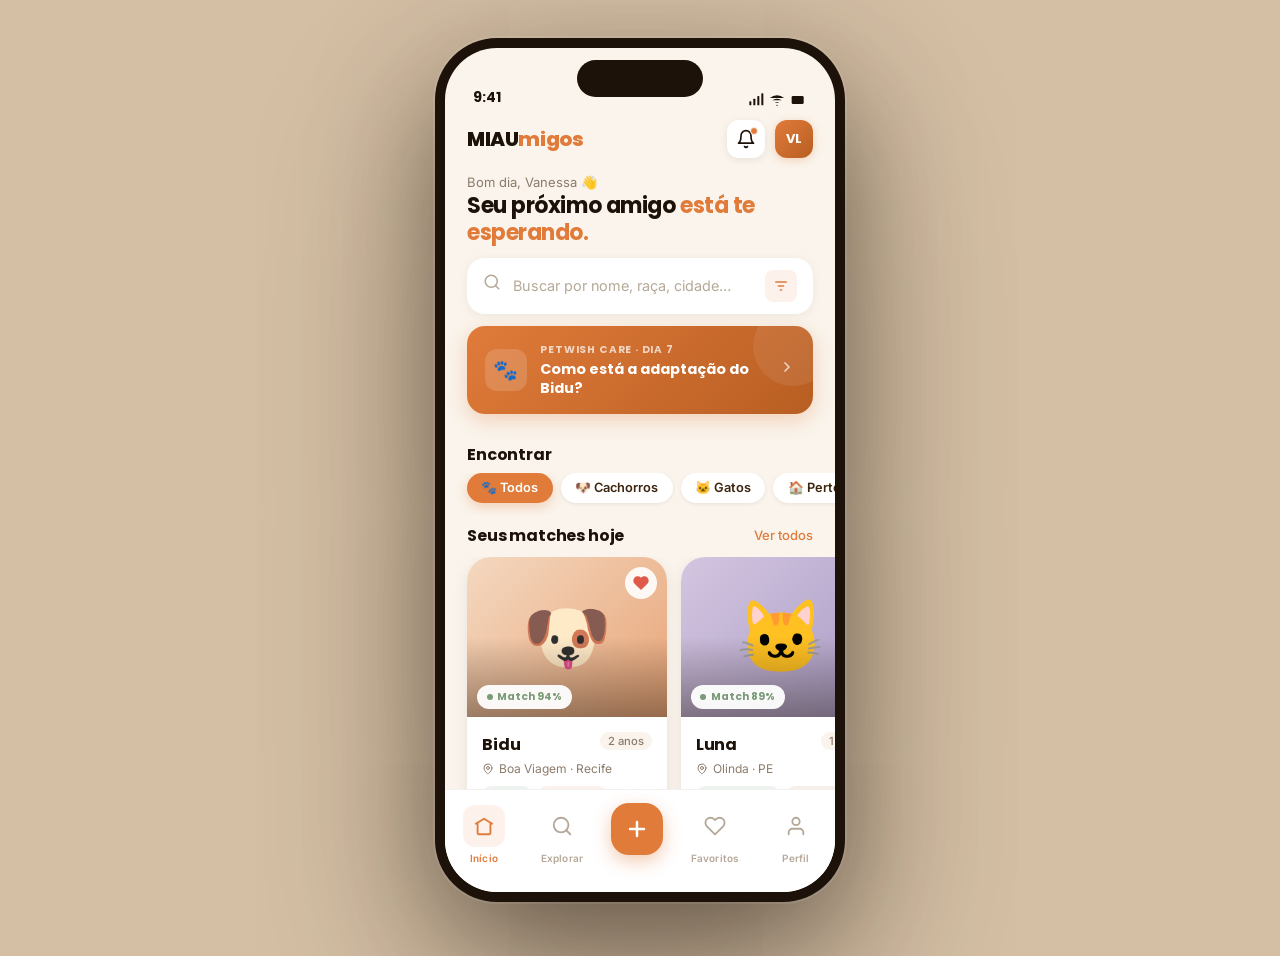
<file: MIAUmigos_Home.html>
<!DOCTYPE html>
<html lang="pt-BR">
<head>
  <meta charset="UTF-8"/>
  <meta name="viewport" content="width=device-width, initial-scale=1.0, maximum-scale=1.0"/>
  <title>MIAUmigos — Home</title>
  <link rel="preconnect" href="https://fonts.googleapis.com">
  <link rel="preconnect" href="https://fonts.gstatic.com" crossorigin>
  <link href="https://fonts.googleapis.com/css2?family=Poppins:wght@400;500;600;700;800&family=Inter:wght@300;400;500;600&display=swap" rel="stylesheet">
  <style>
    :root {
      --orange:   #E07B3A;
      --orange-d: #B85E22;
      --orange-l: #F5A96A;
      --orange-xs:rgba(224,123,58,.1);
      --cream:    #FAF4EC;
      --cream-d:  #F0E5D3;
      --cream-dd: #E4D3BC;
      --brown:    #7A4A2A;
      --brown-l:  #C4956A;
      --ink:      #1C1209;
      --ink-s:    #3D2510;
      --gray:     #8C7B6A;
      --gray-l:   #B5A898;
      --white:    #FFFFFF;
      --sage:     #7A9B78;
      --sage-l:   #A8C4A6;
      --red:      #E05A4A;
      --ff:       'Poppins', sans-serif;
      --fi:       'Inter', sans-serif;
      --r-xs:     8px;
      --r-sm:     12px;
      --r-md:     18px;
      --r-lg:     24px;
      --r-xl:     32px;
      --r-full:   999px;
    }

    *, *::before, *::after { box-sizing: border-box; margin: 0; padding: 0; }
    html { height: 100%; }
    body {
      font-family: var(--ff);
      background: #E8D8C4;
      min-height: 100vh;
      display: flex;
      align-items: flex-start;
      justify-content: center;
      padding: 2rem 1rem 3rem;
      -webkit-font-smoothing: antialiased;
    }

    /* ── PHONE SHELL ── */
    .phone {
      width: 390px;
      min-height: 844px;
      background: var(--cream);
      border-radius: 52px;
      overflow: hidden;
      position: relative;
      box-shadow:
        0 0 0 1px rgba(28,18,9,.12),
        0 0 0 10px #1C1209,
        0 0 0 12px rgba(255,255,255,.08),
        0 40px 120px rgba(28,18,9,.5),
        0 80px 200px rgba(28,18,9,.3);
      flex-shrink: 0;
    }

    /* Dynamic Island */
    .island {
      position: absolute;
      top: 12px; left: 50%;
      transform: translateX(-50%);
      width: 126px; height: 37px;
      background: #1C1209;
      border-radius: 20px;
      z-index: 100;
    }

    /* ── APP INNER ── */
    .app {
      height: 844px;
      overflow-y: auto;
      overflow-x: hidden;
      scroll-behavior: smooth;
      position: relative;
    }
    .app::-webkit-scrollbar { display: none; }

    /* ── STATUS BAR ── */
    .status {
      height: 60px;
      padding: 18px 28px 0;
      display: flex;
      align-items: flex-end;
      justify-content: space-between;
    }
    .status-time {
      font-size: .875rem;
      font-weight: 700;
      color: var(--ink);
      letter-spacing: -.01em;
    }
    .status-icons {
      display: flex;
      align-items: center;
      gap: .35rem;
    }
    .status-icons svg {
      width: 16px; height: 16px;
      fill: var(--ink);
    }

    /* ── NAVBAR ── */
    .navbar {
      padding: .75rem 22px 0;
      display: flex;
      align-items: center;
      justify-content: space-between;
    }
    .nav-logo {
      font-size: 1.25rem;
      font-weight: 800;
      color: var(--ink);
      letter-spacing: -.02em;
    }
    .nav-logo span { color: var(--orange); }
    .nav-right {
      display: flex;
      align-items: center;
      gap: .6rem;
    }
    .nav-notif {
      width: 38px; height: 38px;
      background: white;
      border-radius: var(--r-sm);
      display: flex; align-items: center; justify-content: center;
      box-shadow: 0 2px 8px rgba(28,18,9,.08);
      position: relative;
      cursor: pointer;
    }
    .nav-notif svg { width: 20px; height: 20px; stroke: var(--ink); fill: none; stroke-width: 2; stroke-linecap: round; stroke-linejoin: round; }
    .notif-dot {
      position: absolute; top: 7px; right: 7px;
      width: 8px; height: 8px;
      background: var(--orange); border-radius: 50%;
      border: 1.5px solid var(--cream);
    }
    .nav-avatar {
      width: 38px; height: 38px;
      border-radius: var(--r-sm);
      background: linear-gradient(135deg, var(--orange), var(--orange-d));
      display: flex; align-items: center; justify-content: center;
      color: white; font-size: .8125rem; font-weight: 700;
      cursor: pointer;
      box-shadow: 0 2px 8px rgba(224,123,58,.3);
    }

    /* ── GREETING ── */
    .greeting {
      padding: 1rem 22px .75rem;
      animation: fadeSlide .5s .05s both;
    }
    .greeting-sub {
      font-family: var(--fi);
      font-size: .8125rem; color: var(--gray);
      margin-bottom: .2rem;
    }
    .greeting-title {
      font-size: 1.375rem;
      font-weight: 700;
      color: var(--ink);
      letter-spacing: -.02em;
      line-height: 1.2;
    }
    .greeting-title span { color: var(--orange); }

    @keyframes fadeSlide {
      from { opacity: 0; transform: translateY(12px); }
      to   { opacity: 1; transform: translateY(0); }
    }

    /* ── SEARCH ── */
    .search-wrap {
      padding: 0 22px .75rem;
      animation: fadeSlide .5s .1s both;
    }
    .search-bar {
      display: flex;
      align-items: center;
      gap: .75rem;
      background: white;
      border-radius: var(--r-md);
      padding: .75rem 1rem;
      box-shadow: 0 2px 12px rgba(28,18,9,.06);
    }
    .search-icon { color: var(--gray-l); }
    .search-icon svg { width: 18px; height: 18px; stroke: currentColor; fill: none; stroke-width: 2; stroke-linecap: round; stroke-linejoin: round; }
    .search-text {
      font-family: var(--fi);
      font-size: .9rem; color: var(--gray-l);
    }
    .search-filter {
      margin-left: auto;
      width: 32px; height: 32px;
      background: var(--orange-xs);
      border-radius: var(--r-xs);
      display: flex; align-items: center; justify-content: center;
      color: var(--orange); cursor: pointer;
    }
    .search-filter svg { width: 16px; height: 16px; stroke: currentColor; fill: none; stroke-width: 2; stroke-linecap: round; stroke-linejoin: round; }

    /* ── CARE ALERT ── */
    .care-alert {
      margin: 0 22px .75rem;
      background: linear-gradient(135deg, var(--orange), var(--orange-d));
      border-radius: var(--r-md);
      padding: 1rem 1.1rem;
      display: flex; align-items: center; gap: .85rem;
      cursor: pointer;
      box-shadow: 0 6px 20px rgba(224,123,58,.3);
      animation: fadeSlide .5s .15s both;
      position: relative;
      overflow: hidden;
    }
    .care-alert::before {
      content: '';
      position: absolute; top: -20px; right: -20px;
      width: 80px; height: 80px;
      background: rgba(255,255,255,.08);
      border-radius: 50%;
    }
    .care-icon {
      width: 42px; height: 42px;
      background: rgba(255,255,255,.15);
      border-radius: var(--r-sm);
      display: flex; align-items: center; justify-content: center;
      flex-shrink: 0; font-size: 1.25rem;
    }
    .care-text { flex: 1; }
    .care-label {
      font-size: .65rem; font-weight: 700;
      color: rgba(255,255,255,.7);
      letter-spacing: .08em; text-transform: uppercase;
      margin-bottom: .15rem;
    }
    .care-title {
      font-size: .9rem; font-weight: 700;
      color: white; line-height: 1.3;
    }
    .care-arrow {
      color: rgba(255,255,255,.7);
    }
    .care-arrow svg { width: 16px; height: 16px; stroke: currentColor; fill: none; stroke-width: 2.5; stroke-linecap: round; stroke-linejoin: round; }

    /* ── SECTION HEADER ── */
    .sec {
      padding: .5rem 22px .6rem;
      display: flex; align-items: center; justify-content: space-between;
    }
    .sec-title {
      font-size: 1rem; font-weight: 700;
      color: var(--ink); letter-spacing: -.01em;
    }
    .sec-link {
      font-family: var(--fi);
      font-size: .8125rem; font-weight: 500;
      color: var(--orange); cursor: pointer;
    }

    /* ── CATEGORY PILLS ── */
    .cats {
      padding: 0 22px .75rem;
      display: flex; gap: .5rem;
      overflow-x: auto; -webkit-overflow-scrolling: touch;
      animation: fadeSlide .5s .2s both;
    }
    .cats::-webkit-scrollbar { display: none; }
    .cat-pill {
      display: flex; align-items: center; gap: .4rem;
      padding: .45rem .9rem;
      border-radius: var(--r-full);
      font-family: var(--fi);
      font-size: .8rem; font-weight: 600;
      white-space: nowrap; cursor: pointer;
      transition: all .2s;
      flex-shrink: 0;
    }
    .cat-pill.active {
      background: var(--orange);
      color: white;
      box-shadow: 0 4px 12px rgba(224,123,58,.3);
    }
    .cat-pill:not(.active) {
      background: white;
      color: var(--ink-s);
      box-shadow: 0 1px 4px rgba(28,18,9,.08);
    }
    .cat-pill:not(.active):hover { background: var(--cream-d); }

    /* ── MATCH CARDS (horizontal scroll) ── */
    .matches-scroll {
      padding: 0 22px .25rem;
      display: flex; gap: .85rem;
      overflow-x: auto; -webkit-overflow-scrolling: touch;
      animation: fadeSlide .5s .25s both;
    }
    .matches-scroll::-webkit-scrollbar { display: none; }

    .match-card {
      flex-shrink: 0;
      width: 200px;
      background: white;
      border-radius: var(--r-lg);
      overflow: hidden;
      box-shadow: 0 4px 16px rgba(28,18,9,.08);
      cursor: pointer;
      transition: transform .25s, box-shadow .25s;
    }
    .match-card:hover { transform: translateY(-4px); box-shadow: 0 12px 28px rgba(28,18,9,.14); }
    .match-card:active { transform: scale(.97); }

    .card-img {
      height: 160px;
      position: relative;
      overflow: hidden;
    }
    .card-img-bg {
      width: 100%; height: 100%;
      display: flex; align-items: center; justify-content: center;
      font-size: 4.5rem;
    }
    .card-img-overlay {
      position: absolute; inset: 0;
      background: linear-gradient(to top, rgba(28,18,9,.4) 0%, transparent 50%);
    }
    .card-match-badge {
      position: absolute; bottom: 8px; left: 10px;
      display: flex; align-items: center; gap: .3rem;
      padding: .25rem .6rem;
      background: rgba(255,255,255,.95);
      border-radius: var(--r-full);
      font-size: .65rem; font-weight: 700;
      color: var(--sage);
      backdrop-filter: blur(8px);
    }
    .match-dot { width: 6px; height: 6px; background: var(--sage); border-radius: 50%; }
    .card-fav {
      position: absolute; top: 10px; right: 10px;
      width: 32px; height: 32px;
      background: rgba(255,255,255,.9);
      border-radius: 50%;
      display: flex; align-items: center; justify-content: center;
      cursor: pointer;
      backdrop-filter: blur(8px);
      transition: all .2s;
    }
    .card-fav:hover { background: white; transform: scale(1.1); }
    .card-fav svg { width: 16px; height: 16px; stroke: var(--gray); fill: none; stroke-width: 2; stroke-linecap: round; stroke-linejoin: round; }
    .card-fav.liked svg { stroke: var(--red); fill: var(--red); }

    .card-body { padding: .9rem .95rem .95rem; }
    .card-row1 {
      display: flex; align-items: flex-start; justify-content: space-between;
      margin-bottom: .3rem;
    }
    .card-name {
      font-size: 1rem; font-weight: 700;
      color: var(--ink); letter-spacing: -.01em;
    }
    .card-age {
      font-family: var(--fi);
      font-size: .7rem; color: var(--gray);
      background: var(--cream);
      padding: .15rem .5rem;
      border-radius: var(--r-full);
      font-weight: 500;
    }
    .card-meta {
      font-family: var(--fi);
      font-size: .75rem; color: var(--gray);
      margin-bottom: .6rem;
      display: flex; align-items: center; gap: .3rem;
    }
    .card-meta svg { width: 12px; height: 12px; stroke: currentColor; fill: none; stroke-width: 2; stroke-linecap: round; stroke-linejoin: round; }
    .card-tags { display: flex; gap: .35rem; flex-wrap: wrap; }
    .tag {
      font-family: var(--fi);
      font-size: .65rem; font-weight: 600;
      padding: .2rem .55rem;
      border-radius: var(--r-full);
    }
    .tag-e { background: rgba(224,123,58,.1); color: var(--orange-d); }
    .tag-s { background: rgba(122,155,120,.12); color: var(--sage); }
    .tag-b { background: rgba(196,149,106,.15); color: var(--brown); }

    /* ── NEARBY LIST ── */
    .list-cards {
      padding: 0 22px;
      display: flex; flex-direction: column; gap: .7rem;
      animation: fadeSlide .5s .3s both;
    }
    .list-card {
      background: white;
      border-radius: var(--r-md);
      padding: .9rem;
      display: flex; align-items: center; gap: .9rem;
      box-shadow: 0 2px 8px rgba(28,18,9,.06);
      cursor: pointer;
      transition: all .2s;
    }
    .list-card:hover { transform: translateX(3px); box-shadow: 0 4px 16px rgba(28,18,9,.1); }
    .list-img {
      width: 64px; height: 64px; flex-shrink: 0;
      border-radius: var(--r-sm);
      display: flex; align-items: center; justify-content: center;
      font-size: 2rem;
    }
    .list-info { flex: 1; min-width: 0; }
    .list-row1 {
      display: flex; align-items: center; justify-content: space-between;
      margin-bottom: .15rem;
    }
    .list-name {
      font-size: .9375rem; font-weight: 700;
      color: var(--ink); letter-spacing: -.01em;
    }
    .list-match {
      font-family: var(--fi);
      font-size: .7rem; font-weight: 700;
      color: var(--sage);
      background: rgba(122,155,120,.1);
      padding: .15rem .5rem; border-radius: var(--r-full);
    }
    .list-meta {
      font-family: var(--fi);
      font-size: .75rem; color: var(--gray);
      margin-bottom: .4rem;
    }
    .list-tags { display: flex; gap: .3rem; }
    .list-arrow {
      color: var(--gray-l); flex-shrink: 0;
    }
    .list-arrow svg { width: 16px; height: 16px; stroke: currentColor; fill: none; stroke-width: 2.5; stroke-linecap: round; stroke-linejoin: round; }

    /* ── STATS BANNER ── */
    .stats-banner {
      margin: .5rem 22px .5rem;
      background: linear-gradient(135deg, var(--ink), var(--ink-s));
      border-radius: var(--r-lg);
      padding: 1.1rem 1.25rem;
      display: grid;
      grid-template-columns: repeat(3, 1fr);
      gap: .5rem;
      animation: fadeSlide .5s .35s both;
    }
    .stat-item { text-align: center; }
    .stat-num {
      font-size: 1.25rem; font-weight: 800;
      color: var(--orange-l);
      letter-spacing: -.02em; line-height: 1;
      margin-bottom: .25rem;
    }
    .stat-lbl {
      font-family: var(--fi);
      font-size: .6rem; font-weight: 500;
      color: rgba(255,255,255,.5);
      line-height: 1.3;
    }
    .stat-div {
      width: 1px; height: 100%;
      background: rgba(255,255,255,.08);
    }

    /* ── BOTTOM NAV ── */
    .bottom-nav {
      position: sticky;
      bottom: 0;
      background: white;
      border-top: 1px solid rgba(28,18,9,.06);
      padding: .7rem 0 1.5rem;
      display: flex;
      align-items: center;
      justify-content: space-around;
      z-index: 50;
    }
    .nav-item {
      display: flex; flex-direction: column; align-items: center;
      gap: .3rem; cursor: pointer; padding: .25rem .5rem;
      transition: all .2s;
    }
    .nav-item.active .nav-icon { background: var(--orange-xs); color: var(--orange); }
    .nav-item.active .nav-label { color: var(--orange); }
    .nav-icon {
      width: 42px; height: 42px;
      border-radius: var(--r-sm);
      display: flex; align-items: center; justify-content: center;
      color: var(--gray-l); transition: all .2s;
    }
    .nav-icon svg { width: 22px; height: 22px; stroke: currentColor; fill: none; stroke-width: 2; stroke-linecap: round; stroke-linejoin: round; }
    .nav-label {
      font-family: var(--fi);
      font-size: .625rem; font-weight: 600;
      color: var(--gray-l);
      letter-spacing: .02em;
    }
    .nav-add {
      width: 52px; height: 52px;
      background: var(--orange);
      border-radius: 18px;
      display: flex; align-items: center; justify-content: center;
      color: white; cursor: pointer;
      box-shadow: 0 6px 18px rgba(224,123,58,.4);
      transform: translateY(-6px);
      transition: all .2s;
    }
    .nav-add:hover { transform: translateY(-8px); box-shadow: 0 10px 24px rgba(224,123,58,.5); }
    .nav-add svg { width: 24px; height: 24px; stroke: currentColor; fill: none; stroke-width: 2.5; stroke-linecap: round; stroke-linejoin: round; }

    /* ── SPACING ── */
    .spacer { height: .75rem; }
    .spacer-sm { height: .5rem; }

    /* ── DESKTOP CONTEXT ── */
    @media (min-width: 500px) {
      body { padding: 3rem 2rem 4rem; background: #D4BFA4; }
    }
  </style>
</head>
<body>

<div class="phone">
  <!-- Dynamic island -->
  <div class="island"></div>

  <div class="app">

    <!-- STATUS BAR -->
    <div class="status">
      <span class="status-time">9:41</span>
      <div class="status-icons">
        <!-- signal -->
        <svg viewBox="0 0 24 24"><rect x="2" y="14" width="3" height="6" rx="1"/><rect x="8" y="10" width="3" height="10" rx="1"/><rect x="14" y="6" width="3" height="14" rx="1"/><rect x="20" y="2" width="3" height="18" rx="1"/></svg>
        <!-- wifi -->
        <svg viewBox="0 0 24 24"><path d="M5 12.55a11 11 0 0 1 14.08 0"/><path d="M1.42 9a16 16 0 0 1 21.16 0"/><path d="M8.53 16.11a6 6 0 0 1 6.95 0"/><circle cx="12" cy="20" r="1" fill="#1C1209"/></svg>
        <!-- battery -->
        <svg viewBox="0 0 24 24"><rect x="1" y="6" width="18" height="12" rx="2"/><path d="M23 13v-2" stroke-width="3" stroke-linecap="round"/><rect x="3" y="8" width="11" height="8" rx="1" fill="#1C1209"/></svg>
      </div>
    </div>

    <!-- NAVBAR -->
    <div class="navbar">
      <div class="nav-logo">MIAU<span>migos</span></div>
      <div class="nav-right">
        <div class="nav-notif">
          <svg viewBox="0 0 24 24"><path d="M18 8A6 6 0 0 0 6 8c0 7-3 9-3 9h18s-3-2-3-9"/><path d="M13.73 21a2 2 0 0 1-3.46 0"/></svg>
          <div class="notif-dot"></div>
        </div>
        <div class="nav-avatar">VL</div>
      </div>
    </div>

    <!-- GREETING -->
    <div class="greeting">
      <div class="greeting-sub">Bom dia, Vanessa 👋</div>
      <div class="greeting-title">Seu próximo amigo <span>está te esperando.</span></div>
    </div>

    <!-- SEARCH -->
    <div class="search-wrap">
      <div class="search-bar">
        <span class="search-icon">
          <svg viewBox="0 0 24 24"><circle cx="11" cy="11" r="8"/><path d="m21 21-4.35-4.35"/></svg>
        </span>
        <span class="search-text">Buscar por nome, raça, cidade…</span>
        <span class="search-filter">
          <svg viewBox="0 0 24 24"><line x1="4" y1="6" x2="20" y2="6"/><line x1="8" y1="12" x2="16" y2="12"/><line x1="11" y1="18" x2="13" y2="18"/></svg>
        </span>
      </div>
    </div>

    <!-- CARE ALERT -->
    <div class="care-alert">
      <div class="care-icon">🐾</div>
      <div class="care-text">
        <div class="care-label">PetWish Care · Dia 7</div>
        <div class="care-title">Como está a adaptação do Bidu?</div>
      </div>
      <span class="care-arrow">
        <svg viewBox="0 0 24 24"><path d="M9 18l6-6-6-6"/></svg>
      </span>
    </div>

    <div class="spacer-sm"></div>

    <!-- CATEGORIES -->
    <div class="sec" style="padding-bottom:.4rem">
      <span class="sec-title">Encontrar</span>
    </div>
    <div class="cats">
      <div class="cat-pill active">🐾 Todos</div>
      <div class="cat-pill">🐶 Cachorros</div>
      <div class="cat-pill">🐱 Gatos</div>
      <div class="cat-pill">🏠 Perto de mim</div>
      <div class="cat-pill">⚡ Alta compatibilidade</div>
    </div>

    <!-- MATCH CARDS -->
    <div class="sec">
      <span class="sec-title">Seus matches hoje</span>
      <span class="sec-link">Ver todos</span>
    </div>

    <div class="matches-scroll">

      <!-- Card 1 -->
      <div class="match-card">
        <div class="card-img">
          <div class="card-img-bg" style="background:linear-gradient(135deg,#F4D8C0,#E8A578)">🐶</div>
          <div class="card-img-overlay"></div>
          <div class="card-match-badge">
            <span class="match-dot"></span>
            Match 94%
          </div>
          <div class="card-fav liked">
            <svg viewBox="0 0 24 24"><path d="M20.84 4.61a5.5 5.5 0 0 0-7.78 0L12 5.67l-1.06-1.06a5.5 5.5 0 0 0-7.78 7.78l1.06 1.06L12 21.23l7.78-7.78 1.06-1.06a5.5 5.5 0 0 0 0-7.78z"/></svg>
          </div>
        </div>
        <div class="card-body">
          <div class="card-row1">
            <span class="card-name">Bidu</span>
            <span class="card-age">2 anos</span>
          </div>
          <div class="card-meta">
            <svg viewBox="0 0 24 24"><path d="M20 10c0 6-8 12-8 12s-8-6-8-12a8 8 0 1 1 16 0Z"/><circle cx="12" cy="10" r="3"/></svg>
            Boa Viagem · Recife
          </div>
          <div class="card-tags">
            <span class="tag tag-s">Calmo</span>
            <span class="tag tag-e">Brincalhão</span>
          </div>
        </div>
      </div>

      <!-- Card 2 -->
      <div class="match-card">
        <div class="card-img">
          <div class="card-img-bg" style="background:linear-gradient(135deg,#D4C5E0,#A89BC4)">🐱</div>
          <div class="card-img-overlay"></div>
          <div class="card-match-badge">
            <span class="match-dot"></span>
            Match 89%
          </div>
          <div class="card-fav">
            <svg viewBox="0 0 24 24"><path d="M20.84 4.61a5.5 5.5 0 0 0-7.78 0L12 5.67l-1.06-1.06a5.5 5.5 0 0 0-7.78 7.78l1.06 1.06L12 21.23l7.78-7.78 1.06-1.06a5.5 5.5 0 0 0 0-7.78z"/></svg>
          </div>
        </div>
        <div class="card-body">
          <div class="card-row1">
            <span class="card-name">Luna</span>
            <span class="card-age">1 ano</span>
          </div>
          <div class="card-meta">
            <svg viewBox="0 0 24 24"><path d="M20 10c0 6-8 12-8 12s-8-6-8-12a8 8 0 1 1 16 0Z"/><circle cx="12" cy="10" r="3"/></svg>
            Olinda · PE
          </div>
          <div class="card-tags">
            <span class="tag tag-s">Independente</span>
            <span class="tag tag-b">Afetuosa</span>
          </div>
        </div>
      </div>

      <!-- Card 3 -->
      <div class="match-card">
        <div class="card-img">
          <div class="card-img-bg" style="background:linear-gradient(135deg,#C7D3C6,#8FA68E)">🐶</div>
          <div class="card-img-overlay"></div>
          <div class="card-match-badge">
            <span class="match-dot"></span>
            Match 82%
          </div>
          <div class="card-fav">
            <svg viewBox="0 0 24 24"><path d="M20.84 4.61a5.5 5.5 0 0 0-7.78 0L12 5.67l-1.06-1.06a5.5 5.5 0 0 0-7.78 7.78l1.06 1.06L12 21.23l7.78-7.78 1.06-1.06a5.5 5.5 0 0 0 0-7.78z"/></svg>
          </div>
        </div>
        <div class="card-body">
          <div class="card-row1">
            <span class="card-name">Theo</span>
            <span class="card-age">4 anos</span>
          </div>
          <div class="card-meta">
            <svg viewBox="0 0 24 24"><path d="M20 10c0 6-8 12-8 12s-8-6-8-12a8 8 0 1 1 16 0Z"/><circle cx="12" cy="10" r="3"/></svg>
            Afogados · Recife
          </div>
          <div class="card-tags">
            <span class="tag tag-e">Energético</span>
            <span class="tag tag-b">Protetor</span>
          </div>
        </div>
      </div>

      <!-- Card 4 -->
      <div class="match-card">
        <div class="card-img">
          <div class="card-img-bg" style="background:linear-gradient(135deg,#F4E0C0,#E8C078)">🐱</div>
          <div class="card-img-overlay"></div>
          <div class="card-match-badge">
            <span class="match-dot"></span>
            Match 77%
          </div>
          <div class="card-fav">
            <svg viewBox="0 0 24 24"><path d="M20.84 4.61a5.5 5.5 0 0 0-7.78 0L12 5.67l-1.06-1.06a5.5 5.5 0 0 0-7.78 7.78l1.06 1.06L12 21.23l7.78-7.78 1.06-1.06a5.5 5.5 0 0 0 0-7.78z"/></svg>
          </div>
        </div>
        <div class="card-body">
          <div class="card-row1">
            <span class="card-name">Mel</span>
            <span class="card-age">3 anos</span>
          </div>
          <div class="card-meta">
            <svg viewBox="0 0 24 24"><path d="M20 10c0 6-8 12-8 12s-8-6-8-12a8 8 0 1 1 16 0Z"/><circle cx="12" cy="10" r="3"/></svg>
            Casa Amarela · Recife
          </div>
          <div class="card-tags">
            <span class="tag tag-s">Tímida</span>
            <span class="tag tag-b">Dócil</span>
          </div>
        </div>
      </div>

    </div>

    <div class="spacer"></div>

    <!-- STATS BANNER -->
    <div class="stats-banner">
      <div class="stat-item">
        <div class="stat-num">247</div>
        <div class="stat-lbl">Animais disponíveis</div>
      </div>
      <div class="stat-item" style="border-left:1px solid rgba(255,255,255,.08);border-right:1px solid rgba(255,255,255,.08)">
        <div class="stat-num">89</div>
        <div class="stat-lbl">Adoções este mês</div>
      </div>
      <div class="stat-item">
        <div class="stat-num">&lt;8%</div>
        <div class="stat-lbl">Taxa de devolução</div>
      </div>
    </div>

    <div class="spacer"></div>

    <!-- NEARBY LIST -->
    <div class="sec">
      <span class="sec-title">Perto de você</span>
      <span class="sec-link">Ver no mapa</span>
    </div>

    <div class="list-cards">

      <div class="list-card">
        <div class="list-img" style="background:linear-gradient(135deg,#E8D8C0,#C4956A)">🐶</div>
        <div class="list-info">
          <div class="list-row1">
            <span class="list-name">Max</span>
            <span class="list-match">Match 91%</span>
          </div>
          <div class="list-meta">3 anos · Porte médio · Torre · 1.2 km</div>
          <div class="list-tags">
            <span class="tag tag-s">Sociável</span>
            <span class="tag tag-e">Ativo</span>
          </div>
        </div>
        <span class="list-arrow">
          <svg viewBox="0 0 24 24"><path d="M9 18l6-6-6-6"/></svg>
        </span>
      </div>

      <div class="list-card">
        <div class="list-img" style="background:linear-gradient(135deg,#C7D3E8,#7A9BC4)">🐱</div>
        <div class="list-info">
          <div class="list-row1">
            <span class="list-name">Nina</span>
            <span class="list-match">Match 86%</span>
          </div>
          <div class="list-meta">2 anos · Porte pequeno · Espinheiro · 1.8 km</div>
          <div class="list-tags">
            <span class="tag tag-b">Quieta</span>
            <span class="tag tag-s">Castrada</span>
          </div>
        </div>
        <span class="list-arrow">
          <svg viewBox="0 0 24 24"><path d="M9 18l6-6-6-6"/></svg>
        </span>
      </div>

      <div class="list-card">
        <div class="list-img" style="background:linear-gradient(135deg,#E8D0C0,#B87A5A)">🐶</div>
        <div class="list-info">
          <div class="list-row1">
            <span class="list-name">Thor</span>
            <span class="list-match">Match 79%</span>
          </div>
          <div class="list-meta">1 ano · Porte grande · Graças · 2.4 km</div>
          <div class="list-tags">
            <span class="tag tag-e">Filhote</span>
            <span class="tag tag-b">Vacinado</span>
          </div>
        </div>
        <span class="list-arrow">
          <svg viewBox="0 0 24 24"><path d="M9 18l6-6-6-6"/></svg>
        </span>
      </div>

    </div>

    <div class="spacer"></div>
    <div class="spacer"></div>

    <!-- BOTTOM NAV -->
    <div class="bottom-nav">
      <div class="nav-item active">
        <div class="nav-icon">
          <svg viewBox="0 0 24 24"><path d="M3 9.5 12 4l9 5.5"/><path d="M5 9v11a1 1 0 0 0 1 1h12a1 1 0 0 0 1-1V9"/></svg>
        </div>
        <span class="nav-label">Início</span>
      </div>
      <div class="nav-item">
        <div class="nav-icon">
          <svg viewBox="0 0 24 24"><circle cx="11" cy="11" r="8"/><path d="m21 21-4.35-4.35"/></svg>
        </div>
        <span class="nav-label">Explorar</span>
      </div>
      <div class="nav-add">
        <svg viewBox="0 0 24 24"><path d="M12 5v14"/><path d="M5 12h14"/></svg>
      </div>
      <div class="nav-item">
        <div class="nav-icon">
          <svg viewBox="0 0 24 24"><path d="M20.84 4.61a5.5 5.5 0 0 0-7.78 0L12 5.67l-1.06-1.06a5.5 5.5 0 0 0-7.78 7.78l1.06 1.06L12 21.23l7.78-7.78 1.06-1.06a5.5 5.5 0 0 0 0-7.78z"/></svg>
        </div>
        <span class="nav-label">Favoritos</span>
      </div>
      <div class="nav-item">
        <div class="nav-icon">
          <svg viewBox="0 0 24 24"><path d="M20 21v-2a4 4 0 0 0-4-4H8a4 4 0 0 0-4 4v2"/><circle cx="12" cy="7" r="4"/></svg>
        </div>
        <span class="nav-label">Perfil</span>
      </div>
    </div>

  </div><!-- /app -->
</div><!-- /phone -->

<script>
  // Toggle favorites
  document.querySelectorAll('.card-fav').forEach(btn => {
    btn.addEventListener('click', e => {
      e.stopPropagation();
      btn.classList.toggle('liked');
    });
  });

  // Category pills
  document.querySelectorAll('.cat-pill').forEach(pill => {
    pill.addEventListener('click', () => {
      document.querySelectorAll('.cat-pill').forEach(p => p.classList.remove('active'));
      pill.classList.add('active');
    });
  });

  // Bottom nav
  document.querySelectorAll('.nav-item').forEach(item => {
    item.addEventListener('click', () => {
      document.querySelectorAll('.nav-item').forEach(i => i.classList.remove('active'));
      item.classList.add('active');
    });
  });
</script>

</body>
</html>
</file>
